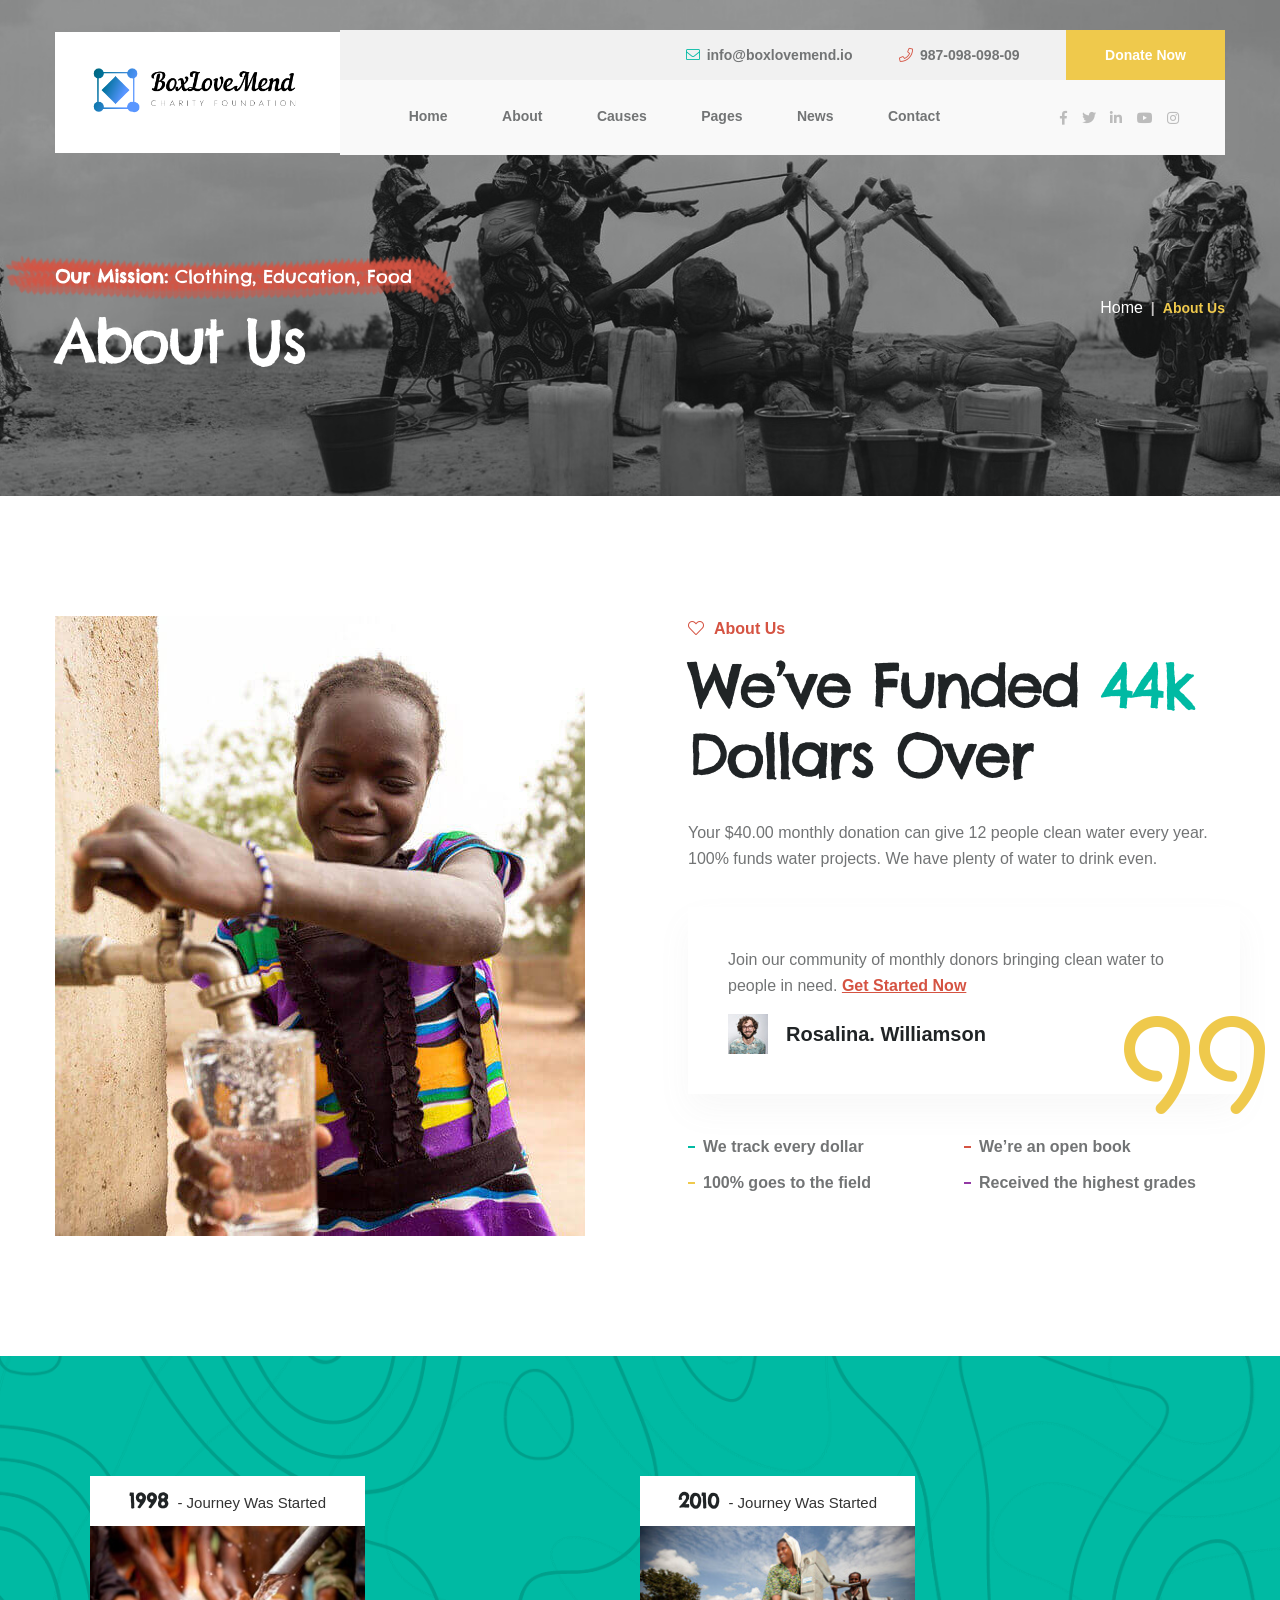
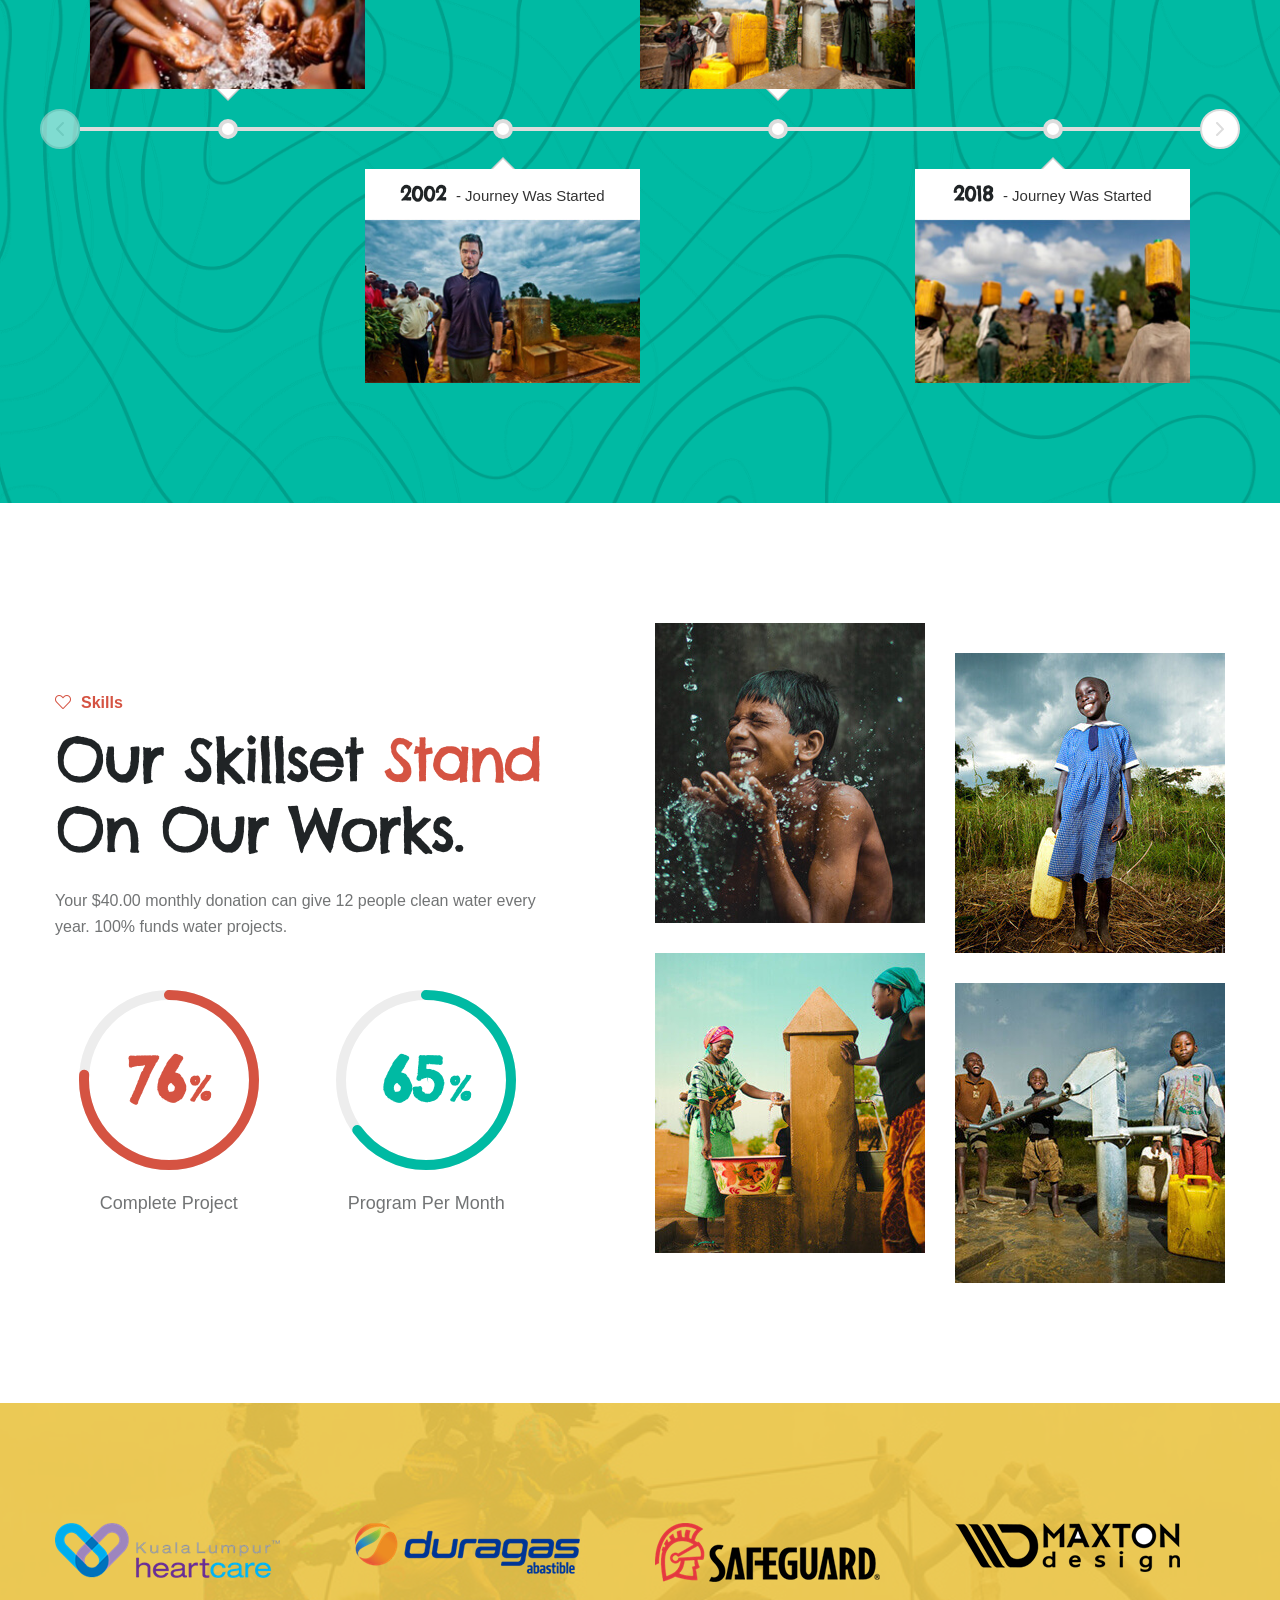
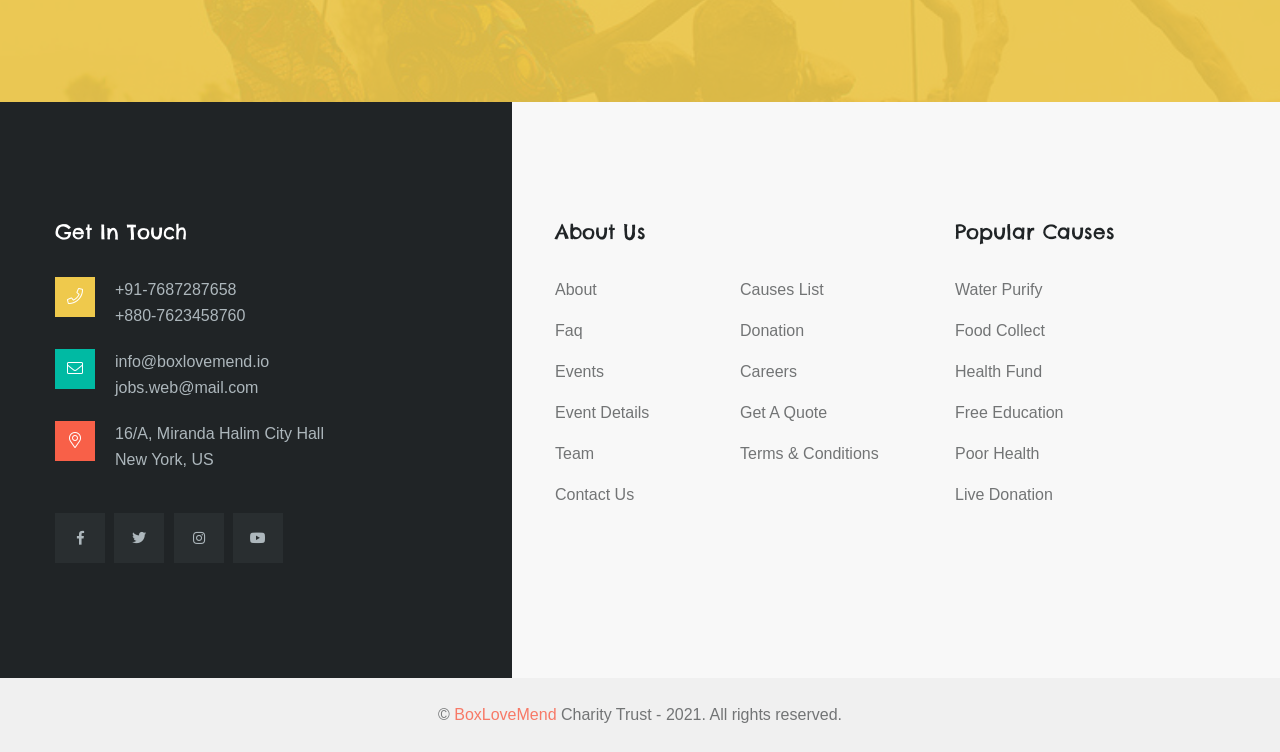
<file: about.html>
<!DOCTYPE html>
<html lang="en">



<head>
    <!-- ========== Meta Tags ========== -->
    <meta charset="UTF-8">
    <meta http-equiv="X-UA-Compatible" content="IE=edge">
    <meta name="viewport" content="width=device-width, initial-scale=1.0">
    <meta name="author" content="keendevs">
    <!-- ======== Page title ============ -->
    <title>BoxLoveMend - Box What You Love & Mend</title>
    <!-- ========== Favicon Icon ========== -->
    <link rel="shortcut icon" href="assets/img/favicon.png">
    <!-- ===========  All Stylesheet ================= -->
    <!--  Icon css plugins -->
    <link rel="stylesheet" href="assets/css/icons.css">
    <!--  animate css plugins -->
    <link rel="stylesheet" href="assets/css/animate.css">
    <!--  magnific-popup css plugins -->
    <link rel="stylesheet" href="assets/css/magnific-popup.css">
    <!--  owl carosuel css plugins -->
    <link rel="stylesheet" href="assets/css/owl.carousel.min.css">
    <!-- mean menu css file -->
    <link rel="stylesheet" href="assets/css/metismenu.css">
    <!--  owl theme css plugins -->
    <link rel="stylesheet" href="assets/css/owl.theme.css">
    <!--  owl theme css plugins -->
    <link rel="stylesheet" href="assets/css/timeline.min.css">
    <!--  Bootstrap css plugins -->
    <link rel="stylesheet" href="assets/css/bootstrap.min.css">
    <!--  main style css file -->
    <link rel="stylesheet" href="assets/css/style.css">
    <!-- template main style css file -->
    <link rel="stylesheet" href="style.css">
    <!-- HTML5 Shim and Respond.js IE8 support of HTML5 elements and media queries -->
    <!-- WARNING: Respond.js doesn't work if you view the page via file:// -->
    <!--[if lt IE 9]>
    <script src="https://oss.maxcdn.com/libs/html5shiv/3.7.0/html5shiv.js"></script>
    <script src="https://oss.maxcdn.com/libs/respond.js/1.4.2/respond.min.js"></script>
    <![endif]-->
</head>

<body>

    <!-- welcome content start from here -->
    <!-- preloader -->
    <div id="preloader" class="preloader">
        <div class="animation-preloader">
            <div class="spinner">                
            </div>
                <div class="txt-loading">
                    <span data-text-preloader="B" class="letters-loading">
                        B
                    </span>
                    <span data-text-preloader="O" class="letters-loading">
                        O
                    </span>
                    <span data-text-preloader="X" class="letters-loading">
                        X
                    </span>
                    <span data-text-preloader="L" class="letters-loading">
                        L
                    </span>
                    <span data-text-preloader="O" class="letters-loading">
                        O
                    </span>
                    <span data-text-preloader="V" class="letters-loading">
                        V
                    </span>
                    <span data-text-preloader="E" class="letters-loading">
                        E
                    </span>
                    <span data-text-preloader="M" class="letters-loading">
                        M
                    </span>
                    <span data-text-preloader="E" class="letters-loading">
                        E
                    </span>
                    <span data-text-preloader="N" class="letters-loading">
                        N
                    </span>
                    <span data-text-preloader="D" class="letters-loading">
                        D
                    </span>
                </div>
            <p class="text-center">Loading</p>
        </div>
        <div class="loader">
            <div class="row">
                <div class="col-3 loader-section section-left">
                    <div class="bg"></div>
                </div>
                <div class="col-3 loader-section section-left">
                    <div class="bg"></div>
                </div>
                <div class="col-3 loader-section section-right">
                    <div class="bg"></div>
                </div>
                <div class="col-3 loader-section section-right">
                    <div class="bg"></div>
                </div>
            </div>
        </div>
    </div>

    <header class="header-wrap header-box-style header-1">
        <div class="container">
            <div class="row align-items-center">
                <div class="col-12 p-0 d-lg-none d-block d-none-mobile">
                    <div class="top-bar text-right">
                        <a href="mailto:info@boxlovemend.io"><i class="fal fa-envelope"></i>info@boxlovemend.io</a>
                        <a href="tel:123-456-7890"><i class="fal fa-phone"></i>987-098-098-09</a>
                        <a href="donation.html" class="d-btn">Donate Now</a>
                    </div>
                </div>
                <div class="col-xl-3 col-6 col-lg-3 pr-0">
                    <div class="logo">
                        <a href="index.html"><img src="assets/img/boxlovemend.png" alt="BoxLoveMend"></a>
                    </div>
                </div>
                <div class="col-xl-9 pl-lg-0 col-lg-9 d-none d-lg-block">
                    <div class="box-wrap">
                        <div class="top-bar text-right">
                            <a href="mailto:info@boxlovemend.io"><i class="fal fa-envelope"></i>info@boxlovemend.io</a>
                            <a href="tel:123-456-7890"><i class="fal fa-phone"></i>987-098-098-09</a>
                            <a href="donation.html" class="d-btn">Donate Now</a>
                        </div>
                        <div class="menu-wrap d-flex align-items-center justify-content-around">
                            <div class="main-menu">
                                <ul>
                                    <li><a href="index.html">Home</a>
<!--                                            <ul class="sub-menu">-->
<!--                                                <li>-->
<!--                                                   <a href="index-2.html">Homepage 1</a>-->
<!--                                                </li>-->
<!--                                                <li>-->
<!--                                                   <a href="index-3.html">Homepage 2</a>-->
<!--                                                </li>-->
<!--                                                <li>-->
<!--                                                   <a href="index-4.html">Homepage 3</a>-->
<!--                                                </li>-->
<!--                                            </ul>-->
                                    </li>
                                    <li><a href="about.html">about</a></li>
                                    <li><a href="causes.html">Causes</a>
                                        <ul class="sub-menu">
                                            <li><a href="causes.html">Causes List</a></li>
                                            <li><a href="cause-details.html">Causes details</a></li>
                                            <li><a href="donation.html">donation</a></li>
                                        </ul>
                                    </li>
                                    <li><a href="#">Pages</a>
                                        <ul class="sub-menu">
                                            <li><a href="faq.html">faq</a></li>
                                            <li><a href="events.html">events</a></li>
                                            <li><a href="event-details.html">event details</a></li>
                                            <li><a href="team.html">Team</a></li>
                                        </ul>
                                    </li>
                                    <li><a href="news.html">News</a></li>
                                    <li><a href="contact.html">Contact</a></li>
                                </ul>
                            </div>
                            <div class="social-link">
                                <a href="#"><i class="fab fa-facebook-f"></i></a>
                                <a href="#"><i class="fab fa-twitter"></i></a>
                                <a href="#"><i class="fab fa-linkedin-in"></i></a>
                                <a href="#"><i class="fab fa-youtube"></i></a>
                                <a href="#"><i class="fab fa-instagram"></i></a>
                            </div>
                        </div>                        
                    </div>                    
                </div>                
                <div class="col-6 d-lg-none d-block pl-0">
                    <div class="mobile-nav-wrap">                    
                        <div id="hamburger">
                            <i class="fal fa-bars"></i>
                        </div>
                        <!-- mobile menu - responsive menu  -->
                        <div class="mobile-nav">
                            <button type="button" class="close-nav">
                                <i class="fal fa-times-circle"></i>
                            </button>
                            <nav class="sidebar-nav">
                                <ul class="metismenu" id="mobile-menu">
                                    <li><a class="has-arrow" href="index.html">Home</a>
<!--                                                <ul class="sub-menu">-->
<!--                                                    <li><a href="index-2.html">Homepage 1</a></li>-->
<!--                                                    <li><a href="index-3.html">Homepage 2</a></li>-->
<!--                                                    <li><a href="index-4.html">Homepage 3</a></li>-->
<!--                                                </ul>-->
                                    </li>
                                    <li><a href="about.html">about</a></li>
                                    <li>
                                        <a class="has-arrow" href="causes.html">Causes</a>
                                        <ul class="sub-menu">
                                            <li><a href="causes.html">Causes List</a></li>
                                            <li><a href="cause-details.html">Causes details</a></li>
                                            <li><a href="donation.html">donation</a></li>
                                        </ul>
                                    </li>
                                    <li>
                                        <a class="has-arrow" href="#">Pages</a>
                                        <ul class="sub-menu">
                                            <li><a href="faq.html">faq</a></li>
                                            <li><a href="events.html">events</a></li>
                                            <li><a href="event-details.html">event details</a></li>
                                            <li><a href="team.html">Team</a></li>
                                        </ul>
                                    </li>
                                    <li><a href="news.html">News</a></li>
                                    <li><a href="contact.html">Contact</a></li>
                                </ul>
                            </nav>

                            <div class="action-bar">
                                <a href="mailto:info@boxlovemend.io"><i class="fal fa-envelope"></i>info@boxlovemend.io</a>
                                <a href="tel:123-456-7890"><i class="fal fa-phone"></i>987-098-098-09</a>
                                <a href="donation.html" class="d-btn theme-btn">Donate Now</a>
                            </div>
                        </div>                            
                    </div>
                    <div class="overlay"></div>
                </div>
            </div>
        </div>
    </header>

    <section class="page-banner-wrap bg-cover" style="background-image: url('assets/img/page-banner.jpg')">
        <div class="container">
            <div class="row align-items-center">
                <div class="col-md-8">
                    <div class="page-heading text-white">
                        <div class="sub-title">
                            <h4><strong>Our Mission:</strong> Clothing, Education, Food</h4>
                        </div>
                        <div class="page-title">
                            <h1>About Us</h1>
                        </div>
                    </div>
                </div>
                <div class="col-md-4">
                    <nav aria-label="breadcrumb">
                        <ol class="breadcrumb">
                          <li class="breadcrumb-item"><a href="index-2.html">Home</a></li>
                          <li class="breadcrumb-item active" aria-current="page">about us</li>
                        </ol>
                    </nav>
                </div>
            </div>
        </div>
    </section>

    <section class="about-us-section section-padding about-page">
        <div class="container">
            <div class="row">
                <div class="col-lg-6">
                    <div class="about-shots">
                        <div class="about-main-img">
                            <img src="assets/img/gridl-withglass.jpg" alt="" class="img-fluid">
                        </div>
                    </div>
                </div>
                <div class="col-lg-6 about_left_content mt-0 pr-lg-0 pl-lg-5">
                    <div class="section-title">
                        <span><i class="fal fa-heart"></i>About Us</span>
                        <h1>We’ve Funded <span>44k</span> Dollars Over</h1>
                    </div>
                    <p>Your $40.00 monthly donation can give 12 people clean water every year. 100% funds water projects. We have plenty of water to drink even.</p>
                    
                    <div class="testimonial-quote">
                        <div class="feedback">
                            Join our community of monthly donors bringing clean water to
                                people in need. <a href="#">Get Started Now</a>
                        </div>
                        <div class="user-info d-flex align-items-center">
                            <div class="profile-img bg-cover" style="background-image: url('assets/img/user-img.jpg')">                                
                            </div>
                            <span>Rosalina. Williamson</span>
                        </div>
                    </div>

                    <ul class="list-box">
                        <li>We track every dollar</li>
                        <li>We’re an open book</li>
                        <li>100% goes to the field</li>
                        <li>Received the highest grades</li>
                    </ul>
                </div>
            </div>
        </div>
    </section>

    <div class="timeline-wrap bg-cover section-padding" style="background-image: url('assets/img/timeline-bg.png')">
        <div class="container">
            <div class="row">
                <div class="col-12 p-md-0">
                    <div class="featured-timeline">
                        <div class="timeline">
                            <div class="timeline__wrap">
                              <div class="timeline__items">
                                
                                <div class="timeline__item">
                                  <div class="timeline__content">
                                    <h2>1998</h2>
                                    <p>- Journey Was Started</p>
                                    <img src="assets/img/timeline/1.jpg" alt="">
                                  </div>
                                </div>
                                
                                <div class="timeline__item">
                                  <div class="timeline__content">
                                    <h2>2002</h2>
                                    <p>- Journey Was Started</p>
                                    <img src="assets/img/timeline/2.jpg" alt="">
                                  </div>
                                </div>
                                
                                <div class="timeline__item">
                                  <div class="timeline__content">
                                    <h2>2010</h2>
                                    <p>- Journey Was Started</p>
                                    <img src="assets/img/timeline/3.jpg" alt="">
                                  </div>
                                </div>
                                
                                <div class="timeline__item">
                                  <div class="timeline__content">
                                    <h2>2018</h2>
                                    <p>- Journey Was Started</p>
                                    <img src="assets/img/timeline/4.jpg" alt="">
                                  </div>
                                </div>
                                
                                <div class="timeline__item">
                                  <div class="timeline__content">
                                    <h2>2020</h2>
                                    <p>- Journey Was Started</p>
                                    <img src="assets/img/timeline/1.jpg" alt="">
                                  </div>
                                </div>
                                
                                <div class="timeline__item">
                                  <div class="timeline__content">
                                    <h2>2021</h2>
                                    <p>- Journey Was Started</p>
                                    <img src="assets/img/timeline/2.jpg" alt="">
                                  </div>
                                </div>
                                
                              </div>
                            </div>
                        </div>
                    </div>
                </div>
            </div>
        </div>
    </div>

    <section class="skills-section section-padding">
        <div class="container">
            <div class="row align-items-center">
                <div class="col-lg-5 pr-lg-0">
                    <div class="section-title mb-4">
                        <span><i class="fal fa-heart"></i>skills</span>
                        <h1>Our Skillset <span>Stand</span> On Our Works.</h1>
                    </div>
                    <p>Your $40.00 monthly donation can give 12 people clean water every year. 100% funds water projects.</p>
                    <div class="skills-list row text-center">
                        <div class="single-skill col-sm-6 col-12">
                            <div class="skillprogress" data-bar-color='#d55342' data-percent="76">
                                <span class="percent"></span>
                            </div>
                            <p>Complete Project</p>
                        </div>
                        <div class="single-skill col-sm-6 col-12">
                            <div class="skillprogress" data-bar-color='#00baa3' data-percent="65">
                                <span class="percent"></span>
                            </div>
                            <p>Program Per Month</p>
                        </div>
                    </div>                    
                </div>
                <div class="col-lg-6 offset-lg-1 mt-5 mt-lg-0">
                    <div class="skill-box-items row text-center">
                        <div class="col-12 col-sm-6">
                            <div class="single-skill-box bg-cover" style="background-image: url('assets/img/skill1.jpg')">
                                <div class="skill-content">
                                    <div class="icon">
                                        <i class="fal fa-tint"></i>
                                    </div>
                                    <h3>Our Goal</h3>
                                    <p>Become the One Who is Considered a Hero</p>
                                </div>
                            </div>
                        </div>
                        <div class="col-12 col-sm-6">
                            <div class="single-skill-box bg-cover" style="background-image: url('assets/img/skill2.jpg')">
                                <div class="skill-content">
                                    <div class="icon">
                                        <i class="fal fa-hands-heart"></i>
                                    </div>
                                    <h3>Our Missions</h3>
                                    <p>Become the One Who is Considered a Hero</p>
                                </div>
                            </div>
                        </div>
                        <div class="col-12 col-sm-6">
                            <div class="single-skill-box bg-cover" style="background-image: url('assets/img/skill3.jpg')">
                                <div class="skill-content">
                                    <div class="icon">
                                        <i class="fal fa-medkit"></i>
                                    </div>
                                    <h3>Our Achievement</h3>
                                    <p>Become the One Who is Considered a Hero</p>
                                </div>
                            </div>
                        </div>
                        <div class="col-12 col-sm-6">
                            <div class="single-skill-box bg-cover" style="background-image: url('assets/img/skill4.jpg')">
                                <div class="skill-content">
                                    <div class="icon">
                                        <i class="fal fa-house-flood"></i>
                                    </div>
                                    <h3>Our Dream</h3>
                                    <p>Become the One Who is Considered a Hero</p>
                                </div>
                            </div>
                        </div>
                    </div>
                </div>
            </div>
        </div>
    </section>    

    <section class="brands-carousel-section bg-cover bg-overlay section-padding"  style="background-image: url('assets/img/brand_carousel_bg.jpg')">
        <div class="container">
            <div class="row align-items-center">
                <div class="col-12 col-lg-12">
                    <div class="brands-carousel-active owl-carousel d-flex align-items-center">
                        <div class="single-brand-logo">
                            <img src="assets/img/brand/1.png" alt="">
                        </div>
                        <div class="single-brand-logo">
                            <img src="assets/img/brand/2.png" alt="">
                        </div>
                        <div class="single-brand-logo">
                            <img src="assets/img/brand/3.png" alt="">
                        </div>
                        <div class="single-brand-logo">
                            <img src="assets/img/brand/4.png" alt="">
                        </div>
                        <div class="single-brand-logo">
                            <img src="assets/img/brand/5.png" alt="">
                        </div>
                        <div class="single-brand-logo">
                            <img src="assets/img/brand/6.png" alt="">
                        </div>
                        <div class="single-brand-logo">
                            <img src="assets/img/brand/1.png" alt="">
                        </div>
                    </div>
                </div>
            </div>
        </div>
    </section> 


    <footer class="footer-1 footer-wrap">
        <div class="footer-widgets section-bg pt-60 pb-60">            
            <div class="container">
                <div class="row">
                    <div class="col-md-6 col-xl-4 col-12">                        
                        <div class="single-footer-wid site-info-widget">
                            <div class="wid-title">
                                <h4>Get In Touch</h4>
                            </div>
                            <div class="contact-us">
                                <div class="single-contact-info">
                                    <div class="icon">
                                        <i class="fal fa-phone"></i>
                                    </div>
                                    <div class="contact-info">
                                        <span>+91-7687287658</span>
                                        <span>+880-7623458760</span>
                                    </div>
                                </div>
                                <div class="single-contact-info">
                                    <div class="icon">
                                        <i class="fal fa-envelope"></i>
                                    </div>
                                    <div class="contact-info">
                                        <span>info@boxlovemend.io</span>
                                        <span>jobs.web@mail.com</span>
                                    </div>
                                </div>
                                <div class="single-contact-info">
                                    <div class="icon">
                                        <i class="fal fa-map-marker-alt"></i>
                                    </div>
                                    <div class="contact-info">
                                        <span>16/A, Miranda Halim City Hall<br/> New York, US</span>
                                    </div>
                                </div>
                            </div>

                            <div class="social-link">
                                <a href="#"><i class="fab fa-facebook-f"></i></a>
                                <a href="#"><i class="fab fa-twitter"></i></a>
                                <a href="#"><i class="fab fa-instagram"></i></a>
                                <a href="#"><i class="fab fa-youtube"></i></a>
                            </div>
                        </div>
                    </div> <!-- /.col-lg-3 - single-footer-wid -->
                    <div class="col-md-6 col-xl-4 offset-xl-1 col-12">
                        <div class="single-footer-wid">
                            <div class="wid-title">
                                <h4>About Us</h4>
                            </div>
                            <div class="special-menu">
                                <ul>
                                    <li><a href="about.html">about</a></li>
                                    <li><a href="faq.html">faq</a></li>
                                    <li><a href="events.html">events</a></li>
                                    <li><a href="event-details.html">event details</a></li>
                                    <li><a href="team.html">Team</a></li>                                  
                                    <li><a href="contact.html">Contact Us</a></li>                                    
                                </ul>
                            </div>
                            <div class="special-menu">
                                <ul>
                                    <li><a href="causes.html">Causes List</a></li>
                                    <li><a href="donation.html">donation</a></li>
                                    <li><a href="team.html">Careers</a></li>
                                    <li><a href="contact.html">Get A Quote</a></li>
                                    <li><a href="faq.html">Terms & Conditions</a></li>
                                </ul>
                            </div>
                        </div>
                    </div> <!-- /.col-lg-3 - single-footer-wid -->
                    <div class="col-md-6 col-xl-3 col-12">
                        <div class="single-footer-wid">
                            <div class="wid-title">
                                <h4>Popular Causes</h4>
                            </div>
                            <ul>
                                <li><a href="causes.html">Water Purify</a></li>
                                <li><a href="causes.html">Food Collect</a></li>
                                <li><a href="causes.html">Health Fund</a></li>
                                <li><a href="causes.html">Free Education</a></li>
                                <li><a href="causes.html">Poor Health</a></li>
                                <li><a href="causes.html">Live Donation</a></li>                              
                            </ul>
                        </div>
                    </div> <!-- /.col-lg-3 - single-footer-wid -->

                </div>
            </div>
        </div>
        <div class="footer-bottom">
            <div class="container">
                <div class="row">
                    <div class="col-lg-12 col-12 text-center">
                        <div class="copyright-info">
                            <p>&copy; <a href="index-2.html">BoxLoveMend</a> Charity Trust - 2021. All rights reserved.</p>
                        </div>
                    </div>
                </div>
            </div>
        </div>
    </footer>

    <!--  ALl JS Plugins
    ====================================== -->
    <script src="assets/js/jquery.min.js"></script>
    <script src="assets/js/modernizr.min.js"></script>
    <script src="assets/js/jquery.easing.js"></script>
    <script src="assets/js/popper.min.js"></script>
    <script src="assets/js/bootstrap.min.js"></script>
    <script src="assets/js/isotope.pkgd.min.js"></script>
    <script src="assets/js/imageload.min.js"></script>
    <script src="assets/js/scrollUp.min.js"></script>
    <script src="assets/js/owl.carousel.min.js"></script>
    <script src="assets/js/magnific-popup.min.js"></script>
    <script src="assets/js/waypoint.js"></script>
    <script src="assets/js/easypiechart.min.js"></script>
    <script src="assets/js/counterup.min.js"></script>
    <script src="assets/js/wow.min.js"></script>
    <script src="assets/js/metismenu.js"></script>
    <script src="assets/js/timeline.min.js"></script>
    <script src="assets/js/ajax-mail.js"></script>
    <script src="assets/js/active.js"></script>
</body>



</html>
</file>
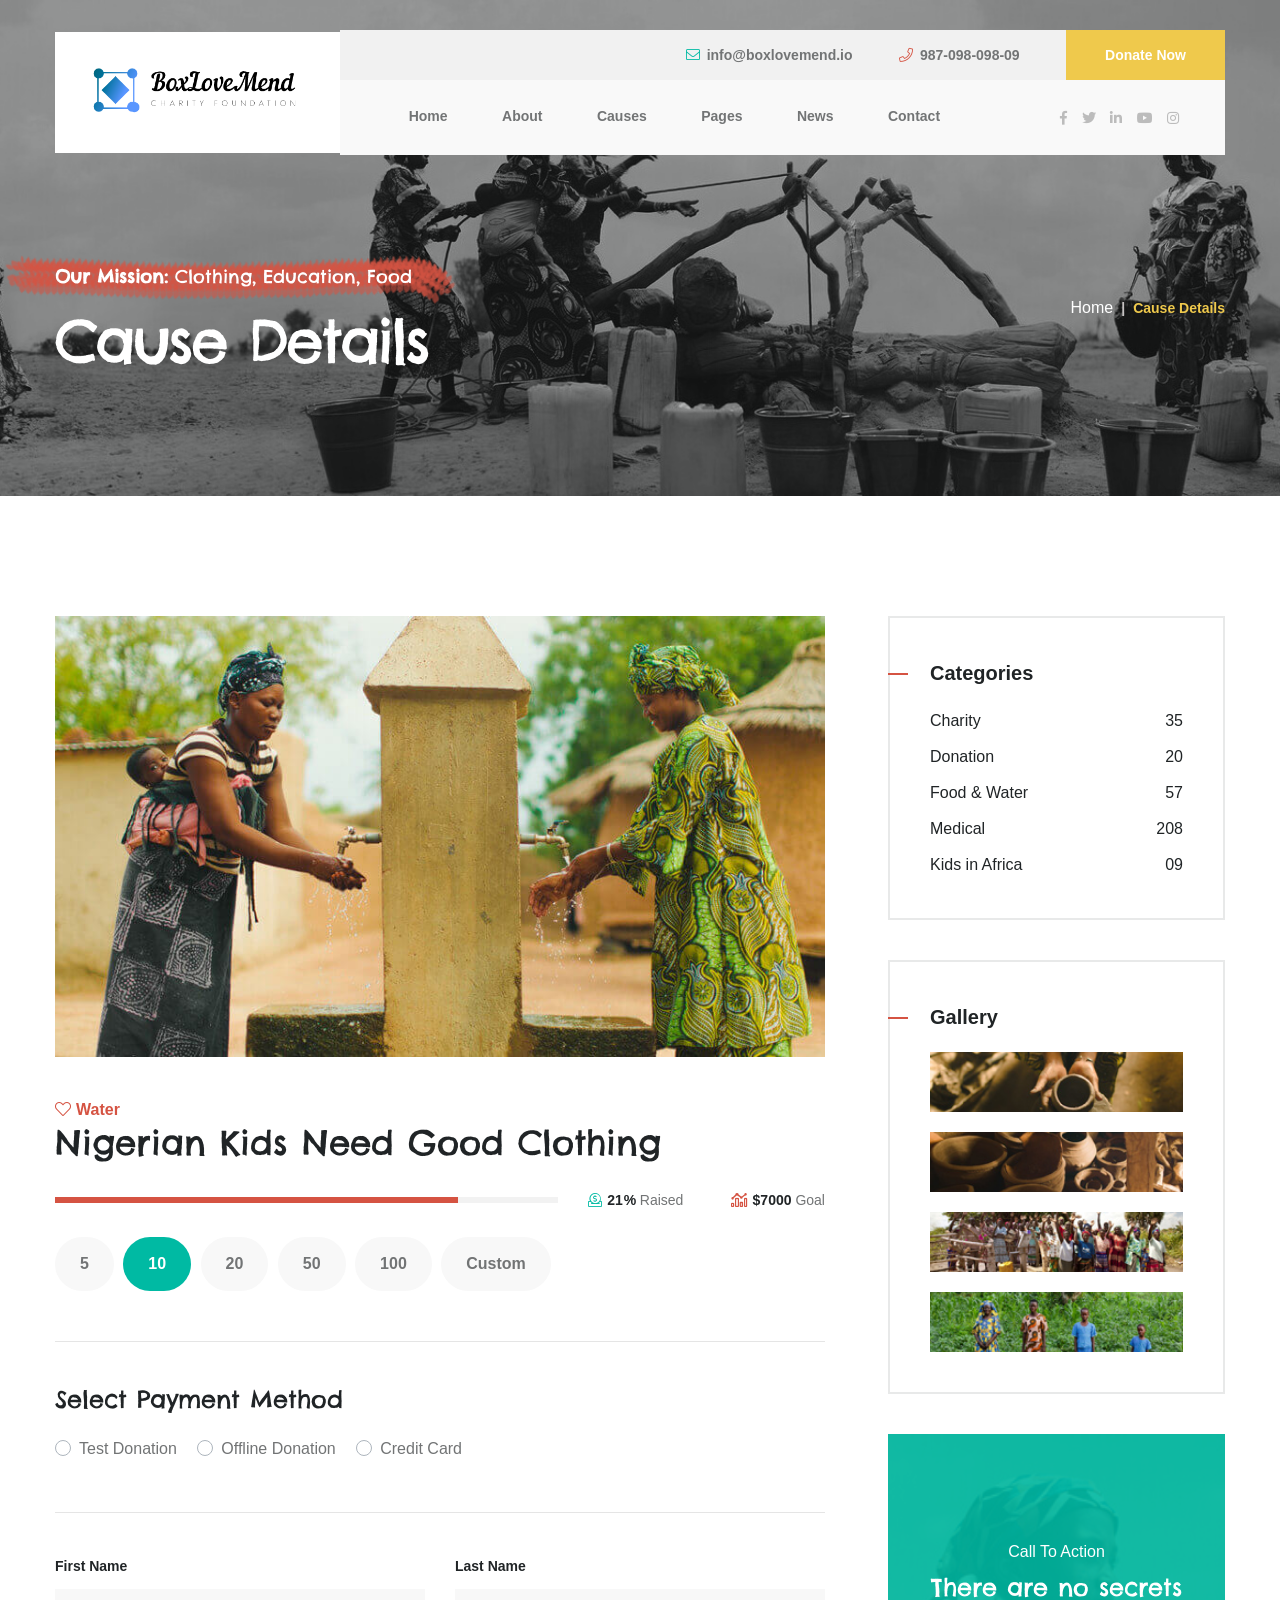
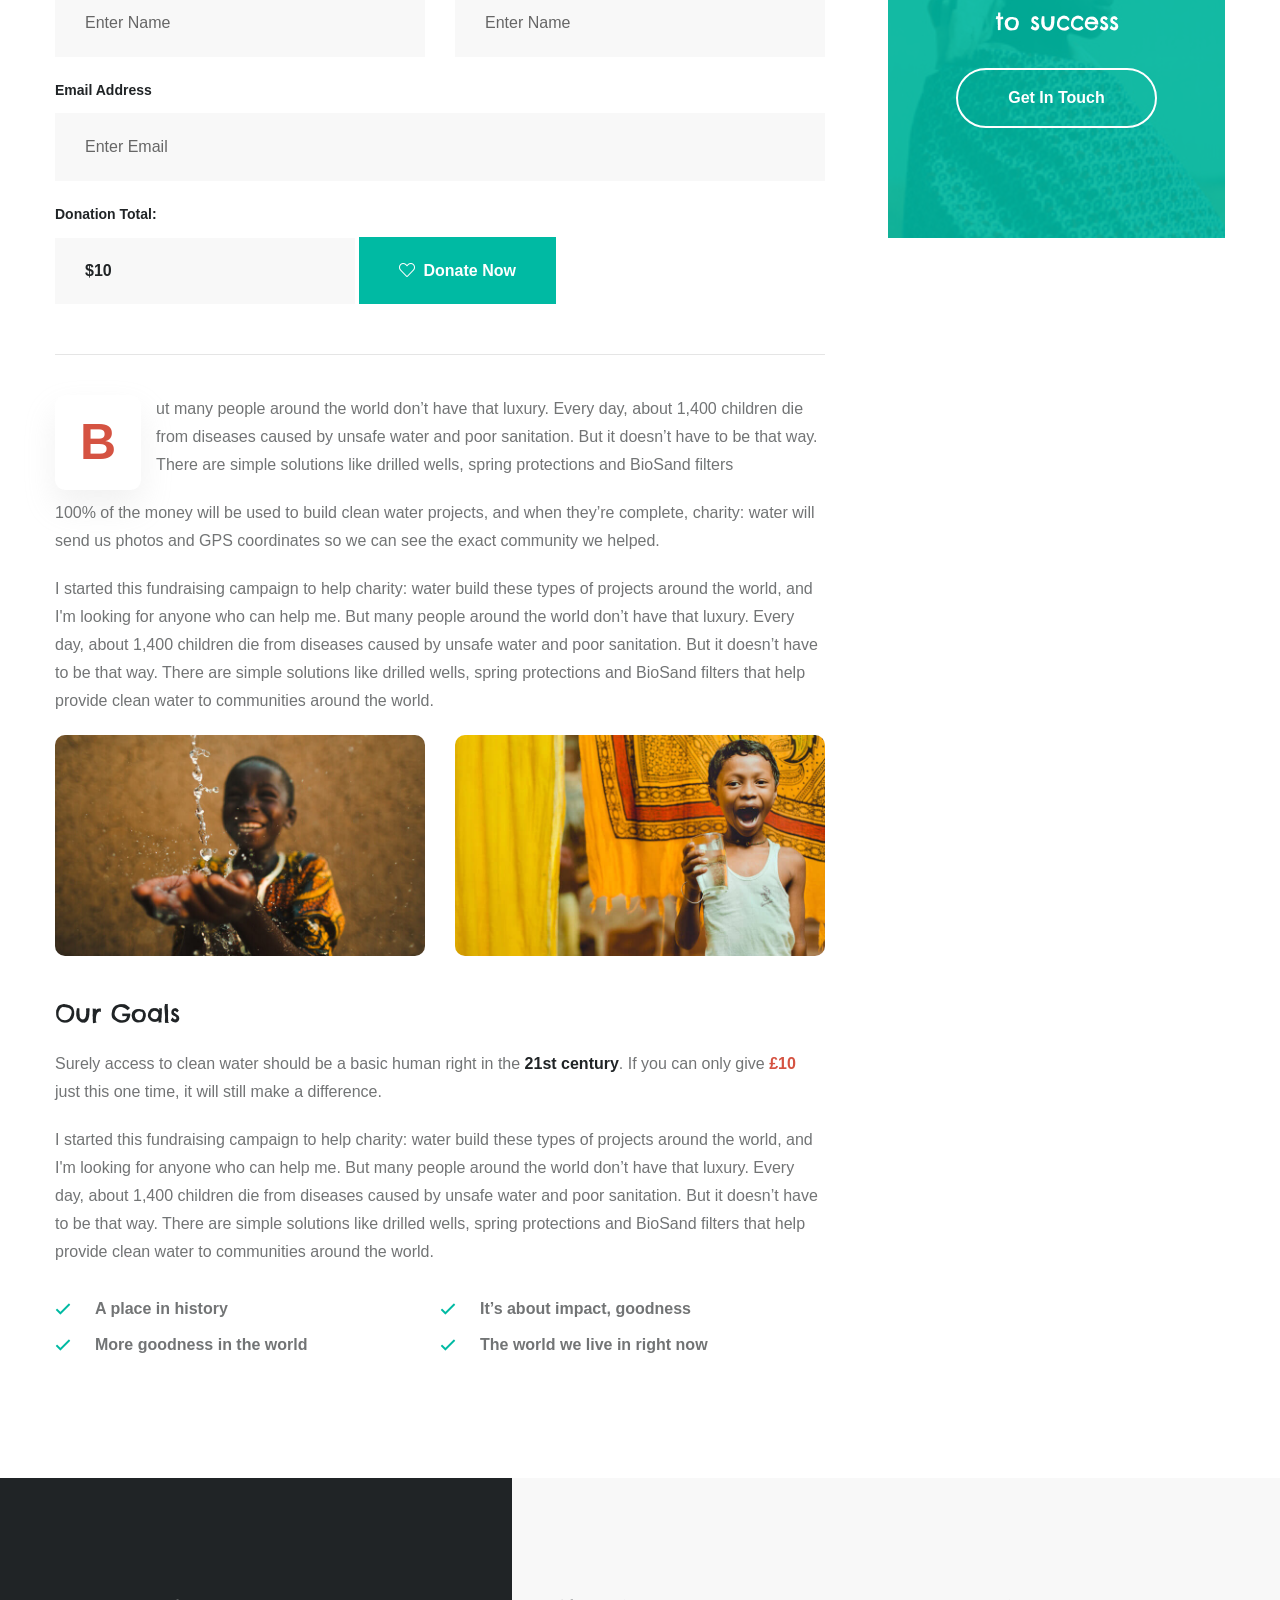
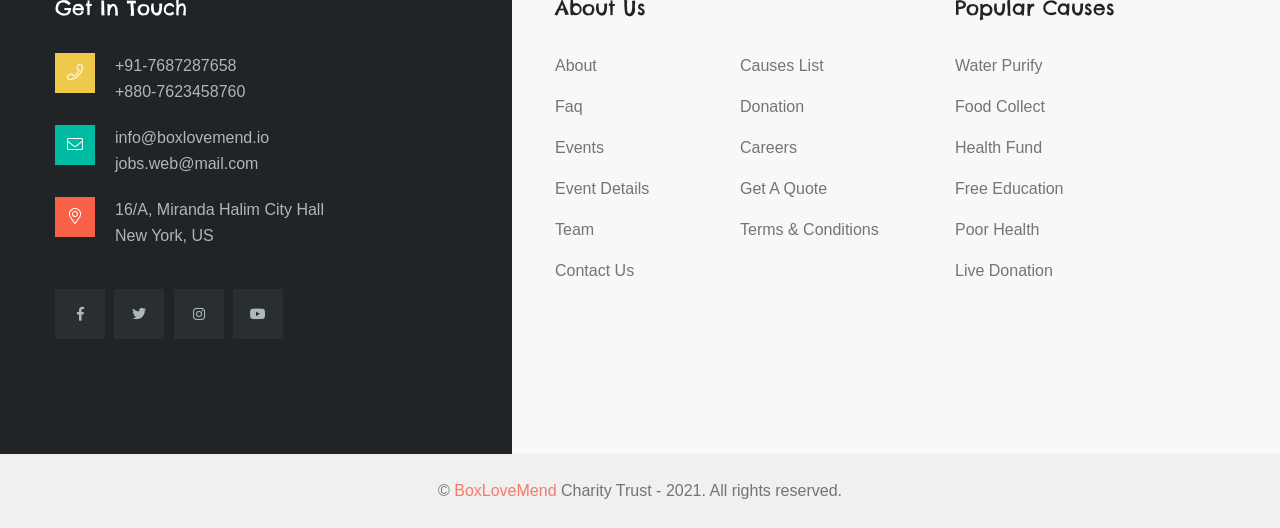
<file: cause-details.html>
<!DOCTYPE html>
<html lang="en">



<head>
    <!-- ========== Meta Tags ========== -->
    <meta charset="UTF-8">
    <meta http-equiv="X-UA-Compatible" content="IE=edge">
    <meta name="viewport" content="width=device-width, initial-scale=1.0">
    <meta name="author" content="keendevs">
    <!-- ======== Page title ============ -->
    <title>BoxLoveMend - Box What You Love & Mend</title>
    <!-- ========== Favicon Icon ========== -->
    <link rel="shortcut icon" href="assets/img/favicon.png">
    <!-- ===========  All Stylesheet ================= -->
    <!--  Icon css plugins -->
    <link rel="stylesheet" href="assets/css/icons.css">
    <!--  animate css plugins -->
    <link rel="stylesheet" href="assets/css/animate.css">
    <!--  magnific-popup css plugins -->
    <link rel="stylesheet" href="assets/css/magnific-popup.css">
    <!--  owl carosuel css plugins -->
    <link rel="stylesheet" href="assets/css/owl.carousel.min.css">
    <!-- metismenu css file -->
    <link rel="stylesheet" href="assets/css/metismenu.css">
    <!--  owl theme css plugins -->
    <link rel="stylesheet" href="assets/css/owl.theme.css">
    <!--  owl theme css plugins -->
    <link rel="stylesheet" href="assets/css/timeline.min.css">
    <!--  Bootstrap css plugins -->
    <link rel="stylesheet" href="assets/css/bootstrap.min.css">
    <!--  main style css file -->
    <link rel="stylesheet" href="assets/css/style.css">
    <!-- template main style css file -->
    <link rel="stylesheet" href="style.css">
    <!-- HTML5 Shim and Respond.js IE8 support of HTML5 elements and media queries -->
    <!-- WARNING: Respond.js doesn't work if you view the page via file:// -->
    <!--[if lt IE 9]>
    <script src="https://oss.maxcdn.com/libs/html5shiv/3.7.0/html5shiv.js"></script>
    <script src="https://oss.maxcdn.com/libs/respond.js/1.4.2/respond.min.js"></script>
    <![endif]-->
</head>

<body>
    <!-- preloader -->
    <div id="preloader" class="preloader">
        <div class="animation-preloader">
            <div class="spinner">                
            </div>
                <div class="txt-loading">
                    <span data-text-preloader="B" class="letters-loading">
                        B
                    </span>
                    <span data-text-preloader="O" class="letters-loading">
                        O
                    </span>
                    <span data-text-preloader="X" class="letters-loading">
                        X
                    </span>
                    <span data-text-preloader="L" class="letters-loading">
                        L
                    </span>
                    <span data-text-preloader="O" class="letters-loading">
                        O
                    </span>
                    <span data-text-preloader="V" class="letters-loading">
                        V
                    </span>
                    <span data-text-preloader="E" class="letters-loading">
                        E
                    </span>
                    <span data-text-preloader="M" class="letters-loading">
                        M
                    </span>
                    <span data-text-preloader="E" class="letters-loading">
                        E
                    </span>
                    <span data-text-preloader="N" class="letters-loading">
                        N
                    </span>
                    <span data-text-preloader="D" class="letters-loading">
                        D
                    </span>
                </div>
            <p class="text-center">Loading</p>
        </div>
        <div class="loader">
            <div class="row">
                <div class="col-3 loader-section section-left">
                    <div class="bg"></div>
                </div>
                <div class="col-3 loader-section section-left">
                    <div class="bg"></div>
                </div>
                <div class="col-3 loader-section section-right">
                    <div class="bg"></div>
                </div>
                <div class="col-3 loader-section section-right">
                    <div class="bg"></div>
                </div>
            </div>
        </div>
    </div>

    <!-- welcome content start from here -->

    <header class="header-wrap header-box-style header-1">
        <div class="container">
            <div class="row align-items-center">
                <div class="col-12 p-0 d-lg-none d-block d-none-mobile">
                    <div class="top-bar text-right">
                        <a href="mailto:info@boxlovemend.io"><i class="fal fa-envelope"></i>info@boxlovemend.io</a>
                        <a href="tel:123-456-7890"><i class="fal fa-phone"></i>987-098-098-09</a>
                        <a href="donation.html" class="d-btn">Donate Now</a>
                    </div>
                </div>
                <div class="col-xl-3 col-6 col-lg-3 pr-0">
                    <div class="logo">
                        <a href="index.html"><img src="assets/img/boxlovemend.png" alt="BoxLoveMend"></a>
                    </div>
                </div>
                <div class="col-xl-9 pl-lg-0 col-lg-9 d-none d-lg-block">
                    <div class="box-wrap">
                        <div class="top-bar text-right">
                            <a href="mailto:info@boxlovemend.io"><i class="fal fa-envelope"></i>info@boxlovemend.io</a>
                            <a href="tel:123-456-7890"><i class="fal fa-phone"></i>987-098-098-09</a>
                            <a href="donation.html" class="d-btn">Donate Now</a>
                        </div>
                        <div class="menu-wrap d-flex align-items-center justify-content-around">
                            <div class="main-menu">
                                <ul>
                                    <li><a href="index.html">Home</a>
<!--                                            <ul class="sub-menu">-->
<!--                                                <li>-->
<!--                                                   <a href="index-2.html">Homepage 1</a>-->
<!--                                                </li>-->
<!--                                                <li>-->
<!--                                                   <a href="index-3.html">Homepage 2</a>-->
<!--                                                </li>-->
<!--                                                <li>-->
<!--                                                   <a href="index-4.html">Homepage 3</a>-->
<!--                                                </li>-->
<!--                                            </ul>-->
                                    </li>
                                    <li><a href="about.html">about</a></li>
                                    <li><a href="causes.html">Causes</a>
                                        <ul class="sub-menu">
                                            <li><a href="causes.html">Causes List</a></li>
                                            <li><a href="cause-details.html">Causes details</a></li>
                                            <li><a href="donation.html">donation</a></li>
                                        </ul>
                                    </li>
                                    <li><a href="#">Pages</a>
                                        <ul class="sub-menu">
                                            <li><a href="faq.html">faq</a></li>
                                            <li><a href="events.html">events</a></li>
                                            <li><a href="event-details.html">event details</a></li>
                                            <li><a href="team.html">Team</a></li>
                                        </ul>
                                    </li>
                                    <li><a href="news.html">News</a></li>
                                    <li><a href="contact.html">Contact</a></li>
                                </ul>
                            </div>
                            <div class="social-link">
                                <a href="#"><i class="fab fa-facebook-f"></i></a>
                                <a href="#"><i class="fab fa-twitter"></i></a>
                                <a href="#"><i class="fab fa-linkedin-in"></i></a>
                                <a href="#"><i class="fab fa-youtube"></i></a>
                                <a href="#"><i class="fab fa-instagram"></i></a>
                            </div>
                        </div>                        
                    </div>                    
                </div>                
                <div class="col-6 d-lg-none d-block pl-0">
                    <div class="mobile-nav-wrap">                    
                        <div id="hamburger">
                            <i class="fal fa-bars"></i>
                        </div>
                        <!-- mobile menu - responsive menu  -->
                        <div class="mobile-nav">
                            <button type="button" class="close-nav">
                                <i class="fal fa-times-circle"></i>
                            </button>
                            <nav class="sidebar-nav">
                                <ul class="metismenu" id="mobile-menu">
                                    <li><a class="has-arrow" href="index.html">Home</a>
<!--                                                <ul class="sub-menu">-->
<!--                                                    <li><a href="index-2.html">Homepage 1</a></li>-->
<!--                                                    <li><a href="index-3.html">Homepage 2</a></li>-->
<!--                                                    <li><a href="index-4.html">Homepage 3</a></li>-->
<!--                                                </ul>-->
                                    </li>
                                    <li><a href="about.html">about</a></li>
                                    <li>
                                        <a class="has-arrow" href="causes.html">Causes</a>
                                        <ul class="sub-menu">
                                            <li><a href="causes.html">Causes List</a></li>
                                            <li><a href="cause-details.html">Causes details</a></li>
                                            <li><a href="donation.html">donation</a></li>
                                        </ul>
                                    </li>
                                    <li>
                                        <a class="has-arrow" href="#">Pages</a>
                                        <ul class="sub-menu">
                                            <li><a href="faq.html">faq</a></li>
                                            <li><a href="events.html">events</a></li>
                                            <li><a href="event-details.html">event details</a></li>
                                            <li><a href="team.html">Team</a></li>
                                        </ul>
                                    </li>
                                    <li><a href="news.html">News</a></li>
                                    <li><a href="contact.html">Contact</a></li>
                                </ul>
                            </nav>

                            <div class="action-bar">
                                <a href="mailto:info@boxlovemend.io"><i class="fal fa-envelope"></i>info@boxlovemend.io</a>
                                <a href="tel:123-456-7890"><i class="fal fa-phone"></i>987-098-098-09</a>
                                <a href="donation.html" class="d-btn theme-btn">Donate Now</a>
                            </div>
                        </div>                            
                    </div>
                    <div class="overlay"></div>
                </div>
            </div>
        </div>
    </header>   

    <section class="page-banner-wrap bg-cover" style="background-image: url('assets/img/page-banner.jpg')">
        <div class="container">
            <div class="row align-items-center">
                <div class="col-md-8">
                    <div class="page-heading text-white">
                        <div class="sub-title">
                            <h4><strong>Our Mission:</strong> Clothing, Education, Food</h4>
                        </div>
                        <div class="page-title">
                            <h1>Cause Details</h1>
                        </div>
                    </div>
                </div>
                <div class="col-md-4">
                    <nav aria-label="breadcrumb">
                        <ol class="breadcrumb">
                          <li class="breadcrumb-item"><a href="index-3.html">Home</a></li>
                          <li class="breadcrumb-item active" aria-current="page">Cause Details</li>
                        </ol>
                    </nav>
                </div>
            </div>
        </div>
    </section>

    <section class="cause-contents-wrapper section-padding">
        <div class="container">
            <div class="row">
                <div class="col-lg-8 col-12">
                    <div class="cause-details-wrapper">
                        <div class="featured-thumb">
                            <img src="assets/img/cause-details.jpg" alt="">
                        </div>
                        <div class="give-form-wrap cause-form-wrap">
                            <div class="cause-meta">
                                <a href="#" class="cause-cat"><i class="fal fa-heart"></i>water</a>
                            </div>
                            <h2 class="give-form-title">Nigerian Kids Need Good Clothing</h2>
                            <div class="total-bar-counts row align-items-center">
                                <div class="goal-progress-wrap col-12 col-lg-8 col-md-7">
                                    <div class="progress">
                                        <div class="progress-bar wow fadeInLeft" role="progressbar" style="width:80%"></div>
                                    </div>
                                </div>
                                <div class="cause-amount d-flex mt-3 mt-md-0 justify-content-between col-12 col-lg-4 col-md-5">
                                    <div class="price-raised">
                                        <i class="fal fa-donate"></i><span>70</span>   Raised
                                    </div>
                                    <div class="price-goal">
                                        <i class="far fa-analytics"></i><span>$7000</span> Goal
                                    </div>
                                </div>
                            </div>
                            <form action="#" class="give-form">

                                <div class="donate-amount-buttons give-donation-amount">
                                    <span name="donateamount" value="5.00">5</span>
                                    <span name="donateamount" value="10.00" class="active">10</span>
                                    <span name="donateamount" value="20.00">20</span>
                                    <span name="donateamount" value="50.00">50</span>
                                    <span name="donateamount" value="100.00">100</span>
                                    <span>custom</span>
                                </div>

                                <div class="give-payment-mode-select">
                                    <h3>Select Payment Method</h3>
                                    <div class="custom-control custom-radio custom-control-inline">
                                        <input type="radio" id="method1" name="paymentmode" class="custom-control-input">
                                        <label class="custom-control-label" for="method1">Test Donation</label>
                                    </div>
                                    <div class="custom-control custom-radio custom-control-inline">
                                        <input type="radio" id="method2" name="paymentmode" class="custom-control-input">
                                        <label class="custom-control-label" for="method2">Offline Donation</label>
                                    </div>
                                    <div class="custom-control custom-radio custom-control-inline">
                                        <input type="radio" id="method3" name="paymentmode" class="custom-control-input">
                                        <label class="custom-control-label" for="method3">Credit Card</label>
                                    </div>
                                </div>
                                <div class="give-purchase-form-wrap">                                    
                                    <div class="row">
                                        <div class="col-md-6 col-12">
                                            <div class="single-personal-info">
                                                <label for="fname">First Name</label>
                                                <input type="text" class="give-input" id="fname" placeholder="Enter Name" >                                         
                                            </div>
                                        </div>
                                        <div class="col-md-6 col-12">
                                            <div class="single-personal-info">
                                                <label for="lname">Last Name</label>
                                                <input type="text" class="give-input" id="lname" placeholder="Enter Name">                                         
                                            </div>
                                        </div>
                                        <div class="col-md-12 col-12">
                                            <div class="single-personal-info">
                                                <label for="email">Email Address</label>
                                                <input type="email" class="give-input" id="email" placeholder="Enter Email" >                                         
                                            </div>
                                        </div>
                                        <div class="col-md-12 col-12">
                                            <div class="donate-total-amount">
                                                <div class="give-donation-total-label">Donation Total:</div>
                                                <div class="give-final-total-amount"><span>$</span>10</div>
                                                <button type="submit" class="give-submit give-btn"><i class="fal fa-heart"></i>Donate Now</button>
                                            </div>
                                        </div>                                        
                                    </div>
                                </div>
                            </form>
                        </div>
                        <div class="causes-contents">
                            <p>But many people around the world don’t have that luxury. Every day, about 1,400 children die from diseases caused by unsafe water and poor sanitation. But it doesn’t have to be that way. There are simple solutions like drilled wells, spring protections and BioSand filters</p>
                            <p>100% of the money will be used to build clean water projects, and when they’re complete, charity: water will send us photos and GPS coordinates so we can see the exact community we helped.</p>
                            <p>I started this fundraising campaign to help charity: water build these types of projects around the world, and I'm looking for anyone who can help me. But many people around the world don’t have that luxury. Every day, about 1,400 children die from diseases caused by unsafe water and poor sanitation. But it doesn’t have to be that way. There are simple solutions like drilled wells, spring protections and BioSand filters that help provide clean water to communities around the world.</p>
                            
                            <div class="row">
                                <div class="col-md-6">
                                    <img src="assets/img/blog/p2.jpg" alt="fundraising">
                                </div>
                                <div class="col-md-6">
                                    <img src="assets/img/blog/p3.jpg" alt="fundraising">
                                </div>
                            </div>

                            <h3>Our Goals</h3>
                            <p>Surely access to clean water should be a basic human right in the <b>21st century</b>. If you can only give <a href="donation.html">£10</a> just this one time, it will still make a difference.</p>

                            <p>I started this fundraising campaign to help charity: water build these types of projects around the world, and I'm looking for anyone who can help me. But many people around the world don’t have that luxury. Every day, about 1,400 children die from diseases caused by unsafe water and poor sanitation. But it doesn’t have to be that way. There are simple solutions like drilled wells, spring protections and BioSand filters that help provide clean water to communities around the world.</p>

                            <ul>
                                <li>A place in history</li>
                                <li>It’s about impact, goodness</li>
                                <li>More goodness in the world</li>
                                <li>The world we live in right now</li>
                            </ul>
                        </div>
                    </div>
                </div>
                <div class="col-lg-4 pl-lg-5 mt-5 mt-lg-0 col-12">
                    <div class="casues-sidebar-wrapper">
                        <div class="single-sidebar-widgets">
                            <div class="widget-title">
                                <h4>Categories</h4>
                            </div>
                            <ul>
                                <li><a href="#">Charity <span>35</span></a></li>
                                <li><a href="#">Donation <span>20</span></a></li>
                                <li><a href="#">Food & Water <span>57</span></a></li>
                                <li><a href="#">Medical <span>208</span></a></li>
                                <li><a href="#">Kids in Africa <span>09</span></a></li>
                            </ul>
                        </div> 
                        <!-- single-sidebar-widgets -->
                        <div class="single-sidebar-widgets">
                            <div class="widget-title">
                                <h4>Gallery</h4>
                            </div>
                            <div class="causue-gallery-wid">
                                <a href="assets/img/sidebar/g1.jpg" class="single-cause-img popup-gallery" style="background-image: url('assets/img/sidebar/g1.jpg')"></a>
                                <a href="assets/img/sidebar/g1.jpg" class="single-cause-img popup-gallery" style="background-image: url('assets/img/sidebar/g2.jpg')"></a>
                                <a href="assets/img/sidebar/g1.jpg" class="single-cause-img popup-gallery" style="background-image: url('assets/img/sidebar/g3.jpg')"></a>
                                <a href="assets/img/sidebar/g1.jpg" class="single-cause-img popup-gallery" style="background-image: url('assets/img/sidebar/g4.jpg')"></a>
                            </div>
                        </div> 
                        <!-- single-sidebar-widgets -->
                        <div class="sidebar-promo-widgets bg-cover text-white text-center d-flex align-items-center justify-content-center" style="background-image: url('assets/img/home1/cause1.jpg')">
                            <span>Call To Action</span>
                            <h3>There are no secrets to success</h3>
                            <a href="contact.html">Get In Touch</a>
                        </div> 
                        <!-- single-sidebar-widgets -->
                    </div>
                </div>
            </div>
        </div>
    </section> 

    <footer class="footer-1 footer-wrap">
        <div class="footer-widgets section-bg pt-60 pb-60">            
            <div class="container">
                <div class="row">
                    <div class="col-md-6 col-xl-4 col-12">                        
                        <div class="single-footer-wid site-info-widget">
                            <div class="wid-title">
                                <h4>Get In Touch</h4>
                            </div>
                            <div class="contact-us">
                                <div class="single-contact-info">
                                    <div class="icon">
                                        <i class="fal fa-phone"></i>
                                    </div>
                                    <div class="contact-info">
                                        <span>+91-7687287658</span>
                                        <span>+880-7623458760</span>
                                    </div>
                                </div>
                                <div class="single-contact-info">
                                    <div class="icon">
                                        <i class="fal fa-envelope"></i>
                                    </div>
                                    <div class="contact-info">
                                        <span>info@boxlovemend.io</span>
                                        <span>jobs.web@mail.com</span>
                                    </div>
                                </div>
                                <div class="single-contact-info">
                                    <div class="icon">
                                        <i class="fal fa-map-marker-alt"></i>
                                    </div>
                                    <div class="contact-info">
                                        <span>16/A, Miranda Halim City Hall<br/> New York, US</span>
                                    </div>
                                </div>
                            </div>

                            <div class="social-link">
                                <a href="#"><i class="fab fa-facebook-f"></i></a>
                                <a href="#"><i class="fab fa-twitter"></i></a>
                                <a href="#"><i class="fab fa-instagram"></i></a>
                                <a href="#"><i class="fab fa-youtube"></i></a>
                            </div>
                        </div>
                    </div> <!-- /.col-lg-3 - single-footer-wid -->
                    <div class="col-md-6 col-xl-4 offset-xl-1 col-12">
                        <div class="single-footer-wid">
                            <div class="wid-title">
                                <h4>About Us</h4>
                            </div>
                            <div class="special-menu">
                                <ul>
                                    <li><a href="about.html">about</a></li>
                                    <li><a href="faq.html">faq</a></li>
                                    <li><a href="events.html">events</a></li>
                                    <li><a href="event-details.html">event details</a></li>
                                    <li><a href="team.html">Team</a></li>                                  
                                    <li><a href="contact.html">Contact Us</a></li>                                    
                                </ul>
                            </div>
                            <div class="special-menu">
                                <ul>
                                    <li><a href="causes.html">Causes List</a></li>
                                    <li><a href="donation.html">donation</a></li>
                                    <li><a href="team.html">Careers</a></li>
                                    <li><a href="contact.html">Get A Quote</a></li>
                                    <li><a href="faq.html">Terms & Conditions</a></li>
                                </ul>
                            </div>
                        </div>
                    </div> <!-- /.col-lg-3 - single-footer-wid -->
                    <div class="col-md-6 col-xl-3 col-12">
                        <div class="single-footer-wid">
                            <div class="wid-title">
                                <h4>Popular Causes</h4>
                            </div>
                            <ul>
                                <li><a href="causes.html">Water Purify</a></li>
                                <li><a href="causes.html">Food Collect</a></li>
                                <li><a href="causes.html">Health Fund</a></li>
                                <li><a href="causes.html">Free Education</a></li>
                                <li><a href="causes.html">Poor Health</a></li>
                                <li><a href="causes.html">Live Donation</a></li>                              
                            </ul>
                        </div>
                    </div> <!-- /.col-lg-3 - single-footer-wid -->

                </div>
            </div>
        </div>
        <div class="footer-bottom">
            <div class="container">
                <div class="row">
                    <div class="col-lg-12 col-12 text-center">
                        <div class="copyright-info">
                            <p>&copy; <a href="index-2.html">BoxLoveMend</a> Charity Trust - 2021. All rights reserved.</p>
                        </div>
                    </div>
                </div>
            </div>
        </div>
    </footer>

    <!--  ALl JS Plugins
    ====================================== -->
    <script src="assets/js/jquery.min.js"></script>
    <script src="assets/js/modernizr.min.js"></script>
    <script src="assets/js/jquery.easing.js"></script>
    <script src="assets/js/popper.min.js"></script>
    <script src="assets/js/bootstrap.min.js"></script>
    <script src="assets/js/isotope.pkgd.min.js"></script>
    <script src="assets/js/imageload.min.js"></script>
    <script src="assets/js/scrollUp.min.js"></script>
    <script src="assets/js/owl.carousel.min.js"></script>
    <script src="assets/js/magnific-popup.min.js"></script>
    <script src="assets/js/waypoint.js"></script>
    <script src="assets/js/easypiechart.min.js"></script>
    <script src="assets/js/counterup.min.js"></script>
    <script src="assets/js/wow.min.js"></script>
    <script src="assets/js/metismenu.js"></script>
    <script src="assets/js/timeline.min.js"></script>
    <script src="assets/js/ajax-mail.js"></script>
    <script src="assets/js/active.js"></script>
</body>



</html>
</file>
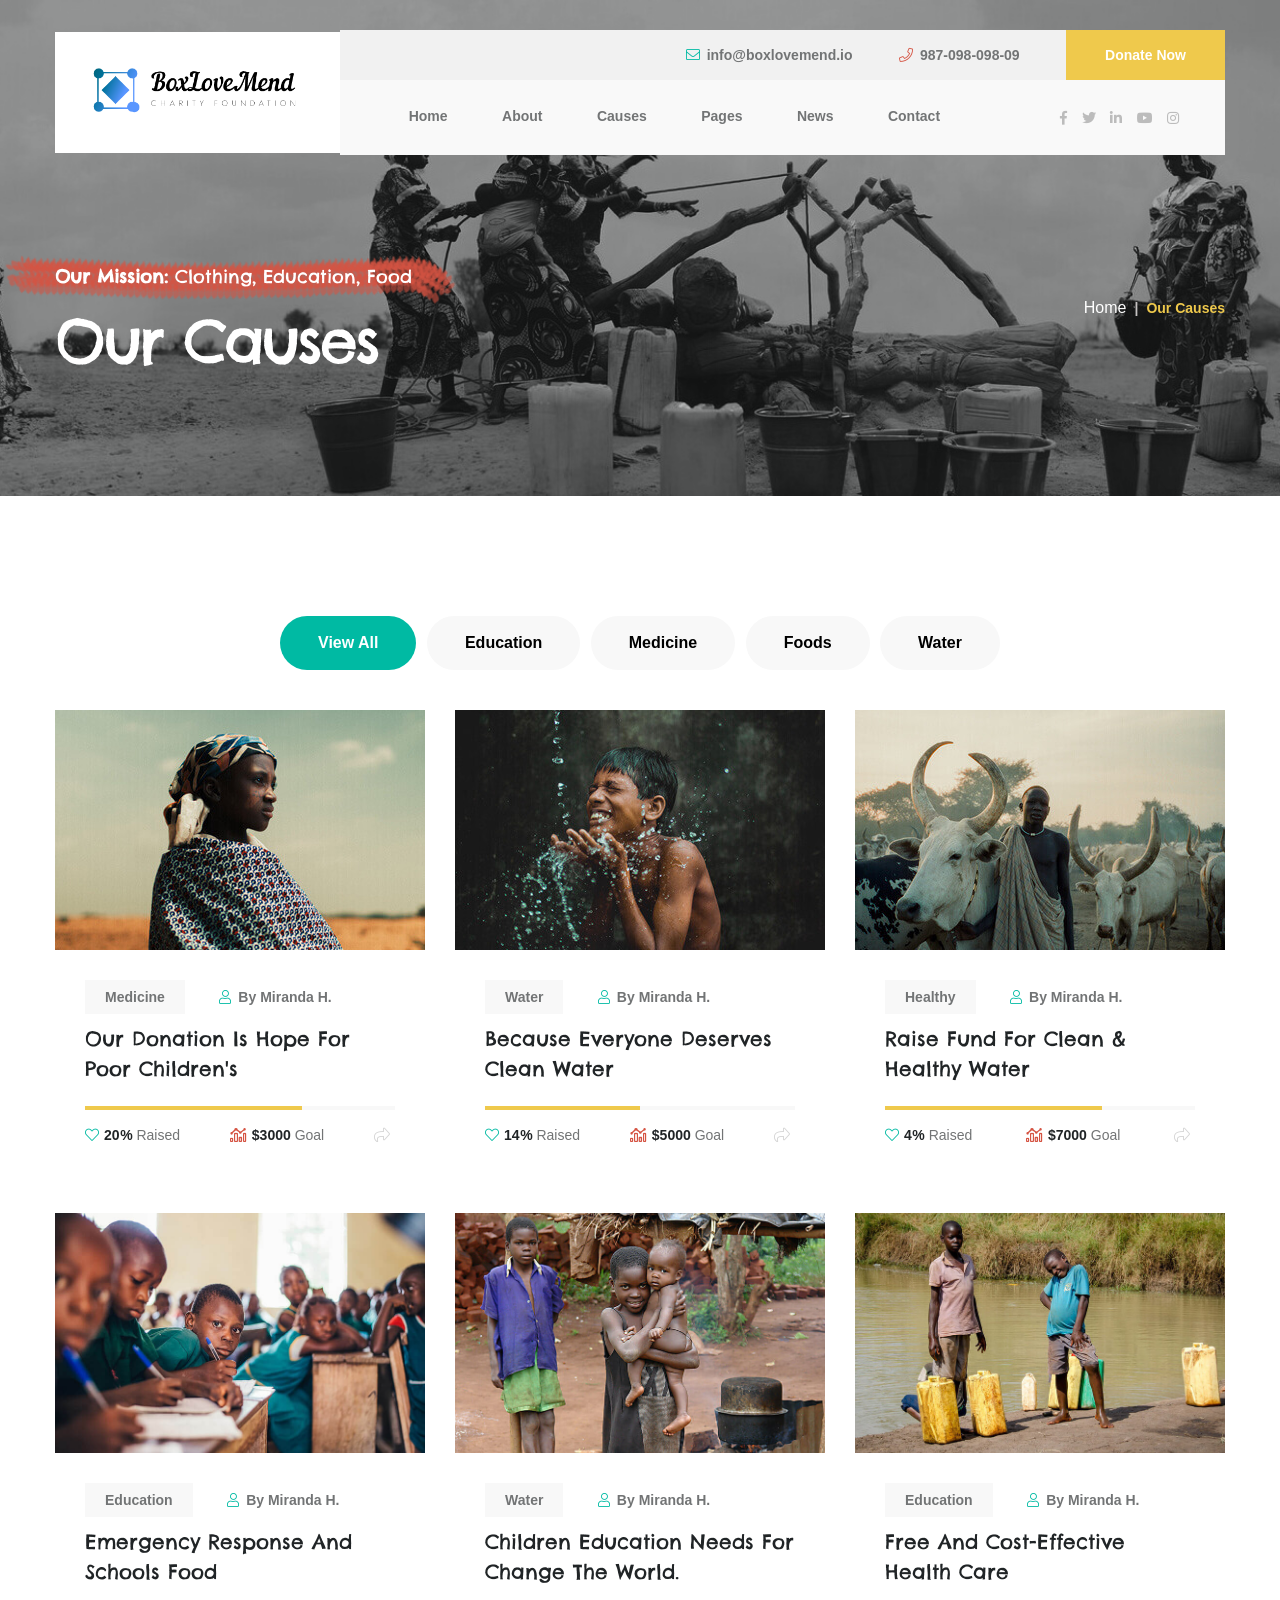
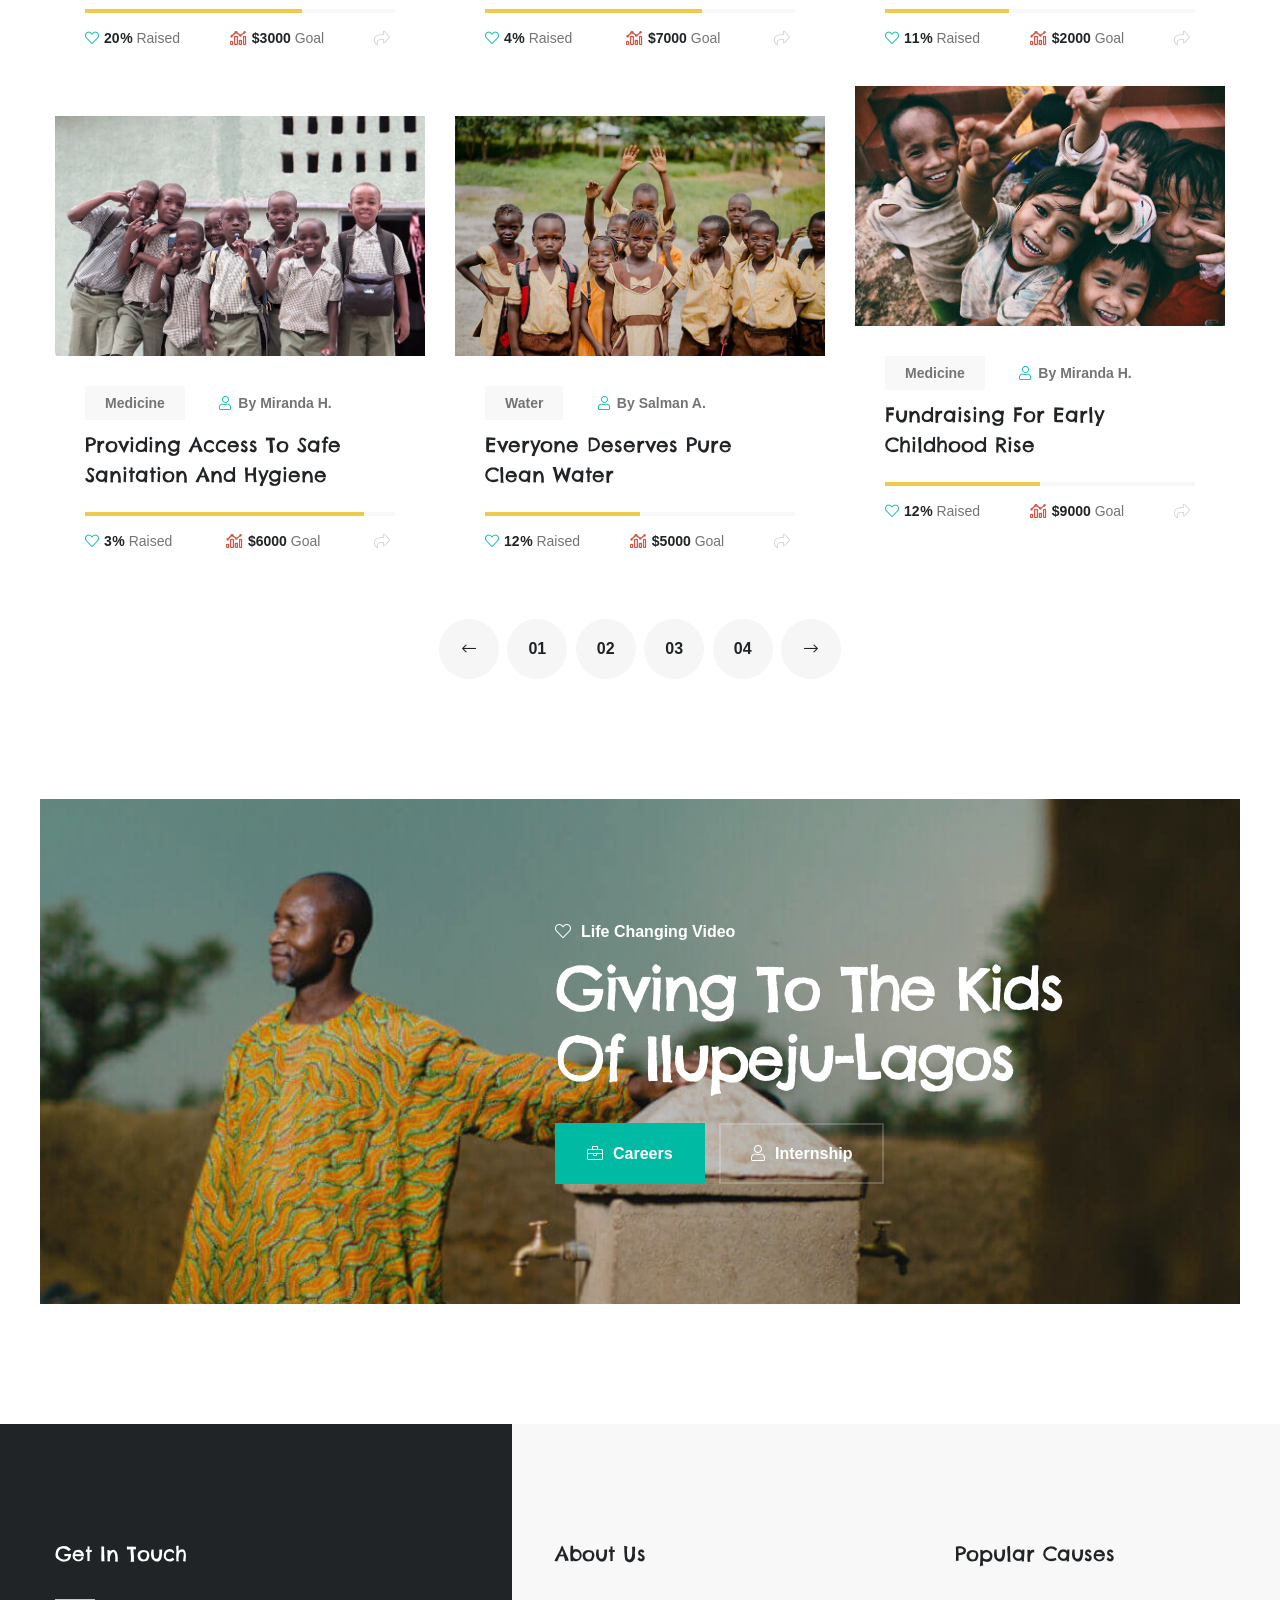
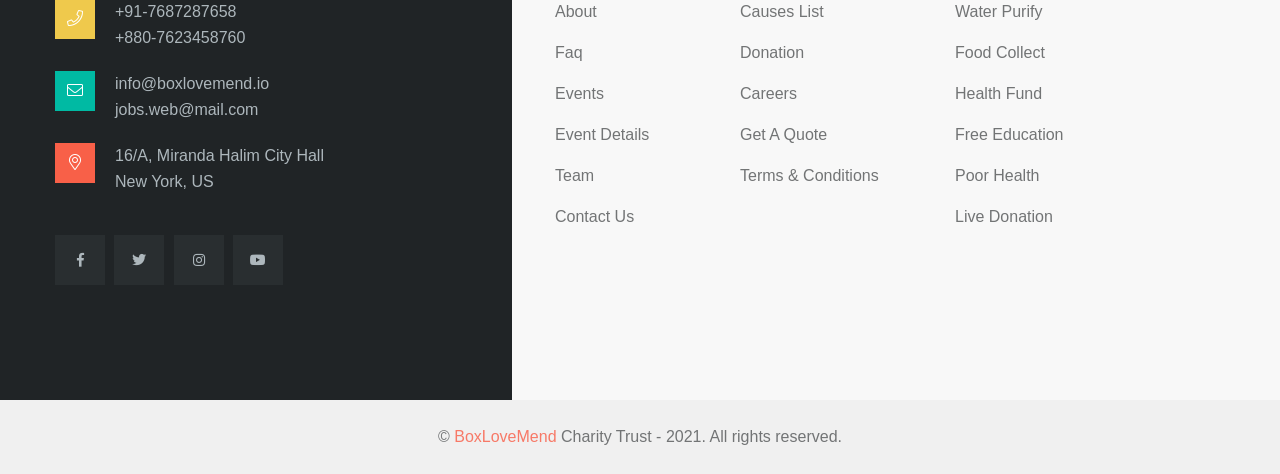
<file: causes.html>
<!DOCTYPE html>
<html lang="en">



<head>
    <!-- ========== Meta Tags ========== -->
    <meta charset="UTF-8">
    <meta http-equiv="X-UA-Compatible" content="IE=edge">
    <meta name="viewport" content="width=device-width, initial-scale=1.0">
    <meta name="author" content="keendevs">
    <!-- ======== Page title ============ -->
    <title>BoxLoveMend - Box What You Love & Mend</title>
    <!-- ========== Favicon Icon ========== -->
    <link rel="shortcut icon" href="assets/img/favicon.png">
    <!-- ===========  All Stylesheet ================= -->
    <!--  Icon css plugins -->
    <link rel="stylesheet" href="assets/css/icons.css">
    <!--  animate css plugins -->
    <link rel="stylesheet" href="assets/css/animate.css">
    <!--  magnific-popup css plugins -->
    <link rel="stylesheet" href="assets/css/magnific-popup.css">
    <!--  owl carosuel css plugins -->
    <link rel="stylesheet" href="assets/css/owl.carousel.min.css">
    <!-- metismenu css file -->
    <link rel="stylesheet" href="assets/css/metismenu.css">
    <!--  owl theme css plugins -->
    <link rel="stylesheet" href="assets/css/owl.theme.css">
    <!--  owl theme css plugins -->
    <link rel="stylesheet" href="assets/css/timeline.min.css">
    <!--  Bootstrap css plugins -->
    <link rel="stylesheet" href="assets/css/bootstrap.min.css">
    <!--  main style css file -->
    <link rel="stylesheet" href="assets/css/style.css">
    <!-- template main style css file -->
    <link rel="stylesheet" href="style.css">
    <!-- HTML5 Shim and Respond.js IE8 support of HTML5 elements and media queries -->
    <!-- WARNING: Respond.js doesn't work if you view the page via file:// -->
    <!--[if lt IE 9]>
    <script src="https://oss.maxcdn.com/libs/html5shiv/3.7.0/html5shiv.js"></script>
    <script src="https://oss.maxcdn.com/libs/respond.js/1.4.2/respond.min.js"></script>
    <![endif]-->
</head>

<body>
    <!-- preloader -->
    <div id="preloader" class="preloader">
        <div class="animation-preloader">
            <div class="spinner">                
            </div>
                <div class="txt-loading">
                    <span data-text-preloader="B" class="letters-loading">
                        B
                    </span>
                    <span data-text-preloader="O" class="letters-loading">
                        O
                    </span>
                    <span data-text-preloader="X" class="letters-loading">
                        X
                    </span>
                    <span data-text-preloader="L" class="letters-loading">
                        L
                    </span>
                    <span data-text-preloader="O" class="letters-loading">
                        O
                    </span>
                    <span data-text-preloader="V" class="letters-loading">
                        V
                    </span>
                    <span data-text-preloader="E" class="letters-loading">
                        E
                    </span>
                    <span data-text-preloader="M" class="letters-loading">
                        M
                    </span>
                    <span data-text-preloader="E" class="letters-loading">
                        E
                    </span>
                    <span data-text-preloader="N" class="letters-loading">
                        N
                    </span>
                    <span data-text-preloader="D" class="letters-loading">
                        D
                    </span>
                </div>
            <p class="text-center">Loading</p>
        </div>
        <div class="loader">
            <div class="row">
                <div class="col-3 loader-section section-left">
                    <div class="bg"></div>
                </div>
                <div class="col-3 loader-section section-left">
                    <div class="bg"></div>
                </div>
                <div class="col-3 loader-section section-right">
                    <div class="bg"></div>
                </div>
                <div class="col-3 loader-section section-right">
                    <div class="bg"></div>
                </div>
            </div>
        </div>
    </div>
    <!-- welcome content start from here -->

    <header class="header-wrap header-box-style header-1">
        <div class="container">
            <div class="row align-items-center">
                <div class="col-12 p-0 d-lg-none d-block d-none-mobile">
                    <div class="top-bar text-right">
                        <a href="mailto:info@boxlovemend.io"><i class="fal fa-envelope"></i>info@boxlovemend.io</a>
                        <a href="tel:123-456-7890"><i class="fal fa-phone"></i>987-098-098-09</a>
                        <a href="donation.html" class="d-btn">Donate Now</a>
                    </div>
                </div>
                <div class="col-xl-3 col-6 col-lg-3 pr-0">
                    <div class="logo">
                        <a href="index.html"><img src="assets/img/boxlovemend.png" alt="BoxLoveMend"></a>
                    </div>
                </div>
                <div class="col-xl-9 pl-lg-0 col-lg-9 d-none d-lg-block">
                    <div class="box-wrap">
                        <div class="top-bar text-right">
                            <a href="mailto:info@boxlovemend.io"><i class="fal fa-envelope"></i>info@boxlovemend.io</a>
                            <a href="tel:123-456-7890"><i class="fal fa-phone"></i>987-098-098-09</a>
                            <a href="donation.html" class="d-btn">Donate Now</a>
                        </div>
                        <div class="menu-wrap d-flex align-items-center justify-content-around">
                            <div class="main-menu">
                                <ul>
                                    <li><a href="index.html">Home</a>
<!--                                            <ul class="sub-menu">-->
<!--                                                <li>-->
<!--                                                   <a href="index-2.html">Homepage 1</a>-->
<!--                                                </li>-->
<!--                                                <li>-->
<!--                                                   <a href="index-3.html">Homepage 2</a>-->
<!--                                                </li>-->
<!--                                                <li>-->
<!--                                                   <a href="index-4.html">Homepage 3</a>-->
<!--                                                </li>-->
<!--                                            </ul>-->
                                    </li>
                                    <li><a href="about.html">about</a></li>
                                    <li><a href="causes.html">Causes</a>
                                        <ul class="sub-menu">
                                            <li><a href="causes.html">Causes List</a></li>
                                            <li><a href="cause-details.html">Causes details</a></li>
                                            <li><a href="donation.html">donation</a></li>
                                        </ul>
                                    </li>
                                    <li><a href="#">Pages</a>
                                        <ul class="sub-menu">
                                            <li><a href="faq.html">faq</a></li>
                                            <li><a href="events.html">events</a></li>
                                            <li><a href="event-details.html">event details</a></li>
                                            <li><a href="team.html">Team</a></li>
                                        </ul>
                                    </li>
                                    <li><a href="news.html">News</a></li>
                                    <li><a href="contact.html">Contact</a></li>
                                </ul>
                            </div>
                            <div class="social-link">
                                <a href="#"><i class="fab fa-facebook-f"></i></a>
                                <a href="#"><i class="fab fa-twitter"></i></a>
                                <a href="#"><i class="fab fa-linkedin-in"></i></a>
                                <a href="#"><i class="fab fa-youtube"></i></a>
                                <a href="#"><i class="fab fa-instagram"></i></a>
                            </div>
                        </div>                        
                    </div>                    
                </div>                
                <div class="col-6 d-lg-none d-block pl-0">
                    <div class="mobile-nav-wrap">                    
                        <div id="hamburger">
                            <i class="fal fa-bars"></i>
                        </div>
                        <!-- mobile menu - responsive menu  -->
                        <div class="mobile-nav">
                            <button type="button" class="close-nav">
                                <i class="fal fa-times-circle"></i>
                            </button>
                            <nav class="sidebar-nav">
                                <ul class="metismenu" id="mobile-menu">
                                    <li><a class="has-arrow" href="index.html">Home</a>
<!--                                                <ul class="sub-menu">-->
<!--                                                    <li><a href="index-2.html">Homepage 1</a></li>-->
<!--                                                    <li><a href="index-3.html">Homepage 2</a></li>-->
<!--                                                    <li><a href="index-4.html">Homepage 3</a></li>-->
<!--                                                </ul>-->
                                    </li>
                                    <li><a href="about.html">about</a></li>
                                    <li>
                                        <a class="has-arrow" href="causes.html">Causes</a>
                                        <ul class="sub-menu">
                                            <li><a href="causes.html">Causes List</a></li>
                                            <li><a href="cause-details.html">Causes details</a></li>
                                            <li><a href="donation.html">donation</a></li>
                                        </ul>
                                    </li>
                                    <li>
                                        <a class="has-arrow" href="#">Pages</a>
                                        <ul class="sub-menu">
                                            <li><a href="faq.html">faq</a></li>
                                            <li><a href="events.html">events</a></li>
                                            <li><a href="event-details.html">event details</a></li>
                                            <li><a href="team.html">Team</a></li>
                                        </ul>
                                    </li>
                                    <li><a href="news.html">News</a></li>
                                    <li><a href="contact.html">Contact</a></li>
                                </ul>
                            </nav>

                            <div class="action-bar">
                                <a href="mailto:info@boxlovemend.io"><i class="fal fa-envelope"></i>info@boxlovemend.io</a>
                                <a href="tel:123-456-7890"><i class="fal fa-phone"></i>987-098-098-09</a>
                                <a href="donation.html" class="d-btn theme-btn">Donate Now</a>
                            </div>
                        </div>                            
                    </div>
                    <div class="overlay"></div>
                </div>
            </div>
        </div>
    </header>   

    <section class="page-banner-wrap bg-cover" style="background-image: url('assets/img/page-banner.jpg')">
        <div class="container">
            <div class="row align-items-center">
                <div class="col-md-8">
                    <div class="page-heading text-white">
                        <div class="sub-title">
                            <h4><strong>Our Mission:</strong> Clothing, Education, Food</h4>
                        </div>
                        <div class="page-title">
                            <h1>Our Causes</h1>
                        </div>
                    </div>
                </div>
                <div class="col-md-4">
                    <nav aria-label="breadcrumb">
                        <ol class="breadcrumb">
                          <li class="breadcrumb-item"><a href="index-2.html">Home</a></li>
                          <li class="breadcrumb-item active" aria-current="page">Our Causes</li>
                        </ol>
                    </nav>
                </div>
            </div>
        </div>
    </section>

    <section class="our-causes-section section-padding">
        <div class="container">
            <div class="row">
                <div class="col-12 col-lg-12 text-center">
                    <div class="causes-cat-filter">
                        <button data-filter="*" class="active">View All</button>
                        <button data-filter=".education">Education</button>
                        <button data-filter=".medicine">Medicine</button>
                        <button data-filter=".food">foods</button>
                        <button data-filter=".water">Water</button>
                    </div>
                </div>
            </div>

            <div class="row grid">
                <div class="col-xl-4 col-md-6 grid-item medicine">
                    <div class="single-cause-item style-1">
                        <div class="cause-bg bg-cover" style="background-image: url('assets/img/home1/cause1.jpg');"></div>
                        <div class="cause-content">
                            <div class="cause-meta">
                                <a href="cause-details.html" class="cause-cat">Medicine</a>
                                <a href="cause-details.html" class="cause-author"><i class="fal fa-user"></i>By Miranda H.</a>
                            </div>
                            <h4><a href="cause-details.html">Our donation is hope for poor children's</a></h4>
                            <div class="goal-progress-wrap">
                                <div class="progress">
                                    <div class="progress-bar wow fadeInLeft" role="progressbar" style="width:70%"></div>
                                </div>
                            </div>
                            <div class="cause-amount d-flex justify-content-between">
                                <div class="price-raised">
                                    <i class="fal fa-heart"></i><span>70</span> Raised
                                </div>
                                <div class="price-goal">
                                    <i class="far fa-analytics"></i><span>$3000</span> Goal
                                </div>
                                <div class="read-cause-link">
                                    <a href="cause-details.html"><i class="fal fa-share"></i></a>
                                </div>
                            </div>
                        </div>
                    </div> <!-- /.single-cause-item  -->                    
                </div>
                <div class="col-xl-4 col-md-6 grid-item water">
                    <div class="single-cause-item style-1">
                        <div class="cause-bg bg-cover" style="background-image: url('assets/img/home1/cause3.jpg');"></div>
                        <div class="cause-content">
                            <div class="cause-meta">
                                <a href="causes.html" class="cause-cat">water</a>
                                <a href="#" class="cause-author"><i class="fal fa-user"></i>By Miranda H.</a>
                            </div>
                            <h4><a href="cause-details.html">Because Everyone Deserves Clean Water</a></h4>
                            <div class="goal-progress-wrap">
                                <div class="progress">
                                    <div class="progress-bar wow fadeInLeft" role="progressbar" style="width:50%"></div>
                                </div>
                            </div>
                            <div class="cause-amount d-flex justify-content-between">
                                <div class="price-raised">
                                    <i class="fal fa-heart"></i><span>50</span> Raised
                                </div>
                                <div class="price-goal">
                                    <i class="far fa-analytics"></i><span>$5000</span> Goal
                                </div>
                                <div class="read-cause-link">
                                    <a href="cause-details.html"><i class="fal fa-share"></i></a>
                                </div>
                            </div>
                        </div>
                    </div> <!-- /.single-cause-item  -->                    
                </div>
                <div class="col-xl-4 col-md-6 grid-item food">
                    <div class="single-cause-item style-1">
                        <div class="cause-bg bg-cover" style="background-image: url('assets/img/home1/cause2.jpg');"></div>
                        <div class="cause-content">
                            <div class="cause-meta">
                                <a href="cause-details.html" class="cause-cat">Healthy</a>
                                <a href="cause-details.html" class="cause-author"><i class="fal fa-user"></i>By Miranda H.</a>
                            </div>
                            <h4><a href="cause-details.html">Raise Fund for Clean & Healthy Water</a></h4>
                            <div class="goal-progress-wrap">
                                <div class="progress">
                                    <div class="progress-bar wow fadeInLeft" role="progressbar" style="width:70%"></div>
                                </div>
                            </div>
                            <div class="cause-amount d-flex justify-content-between">
                                <div class="price-raised">
                                    <i class="fal fa-heart"></i><span>14</span> Raised
                                </div>
                                <div class="price-goal">
                                    <i class="far fa-analytics"></i><span>$7000</span> Goal
                                </div>
                                <div class="read-cause-link">
                                    <a href="cause-details.html"><i class="fal fa-share"></i></a>
                                </div>
                            </div>
                        </div>
                    </div> <!-- /.single-cause-item  -->                    
                </div>                
                <div class="col-xl-4 col-md-6 grid-item education">
                    <div class="single-cause-item style-1">
                        <div class="cause-bg bg-cover" style="background-image: url('assets/img/home1/cause4.jpg');"></div>
                        <div class="cause-content">
                            <div class="cause-meta">
                                <a href="cause-details.html" class="cause-cat">education</a>
                                <a href="cause-details.html" class="cause-author"><i class="fal fa-user"></i>By Miranda H.</a>
                            </div>
                            <h4><a href="cause-details.html">Emergency response and schools food</a></h4>
                            <div class="goal-progress-wrap">
                                <div class="progress">
                                    <div class="progress-bar wow fadeInLeft" role="progressbar" style="width:70%"></div>
                                </div>
                            </div>
                            <div class="cause-amount d-flex justify-content-between">
                                <div class="price-raised">
                                    <i class="fal fa-heart"></i><span>70</span> Raised
                                </div>
                                <div class="price-goal">
                                    <i class="far fa-analytics"></i><span>$3000</span> Goal
                                </div>
                                <div class="read-cause-link">
                                    <a href="cause-details.html"><i class="fal fa-share"></i></a>
                                </div>
                            </div>
                        </div>
                    </div> <!-- /.single-cause-item  -->                    
                </div>
                <div class="col-xl-4 col-md-6 grid-item water">
                    <div class="single-cause-item style-1">
                        <div class="cause-bg bg-cover" style="background-image: url('assets/img/home1/cause5.jpg');"></div>
                        <div class="cause-content">
                            <div class="cause-meta">
                                <a href="cause-details.html" class="cause-cat">water</a>
                                <a href="cause-details.html" class="cause-author"><i class="fal fa-user"></i>By Miranda H.</a>
                            </div>
                            <h4><a href="cause-details.html">Children Education Needs For Change The World.</a></h4>
                            <div class="goal-progress-wrap">
                                <div class="progress">
                                    <div class="progress-bar wow fadeInLeft" role="progressbar" style="width:70%"></div>
                                </div>
                            </div>
                            <div class="cause-amount d-flex justify-content-between">
                                <div class="price-raised">
                                    <i class="fal fa-heart"></i><span>14</span> Raised
                                </div>
                                <div class="price-goal">
                                    <i class="far fa-analytics"></i><span>$7000</span> Goal
                                </div>
                                <div class="read-cause-link">
                                    <a href="cause-details.html"><i class="fal fa-share"></i></a>
                                </div>
                            </div>
                        </div>
                    </div> <!-- /.single-cause-item  -->                    
                </div>
                <div class="col-xl-4 col-md-6 grid-item education">
                    <div class="single-cause-item style-1">
                        <div class="cause-bg bg-cover" style="background-image: url('assets/img/home1/cause6.jpg');"></div>
                        <div class="cause-content">
                            <div class="cause-meta">
                                <a href="cause-details.html" class="cause-cat">education</a>
                                <a href="cause-details.html" class="cause-author"><i class="fal fa-user"></i>By Miranda H.</a>
                            </div>
                            <h4><a href="cause-details.html">Free and cost-effective health care</a></h4>
                            <div class="goal-progress-wrap">
                                <div class="progress">
                                    <div class="progress-bar wow fadeInLeft" role="progressbar" style="width:40%"></div>
                                </div>
                            </div>
                            <div class="cause-amount d-flex justify-content-between">
                                <div class="price-raised">
                                    <i class="fal fa-heart"></i><span>40</span> Raised
                                </div>
                                <div class="price-goal">
                                    <i class="far fa-analytics"></i><span>$2000</span> Goal
                                </div>
                                <div class="read-cause-link">
                                    <a href="cause-details.html"><i class="fal fa-share"></i></a>
                                </div>
                            </div>
                        </div>
                    </div> <!-- /.single-cause-item  -->                    
                </div>                
                <div class="col-xl-4 col-md-6 grid-item medicine">
                    <div class="single-cause-item style-1">
                        <div class="cause-bg bg-cover" style="background-image: url('assets/img/home1/cause7.jpg');"></div>
                        <div class="cause-content">
                            <div class="cause-meta">
                                <a href="cause-details.html" class="cause-cat">medicine</a>
                                <a href="cause-details.html" class="cause-author"><i class="fal fa-user"></i>By Miranda H.</a>
                            </div>
                            <h4><a href="cause-details.html">Fundraising for Early Childhood Rise</a></h4>
                            <div class="goal-progress-wrap">
                                <div class="progress">
                                    <div class="progress-bar wow fadeInLeft" role="progressbar" style="width:50%"></div>
                                </div>
                            </div>
                            <div class="cause-amount d-flex justify-content-between">
                                <div class="price-raised">
                                    <i class="fal fa-heart"></i><span>50</span> Raised
                                </div>
                                <div class="price-goal">
                                    <i class="far fa-analytics"></i><span>$9000</span> Goal
                                </div>
                                <div class="read-cause-link">
                                    <a href="cause-details.html"><i class="fal fa-share"></i></a>
                                </div>
                            </div>
                        </div>
                    </div> <!-- /.single-cause-item  -->                    
                </div>
                <div class="col-xl-4 col-md-6 grid-item medicine">
                    <div class="single-cause-item style-1">
                        <div class="cause-bg bg-cover" style="background-image: url('assets/img/home1/cause8.jpg');"></div>
                        <div class="cause-content">
                            <div class="cause-meta">
                                <a href="cause-details.html" class="cause-cat">medicine</a>
                                <a href="cause-details.html" class="cause-author"><i class="fal fa-user"></i>By Miranda H.</a>
                            </div>
                            <h4><a href="cause-details.html">Providing access to safe sanitation and hygiene</a></h4>
                            <div class="goal-progress-wrap">
                                <div class="progress">
                                    <div class="progress-bar wow fadeInLeft" role="progressbar" style="width:90%"></div>
                                </div>
                            </div>
                            <div class="cause-amount d-flex justify-content-between">
                                <div class="price-raised">
                                    <i class="fal fa-heart"></i><span>14</span> Raised
                                </div>
                                <div class="price-goal">
                                    <i class="far fa-analytics"></i><span>$6000</span> Goal
                                </div>
                                <div class="read-cause-link">
                                    <a href="cause-details.html"><i class="fal fa-share"></i></a>
                                </div>
                            </div>
                        </div>
                    </div> <!-- /.single-cause-item  -->                    
                </div>
                <div class="col-xl-4 col-md-6 grid-item water">
                    <div class="single-cause-item style-1">
                        <div class="cause-bg bg-cover" style="background-image: url('assets/img/home1/cause9.jpg');"></div>
                        <div class="cause-content">
                            <div class="cause-meta">
                                <a href="cause-details.html" class="cause-cat">water</a>
                                <a href="cause-details.html" class="cause-author"><i class="fal fa-user"></i>By Salman A.</a>
                            </div>
                            <h4><a href="cause-details.html">Everyone Deserves Pure Clean Water</a></h4>
                            <div class="goal-progress-wrap">
                                <div class="progress">
                                    <div class="progress-bar wow fadeInLeft" role="progressbar" style="width:50%"></div>
                                </div>
                            </div>
                            <div class="cause-amount d-flex justify-content-between">
                                <div class="price-raised">
                                    <i class="fal fa-heart"></i><span>50</span> Raised
                                </div>
                                <div class="price-goal">
                                    <i class="far fa-analytics"></i><span>$5000</span> Goal
                                </div>
                                <div class="read-cause-link">
                                    <a href="cause-details.html"><i class="fal fa-share"></i></a>
                                </div>
                            </div>
                        </div>
                    </div> <!-- /.single-cause-item  -->                    
                </div>
            </div>

            <div class="row align-items-center">
                <div class="col-12 col-lg-12 text-center">
                    <div class="causes-page-nav mt-40 causes-pages-link">
                        <ul>
                            <li><a href="#"><i class="fal fa-long-arrow-left"></i></a></li>
                            <li><a href="#">01</a></li>
                            <li><a href="#">02</a></li>
                            <li><a href="#">03</a></li>
                            <li><a href="#">04</a></li>
                            <li><a href="#"><i class="fal fa-long-arrow-right"></i></a></li>
                        </ul>
                    </div><!-- /.blog-page-nav -->
                </div> <!-- /.col-12 col-lg-12 -->  
            </div>

        </div>
    </section>        

    <section class="join-cta-section no-bg text-white text-center text-lg-left section-padding pt-0">
        <div class="container bg-cover bg-overlay" style="background-image: url('assets/img/join-cat-bg.jpg')">
            <div class="row align-items-center">
                <div class="offset-xl-5 col-xl-6 col-lg-8 offset-lg-2 col-md-12">
                    <div class="section-title">
                        <span><i class="fal fa-heart"></i>Life Changing Video</span>
                        <h1>Giving To The Kids Of Ilupeju-Lagos</h1>
                    </div>

                    <a href="about.html" class="cat-btn color"><i class="fal fa-briefcase"></i>Careers</a>
                    <a href="about.html" class="cat-btn"><i class="fal fa-user"></i>Internship</a>
                </div>
            </div>
        </div>
    </section>

    <footer class="footer-1 footer-wrap">
        <div class="footer-widgets section-bg pt-60 pb-60">            
            <div class="container">
                <div class="row">
                    <div class="col-md-6 col-xl-4 col-12">                        
                        <div class="single-footer-wid site-info-widget">
                            <div class="wid-title">
                                <h4>Get In Touch</h4>
                            </div>
                            <div class="contact-us">
                                <div class="single-contact-info">
                                    <div class="icon">
                                        <i class="fal fa-phone"></i>
                                    </div>
                                    <div class="contact-info">
                                        <span>+91-7687287658</span>
                                        <span>+880-7623458760</span>
                                    </div>
                                </div>
                                <div class="single-contact-info">
                                    <div class="icon">
                                        <i class="fal fa-envelope"></i>
                                    </div>
                                    <div class="contact-info">
                                        <span>info@boxlovemend.io</span>
                                        <span>jobs.web@mail.com</span>
                                    </div>
                                </div>
                                <div class="single-contact-info">
                                    <div class="icon">
                                        <i class="fal fa-map-marker-alt"></i>
                                    </div>
                                    <div class="contact-info">
                                        <span>16/A, Miranda Halim City Hall<br/> New York, US</span>
                                    </div>
                                </div>
                            </div>

                            <div class="social-link">
                                <a href="#"><i class="fab fa-facebook-f"></i></a>
                                <a href="#"><i class="fab fa-twitter"></i></a>
                                <a href="#"><i class="fab fa-instagram"></i></a>
                                <a href="#"><i class="fab fa-youtube"></i></a>
                            </div>
                        </div>
                    </div> <!-- /.col-lg-3 - single-footer-wid -->
                    <div class="col-md-6 col-xl-4 offset-xl-1 col-12">
                        <div class="single-footer-wid">
                            <div class="wid-title">
                                <h4>About Us</h4>
                            </div>
                            <div class="special-menu">
                                <ul>
                                    <li><a href="about.html">about</a></li>
                                    <li><a href="faq.html">faq</a></li>
                                    <li><a href="events.html">events</a></li>
                                    <li><a href="event-details.html">event details</a></li>
                                    <li><a href="team.html">Team</a></li>                                  
                                    <li><a href="contact.html">Contact Us</a></li>                                    
                                </ul>
                            </div>
                            <div class="special-menu">
                                <ul>
                                    <li><a href="causes.html">Causes List</a></li>
                                    <li><a href="donation.html">donation</a></li>
                                    <li><a href="team.html">Careers</a></li>
                                    <li><a href="contact.html">Get A Quote</a></li>
                                    <li><a href="faq.html">Terms & Conditions</a></li>
                                </ul>
                            </div>
                        </div>
                    </div> <!-- /.col-lg-3 - single-footer-wid -->
                    <div class="col-md-6 col-xl-3 col-12">
                        <div class="single-footer-wid">
                            <div class="wid-title">
                                <h4>Popular Causes</h4>
                            </div>
                            <ul>
                                <li><a href="causes.html">Water Purify</a></li>
                                <li><a href="causes.html">Food Collect</a></li>
                                <li><a href="causes.html">Health Fund</a></li>
                                <li><a href="causes.html">Free Education</a></li>
                                <li><a href="causes.html">Poor Health</a></li>
                                <li><a href="causes.html">Live Donation</a></li>                              
                            </ul>
                        </div>
                    </div> <!-- /.col-lg-3 - single-footer-wid -->

                </div>
            </div>
        </div>
        <div class="footer-bottom">
            <div class="container">
                <div class="row">
                    <div class="col-lg-12 col-12 text-center">
                        <div class="copyright-info">
                            <p>&copy; <a href="index-2.html">BoxLoveMend</a> Charity Trust - 2021. All rights reserved.</p>
                        </div>
                    </div>
                </div>
            </div>
        </div>
    </footer>

    <!--  ALl JS Plugins
    ====================================== -->
    <script src="assets/js/jquery.min.js"></script>    
    <script src="assets/js/modernizr.min.js"></script>
    <script src="assets/js/jquery.easing.js"></script>
    <script src="assets/js/waypoint.js"></script>
    <script src="assets/js/popper.min.js"></script>
    <script src="assets/js/bootstrap.min.js"></script>
    <script src="assets/js/isotope.pkgd.min.js"></script>
    <script src="assets/js/imageload.min.js"></script>
    <script src="assets/js/scrollUp.min.js"></script>
    <script src="assets/js/owl.carousel.min.js"></script>
    <script src="assets/js/magnific-popup.min.js"></script>
    <script src="assets/js/easypiechart.min.js"></script>
    <script src="assets/js/counterup.min.js"></script>
    <script src="assets/js/wow.min.js"></script>
    <script src="assets/js/metismenu.js"></script>
    <script src="assets/js/timeline.min.js"></script>
    <script src="assets/js/ajax-mail.js"></script>
    <script src="assets/js/active.js"></script>
</body>


</html>
</file>
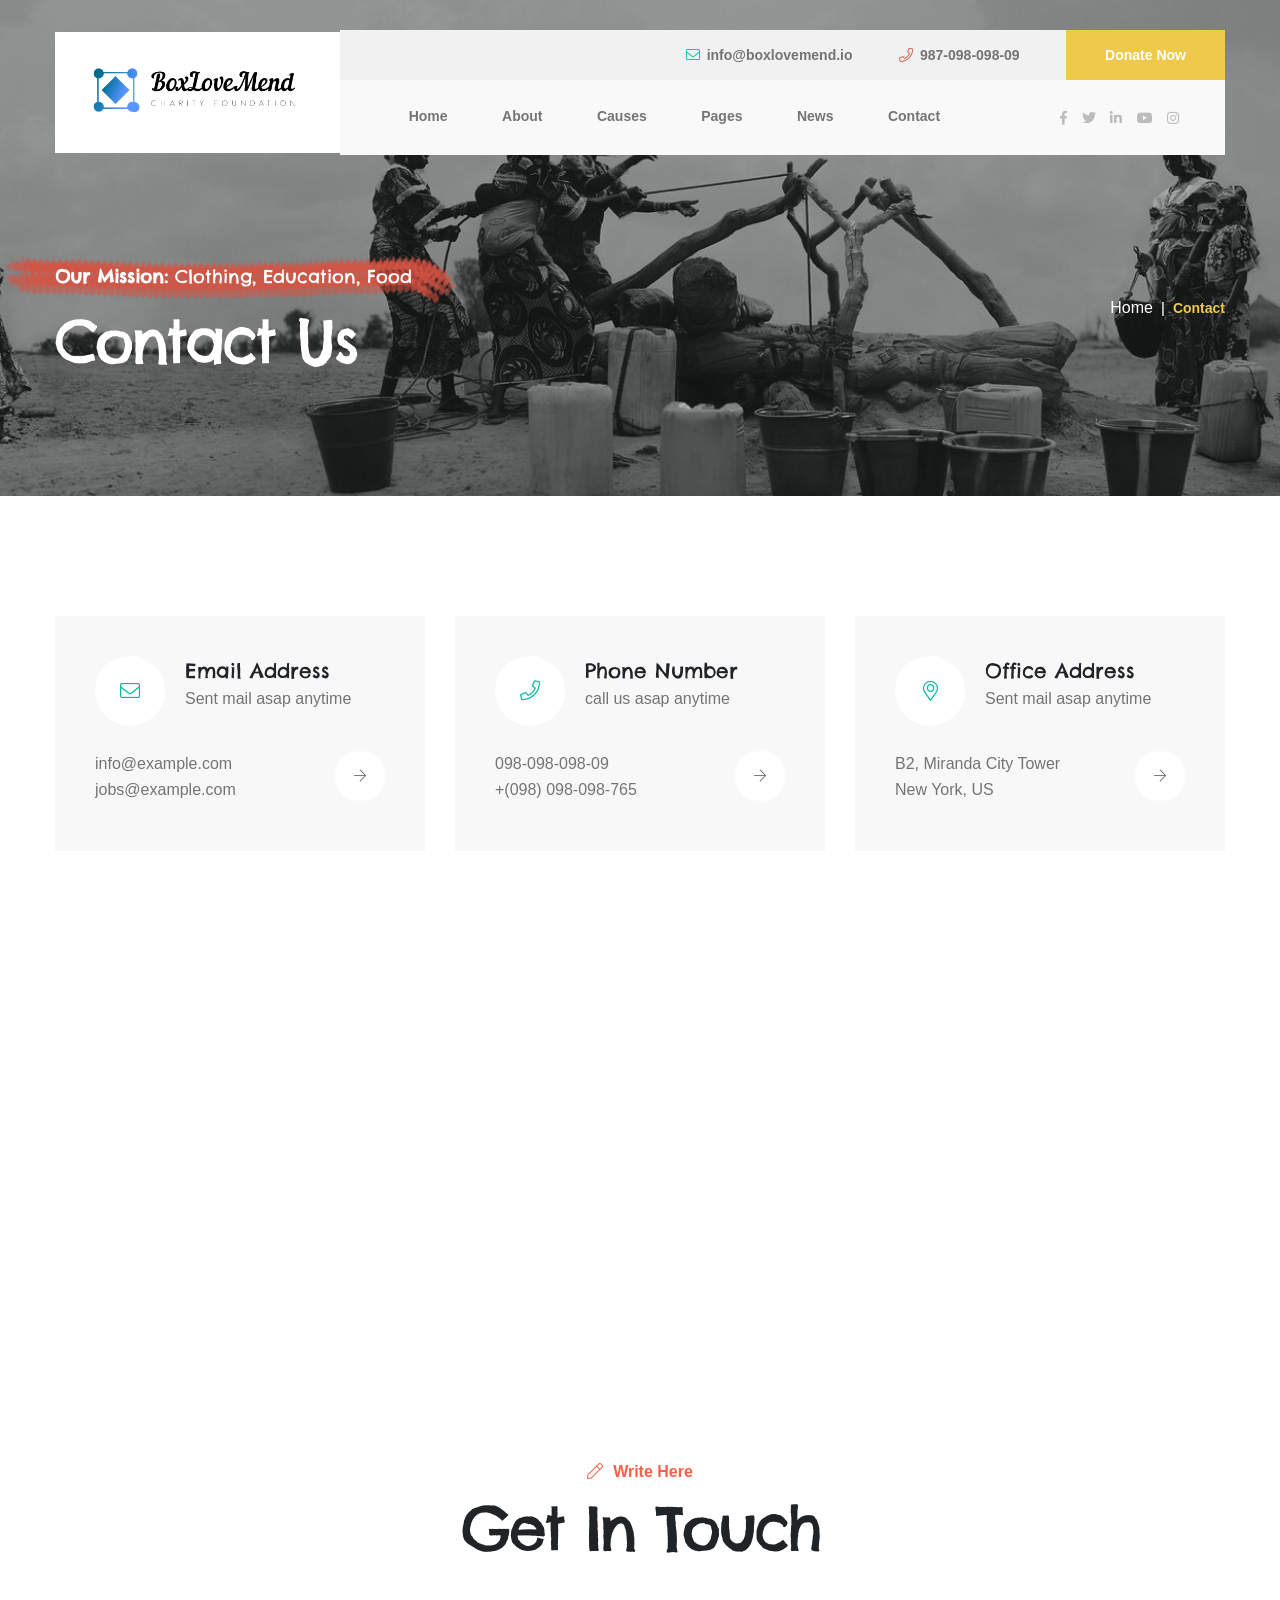
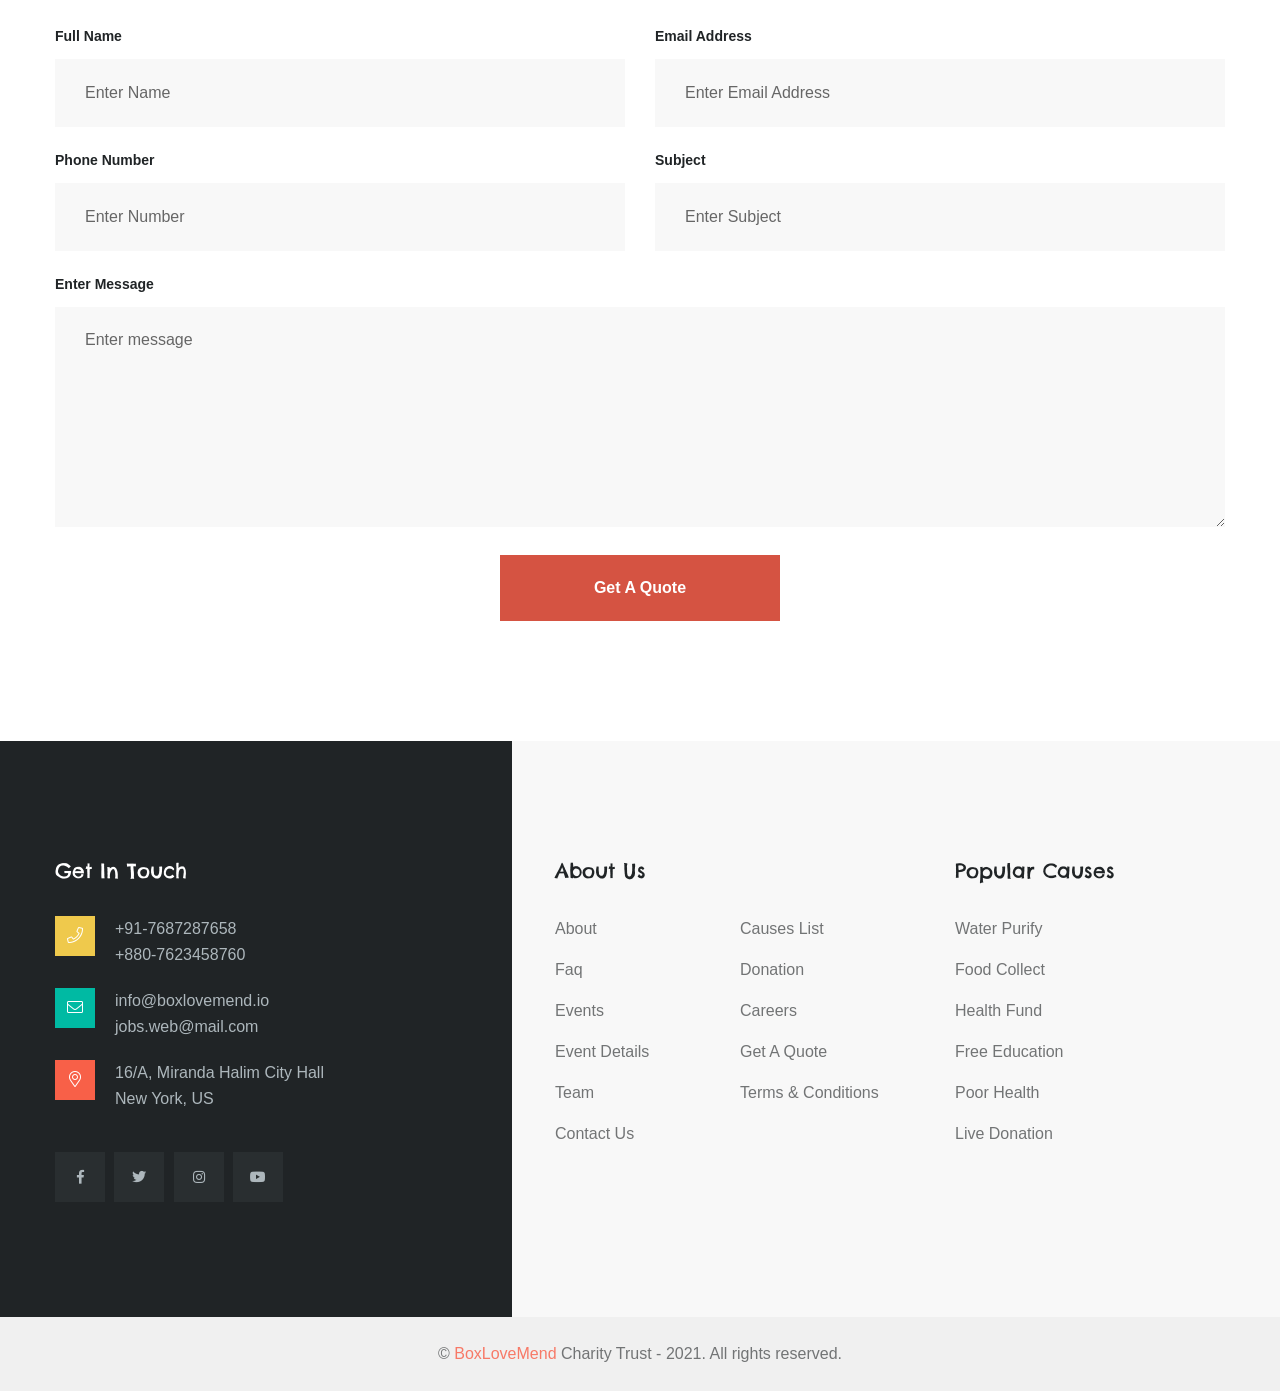
<file: contact.html>
<!DOCTYPE html>
<html lang="en">


<head>
    <!-- ========== Meta Tags ========== -->
    <meta charset="UTF-8">
    <meta http-equiv="X-UA-Compatible" content="IE=edge">
    <meta name="viewport" content="width=device-width, initial-scale=1.0">
    <meta name="author" content="keendevs">
    <!-- ======== Page title ============ -->
    <title>BoxLoveMend - Box What You Love & Mend</title>
    <!-- ========== Favicon Icon ========== -->
    <link rel="shortcut icon" href="assets/img/favicon.png">
    <!-- ===========  All Stylesheet ================= -->
    <!--  Icon css plugins -->
    <link rel="stylesheet" href="assets/css/icons.css">
    <!--  animate css plugins -->
    <link rel="stylesheet" href="assets/css/animate.css">
    <!--  magnific-popup css plugins -->
    <link rel="stylesheet" href="assets/css/magnific-popup.css">
    <!--  owl carosuel css plugins -->
    <link rel="stylesheet" href="assets/css/owl.carousel.min.css">
    <!-- metismenu css file -->
    <link rel="stylesheet" href="assets/css/metismenu.css">
    <!--  owl theme css plugins -->
    <link rel="stylesheet" href="assets/css/owl.theme.css">
    <!--  owl theme css plugins -->
    <link rel="stylesheet" href="assets/css/timeline.min.css">
    <!--  Bootstrap css plugins -->
    <link rel="stylesheet" href="assets/css/bootstrap.min.css">
    <!--  main style css file -->
    <link rel="stylesheet" href="assets/css/style.css">
    <!-- template main style css file -->
    <link rel="stylesheet" href="style.css">
    <!-- HTML5 Shim and Respond.js IE8 support of HTML5 elements and media queries -->
    <!-- WARNING: Respond.js doesn't work if you view the page via file:// -->
    <!--[if lt IE 9]>
    <script src="https://oss.maxcdn.com/libs/html5shiv/3.7.0/html5shiv.js"></script>
    <script src="https://oss.maxcdn.com/libs/respond.js/1.4.2/respond.min.js"></script>
    <![endif]-->
</head>

<body>
    <!-- preloader -->
    <div id="preloader" class="preloader">
        <div class="animation-preloader">
            <div class="spinner">                
            </div>
                <div class="txt-loading">
                    <span data-text-preloader="B" class="letters-loading">
                        B
                    </span>
                    <span data-text-preloader="O" class="letters-loading">
                        O
                    </span>
                    <span data-text-preloader="X" class="letters-loading">
                        X
                    </span>
                    <span data-text-preloader="L" class="letters-loading">
                        L
                    </span>
                    <span data-text-preloader="O" class="letters-loading">
                        O
                    </span>
                    <span data-text-preloader="V" class="letters-loading">
                        V
                    </span>
                    <span data-text-preloader="E" class="letters-loading">
                        E
                    </span>
                    <span data-text-preloader="M" class="letters-loading">
                        M
                    </span>
                    <span data-text-preloader="E" class="letters-loading">
                        E
                    </span>
                    <span data-text-preloader="N" class="letters-loading">
                        N
                    </span>
                    <span data-text-preloader="D" class="letters-loading">
                        D
                    </span>
                </div>
            <p class="text-center">Loading</p>
        </div>
        <div class="loader">
            <div class="row">
                <div class="col-3 loader-section section-left">
                    <div class="bg"></div>
                </div>
                <div class="col-3 loader-section section-left">
                    <div class="bg"></div>
                </div>
                <div class="col-3 loader-section section-right">
                    <div class="bg"></div>
                </div>
                <div class="col-3 loader-section section-right">
                    <div class="bg"></div>
                </div>
            </div>
        </div>
    </div>
    <!-- welcome content start from here -->

    <header class="header-wrap header-box-style header-1">
        <div class="container">
            <div class="row align-items-center">
                <div class="col-12 p-0 d-lg-none d-block d-none-mobile">
                    <div class="top-bar text-right">
                        <a href="mailto:info@boxlovemend.io"><i class="fal fa-envelope"></i>info@boxlovemend.io</a>
                        <a href="tel:123-456-7890"><i class="fal fa-phone"></i>987-098-098-09</a>
                        <a href="donation.html" class="d-btn">Donate Now</a>
                    </div>
                </div>
                <div class="col-xl-3 col-6 col-lg-3 pr-0">
                    <div class="logo">
                        <a href="index.html"><img src="assets/img/boxlovemend.png" alt="BoxLoveMend"></a>
                    </div>
                </div>
                <div class="col-xl-9 pl-lg-0 col-lg-9 d-none d-lg-block">
                    <div class="box-wrap">
                        <div class="top-bar text-right">
                            <a href="mailto:info@boxlovemend.io"><i class="fal fa-envelope"></i>info@boxlovemend.io</a>
                            <a href="tel:123-456-7890"><i class="fal fa-phone"></i>987-098-098-09</a>
                            <a href="donation.html" class="d-btn">Donate Now</a>
                        </div>
                        <div class="menu-wrap d-flex align-items-center justify-content-around">
                            <div class="main-menu">
                                <ul>
                                    <li><a href="index.html">Home</a>
<!--                                            <ul class="sub-menu">-->
<!--                                                <li>-->
<!--                                                   <a href="index-2.html">Homepage 1</a>-->
<!--                                                </li>-->
<!--                                                <li>-->
<!--                                                   <a href="index-3.html">Homepage 2</a>-->
<!--                                                </li>-->
<!--                                                <li>-->
<!--                                                   <a href="index-4.html">Homepage 3</a>-->
<!--                                                </li>-->
<!--                                            </ul>-->
                                    </li>
                                    <li><a href="about.html">about</a></li>
                                    <li><a href="causes.html">Causes</a>
                                        <ul class="sub-menu">
                                            <li><a href="causes.html">Causes List</a></li>
                                            <li><a href="cause-details.html">Causes details</a></li>
                                            <li><a href="donation.html">donation</a></li>
                                        </ul>
                                    </li>
                                    <li><a href="#">Pages</a>
                                        <ul class="sub-menu">
                                            <li><a href="faq.html">faq</a></li>
                                            <li><a href="events.html">events</a></li>
                                            <li><a href="event-details.html">event details</a></li>
                                            <li><a href="team.html">Team</a></li>
                                        </ul>
                                    </li>
                                    <li><a href="news.html">News</a></li>
                                    <li><a href="contact.html">Contact</a></li>
                                </ul>
                            </div>
                            <div class="social-link">
                                <a href="#"><i class="fab fa-facebook-f"></i></a>
                                <a href="#"><i class="fab fa-twitter"></i></a>
                                <a href="#"><i class="fab fa-linkedin-in"></i></a>
                                <a href="#"><i class="fab fa-youtube"></i></a>
                                <a href="#"><i class="fab fa-instagram"></i></a>
                            </div>
                        </div>                        
                    </div>                    
                </div>                
                <div class="col-6 d-lg-none d-block pl-0">
                    <div class="mobile-nav-wrap">                    
                        <div id="hamburger">
                            <i class="fal fa-bars"></i>
                        </div>
                        <!-- mobile menu - responsive menu  -->
                        <div class="mobile-nav">
                            <button type="button" class="close-nav">
                                <i class="fal fa-times-circle"></i>
                            </button>
                            <nav class="sidebar-nav">
                                <ul class="metismenu" id="mobile-menu">
                                    <li><a class="has-arrow" href="index.html">Home</a>
<!--                                                <ul class="sub-menu">-->
<!--                                                    <li><a href="index-2.html">Homepage 1</a></li>-->
<!--                                                    <li><a href="index-3.html">Homepage 2</a></li>-->
<!--                                                    <li><a href="index-4.html">Homepage 3</a></li>-->
<!--                                                </ul>-->
                                    </li>
                                    <li><a href="about.html">about</a></li>
                                    <li>
                                        <a class="has-arrow" href="causes.html">Causes</a>
                                        <ul class="sub-menu">
                                            <li><a href="causes.html">Causes List</a></li>
                                            <li><a href="cause-details.html">Causes details</a></li>
                                            <li><a href="donation.html">donation</a></li>
                                        </ul>
                                    </li>
                                    <li>
                                        <a class="has-arrow" href="#">Pages</a>
                                        <ul class="sub-menu">
                                            <li><a href="faq.html">faq</a></li>
                                            <li><a href="events.html">events</a></li>
                                            <li><a href="event-details.html">event details</a></li>
                                            <li><a href="team.html">Team</a></li>
                                        </ul>
                                    </li>
                                    <li><a href="news.html">News</a></li>
                                    <li><a href="contact.html">Contact</a></li>
                                </ul>
                            </nav>

                            <div class="action-bar">
                                <a href="mailto:info@boxlovemend.io"><i class="fal fa-envelope"></i>info@boxlovemend.io</a>
                                <a href="tel:123-456-7890"><i class="fal fa-phone"></i>987-098-098-09</a>
                                <a href="donation.html" class="d-btn theme-btn">Donate Now</a>
                            </div>
                        </div>                            
                    </div>
                    <div class="overlay"></div>
                </div>
            </div>
        </div>
    </header>   
    
    <section class="page-banner-wrap bg-cover" style="background-image: url('assets/img/page-banner.jpg')">
        <div class="container">
            <div class="row align-items-center">
                <div class="col-md-8">
                    <div class="page-heading text-white">
                        <div class="sub-title">
                            <h4><strong>Our Mission:</strong> Clothing, Education, Food</h4>
                        </div>
                        <div class="page-title">
                            <h1>Contact Us</h1>
                        </div>
                    </div>
                </div>
                <div class="col-md-4">
                    <nav aria-label="breadcrumb">
                        <ol class="breadcrumb">
                          <li class="breadcrumb-item"><a href="index-2.html">Home</a></li>
                          <li class="breadcrumb-item active" aria-current="page">contact</li>
                        </ol>
                    </nav>
                </div>
            </div>
        </div>
    </section>

    <section class="contact-page-wrap section-padding">
        <div class="container">
            <div class="row">
                <div class="col-lg-4 col-md-6 col-12">
                    <div class="single-contact-card card1">
                        <div class="top-part">
                            <div class="icon">
                                <i class="fal fa-envelope"></i>
                            </div>
                            <div class="title">
                                <h4>Email Address</h4>
                                <span>Sent mail asap anytime</span>
                            </div>
                        </div>
                        <div class="bottom-part">                            
                            <div class="info">
                                <p>info@example.com</p>
                                <p>jobs@example.com</p>
                            </div>
                            <div class="icon">
                                <i class="fal fa-arrow-right"></i>
                            </div>
                        </div>
                    </div>
                </div>
                <div class="col-lg-4 col-md-6 col-12">
                    <div class="single-contact-card card2">
                        <div class="top-part">
                            <div class="icon">
                                <i class="fal fa-phone"></i>
                            </div>
                            <div class="title">
                                <h4>Phone Number</h4>
                                <span>call us asap anytime</span>
                            </div>
                        </div>
                        <div class="bottom-part">                            
                            <div class="info">
                                <p>098-098-098-09</p>
                                <p>+(098) 098-098-765</p>
                            </div>
                            <div class="icon">
                                <i class="fal fa-arrow-right"></i>
                            </div>
                        </div>
                    </div>
                </div>
                <div class="col-lg-4 col-md-6 col-12">
                    <div class="single-contact-card card3">
                        <div class="top-part">
                            <div class="icon">
                                <i class="fal fa-map-marker-alt"></i>
                            </div>
                            <div class="title">
                                <h4>Office Address</h4>
                                <span>Sent mail asap anytime</span>
                            </div>
                        </div>
                        <div class="bottom-part">                            
                            <div class="info">
                                <p>B2, Miranda City Tower</p>
                                <p>New York, US</p>
                            </div>
                            <div class="icon">
                                <i class="fal fa-arrow-right"></i>
                            </div>
                        </div>
                    </div>
                </div>
            </div>

            <div class="row">
                <div class="col-12 col-lg-12">
                    <div class="contact-map-wrap">
                        <div id="map">
                            <iframe src="https://www.google.com/maps/embed?pb=!1m18!1m12!1m3!1d5457.875323165521!2d144.90402300269133!3d-37.792722838344716!2m3!1f0!2f0!3f0!3m2!1i1024!2i768!4f13.1!3m3!1m2!1s0x6ad646b5d2ba4df7%3A0x4045675218ccd90!2sMelbourne%20VIC%2C%20Australia!5e0!3m2!1sen!2sbd!4v1612018663424!5m2!1sen!2sbd" frameborder="0" style="border:0; width:100%" allowfullscreen="" aria-hidden="false" tabindex="0"></iframe>
                        </div>
                    </div>
                </div>
            </div>

            <div class="row section-padding pb-0">
                <div class="col-12 text-center mb-20">
                    <div class="section-title">
                        <span><i class="fal fa-pen"></i>Write Here</span>
                        <h1>Get In Touch</h1>
                    </div>
                </div>

                <div class="col-12 col-lg-12">
                    <div class="contact-form">                                                        
                        <form action="#" class="row conact-form">
                            <div class="col-md-6 col-12">
                                <div class="single-personal-info">
                                    <label for="fname">Full Name</label>
                                    <input type="text" id="fname" placeholder="Enter Name" >                                         
                                </div>
                            </div>                            
                            <div class="col-md-6 col-12">
                                <div class="single-personal-info">
                                    <label for="email">Email Address</label>
                                    <input type="email" id="email" placeholder="Enter Email Address" >                                         
                                </div>
                            </div>
                            <div class="col-md-6 col-12">
                                <div class="single-personal-info">
                                    <label for="phone">Phone Number</label>
                                    <input type="text" id="phone" placeholder="Enter Number">                                         
                                </div>
                            </div>                                      
                            <div class="col-md-6 col-12">
                                <div class="single-personal-info">
                                    <label for="subject">Subject</label>
                                    <input type="text" id="subject" placeholder="Enter Subject">                                         
                                </div>
                            </div>                                      
                            <div class="col-md-12 col-12">
                                <div class="single-personal-info">
                                    <label for="subject">Enter Message</label>
                                    <textarea id="subject" placeholder="Enter message"></textarea>                                        
                                </div>
                            </div>                                      
                            <div class="col-md-12 col-12 text-center">
                                <input class="submit-btn" type="submit" value="Get A Quote">
                            </div>                                      
                        </form>
                    </div>
                </div>
            </div>
        </div>
    </section>

    <footer class="footer-1 footer-wrap">
        <div class="footer-widgets section-bg pt-60 pb-60">            
            <div class="container">
                <div class="row">
                    <div class="col-md-6 col-xl-4 col-12">                        
                        <div class="single-footer-wid site-info-widget">
                            <div class="wid-title">
                                <h4>Get In Touch</h4>
                            </div>
                            <div class="contact-us">
                                <div class="single-contact-info">
                                    <div class="icon">
                                        <i class="fal fa-phone"></i>
                                    </div>
                                    <div class="contact-info">
                                        <span>+91-7687287658</span>
                                        <span>+880-7623458760</span>
                                    </div>
                                </div>
                                <div class="single-contact-info">
                                    <div class="icon">
                                        <i class="fal fa-envelope"></i>
                                    </div>
                                    <div class="contact-info">
                                        <span>info@boxlovemend.io</span>
                                        <span>jobs.web@mail.com</span>
                                    </div>
                                </div>
                                <div class="single-contact-info">
                                    <div class="icon">
                                        <i class="fal fa-map-marker-alt"></i>
                                    </div>
                                    <div class="contact-info">
                                        <span>16/A, Miranda Halim City Hall<br/> New York, US</span>
                                    </div>
                                </div>
                            </div>

                            <div class="social-link">
                                <a href="#"><i class="fab fa-facebook-f"></i></a>
                                <a href="#"><i class="fab fa-twitter"></i></a>
                                <a href="#"><i class="fab fa-instagram"></i></a>
                                <a href="#"><i class="fab fa-youtube"></i></a>
                            </div>
                        </div>
                    </div> <!-- /.col-lg-3 - single-footer-wid -->
                    <div class="col-md-6 col-xl-4 offset-xl-1 col-12">
                        <div class="single-footer-wid">
                            <div class="wid-title">
                                <h4>About Us</h4>
                            </div>
                            <div class="special-menu">
                                <ul>
                                    <li><a href="about.html">about</a></li>
                                    <li><a href="faq.html">faq</a></li>
                                    <li><a href="events.html">events</a></li>
                                    <li><a href="event-details.html">event details</a></li>
                                    <li><a href="team.html">Team</a></li>                                  
                                    <li><a href="contact.html">Contact Us</a></li>                                    
                                </ul>
                            </div>
                            <div class="special-menu">
                                <ul>
                                    <li><a href="causes.html">Causes List</a></li>
                                    <li><a href="donation.html">donation</a></li>
                                    <li><a href="team.html">Careers</a></li>
                                    <li><a href="contact.html">Get A Quote</a></li>
                                    <li><a href="faq.html">Terms & Conditions</a></li>
                                </ul>
                            </div>
                        </div>
                    </div> <!-- /.col-lg-3 - single-footer-wid -->
                    <div class="col-md-6 col-xl-3 col-12">
                        <div class="single-footer-wid">
                            <div class="wid-title">
                                <h4>Popular Causes</h4>
                            </div>
                            <ul>
                                <li><a href="causes.html">Water Purify</a></li>
                                <li><a href="causes.html">Food Collect</a></li>
                                <li><a href="causes.html">Health Fund</a></li>
                                <li><a href="causes.html">Free Education</a></li>
                                <li><a href="causes.html">Poor Health</a></li>
                                <li><a href="causes.html">Live Donation</a></li>                              
                            </ul>
                        </div>
                    </div> <!-- /.col-lg-3 - single-footer-wid -->

                </div>
            </div>
        </div>
        <div class="footer-bottom">
            <div class="container">
                <div class="row">
                    <div class="col-lg-12 col-12 text-center">
                        <div class="copyright-info">
                            <p>&copy; <a href="index-2.html">BoxLoveMend</a> Charity Trust - 2021. All rights reserved.</p>
                        </div>
                    </div>
                </div>
            </div>
        </div>
    </footer>    

    <!--  ALl JS Plugins
    ====================================== -->
    <script src="assets/js/jquery.min.js"></script>
    <script src="assets/js/modernizr.min.js"></script>
    <script src="assets/js/jquery.easing.js"></script>
    <script src="assets/js/popper.min.js"></script>
    <script src="assets/js/bootstrap.min.js"></script>
    <script src="assets/js/isotope.pkgd.min.js"></script>
    <script src="assets/js/imageload.min.js"></script>
    <script src="assets/js/scrollUp.min.js"></script>
    <script src="assets/js/owl.carousel.min.js"></script>
    <script src="assets/js/magnific-popup.min.js"></script>
    <script src="assets/js/waypoint.js"></script>
    <script src="assets/js/easypiechart.min.js"></script>
    <script src="assets/js/counterup.min.js"></script>
    <script src="assets/js/wow.min.js"></script>
    <script src="assets/js/metismenu.js"></script>
    <script src="assets/js/timeline.min.js"></script>
    <script src="assets/js/ajax-mail.js"></script>
    <script src="assets/js/active.js"></script>
</body>


</html>
</file>
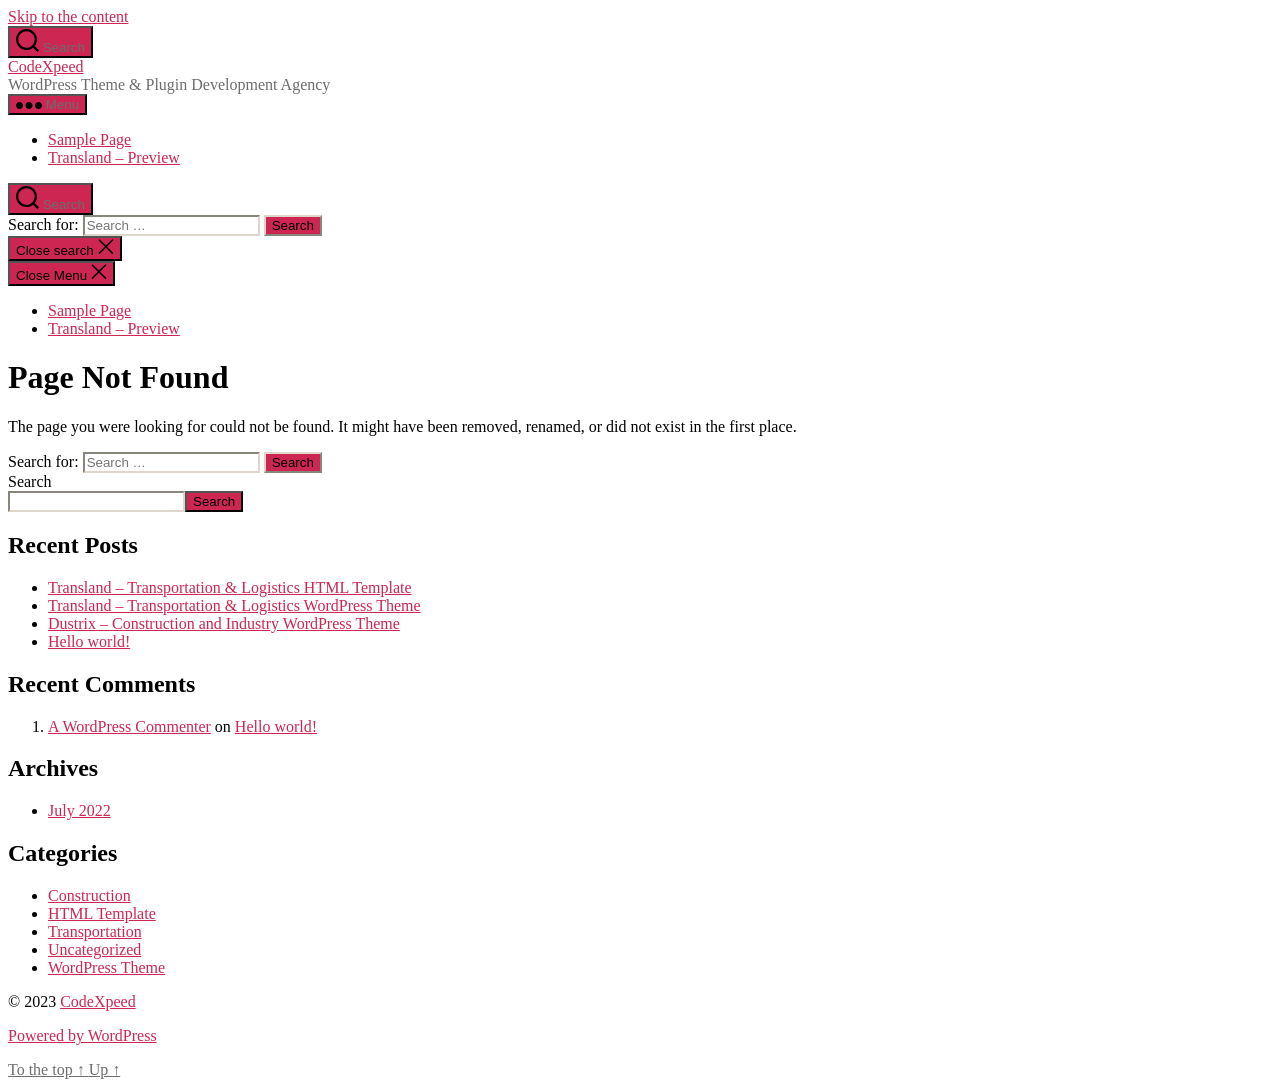
<file: donate.html>
<!DOCTYPE html>

<html class="no-js" lang="en-US">

	<head>

		<meta charset="UTF-8">
		<meta name="viewport" content="width=device-width, initial-scale=1.0" >

		<link rel="profile" href="https://gmpg.org/xfn/11">

		<title>Page not found &#8211; CodeXpeed</title>
<meta name='robots' content='max-image-preview:large' />
<link rel="alternate" type="application/rss+xml" title="CodeXpeed &raquo; Feed" href="https://codexpeed.com/feed/" />
<link rel="alternate" type="application/rss+xml" title="CodeXpeed &raquo; Comments Feed" href="https://codexpeed.com/comments/feed/" />
<script>
window._wpemojiSettings = {"baseUrl":"https:\/\/s.w.org\/images\/core\/emoji\/14.0.0\/72x72\/","ext":".png","svgUrl":"https:\/\/s.w.org\/images\/core\/emoji\/14.0.0\/svg\/","svgExt":".svg","source":{"concatemoji":"https:\/\/codexpeed.com\/wp-includes\/js\/wp-emoji-release.min.js?ver=6.2"}};
/*! This file is auto-generated */
!function(e,a,t){var n,r,o,i=a.createElement("canvas"),p=i.getContext&&i.getContext("2d");function s(e,t){p.clearRect(0,0,i.width,i.height),p.fillText(e,0,0);e=i.toDataURL();return p.clearRect(0,0,i.width,i.height),p.fillText(t,0,0),e===i.toDataURL()}function c(e){var t=a.createElement("script");t.src=e,t.defer=t.type="text/javascript",a.getElementsByTagName("head")[0].appendChild(t)}for(o=Array("flag","emoji"),t.supports={everything:!0,everythingExceptFlag:!0},r=0;r<o.length;r++)t.supports[o[r]]=function(e){if(p&&p.fillText)switch(p.textBaseline="top",p.font="600 32px Arial",e){case"flag":return s("\ud83c\udff3\ufe0f\u200d\u26a7\ufe0f","\ud83c\udff3\ufe0f\u200b\u26a7\ufe0f")?!1:!s("\ud83c\uddfa\ud83c\uddf3","\ud83c\uddfa\u200b\ud83c\uddf3")&&!s("\ud83c\udff4\udb40\udc67\udb40\udc62\udb40\udc65\udb40\udc6e\udb40\udc67\udb40\udc7f","\ud83c\udff4\u200b\udb40\udc67\u200b\udb40\udc62\u200b\udb40\udc65\u200b\udb40\udc6e\u200b\udb40\udc67\u200b\udb40\udc7f");case"emoji":return!s("\ud83e\udef1\ud83c\udffb\u200d\ud83e\udef2\ud83c\udfff","\ud83e\udef1\ud83c\udffb\u200b\ud83e\udef2\ud83c\udfff")}return!1}(o[r]),t.supports.everything=t.supports.everything&&t.supports[o[r]],"flag"!==o[r]&&(t.supports.everythingExceptFlag=t.supports.everythingExceptFlag&&t.supports[o[r]]);t.supports.everythingExceptFlag=t.supports.everythingExceptFlag&&!t.supports.flag,t.DOMReady=!1,t.readyCallback=function(){t.DOMReady=!0},t.supports.everything||(n=function(){t.readyCallback()},a.addEventListener?(a.addEventListener("DOMContentLoaded",n,!1),e.addEventListener("load",n,!1)):(e.attachEvent("onload",n),a.attachEvent("onreadystatechange",function(){"complete"===a.readyState&&t.readyCallback()})),(e=t.source||{}).concatemoji?c(e.concatemoji):e.wpemoji&&e.twemoji&&(c(e.twemoji),c(e.wpemoji)))}(window,document,window._wpemojiSettings);
</script>
<style>
img.wp-smiley,
img.emoji {
	display: inline !important;
	border: none !important;
	box-shadow: none !important;
	height: 1em !important;
	width: 1em !important;
	margin: 0 0.07em !important;
	vertical-align: -0.1em !important;
	background: none !important;
	padding: 0 !important;
}
</style>
	<link rel='stylesheet' id='wp-block-library-css' href='https://codexpeed.com/wp-includes/css/dist/block-library/style.min.css?ver=6.2' media='all' />
<link rel='stylesheet' id='classic-theme-styles-css' href='https://codexpeed.com/wp-includes/css/classic-themes.min.css?ver=6.2' media='all' />
<style id='global-styles-inline-css'>
body{--wp--preset--color--black: #000000;--wp--preset--color--cyan-bluish-gray: #abb8c3;--wp--preset--color--white: #ffffff;--wp--preset--color--pale-pink: #f78da7;--wp--preset--color--vivid-red: #cf2e2e;--wp--preset--color--luminous-vivid-orange: #ff6900;--wp--preset--color--luminous-vivid-amber: #fcb900;--wp--preset--color--light-green-cyan: #7bdcb5;--wp--preset--color--vivid-green-cyan: #00d084;--wp--preset--color--pale-cyan-blue: #8ed1fc;--wp--preset--color--vivid-cyan-blue: #0693e3;--wp--preset--color--vivid-purple: #9b51e0;--wp--preset--color--accent: #cd2653;--wp--preset--color--primary: #000000;--wp--preset--color--secondary: #6d6d6d;--wp--preset--color--subtle-background: #dcd7ca;--wp--preset--color--background: #f5efe0;--wp--preset--gradient--vivid-cyan-blue-to-vivid-purple: linear-gradient(135deg,rgba(6,147,227,1) 0%,rgb(155,81,224) 100%);--wp--preset--gradient--light-green-cyan-to-vivid-green-cyan: linear-gradient(135deg,rgb(122,220,180) 0%,rgb(0,208,130) 100%);--wp--preset--gradient--luminous-vivid-amber-to-luminous-vivid-orange: linear-gradient(135deg,rgba(252,185,0,1) 0%,rgba(255,105,0,1) 100%);--wp--preset--gradient--luminous-vivid-orange-to-vivid-red: linear-gradient(135deg,rgba(255,105,0,1) 0%,rgb(207,46,46) 100%);--wp--preset--gradient--very-light-gray-to-cyan-bluish-gray: linear-gradient(135deg,rgb(238,238,238) 0%,rgb(169,184,195) 100%);--wp--preset--gradient--cool-to-warm-spectrum: linear-gradient(135deg,rgb(74,234,220) 0%,rgb(151,120,209) 20%,rgb(207,42,186) 40%,rgb(238,44,130) 60%,rgb(251,105,98) 80%,rgb(254,248,76) 100%);--wp--preset--gradient--blush-light-purple: linear-gradient(135deg,rgb(255,206,236) 0%,rgb(152,150,240) 100%);--wp--preset--gradient--blush-bordeaux: linear-gradient(135deg,rgb(254,205,165) 0%,rgb(254,45,45) 50%,rgb(107,0,62) 100%);--wp--preset--gradient--luminous-dusk: linear-gradient(135deg,rgb(255,203,112) 0%,rgb(199,81,192) 50%,rgb(65,88,208) 100%);--wp--preset--gradient--pale-ocean: linear-gradient(135deg,rgb(255,245,203) 0%,rgb(182,227,212) 50%,rgb(51,167,181) 100%);--wp--preset--gradient--electric-grass: linear-gradient(135deg,rgb(202,248,128) 0%,rgb(113,206,126) 100%);--wp--preset--gradient--midnight: linear-gradient(135deg,rgb(2,3,129) 0%,rgb(40,116,252) 100%);--wp--preset--duotone--dark-grayscale: url('#wp-duotone-dark-grayscale');--wp--preset--duotone--grayscale: url('#wp-duotone-grayscale');--wp--preset--duotone--purple-yellow: url('#wp-duotone-purple-yellow');--wp--preset--duotone--blue-red: url('#wp-duotone-blue-red');--wp--preset--duotone--midnight: url('#wp-duotone-midnight');--wp--preset--duotone--magenta-yellow: url('#wp-duotone-magenta-yellow');--wp--preset--duotone--purple-green: url('#wp-duotone-purple-green');--wp--preset--duotone--blue-orange: url('#wp-duotone-blue-orange');--wp--preset--font-size--small: 18px;--wp--preset--font-size--medium: 20px;--wp--preset--font-size--large: 26.25px;--wp--preset--font-size--x-large: 42px;--wp--preset--font-size--normal: 21px;--wp--preset--font-size--larger: 32px;--wp--preset--spacing--20: 0.44rem;--wp--preset--spacing--30: 0.67rem;--wp--preset--spacing--40: 1rem;--wp--preset--spacing--50: 1.5rem;--wp--preset--spacing--60: 2.25rem;--wp--preset--spacing--70: 3.38rem;--wp--preset--spacing--80: 5.06rem;--wp--preset--shadow--natural: 6px 6px 9px rgba(0, 0, 0, 0.2);--wp--preset--shadow--deep: 12px 12px 50px rgba(0, 0, 0, 0.4);--wp--preset--shadow--sharp: 6px 6px 0px rgba(0, 0, 0, 0.2);--wp--preset--shadow--outlined: 6px 6px 0px -3px rgba(255, 255, 255, 1), 6px 6px rgba(0, 0, 0, 1);--wp--preset--shadow--crisp: 6px 6px 0px rgba(0, 0, 0, 1);}:where(.is-layout-flex){gap: 0.5em;}body .is-layout-flow > .alignleft{float: left;margin-inline-start: 0;margin-inline-end: 2em;}body .is-layout-flow > .alignright{float: right;margin-inline-start: 2em;margin-inline-end: 0;}body .is-layout-flow > .aligncenter{margin-left: auto !important;margin-right: auto !important;}body .is-layout-constrained > .alignleft{float: left;margin-inline-start: 0;margin-inline-end: 2em;}body .is-layout-constrained > .alignright{float: right;margin-inline-start: 2em;margin-inline-end: 0;}body .is-layout-constrained > .aligncenter{margin-left: auto !important;margin-right: auto !important;}body .is-layout-constrained > :where(:not(.alignleft):not(.alignright):not(.alignfull)){max-width: var(--wp--style--global--content-size);margin-left: auto !important;margin-right: auto !important;}body .is-layout-constrained > .alignwide{max-width: var(--wp--style--global--wide-size);}body .is-layout-flex{display: flex;}body .is-layout-flex{flex-wrap: wrap;align-items: center;}body .is-layout-flex > *{margin: 0;}:where(.wp-block-columns.is-layout-flex){gap: 2em;}.has-black-color{color: var(--wp--preset--color--black) !important;}.has-cyan-bluish-gray-color{color: var(--wp--preset--color--cyan-bluish-gray) !important;}.has-white-color{color: var(--wp--preset--color--white) !important;}.has-pale-pink-color{color: var(--wp--preset--color--pale-pink) !important;}.has-vivid-red-color{color: var(--wp--preset--color--vivid-red) !important;}.has-luminous-vivid-orange-color{color: var(--wp--preset--color--luminous-vivid-orange) !important;}.has-luminous-vivid-amber-color{color: var(--wp--preset--color--luminous-vivid-amber) !important;}.has-light-green-cyan-color{color: var(--wp--preset--color--light-green-cyan) !important;}.has-vivid-green-cyan-color{color: var(--wp--preset--color--vivid-green-cyan) !important;}.has-pale-cyan-blue-color{color: var(--wp--preset--color--pale-cyan-blue) !important;}.has-vivid-cyan-blue-color{color: var(--wp--preset--color--vivid-cyan-blue) !important;}.has-vivid-purple-color{color: var(--wp--preset--color--vivid-purple) !important;}.has-black-background-color{background-color: var(--wp--preset--color--black) !important;}.has-cyan-bluish-gray-background-color{background-color: var(--wp--preset--color--cyan-bluish-gray) !important;}.has-white-background-color{background-color: var(--wp--preset--color--white) !important;}.has-pale-pink-background-color{background-color: var(--wp--preset--color--pale-pink) !important;}.has-vivid-red-background-color{background-color: var(--wp--preset--color--vivid-red) !important;}.has-luminous-vivid-orange-background-color{background-color: var(--wp--preset--color--luminous-vivid-orange) !important;}.has-luminous-vivid-amber-background-color{background-color: var(--wp--preset--color--luminous-vivid-amber) !important;}.has-light-green-cyan-background-color{background-color: var(--wp--preset--color--light-green-cyan) !important;}.has-vivid-green-cyan-background-color{background-color: var(--wp--preset--color--vivid-green-cyan) !important;}.has-pale-cyan-blue-background-color{background-color: var(--wp--preset--color--pale-cyan-blue) !important;}.has-vivid-cyan-blue-background-color{background-color: var(--wp--preset--color--vivid-cyan-blue) !important;}.has-vivid-purple-background-color{background-color: var(--wp--preset--color--vivid-purple) !important;}.has-black-border-color{border-color: var(--wp--preset--color--black) !important;}.has-cyan-bluish-gray-border-color{border-color: var(--wp--preset--color--cyan-bluish-gray) !important;}.has-white-border-color{border-color: var(--wp--preset--color--white) !important;}.has-pale-pink-border-color{border-color: var(--wp--preset--color--pale-pink) !important;}.has-vivid-red-border-color{border-color: var(--wp--preset--color--vivid-red) !important;}.has-luminous-vivid-orange-border-color{border-color: var(--wp--preset--color--luminous-vivid-orange) !important;}.has-luminous-vivid-amber-border-color{border-color: var(--wp--preset--color--luminous-vivid-amber) !important;}.has-light-green-cyan-border-color{border-color: var(--wp--preset--color--light-green-cyan) !important;}.has-vivid-green-cyan-border-color{border-color: var(--wp--preset--color--vivid-green-cyan) !important;}.has-pale-cyan-blue-border-color{border-color: var(--wp--preset--color--pale-cyan-blue) !important;}.has-vivid-cyan-blue-border-color{border-color: var(--wp--preset--color--vivid-cyan-blue) !important;}.has-vivid-purple-border-color{border-color: var(--wp--preset--color--vivid-purple) !important;}.has-vivid-cyan-blue-to-vivid-purple-gradient-background{background: var(--wp--preset--gradient--vivid-cyan-blue-to-vivid-purple) !important;}.has-light-green-cyan-to-vivid-green-cyan-gradient-background{background: var(--wp--preset--gradient--light-green-cyan-to-vivid-green-cyan) !important;}.has-luminous-vivid-amber-to-luminous-vivid-orange-gradient-background{background: var(--wp--preset--gradient--luminous-vivid-amber-to-luminous-vivid-orange) !important;}.has-luminous-vivid-orange-to-vivid-red-gradient-background{background: var(--wp--preset--gradient--luminous-vivid-orange-to-vivid-red) !important;}.has-very-light-gray-to-cyan-bluish-gray-gradient-background{background: var(--wp--preset--gradient--very-light-gray-to-cyan-bluish-gray) !important;}.has-cool-to-warm-spectrum-gradient-background{background: var(--wp--preset--gradient--cool-to-warm-spectrum) !important;}.has-blush-light-purple-gradient-background{background: var(--wp--preset--gradient--blush-light-purple) !important;}.has-blush-bordeaux-gradient-background{background: var(--wp--preset--gradient--blush-bordeaux) !important;}.has-luminous-dusk-gradient-background{background: var(--wp--preset--gradient--luminous-dusk) !important;}.has-pale-ocean-gradient-background{background: var(--wp--preset--gradient--pale-ocean) !important;}.has-electric-grass-gradient-background{background: var(--wp--preset--gradient--electric-grass) !important;}.has-midnight-gradient-background{background: var(--wp--preset--gradient--midnight) !important;}.has-small-font-size{font-size: var(--wp--preset--font-size--small) !important;}.has-medium-font-size{font-size: var(--wp--preset--font-size--medium) !important;}.has-large-font-size{font-size: var(--wp--preset--font-size--large) !important;}.has-x-large-font-size{font-size: var(--wp--preset--font-size--x-large) !important;}
.wp-block-navigation a:where(:not(.wp-element-button)){color: inherit;}
:where(.wp-block-columns.is-layout-flex){gap: 2em;}
.wp-block-pullquote{font-size: 1.5em;line-height: 1.6;}
</style>
<link rel='stylesheet' id='twentytwenty-style-css' href='https://codexpeed.com/wp-content/themes/twentytwenty/style.css?ver=2.0' media='all' />
<style id='twentytwenty-style-inline-css'>
.color-accent,.color-accent-hover:hover,.color-accent-hover:focus,:root .has-accent-color,.has-drop-cap:not(:focus):first-letter,.wp-block-button.is-style-outline,a { color: #cd2653; }blockquote,.border-color-accent,.border-color-accent-hover:hover,.border-color-accent-hover:focus { border-color: #cd2653; }button,.button,.faux-button,.wp-block-button__link,.wp-block-file .wp-block-file__button,input[type="button"],input[type="reset"],input[type="submit"],.bg-accent,.bg-accent-hover:hover,.bg-accent-hover:focus,:root .has-accent-background-color,.comment-reply-link { background-color: #cd2653; }.fill-children-accent,.fill-children-accent * { fill: #cd2653; }body,.entry-title a,:root .has-primary-color { color: #000000; }:root .has-primary-background-color { background-color: #000000; }cite,figcaption,.wp-caption-text,.post-meta,.entry-content .wp-block-archives li,.entry-content .wp-block-categories li,.entry-content .wp-block-latest-posts li,.wp-block-latest-comments__comment-date,.wp-block-latest-posts__post-date,.wp-block-embed figcaption,.wp-block-image figcaption,.wp-block-pullquote cite,.comment-metadata,.comment-respond .comment-notes,.comment-respond .logged-in-as,.pagination .dots,.entry-content hr:not(.has-background),hr.styled-separator,:root .has-secondary-color { color: #6d6d6d; }:root .has-secondary-background-color { background-color: #6d6d6d; }pre,fieldset,input,textarea,table,table *,hr { border-color: #dcd7ca; }caption,code,code,kbd,samp,.wp-block-table.is-style-stripes tbody tr:nth-child(odd),:root .has-subtle-background-background-color { background-color: #dcd7ca; }.wp-block-table.is-style-stripes { border-bottom-color: #dcd7ca; }.wp-block-latest-posts.is-grid li { border-top-color: #dcd7ca; }:root .has-subtle-background-color { color: #dcd7ca; }body:not(.overlay-header) .primary-menu > li > a,body:not(.overlay-header) .primary-menu > li > .icon,.modal-menu a,.footer-menu a, .footer-widgets a,#site-footer .wp-block-button.is-style-outline,.wp-block-pullquote:before,.singular:not(.overlay-header) .entry-header a,.archive-header a,.header-footer-group .color-accent,.header-footer-group .color-accent-hover:hover { color: #cd2653; }.social-icons a,#site-footer button:not(.toggle),#site-footer .button,#site-footer .faux-button,#site-footer .wp-block-button__link,#site-footer .wp-block-file__button,#site-footer input[type="button"],#site-footer input[type="reset"],#site-footer input[type="submit"] { background-color: #cd2653; }.header-footer-group,body:not(.overlay-header) #site-header .toggle,.menu-modal .toggle { color: #000000; }body:not(.overlay-header) .primary-menu ul { background-color: #000000; }body:not(.overlay-header) .primary-menu > li > ul:after { border-bottom-color: #000000; }body:not(.overlay-header) .primary-menu ul ul:after { border-left-color: #000000; }.site-description,body:not(.overlay-header) .toggle-inner .toggle-text,.widget .post-date,.widget .rss-date,.widget_archive li,.widget_categories li,.widget cite,.widget_pages li,.widget_meta li,.widget_nav_menu li,.powered-by-wordpress,.to-the-top,.singular .entry-header .post-meta,.singular:not(.overlay-header) .entry-header .post-meta a { color: #6d6d6d; }.header-footer-group pre,.header-footer-group fieldset,.header-footer-group input,.header-footer-group textarea,.header-footer-group table,.header-footer-group table *,.footer-nav-widgets-wrapper,#site-footer,.menu-modal nav *,.footer-widgets-outer-wrapper,.footer-top { border-color: #dcd7ca; }.header-footer-group table caption,body:not(.overlay-header) .header-inner .toggle-wrapper::before { background-color: #dcd7ca; }
</style>
<link rel='stylesheet' id='twentytwenty-print-style-css' href='https://codexpeed.com/wp-content/themes/twentytwenty/print.css?ver=2.0' media='print' />
<script src='https://codexpeed.com/wp-content/themes/twentytwenty/assets/js/index.js?ver=2.0' id='twentytwenty-js-js' async></script>
<link rel="https://api.w.org/" href="https://codexpeed.com/wp-json/" /><link rel="EditURI" type="application/rsd+xml" title="RSD" href="https://codexpeed.com/xmlrpc.php?rsd" />
<link rel="wlwmanifest" type="application/wlwmanifest+xml" href="https://codexpeed.com/wp-includes/wlwmanifest.xml" />
<meta name="generator" content="WordPress 6.2" />
	<script>document.documentElement.className = document.documentElement.className.replace( 'no-js', 'js' );</script>
	
	</head>

	<body class="error404 wp-embed-responsive enable-search-modal has-no-pagination not-showing-comments show-avatars footer-top-visible elementor-default elementor-kit-5">

		<a class="skip-link screen-reader-text" href="#site-content">Skip to the content</a><svg xmlns="http://www.w3.org/2000/svg" viewBox="0 0 0 0" width="0" height="0" focusable="false" role="none" style="visibility: hidden; position: absolute; left: -9999px; overflow: hidden;" ><defs><filter id="wp-duotone-dark-grayscale"><feColorMatrix color-interpolation-filters="sRGB" type="matrix" values=" .299 .587 .114 0 0 .299 .587 .114 0 0 .299 .587 .114 0 0 .299 .587 .114 0 0 " /><feComponentTransfer color-interpolation-filters="sRGB" ><feFuncR type="table" tableValues="0 0.49803921568627" /><feFuncG type="table" tableValues="0 0.49803921568627" /><feFuncB type="table" tableValues="0 0.49803921568627" /><feFuncA type="table" tableValues="1 1" /></feComponentTransfer><feComposite in2="SourceGraphic" operator="in" /></filter></defs></svg><svg xmlns="http://www.w3.org/2000/svg" viewBox="0 0 0 0" width="0" height="0" focusable="false" role="none" style="visibility: hidden; position: absolute; left: -9999px; overflow: hidden;" ><defs><filter id="wp-duotone-grayscale"><feColorMatrix color-interpolation-filters="sRGB" type="matrix" values=" .299 .587 .114 0 0 .299 .587 .114 0 0 .299 .587 .114 0 0 .299 .587 .114 0 0 " /><feComponentTransfer color-interpolation-filters="sRGB" ><feFuncR type="table" tableValues="0 1" /><feFuncG type="table" tableValues="0 1" /><feFuncB type="table" tableValues="0 1" /><feFuncA type="table" tableValues="1 1" /></feComponentTransfer><feComposite in2="SourceGraphic" operator="in" /></filter></defs></svg><svg xmlns="http://www.w3.org/2000/svg" viewBox="0 0 0 0" width="0" height="0" focusable="false" role="none" style="visibility: hidden; position: absolute; left: -9999px; overflow: hidden;" ><defs><filter id="wp-duotone-purple-yellow"><feColorMatrix color-interpolation-filters="sRGB" type="matrix" values=" .299 .587 .114 0 0 .299 .587 .114 0 0 .299 .587 .114 0 0 .299 .587 .114 0 0 " /><feComponentTransfer color-interpolation-filters="sRGB" ><feFuncR type="table" tableValues="0.54901960784314 0.98823529411765" /><feFuncG type="table" tableValues="0 1" /><feFuncB type="table" tableValues="0.71764705882353 0.25490196078431" /><feFuncA type="table" tableValues="1 1" /></feComponentTransfer><feComposite in2="SourceGraphic" operator="in" /></filter></defs></svg><svg xmlns="http://www.w3.org/2000/svg" viewBox="0 0 0 0" width="0" height="0" focusable="false" role="none" style="visibility: hidden; position: absolute; left: -9999px; overflow: hidden;" ><defs><filter id="wp-duotone-blue-red"><feColorMatrix color-interpolation-filters="sRGB" type="matrix" values=" .299 .587 .114 0 0 .299 .587 .114 0 0 .299 .587 .114 0 0 .299 .587 .114 0 0 " /><feComponentTransfer color-interpolation-filters="sRGB" ><feFuncR type="table" tableValues="0 1" /><feFuncG type="table" tableValues="0 0.27843137254902" /><feFuncB type="table" tableValues="0.5921568627451 0.27843137254902" /><feFuncA type="table" tableValues="1 1" /></feComponentTransfer><feComposite in2="SourceGraphic" operator="in" /></filter></defs></svg><svg xmlns="http://www.w3.org/2000/svg" viewBox="0 0 0 0" width="0" height="0" focusable="false" role="none" style="visibility: hidden; position: absolute; left: -9999px; overflow: hidden;" ><defs><filter id="wp-duotone-midnight"><feColorMatrix color-interpolation-filters="sRGB" type="matrix" values=" .299 .587 .114 0 0 .299 .587 .114 0 0 .299 .587 .114 0 0 .299 .587 .114 0 0 " /><feComponentTransfer color-interpolation-filters="sRGB" ><feFuncR type="table" tableValues="0 0" /><feFuncG type="table" tableValues="0 0.64705882352941" /><feFuncB type="table" tableValues="0 1" /><feFuncA type="table" tableValues="1 1" /></feComponentTransfer><feComposite in2="SourceGraphic" operator="in" /></filter></defs></svg><svg xmlns="http://www.w3.org/2000/svg" viewBox="0 0 0 0" width="0" height="0" focusable="false" role="none" style="visibility: hidden; position: absolute; left: -9999px; overflow: hidden;" ><defs><filter id="wp-duotone-magenta-yellow"><feColorMatrix color-interpolation-filters="sRGB" type="matrix" values=" .299 .587 .114 0 0 .299 .587 .114 0 0 .299 .587 .114 0 0 .299 .587 .114 0 0 " /><feComponentTransfer color-interpolation-filters="sRGB" ><feFuncR type="table" tableValues="0.78039215686275 1" /><feFuncG type="table" tableValues="0 0.94901960784314" /><feFuncB type="table" tableValues="0.35294117647059 0.47058823529412" /><feFuncA type="table" tableValues="1 1" /></feComponentTransfer><feComposite in2="SourceGraphic" operator="in" /></filter></defs></svg><svg xmlns="http://www.w3.org/2000/svg" viewBox="0 0 0 0" width="0" height="0" focusable="false" role="none" style="visibility: hidden; position: absolute; left: -9999px; overflow: hidden;" ><defs><filter id="wp-duotone-purple-green"><feColorMatrix color-interpolation-filters="sRGB" type="matrix" values=" .299 .587 .114 0 0 .299 .587 .114 0 0 .299 .587 .114 0 0 .299 .587 .114 0 0 " /><feComponentTransfer color-interpolation-filters="sRGB" ><feFuncR type="table" tableValues="0.65098039215686 0.40392156862745" /><feFuncG type="table" tableValues="0 1" /><feFuncB type="table" tableValues="0.44705882352941 0.4" /><feFuncA type="table" tableValues="1 1" /></feComponentTransfer><feComposite in2="SourceGraphic" operator="in" /></filter></defs></svg><svg xmlns="http://www.w3.org/2000/svg" viewBox="0 0 0 0" width="0" height="0" focusable="false" role="none" style="visibility: hidden; position: absolute; left: -9999px; overflow: hidden;" ><defs><filter id="wp-duotone-blue-orange"><feColorMatrix color-interpolation-filters="sRGB" type="matrix" values=" .299 .587 .114 0 0 .299 .587 .114 0 0 .299 .587 .114 0 0 .299 .587 .114 0 0 " /><feComponentTransfer color-interpolation-filters="sRGB" ><feFuncR type="table" tableValues="0.098039215686275 1" /><feFuncG type="table" tableValues="0 0.66274509803922" /><feFuncB type="table" tableValues="0.84705882352941 0.41960784313725" /><feFuncA type="table" tableValues="1 1" /></feComponentTransfer><feComposite in2="SourceGraphic" operator="in" /></filter></defs></svg>
		<header id="site-header" class="header-footer-group">

			<div class="header-inner section-inner">

				<div class="header-titles-wrapper">

					
						<button class="toggle search-toggle mobile-search-toggle" data-toggle-target=".search-modal" data-toggle-body-class="showing-search-modal" data-set-focus=".search-modal .search-field" aria-expanded="false">
							<span class="toggle-inner">
								<span class="toggle-icon">
									<svg class="svg-icon" aria-hidden="true" role="img" focusable="false" xmlns="http://www.w3.org/2000/svg" width="23" height="23" viewBox="0 0 23 23"><path d="M38.710696,48.0601792 L43,52.3494831 L41.3494831,54 L37.0601792,49.710696 C35.2632422,51.1481185 32.9839107,52.0076499 30.5038249,52.0076499 C24.7027226,52.0076499 20,47.3049272 20,41.5038249 C20,35.7027226 24.7027226,31 30.5038249,31 C36.3049272,31 41.0076499,35.7027226 41.0076499,41.5038249 C41.0076499,43.9839107 40.1481185,46.2632422 38.710696,48.0601792 Z M36.3875844,47.1716785 C37.8030221,45.7026647 38.6734666,43.7048964 38.6734666,41.5038249 C38.6734666,36.9918565 35.0157934,33.3341833 30.5038249,33.3341833 C25.9918565,33.3341833 22.3341833,36.9918565 22.3341833,41.5038249 C22.3341833,46.0157934 25.9918565,49.6734666 30.5038249,49.6734666 C32.7048964,49.6734666 34.7026647,48.8030221 36.1716785,47.3875844 C36.2023931,47.347638 36.2360451,47.3092237 36.2726343,47.2726343 C36.3092237,47.2360451 36.347638,47.2023931 36.3875844,47.1716785 Z" transform="translate(-20 -31)" /></svg>								</span>
								<span class="toggle-text">Search</span>
							</span>
						</button><!-- .search-toggle -->

					
					<div class="header-titles">

						<div class="site-title faux-heading"><a href="https://codexpeed.com/">CodeXpeed</a></div><div class="site-description">WordPress Theme &amp; Plugin Development Agency</div><!-- .site-description -->
					</div><!-- .header-titles -->

					<button class="toggle nav-toggle mobile-nav-toggle" data-toggle-target=".menu-modal"  data-toggle-body-class="showing-menu-modal" aria-expanded="false" data-set-focus=".close-nav-toggle">
						<span class="toggle-inner">
							<span class="toggle-icon">
								<svg class="svg-icon" aria-hidden="true" role="img" focusable="false" xmlns="http://www.w3.org/2000/svg" width="26" height="7" viewBox="0 0 26 7"><path fill-rule="evenodd" d="M332.5,45 C330.567003,45 329,43.4329966 329,41.5 C329,39.5670034 330.567003,38 332.5,38 C334.432997,38 336,39.5670034 336,41.5 C336,43.4329966 334.432997,45 332.5,45 Z M342,45 C340.067003,45 338.5,43.4329966 338.5,41.5 C338.5,39.5670034 340.067003,38 342,38 C343.932997,38 345.5,39.5670034 345.5,41.5 C345.5,43.4329966 343.932997,45 342,45 Z M351.5,45 C349.567003,45 348,43.4329966 348,41.5 C348,39.5670034 349.567003,38 351.5,38 C353.432997,38 355,39.5670034 355,41.5 C355,43.4329966 353.432997,45 351.5,45 Z" transform="translate(-329 -38)" /></svg>							</span>
							<span class="toggle-text">Menu</span>
						</span>
					</button><!-- .nav-toggle -->

				</div><!-- .header-titles-wrapper -->

				<div class="header-navigation-wrapper">

					
							<nav class="primary-menu-wrapper" aria-label="Horizontal">

								<ul class="primary-menu reset-list-style">

								<li class="page_item page-item-2"><a href="https://codexpeed.com/sample-page/">Sample Page</a></li>
<li class="page_item page-item-6"><a href="https://codexpeed.com/transland-preview/">Transland &#8211; Preview</a></li>

								</ul>

							</nav><!-- .primary-menu-wrapper -->

						
						<div class="header-toggles hide-no-js">

						
							<div class="toggle-wrapper search-toggle-wrapper">

								<button class="toggle search-toggle desktop-search-toggle" data-toggle-target=".search-modal" data-toggle-body-class="showing-search-modal" data-set-focus=".search-modal .search-field" aria-expanded="false">
									<span class="toggle-inner">
										<svg class="svg-icon" aria-hidden="true" role="img" focusable="false" xmlns="http://www.w3.org/2000/svg" width="23" height="23" viewBox="0 0 23 23"><path d="M38.710696,48.0601792 L43,52.3494831 L41.3494831,54 L37.0601792,49.710696 C35.2632422,51.1481185 32.9839107,52.0076499 30.5038249,52.0076499 C24.7027226,52.0076499 20,47.3049272 20,41.5038249 C20,35.7027226 24.7027226,31 30.5038249,31 C36.3049272,31 41.0076499,35.7027226 41.0076499,41.5038249 C41.0076499,43.9839107 40.1481185,46.2632422 38.710696,48.0601792 Z M36.3875844,47.1716785 C37.8030221,45.7026647 38.6734666,43.7048964 38.6734666,41.5038249 C38.6734666,36.9918565 35.0157934,33.3341833 30.5038249,33.3341833 C25.9918565,33.3341833 22.3341833,36.9918565 22.3341833,41.5038249 C22.3341833,46.0157934 25.9918565,49.6734666 30.5038249,49.6734666 C32.7048964,49.6734666 34.7026647,48.8030221 36.1716785,47.3875844 C36.2023931,47.347638 36.2360451,47.3092237 36.2726343,47.2726343 C36.3092237,47.2360451 36.347638,47.2023931 36.3875844,47.1716785 Z" transform="translate(-20 -31)" /></svg>										<span class="toggle-text">Search</span>
									</span>
								</button><!-- .search-toggle -->

							</div>

							
						</div><!-- .header-toggles -->
						
				</div><!-- .header-navigation-wrapper -->

			</div><!-- .header-inner -->

			<div class="search-modal cover-modal header-footer-group" data-modal-target-string=".search-modal" role="dialog" aria-modal="true" aria-label="Search">

	<div class="search-modal-inner modal-inner">

		<div class="section-inner">

			<form role="search" aria-label="Search for:" method="get" class="search-form" action="https://codexpeed.com/">
	<label for="search-form-1">
		<span class="screen-reader-text">Search for:</span>
		<input type="search" id="search-form-1" class="search-field" placeholder="Search &hellip;" value="" name="s" />
	</label>
	<input type="submit" class="search-submit" value="Search" />
</form>

			<button class="toggle search-untoggle close-search-toggle fill-children-current-color" data-toggle-target=".search-modal" data-toggle-body-class="showing-search-modal" data-set-focus=".search-modal .search-field">
				<span class="screen-reader-text">Close search</span>
				<svg class="svg-icon" aria-hidden="true" role="img" focusable="false" xmlns="http://www.w3.org/2000/svg" width="16" height="16" viewBox="0 0 16 16"><polygon fill="" fill-rule="evenodd" points="6.852 7.649 .399 1.195 1.445 .149 7.899 6.602 14.352 .149 15.399 1.195 8.945 7.649 15.399 14.102 14.352 15.149 7.899 8.695 1.445 15.149 .399 14.102" /></svg>			</button><!-- .search-toggle -->

		</div><!-- .section-inner -->

	</div><!-- .search-modal-inner -->

</div><!-- .menu-modal -->

		</header><!-- #site-header -->

		
<div class="menu-modal cover-modal header-footer-group" data-modal-target-string=".menu-modal">

	<div class="menu-modal-inner modal-inner">

		<div class="menu-wrapper section-inner">

			<div class="menu-top">

				<button class="toggle close-nav-toggle fill-children-current-color" data-toggle-target=".menu-modal" data-toggle-body-class="showing-menu-modal" data-set-focus=".menu-modal">
					<span class="toggle-text">Close Menu</span>
					<svg class="svg-icon" aria-hidden="true" role="img" focusable="false" xmlns="http://www.w3.org/2000/svg" width="16" height="16" viewBox="0 0 16 16"><polygon fill="" fill-rule="evenodd" points="6.852 7.649 .399 1.195 1.445 .149 7.899 6.602 14.352 .149 15.399 1.195 8.945 7.649 15.399 14.102 14.352 15.149 7.899 8.695 1.445 15.149 .399 14.102" /></svg>				</button><!-- .nav-toggle -->

				
					<nav class="mobile-menu" aria-label="Mobile">

						<ul class="modal-menu reset-list-style">

						<li class="page_item page-item-2"><div class="ancestor-wrapper"><a href="https://codexpeed.com/sample-page/">Sample Page</a></div><!-- .ancestor-wrapper --></li>
<li class="page_item page-item-6"><div class="ancestor-wrapper"><a href="https://codexpeed.com/transland-preview/">Transland &#8211; Preview</a></div><!-- .ancestor-wrapper --></li>

						</ul>

					</nav>

					
			</div><!-- .menu-top -->

			<div class="menu-bottom">

				
			</div><!-- .menu-bottom -->

		</div><!-- .menu-wrapper -->

	</div><!-- .menu-modal-inner -->

</div><!-- .menu-modal -->

<main id="site-content">

	<div class="section-inner thin error404-content">

		<h1 class="entry-title">Page Not Found</h1>

		<div class="intro-text"><p>The page you were looking for could not be found. It might have been removed, renamed, or did not exist in the first place.</p></div>

		<form role="search" aria-label="404 not found" method="get" class="search-form" action="https://codexpeed.com/">
	<label for="search-form-2">
		<span class="screen-reader-text">Search for:</span>
		<input type="search" id="search-form-2" class="search-field" placeholder="Search &hellip;" value="" name="s" />
	</label>
	<input type="submit" class="search-submit" value="Search" />
</form>

	</div><!-- .section-inner -->

</main><!-- #site-content -->


	<div class="footer-nav-widgets-wrapper header-footer-group">

		<div class="footer-inner section-inner">

			
			
				<aside class="footer-widgets-outer-wrapper">

					<div class="footer-widgets-wrapper">

						
							<div class="footer-widgets column-one grid-item">
								<div class="widget widget_block widget_search"><div class="widget-content"><form role="search" method="get" action="https://codexpeed.com/" class="wp-block-search__button-outside wp-block-search__text-button wp-block-search"><label for="wp-block-search__input-3" class="wp-block-search__label" >Search</label><div class="wp-block-search__inside-wrapper " ><input type="search" id="wp-block-search__input-3" class="wp-block-search__input" name="s" value="" placeholder=""  required /><button type="submit" class="wp-block-search__button wp-element-button"  >Search</button></div></form></div></div><div class="widget widget_block"><div class="widget-content"><div class="wp-block-group is-layout-flow"><div class="wp-block-group__inner-container"><h2 class="wp-block-heading">Recent Posts</h2><ul class="wp-block-latest-posts__list wp-block-latest-posts"><li><a class="wp-block-latest-posts__post-title" href="https://codexpeed.com/2022/07/20/transland-transportation-logistics-html-template/">Transland &#8211; Transportation &#038; Logistics HTML Template</a></li>
<li><a class="wp-block-latest-posts__post-title" href="https://codexpeed.com/2022/07/20/transland-transportation-logistics-wordpress-theme/">Transland &#8211; Transportation &#038; Logistics WordPress Theme</a></li>
<li><a class="wp-block-latest-posts__post-title" href="https://codexpeed.com/2022/07/20/dustrix-construction-and-industry-wordpress-theme/">Dustrix &#8211; Construction and Industry WordPress Theme</a></li>
<li><a class="wp-block-latest-posts__post-title" href="https://codexpeed.com/2022/07/07/hello-world/">Hello world!</a></li>
</ul></div></div></div></div><div class="widget widget_block"><div class="widget-content"><div class="wp-block-group is-layout-flow"><div class="wp-block-group__inner-container"><h2 class="wp-block-heading">Recent Comments</h2><ol class="wp-block-latest-comments"><li class="wp-block-latest-comments__comment"><article><footer class="wp-block-latest-comments__comment-meta"><a class="wp-block-latest-comments__comment-author" href="https://wordpress.org/">A WordPress Commenter</a> on <a class="wp-block-latest-comments__comment-link" href="https://codexpeed.com/2022/07/07/hello-world/#comment-1">Hello world!</a></footer></article></li></ol></div></div></div></div><div class="widget widget_block"><div class="widget-content"><div class="wp-block-group is-layout-flow"><div class="wp-block-group__inner-container"><h2 class="wp-block-heading">Archives</h2><ul class="wp-block-archives-list wp-block-archives">	<li><a href='https://codexpeed.com/2022/07/'>July 2022</a></li>
</ul></div></div></div></div><div class="widget widget_block"><div class="widget-content"><div class="wp-block-group is-layout-flow"><div class="wp-block-group__inner-container"><h2 class="wp-block-heading">Categories</h2><ul class="wp-block-categories-list wp-block-categories">	<li class="cat-item cat-item-4"><a href="https://codexpeed.com/category/construction/">Construction</a>
</li>
	<li class="cat-item cat-item-27"><a href="https://codexpeed.com/category/html-template/">HTML Template</a>
</li>
	<li class="cat-item cat-item-17"><a href="https://codexpeed.com/category/transportation/">Transportation</a>
</li>
	<li class="cat-item cat-item-1"><a href="https://codexpeed.com/category/uncategorized/">Uncategorized</a>
</li>
	<li class="cat-item cat-item-5"><a href="https://codexpeed.com/category/wordpress-theme/">WordPress Theme</a>
</li>
</ul></div></div></div></div>							</div>

						
						
					</div><!-- .footer-widgets-wrapper -->

				</aside><!-- .footer-widgets-outer-wrapper -->

			
		</div><!-- .footer-inner -->

	</div><!-- .footer-nav-widgets-wrapper -->


			<footer id="site-footer" class="header-footer-group">

				<div class="section-inner">

					<div class="footer-credits">

						<p class="footer-copyright">&copy;
							2023							<a href="https://codexpeed.com/">CodeXpeed</a>
						</p><!-- .footer-copyright -->

						
						<p class="powered-by-wordpress">
							<a href="https://wordpress.org/">
								Powered by WordPress							</a>
						</p><!-- .powered-by-wordpress -->

					</div><!-- .footer-credits -->

					<a class="to-the-top" href="#site-header">
						<span class="to-the-top-long">
							To the top <span class="arrow" aria-hidden="true">&uarr;</span>						</span><!-- .to-the-top-long -->
						<span class="to-the-top-short">
							Up <span class="arrow" aria-hidden="true">&uarr;</span>						</span><!-- .to-the-top-short -->
					</a><!-- .to-the-top -->

				</div><!-- .section-inner -->

			</footer><!-- #site-footer -->

			<script>
	/(trident|msie)/i.test(navigator.userAgent)&&document.getElementById&&window.addEventListener&&window.addEventListener("hashchange",function(){var t,e=location.hash.substring(1);/^[A-z0-9_-]+$/.test(e)&&(t=document.getElementById(e))&&(/^(?:a|select|input|button|textarea)$/i.test(t.tagName)||(t.tabIndex=-1),t.focus())},!1);
	</script>
	
	</body>
</html>
</file>
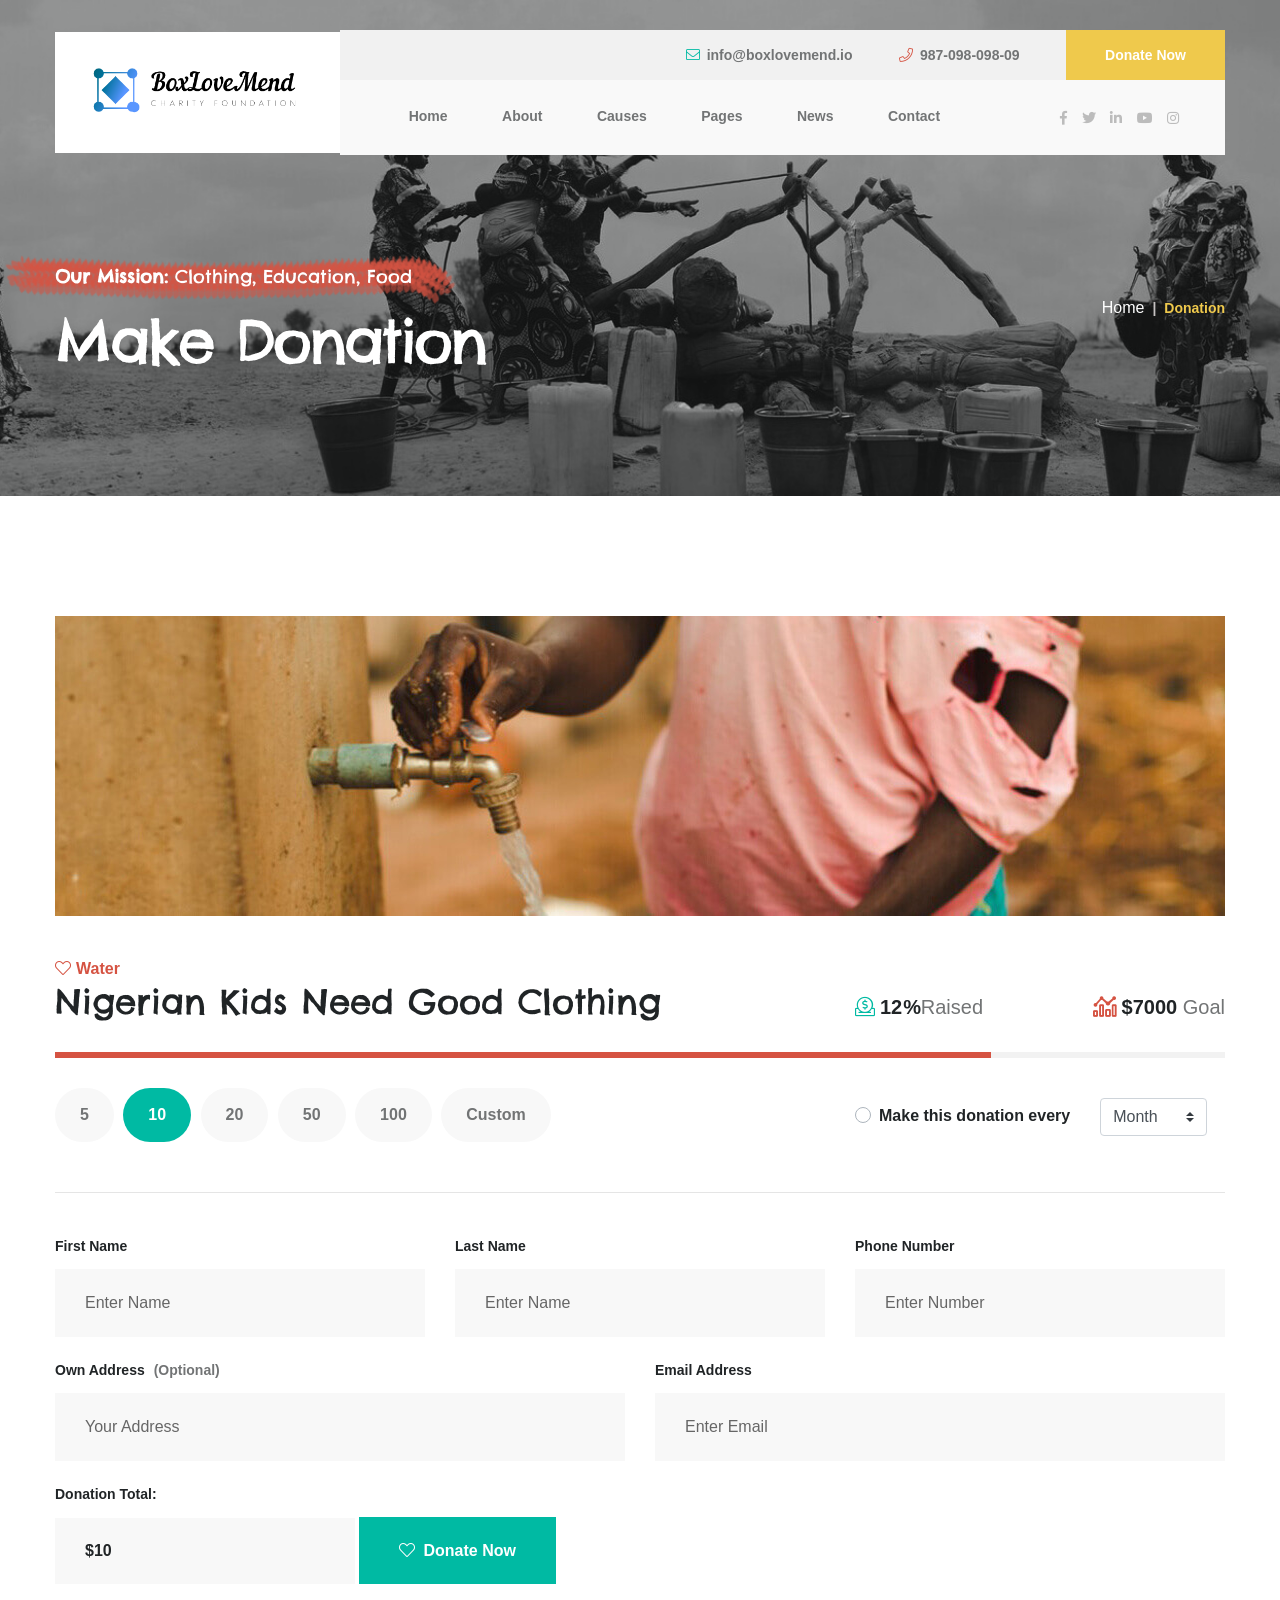
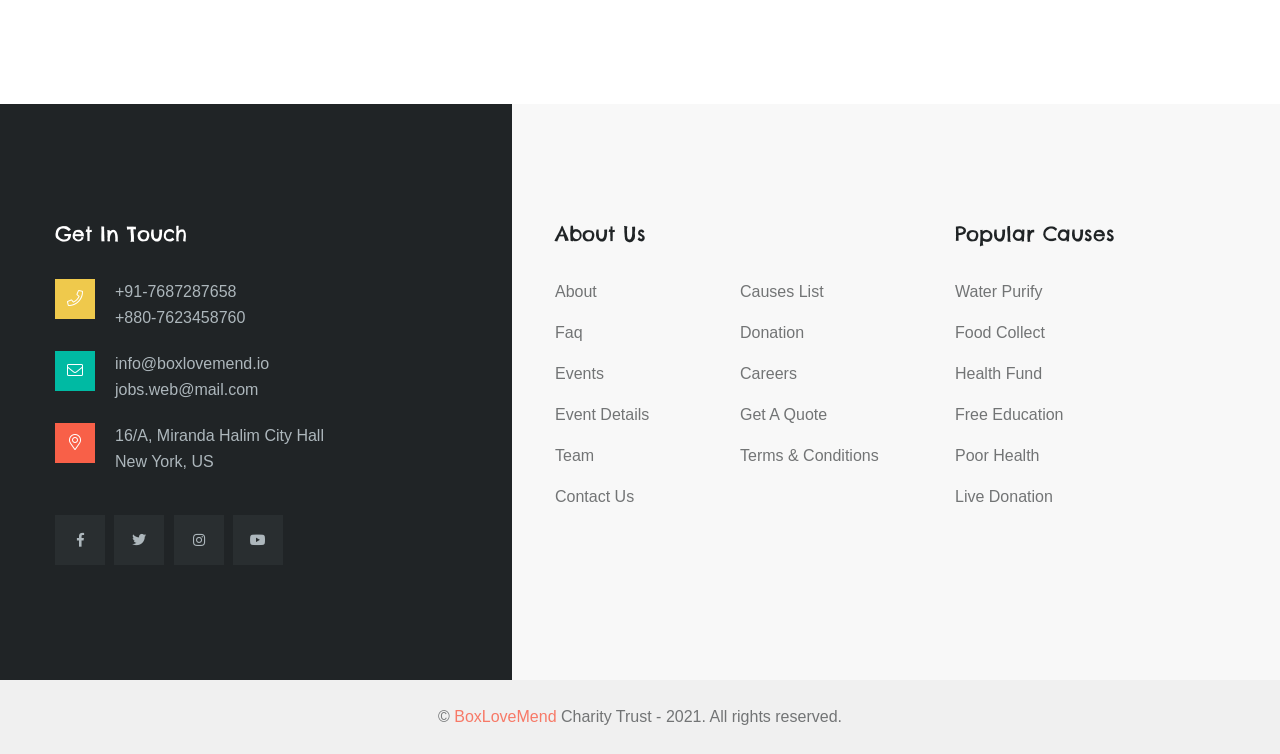
<file: donation.html>
<!DOCTYPE html>
<html lang="en">


<head>
    <!-- ========== Meta Tags ========== -->
    <meta charset="UTF-8">
    <meta http-equiv="X-UA-Compatible" content="IE=edge">
    <meta name="viewport" content="width=device-width, initial-scale=1.0">
    <meta name="author" content="keendevs">
    <!-- ======== Page title ============ -->
    <title>BoxLoveMend - Box What You Love & Mend</title>
    <!-- ========== Favicon Icon ========== -->
    <link rel="shortcut icon" href="assets/img/favicon.png">
    <!-- ===========  All Stylesheet ================= -->
    <!--  Icon css plugins -->
    <link rel="stylesheet" href="assets/css/icons.css">
    <!--  animate css plugins -->
    <link rel="stylesheet" href="assets/css/animate.css">
    <!--  magnific-popup css plugins -->
    <link rel="stylesheet" href="assets/css/magnific-popup.css">
    <!--  owl carosuel css plugins -->
    <link rel="stylesheet" href="assets/css/owl.carousel.min.css">
    <!-- metismenu css file -->
    <link rel="stylesheet" href="assets/css/metismenu.css">
    <!--  owl theme css plugins -->
    <link rel="stylesheet" href="assets/css/owl.theme.css">
    <!--  owl theme css plugins -->
    <link rel="stylesheet" href="assets/css/timeline.min.css">
    <!--  Bootstrap css plugins -->
    <link rel="stylesheet" href="assets/css/bootstrap.min.css">
    <!--  main style css file -->
    <link rel="stylesheet" href="assets/css/style.css">
    <!-- template main style css file -->
    <link rel="stylesheet" href="style.css">
    <!-- HTML5 Shim and Respond.js IE8 support of HTML5 elements and media queries -->
    <!-- WARNING: Respond.js doesn't work if you view the page via file:// -->
    <!--[if lt IE 9]>
    <script src="https://oss.maxcdn.com/libs/html5shiv/3.7.0/html5shiv.js"></script>
    <script src="https://oss.maxcdn.com/libs/respond.js/1.4.2/respond.min.js"></script>
    <![endif]-->
</head>

<body>
    <!-- preloader -->
    <div id="preloader" class="preloader">
        <div class="animation-preloader">
            <div class="spinner">                
            </div>
                <div class="txt-loading">
                    <span data-text-preloader="B" class="letters-loading">
                        B
                    </span>
                    <span data-text-preloader="O" class="letters-loading">
                        O
                    </span>
                    <span data-text-preloader="X" class="letters-loading">
                        X
                    </span>
                    <span data-text-preloader="L" class="letters-loading">
                        L
                    </span>
                    <span data-text-preloader="O" class="letters-loading">
                        O
                    </span>
                    <span data-text-preloader="V" class="letters-loading">
                        V
                    </span>
                    <span data-text-preloader="E" class="letters-loading">
                        E
                    </span>
                    <span data-text-preloader="M" class="letters-loading">
                        M
                    </span>
                    <span data-text-preloader="E" class="letters-loading">
                        E
                    </span>
                    <span data-text-preloader="N" class="letters-loading">
                        N
                    </span>
                    <span data-text-preloader="D" class="letters-loading">
                        D
                    </span>
                </div>
            <p class="text-center">Loading</p>
        </div>
        <div class="loader">
            <div class="row">
                <div class="col-3 loader-section section-left">
                    <div class="bg"></div>
                </div>
                <div class="col-3 loader-section section-left">
                    <div class="bg"></div>
                </div>
                <div class="col-3 loader-section section-right">
                    <div class="bg"></div>
                </div>
                <div class="col-3 loader-section section-right">
                    <div class="bg"></div>
                </div>
            </div>
        </div>
    </div>
    <!-- welcome content start from here -->

    <header class="header-wrap header-box-style header-1">
        <div class="container">
            <div class="row align-items-center">
                <div class="col-12 p-0 d-lg-none d-block d-none-mobile">
                    <div class="top-bar text-right">
                        <a href="mailto:info@boxlovemend.io"><i class="fal fa-envelope"></i>info@boxlovemend.io</a>
                        <a href="tel:123-456-7890"><i class="fal fa-phone"></i>987-098-098-09</a>
                        <a href="donation.html" class="d-btn">Donate Now</a>
                    </div>
                </div>
                <div class="col-xl-3 col-6 col-lg-3 pr-0">
                    <div class="logo">
                        <a href="index.html"><img src="assets/img/boxlovemend.png" alt="BoxLoveMend"></a>
                    </div>
                </div>
                <div class="col-xl-9 pl-lg-0 col-lg-9 d-none d-lg-block">
                    <div class="box-wrap">
                        <div class="top-bar text-right">
                            <a href="mailto:info@boxlovemend.io"><i class="fal fa-envelope"></i>info@boxlovemend.io</a>
                            <a href="tel:123-456-7890"><i class="fal fa-phone"></i>987-098-098-09</a>
                            <a href="#" class="d-btn">Donate Now</a>
                        </div>
                        <div class="menu-wrap d-flex align-items-center justify-content-around">
                            <div class="main-menu">
                                <ul>
                                    <li><a href="index.html">Home</a>
<!--                                            <ul class="sub-menu">-->
<!--                                                <li>-->
<!--                                                   <a href="index-2.html">Homepage 1</a>-->
<!--                                                </li>-->
<!--                                                <li>-->
<!--                                                   <a href="index-3.html">Homepage 2</a>-->
<!--                                                </li>-->
<!--                                                <li>-->
<!--                                                   <a href="index-4.html">Homepage 3</a>-->
<!--                                                </li>-->
<!--                                            </ul>-->
                                    </li>
                                    <li><a href="about.html">about</a></li>
                                    <li><a href="causes.html">Causes</a>
                                        <ul class="sub-menu">
                                            <li><a href="causes.html">Causes List</a></li>
                                            <li><a href="cause-details.html">Causes details</a></li>
                                            <li><a href="donation.html">donation</a></li>
                                        </ul>
                                    </li>
                                    <li><a href="#">Pages</a>
                                        <ul class="sub-menu">
                                            <li><a href="faq.html">faq</a></li>
                                            <li><a href="events.html">events</a></li>
                                            <li><a href="event-details.html">event details</a></li>
                                            <li><a href="team.html">Team</a></li>
                                        </ul>
                                    </li>
                                    <li><a href="news.html">News</a></li>
                                    <li><a href="contact.html">Contact</a></li>
                                </ul>
                            </div>
                            <div class="social-link">
                                <a href="#"><i class="fab fa-facebook-f"></i></a>
                                <a href="#"><i class="fab fa-twitter"></i></a>
                                <a href="#"><i class="fab fa-linkedin-in"></i></a>
                                <a href="#"><i class="fab fa-youtube"></i></a>
                                <a href="#"><i class="fab fa-instagram"></i></a>
                            </div>
                        </div>                        
                    </div>                    
                </div>                
                <div class="col-6 d-lg-none d-block pl-0">
                    <div class="mobile-nav-wrap">                    
                        <div id="hamburger">
                            <i class="fal fa-bars"></i>
                        </div>
                        <!-- mobile menu - responsive menu  -->
                        <div class="mobile-nav">
                            <button type="button" class="close-nav">
                                <i class="fal fa-times-circle"></i>
                            </button>
                            <nav class="sidebar-nav">
                                <ul class="metismenu" id="mobile-menu">
                                    <li><a class="has-arrow" href="index.html">Home</a>
<!--                                                <ul class="sub-menu">-->
<!--                                                    <li><a href="index-2.html">Homepage 1</a></li>-->
<!--                                                    <li><a href="index-3.html">Homepage 2</a></li>-->
<!--                                                    <li><a href="index-4.html">Homepage 3</a></li>-->
<!--                                                </ul>-->
                                    </li>
                                    <li><a href="about.html">about</a></li>
                                    <li>
                                        <a class="has-arrow" href="causes.html">Causes</a>
                                        <ul class="sub-menu">
                                            <li><a href="causes.html">Causes List</a></li>
                                            <li><a href="cause-details.html">Causes details</a></li>
                                            <li><a href="donation.html">donation</a></li>
                                        </ul>
                                    </li>
                                    <li>
                                        <a class="has-arrow" href="#">Pages</a>
                                        <ul class="sub-menu">
                                            <li><a href="faq.html">faq</a></li>
                                            <li><a href="events.html">events</a></li>
                                            <li><a href="event-details.html">event details</a></li>
                                            <li><a href="team.html">Team</a></li>
                                        </ul>
                                    </li>
                                    <li><a href="news.html">News</a></li>
                                    <li><a href="contact.html">Contact</a></li>
                                </ul>
                            </nav>

                            <div class="action-bar">
                                <a href="mailto:info@boxlovemend.io"><i class="fal fa-envelope"></i>info@boxlovemend.io</a>
                                <a href="tel:123-456-7890"><i class="fal fa-phone"></i>987-098-098-09</a>
                                <a href="#" class="d-btn theme-btn">Donate Now</a>
                            </div>
                        </div>                            
                    </div>
                    <div class="overlay"></div>
                </div>
            </div>
        </div>
    </header>   

    <section class="page-banner-wrap bg-cover" style="background-image: url('assets/img/page-banner.jpg')">
        <div class="container">
            <div class="row align-items-center">
                <div class="col-md-8">
                    <div class="page-heading text-white">
                        <div class="sub-title">
                            <h4><strong>Our Mission:</strong> Clothing, Education, Food</h4>
                        </div>
                        <div class="page-title">
                            <h1>Make Donation</h1>
                        </div>
                    </div>
                </div>
                <div class="col-md-4">
                    <nav aria-label="breadcrumb">
                        <ol class="breadcrumb">
                          <li class="breadcrumb-item"><a href="index-4.html">Home</a></li>
                          <li class="breadcrumb-item active" aria-current="page">Donation</li>
                        </ol>
                    </nav>
                </div>
            </div>
        </div>
    </section>

    <section class="cause-contents-wrapper section-padding donation-form-wrapper">
        <div class="container">
            <div class="row">
                <div class="col-lg-12 col-12">
                    <div class="cause-details-wrapper">
                        <div class="featured-thumb">
                            <img src="assets/img/donation_bg.jpg" alt="donation">
                        </div>
                        <div class="give-form-wrap cause-form-wrap">
                            <div class="cause-meta">
                                <a href="#" class="cause-cat"><i class="fal fa-heart"></i>water</a>
                            </div>
                            <div class="row donation-form align-items-baseline">
                                <div class="donation-title col-12 col-lg-8">
                                    <h2 class="give-form-title">Nigerian Kids Need Good Clothing</h2>
                                </div>
                                <div class="cause-amount d-flex mt-2 mb-3 m-lg-0 justify-content-between col-12 col-lg-4">
                                    <div class="price-raised">
                                        <i class="fal fa-donate"></i><span>70</span>   Raised
                                    </div>
                                    <div class="price-goal">
                                        <i class="far fa-analytics"></i><span>$7000</span> Goal
                                    </div>
                                </div>
                            </div>
                            <div class="total-bar-counts row align-items-center">
                                <div class="goal-progress-wrap col-12">
                                    <div class="progress">
                                        <div class="progress-bar wow fadeInLeft" role="progressbar" style="width:80%"></div>
                                    </div>
                                </div>                                
                            </div>
                            <form action="#" class="give-form">

                                <div class="row align-items-center">
                                    <div class="col-12 col-lg-8">
                                        <div class="donate-amount-buttons give-donation-amount">
                                            <span name="donateamount" value="5.00">5</span>
                                            <span name="donateamount" value="10.00" class="active">10</span>
                                            <span name="donateamount" value="20.00">20</span>
                                            <span name="donateamount" value="50.00">50</span>
                                            <span name="donateamount" value="100.00">100</span>
                                            <span>custom</span>
                                        </div>
                                    </div>
                                    <div class="col-12 col-lg-4 mb-3 mb-lg-0 d-flex align-items-baseline">
                                        <div class="custom-control donation-per-month custom-radio mr-30">
                                            <input type="radio" class="custom-control-input" id="donationpermonth" name="radio-stacked" required>
                                            <label class="custom-control-label" for="donationpermonth">Make this donation every</label>
                                        </div>                                        
                                        <div class="form-group">
                                            <select class="custom-select" required>
                                              <option value="">Month</option>
                                              <option value="1">January</option>
                                              <option value="2">February</option>
                                              <option value="3">March</option>
                                              <option value="4">April</option>
                                            </select>
                                            <div class="invalid-feedback">Example invalid custom select feedback</div>
                                          </div>
                                    </div>
                                </div>

                                <div class="give-purchase-form-wrap">                                    
                                    <div class="row">
                                        <div class="col-md-6 col-lg-4 col-12">
                                            <div class="single-personal-info">
                                                <label for="fname">First Name</label>
                                                <input type="text" class="give-input" id="fname" placeholder="Enter Name" >                                         
                                            </div>
                                        </div>
                                        <div class="col-md-6 col-lg-4 col-12">
                                            <div class="single-personal-info">
                                                <label for="lname">Last Name</label>
                                                <input type="text" class="give-input" id="lname" placeholder="Enter Name">                                         
                                            </div>
                                        </div>
                                        <div class="col-md-6 col-lg-4 col-12">
                                            <div class="single-personal-info">
                                                <label for="phumber">Phone Number</label>
                                                <input type="text" class="give-input" id="phumber" placeholder="Enter Number">                                         
                                            </div>
                                        </div>
                                        <div class="col-md-6 col-lg-6 col-12">
                                            <div class="single-personal-info">
                                                <label for="paddress">Own Address <span>(Optional)</span></label>
                                                <input type="text" class="give-input" id="paddress" placeholder="Your Address" >                                         
                                            </div>
                                        </div>
                                        <div class="col-md-12 col-lg-6 col-12">
                                            <div class="single-personal-info">
                                                <label for="email">Email Address</label>
                                                <input type="email" class="give-input" id="email" placeholder="Enter Email" >                                         
                                            </div>
                                        </div>
                                        <div class="col-md-12 col-12">
                                            <div class="donate-total-amount">
                                                <div class="give-donation-total-label">Donation Total:</div>
                                                <div class="give-final-total-amount"><span>$</span>10</div>
                                                <button type="submit" class="give-submit give-btn"><i class="fal fa-heart"></i>Donate Now</button>
                                            </div>
                                        </div>                                        
                                    </div>
                                </div>
                            </form>
                        </div>
                    </div>
                </div>                
            </div>
        </div>
    </section> 

    <footer class="footer-1 footer-wrap">
        <div class="footer-widgets section-bg pt-60 pb-60">            
            <div class="container">
                <div class="row">
                    <div class="col-md-6 col-xl-4 col-12">                        
                        <div class="single-footer-wid site-info-widget">
                            <div class="wid-title">
                                <h4>Get In Touch</h4>
                            </div>
                            <div class="contact-us">
                                <div class="single-contact-info">
                                    <div class="icon">
                                        <i class="fal fa-phone"></i>
                                    </div>
                                    <div class="contact-info">
                                        <span>+91-7687287658</span>
                                        <span>+880-7623458760</span>
                                    </div>
                                </div>
                                <div class="single-contact-info">
                                    <div class="icon">
                                        <i class="fal fa-envelope"></i>
                                    </div>
                                    <div class="contact-info">
                                        <span>info@boxlovemend.io</span>
                                        <span>jobs.web@mail.com</span>
                                    </div>
                                </div>
                                <div class="single-contact-info">
                                    <div class="icon">
                                        <i class="fal fa-map-marker-alt"></i>
                                    </div>
                                    <div class="contact-info">
                                        <span>16/A, Miranda Halim City Hall<br/> New York, US</span>
                                    </div>
                                </div>
                            </div>

                            <div class="social-link">
                                <a href="#"><i class="fab fa-facebook-f"></i></a>
                                <a href="#"><i class="fab fa-twitter"></i></a>
                                <a href="#"><i class="fab fa-instagram"></i></a>
                                <a href="#"><i class="fab fa-youtube"></i></a>
                            </div>
                        </div>
                    </div> <!-- /.col-lg-3 - single-footer-wid -->
                    <div class="col-md-6 col-xl-4 offset-xl-1 col-12">
                        <div class="single-footer-wid">
                            <div class="wid-title">
                                <h4>About Us</h4>
                            </div>
                            <div class="special-menu">
                                <ul>
                                    <li><a href="about.html">about</a></li>
                                    <li><a href="faq.html">faq</a></li>
                                    <li><a href="events.html">events</a></li>
                                    <li><a href="event-details.html">event details</a></li>
                                    <li><a href="team.html">Team</a></li>                                  
                                    <li><a href="contact.html">Contact Us</a></li>                                    
                                </ul>
                            </div>
                            <div class="special-menu">
                                <ul>
                                    <li><a href="causes.html">Causes List</a></li>
                                    <li><a href="donation.html">donation</a></li>
                                    <li><a href="team.html">Careers</a></li>
                                    <li><a href="contact.html">Get A Quote</a></li>
                                    <li><a href="faq.html">Terms & Conditions</a></li>
                                </ul>
                            </div>
                        </div>
                    </div> <!-- /.col-lg-3 - single-footer-wid -->
                    <div class="col-md-6 col-xl-3 col-12">
                        <div class="single-footer-wid">
                            <div class="wid-title">
                                <h4>Popular Causes</h4>
                            </div>
                            <ul>
                                <li><a href="causes.html">Water Purify</a></li>
                                <li><a href="causes.html">Food Collect</a></li>
                                <li><a href="causes.html">Health Fund</a></li>
                                <li><a href="causes.html">Free Education</a></li>
                                <li><a href="causes.html">Poor Health</a></li>
                                <li><a href="causes.html">Live Donation</a></li>                              
                            </ul>
                        </div>
                    </div> <!-- /.col-lg-3 - single-footer-wid -->

                </div>
            </div>
        </div>
        <div class="footer-bottom">
            <div class="container">
                <div class="row">
                    <div class="col-lg-12 col-12 text-center">
                        <div class="copyright-info">
                            <p>&copy; <a href="index-2.html">BoxLoveMend</a> Charity Trust - 2021. All rights reserved.</p>
                        </div>
                    </div>
                </div>
            </div>
        </div>
    </footer>

    <!--  ALl JS Plugins
    ====================================== -->
    <script src="assets/js/jquery.min.js"></script>
    <script src="assets/js/modernizr.min.js"></script>
    <script src="assets/js/jquery.easing.js"></script>
    <script src="assets/js/popper.min.js"></script>
    <script src="assets/js/bootstrap.min.js"></script>
    <script src="assets/js/isotope.pkgd.min.js"></script>
    <script src="assets/js/imageload.min.js"></script>
    <script src="assets/js/scrollUp.min.js"></script>
    <script src="assets/js/owl.carousel.min.js"></script>
    <script src="assets/js/magnific-popup.min.js"></script>
    <script src="assets/js/waypoint.js"></script>
    <script src="assets/js/easypiechart.min.js"></script>
    <script src="assets/js/counterup.min.js"></script>
    <script src="assets/js/wow.min.js"></script>
    <script src="assets/js/metismenu.js"></script>
    <script src="assets/js/timeline.min.js"></script>
    <script src="assets/js/ajax-mail.js"></script>
    <script src="assets/js/active.js"></script>
</body>


</html>
</file>
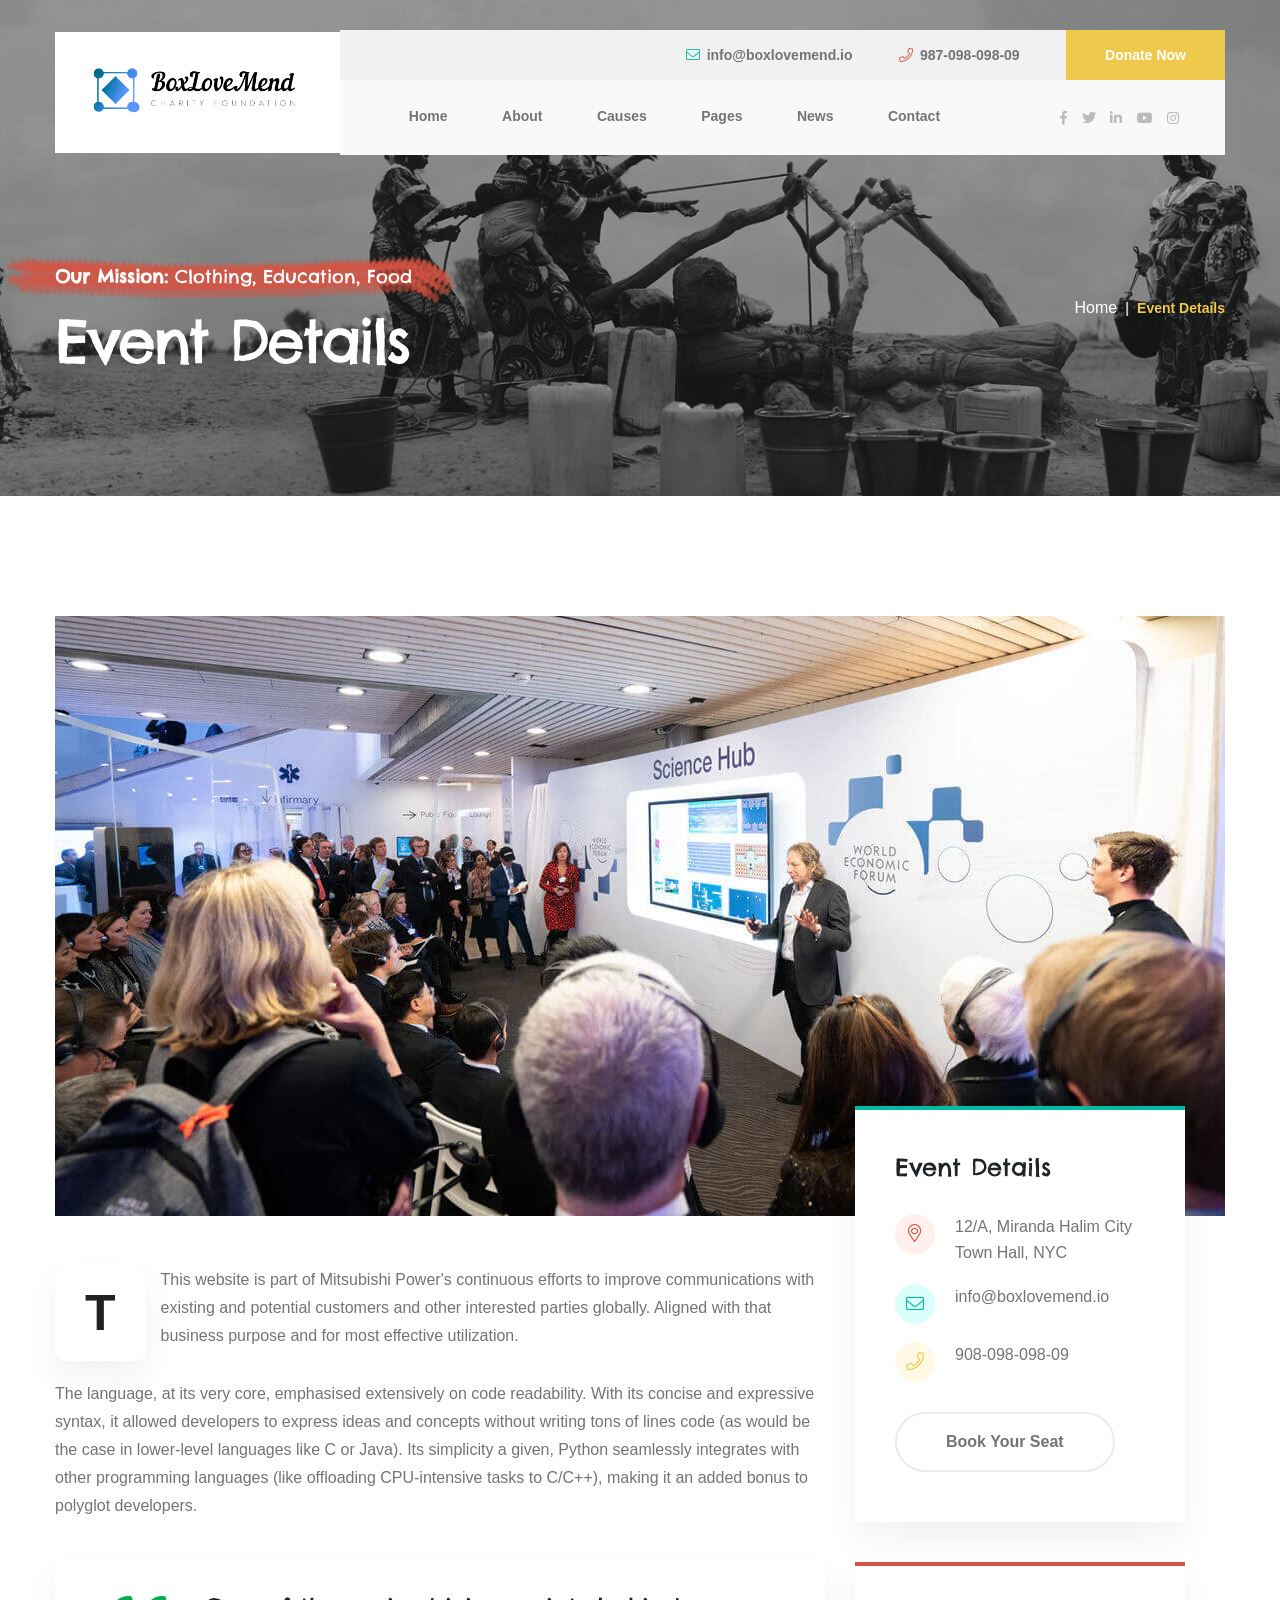
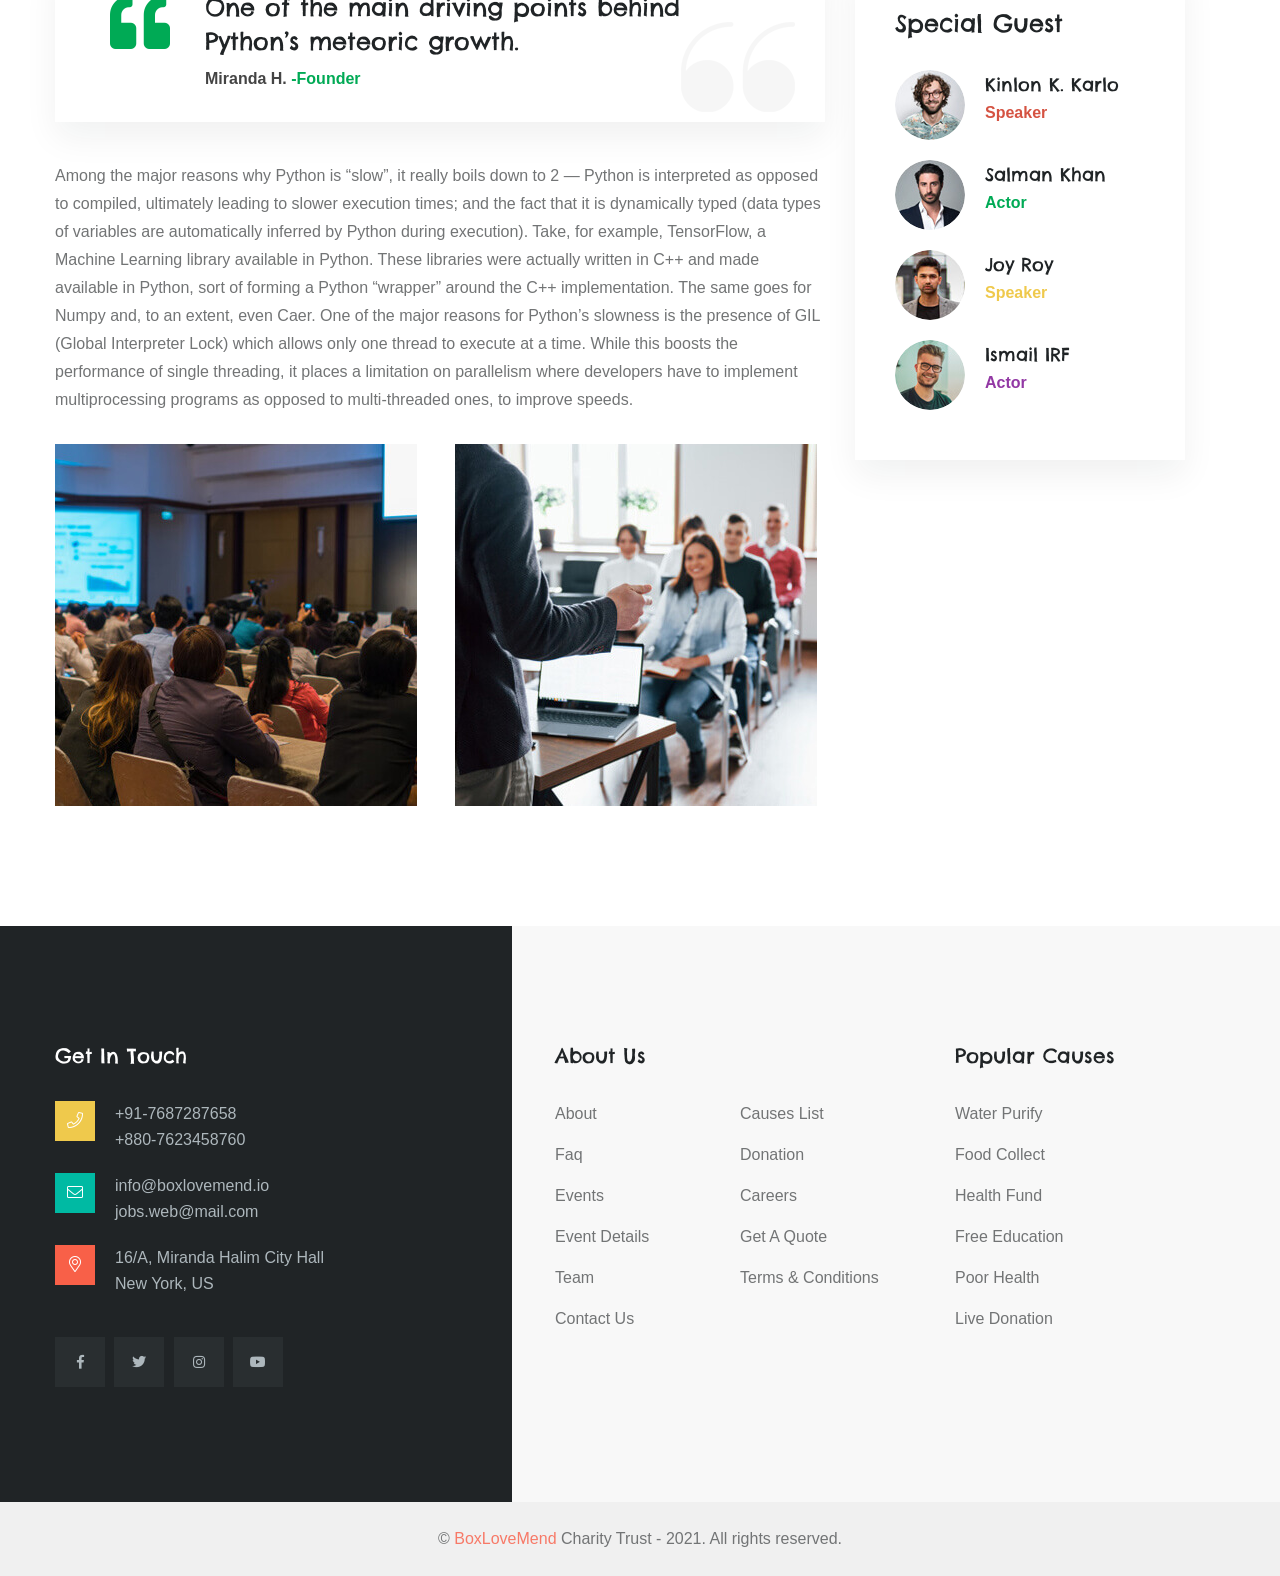
<file: event-details.html>
<!DOCTYPE html>
<html lang="en">


<head>
    <!-- ========== Meta Tags ========== -->
    <meta charset="UTF-8">
    <meta http-equiv="X-UA-Compatible" content="IE=edge">
    <meta name="viewport" content="width=device-width, initial-scale=1.0">
    <meta name="author" content="keendevs">
    <!-- ======== Page title ============ -->
    <title>BoxLoveMend - Box What You Love & Mend</title>
    <!-- ========== Favicon Icon ========== -->
    <link rel="shortcut icon" href="assets/img/favicon.png">
    <!-- ===========  All Stylesheet ================= -->
    <!--  Icon css plugins -->
    <link rel="stylesheet" href="assets/css/icons.css">
    <!--  animate css plugins -->
    <link rel="stylesheet" href="assets/css/animate.css">
    <!--  magnific-popup css plugins -->
    <link rel="stylesheet" href="assets/css/magnific-popup.css">
    <!--  owl carosuel css plugins -->
    <link rel="stylesheet" href="assets/css/owl.carousel.min.css">
    <!-- metismenu css file -->
    <link rel="stylesheet" href="assets/css/metismenu.css">
    <!--  owl theme css plugins -->
    <link rel="stylesheet" href="assets/css/owl.theme.css">
    <!--  owl theme css plugins -->
    <link rel="stylesheet" href="assets/css/timeline.min.css">
    <!--  Bootstrap css plugins -->
    <link rel="stylesheet" href="assets/css/bootstrap.min.css">
    <!--  main style css file -->
    <link rel="stylesheet" href="assets/css/style.css">
    <!-- template main style css file -->
    <link rel="stylesheet" href="style.css">
    <!-- HTML5 Shim and Respond.js IE8 support of HTML5 elements and media queries -->
    <!-- WARNING: Respond.js doesn't work if you view the page via file:// -->
    <!--[if lt IE 9]>
    <script src="https://oss.maxcdn.com/libs/html5shiv/3.7.0/html5shiv.js"></script>
    <script src="https://oss.maxcdn.com/libs/respond.js/1.4.2/respond.min.js"></script>
    <![endif]-->
</head>

<body>
    <!-- preloader -->
    <div id="preloader" class="preloader">
        <div class="animation-preloader">
            <div class="spinner">                
            </div>
                <div class="txt-loading">
                    <span data-text-preloader="B" class="letters-loading">
                        B
                    </span>
                    <span data-text-preloader="O" class="letters-loading">
                        O
                    </span>
                    <span data-text-preloader="X" class="letters-loading">
                        X
                    </span>
                    <span data-text-preloader="L" class="letters-loading">
                        L
                    </span>
                    <span data-text-preloader="O" class="letters-loading">
                        O
                    </span>
                    <span data-text-preloader="V" class="letters-loading">
                        V
                    </span>
                    <span data-text-preloader="E" class="letters-loading">
                        E
                    </span>
                    <span data-text-preloader="M" class="letters-loading">
                        M
                    </span>
                    <span data-text-preloader="E" class="letters-loading">
                        E
                    </span>
                    <span data-text-preloader="N" class="letters-loading">
                        N
                    </span>
                    <span data-text-preloader="D" class="letters-loading">
                        D
                    </span>
                </div>
            <p class="text-center">Loading</p>
        </div>
        <div class="loader">
            <div class="row">
                <div class="col-3 loader-section section-left">
                    <div class="bg"></div>
                </div>
                <div class="col-3 loader-section section-left">
                    <div class="bg"></div>
                </div>
                <div class="col-3 loader-section section-right">
                    <div class="bg"></div>
                </div>
                <div class="col-3 loader-section section-right">
                    <div class="bg"></div>
                </div>
            </div>
        </div>
    </div>
    <!-- welcome content start from here -->
    <header class="header-wrap header-box-style header-1">
        <div class="container">
            <div class="row align-items-center">
                <div class="col-12 p-0 d-lg-none d-block d-none-mobile">
                    <div class="top-bar text-right">
                        <a href="mailto:info@boxlovemend.io"><i class="fal fa-envelope"></i>info@boxlovemend.io</a>
                        <a href="tel:123-456-7890"><i class="fal fa-phone"></i>987-098-098-09</a>
                        <a href="donation.html" class="d-btn">Donate Now</a>
                    </div>
                </div>
                <div class="col-xl-3 col-6 col-lg-3 pr-0">
                    <div class="logo">
                        <a href="index.html"><img src="assets/img/boxlovemend.png" alt="BoxLoveMend"></a>
                    </div>
                </div>
                <div class="col-xl-9 pl-lg-0 col-lg-9 d-none d-lg-block">
                    <div class="box-wrap">
                        <div class="top-bar text-right">
                            <a href="mailto:info@boxlovemend.io"><i class="fal fa-envelope"></i>info@boxlovemend.io</a>
                            <a href="tel:123-456-7890"><i class="fal fa-phone"></i>987-098-098-09</a>
                            <a href="donation.html" class="d-btn">Donate Now</a>
                        </div>
                        <div class="menu-wrap d-flex align-items-center justify-content-around">
                            <div class="main-menu">
                                <ul>
                                    <li><a href="index.html">Home</a>
<!--                                            <ul class="sub-menu">-->
<!--                                                <li>-->
<!--                                                   <a href="index-2.html">Homepage 1</a>-->
<!--                                                </li>-->
<!--                                                <li>-->
<!--                                                   <a href="index-3.html">Homepage 2</a>-->
<!--                                                </li>-->
<!--                                                <li>-->
<!--                                                   <a href="index-4.html">Homepage 3</a>-->
<!--                                                </li>-->
<!--                                            </ul>-->
                                    </li>
                                    <li><a href="about.html">about</a></li>
                                    <li><a href="causes.html">Causes</a>
                                        <ul class="sub-menu">
                                            <li><a href="causes.html">Causes List</a></li>
                                            <li><a href="cause-details.html">Causes details</a></li>
                                            <li><a href="donation.html">donation</a></li>
                                        </ul>
                                    </li>
                                    <li><a href="#">Pages</a>
                                        <ul class="sub-menu">
                                            <li><a href="faq.html">faq</a></li>
                                            <li><a href="events.html">events</a></li>
                                            <li><a href="event-details.html">event details</a></li>
                                            <li><a href="team.html">Team</a></li>
                                        </ul>
                                    </li>
                                    <li><a href="news.html">News</a></li>
                                    <li><a href="contact.html">Contact</a></li>
                                </ul>
                            </div>
                            <div class="social-link">
                                <a href="#"><i class="fab fa-facebook-f"></i></a>
                                <a href="#"><i class="fab fa-twitter"></i></a>
                                <a href="#"><i class="fab fa-linkedin-in"></i></a>
                                <a href="#"><i class="fab fa-youtube"></i></a>
                                <a href="#"><i class="fab fa-instagram"></i></a>
                            </div>
                        </div>                        
                    </div>                    
                </div>                
                <div class="col-6 d-lg-none d-block pl-0">
                    <div class="mobile-nav-wrap">                    
                        <div id="hamburger">
                            <i class="fal fa-bars"></i>
                        </div>
                        <!-- mobile menu - responsive menu  -->
                        <div class="mobile-nav">
                            <button type="button" class="close-nav">
                                <i class="fal fa-times-circle"></i>
                            </button>
                            <nav class="sidebar-nav">
                                <ul class="metismenu" id="mobile-menu">
                                    <li><a class="has-arrow" href="index.html">Home</a>
<!--                                                <ul class="sub-menu">-->
<!--                                                    <li><a href="index-2.html">Homepage 1</a></li>-->
<!--                                                    <li><a href="index-3.html">Homepage 2</a></li>-->
<!--                                                    <li><a href="index-4.html">Homepage 3</a></li>-->
<!--                                                </ul>-->
                                    </li>
                                    <li><a href="about.html">about</a></li>
                                    <li>
                                        <a class="has-arrow" href="causes.html">Causes</a>
                                        <ul class="sub-menu">
                                            <li><a href="causes.html">Causes List</a></li>
                                            <li><a href="cause-details.html">Causes details</a></li>
                                            <li><a href="donation.html">donation</a></li>
                                        </ul>
                                    </li>
                                    <li>
                                        <a class="has-arrow" href="#">Pages</a>
                                        <ul class="sub-menu">
                                            <li><a href="faq.html">faq</a></li>
                                            <li><a href="events.html">events</a></li>
                                            <li><a href="event-details.html">event details</a></li>
                                            <li><a href="team.html">Team</a></li>
                                        </ul>
                                    </li>
                                    <li><a href="news.html">News</a></li>
                                    <li><a href="contact.html">Contact</a></li>
                                </ul>
                            </nav>

                            <div class="action-bar">
                                <a href="mailto:info@boxlovemend.io"><i class="fal fa-envelope"></i>info@boxlovemend.io</a>
                                <a href="tel:123-456-7890"><i class="fal fa-phone"></i>987-098-098-09</a>
                                <a href="donation.html" class="d-btn theme-btn">Donate Now</a>
                            </div>
                        </div>                            
                    </div>
                    <div class="overlay"></div>
                </div>
            </div>
        </div>
    </header>   

    <section class="page-banner-wrap bg-cover" style="background-image: url('assets/img/page-banner.jpg')">
        <div class="container">
            <div class="row align-items-center">
                <div class="col-md-8">
                    <div class="page-heading text-white">
                        <div class="sub-title">
                            <h4><strong>Our Mission:</strong> Clothing, Education, Food</h4>
                        </div>
                        <div class="page-title">
                            <h1>Event Details</h1>
                        </div>
                    </div>
                </div>
                <div class="col-md-4">
                    <nav aria-label="breadcrumb">
                        <ol class="breadcrumb">
                          <li class="breadcrumb-item"><a href="index-3.html">Home</a></li>
                          <li class="breadcrumb-item active" aria-current="page">event details</li>
                        </ol>
                    </nav>
                </div>
            </div>
        </div>
    </section>

    <section class="event-details-wrap section-padding">
        <div class="container">
            <div class="row">
                <div class="col-12 col-lg-12">
                    <div class="event-fetaured-thumb">
                        <img src="assets/img/event-details.jpg" alt="event details">
                    </div>
                </div>
                <div class="col-12 col-lg-7 col-xl-8">
                    <div class="event-details-contents">
                        <p>t This website is part of Mitsubishi Power's continuous efforts to improve communications with existing and potential customers and other interested parties globally. Aligned with that business purpose and for most effective utilization.</p>
                        <p>The language, at its very core, emphasised extensively on code readability. With its concise and expressive syntax, it allowed developers to express ideas and concepts without writing tons of lines code (as would be the case in lower-level languages like C or Java). Its simplicity a given, Python seamlessly integrates with other programming languages (like offloading CPU-intensive tasks to C/C++), making it an added bonus to polyglot developers.</p>
                        <blockquote class="wp-block-quote">
                            <h3>One of the main driving points behind Python’s meteoric growth.</h3>
                            <span>Miranda H. <span>-Founder</span></span>                
                        </blockquote>
                        <p>Among the major reasons why Python is “slow”, it really boils down to 2 — Python is interpreted as opposed to compiled, ultimately leading to slower execution times; and the fact that it is dynamically typed (data types of variables are automatically inferred by Python during execution). Take, for example, TensorFlow, a Machine Learning library available in Python. These libraries were actually written in C++ and made available in Python, sort of forming a Python “wrapper” around the C++ implementation. The same goes for Numpy and, to an extent, even Caer. One of the major reasons for Python’s slowness is the presence of GIL (Global Interpreter Lock) which allows only one thread to execute at a time. While this boosts the performance of single threading, it places a limitation on parallelism where developers have to implement multiprocessing programs as opposed to multi-threaded ones, to improve speeds.</p>
                        <div class="row">
                            <div class="col-md-6 col-12">
                                <img src="assets/img/event/eventd1.jpg" alt="">
                            </div>
                            <div class="col-md-6 col-12">
                                <img src="assets/img/event/eventd2.jpg" alt="">
                            </div>
                        </div>
                    </div>
                </div>
                <div class="col-12 col-lg-5 col-xl-4">
                    <div class="event-details-sidebar">
                        <div class="single-event-sidebar wow fadeInUp">
                            <div class="sidebar-title">
                                <h3>Event Details</h3>
                            </div>

                            <div class="event-address-info">
                                <div class="single-address-info">
                                    <div class="icon icon1">
                                        <i class="fal fa-map-marker-alt"></i>
                                    </div>
                                    <div class="address">
                                        <p>12/A, Miranda Halim City Town Hall, NYC</p>
                                    </div>
                                </div>
                                <div class="single-address-info">
                                    <div class="icon icon2">
                                        <i class="fal fa-envelope"></i>
                                    </div>
                                    <div class="address">
                                        <p>info@boxlovemend.io</p>
                                    </div>
                                </div>
                                <div class="single-address-info">
                                    <div class="icon icon3">
                                        <i class="fal fa-phone"></i>
                                    </div>
                                    <div class="address">
                                        <p>908-098-098-09</p>
                                    </div>
                                </div>
                                <a href="#" class="theme-btn minimal-btn">Book Your Seat</a>
                            </div>
                        </div>

                        <div class="single-event-sidebar wow fadeInUp">
                            <div class="sidebar-title">
                                <h3>Special Guest</h3>
                            </div>

                            <div class="special-guest-list">
                                <div class="single-guest-info">
                                    <div class="profile-img" style="background-image: url('assets/img/event/guest1.jpg')"></div>
                                    <div class="guest-bio">
                                        <h5>Kinlon K. Karlo</h5>
                                        <span>Speaker</span>
                                    </div>
                                </div>
                                <div class="single-guest-info">
                                    <div class="profile-img" style="background-image: url('assets/img/event/guest2.jpg')"></div>
                                    <div class="guest-bio">
                                        <h5>Salman Khan</h5>
                                        <span>Actor</span>
                                    </div>
                                </div>
                                <div class="single-guest-info">
                                    <div class="profile-img" style="background-image: url('assets/img/event/guest3.jpg')"></div>
                                    <div class="guest-bio">
                                        <h5>Joy Roy</h5>
                                        <span>Speaker</span>
                                    </div>
                                </div>
                                <div class="single-guest-info">
                                    <div class="profile-img" style="background-image: url('assets/img/event/guest4.jpg')"></div>
                                    <div class="guest-bio">
                                        <h5>Ismail IRF</h5>
                                        <span>Actor</span>
                                    </div>
                                </div>
                            </div>
                        </div>

                        <div class="event-map-wrap wow fadeInUp">
                            <iframe src="https://www.google.com/maps/embed?pb=!1m18!1m12!1m3!1d5457.875323165521!2d144.90402300269133!3d-37.792722838344716!2m3!1f0!2f0!3f0!3m2!1i1024!2i768!4f13.1!3m3!1m2!1s0x6ad646b5d2ba4df7%3A0x4045675218ccd90!2sMelbourne%20VIC%2C%20Australia!5e0!3m2!1sen!2sbd!4v1612018663424!5m2!1sen!2sbd" frameborder="0" style="border:0;" allowfullscreen="" aria-hidden="false" tabindex="0"></iframe>
                        </div>
                    </div>
                </div>
            </div>
        </div>
    </section>

    <footer class="footer-1 footer-wrap">
        <div class="footer-widgets section-bg pt-60 pb-60">            
            <div class="container">
                <div class="row">
                    <div class="col-md-6 col-xl-4 col-12">                        
                        <div class="single-footer-wid site-info-widget">
                            <div class="wid-title">
                                <h4>Get In Touch</h4>
                            </div>
                            <div class="contact-us">
                                <div class="single-contact-info">
                                    <div class="icon">
                                        <i class="fal fa-phone"></i>
                                    </div>
                                    <div class="contact-info">
                                        <span>+91-7687287658</span>
                                        <span>+880-7623458760</span>
                                    </div>
                                </div>
                                <div class="single-contact-info">
                                    <div class="icon">
                                        <i class="fal fa-envelope"></i>
                                    </div>
                                    <div class="contact-info">
                                        <span>info@boxlovemend.io</span>
                                        <span>jobs.web@mail.com</span>
                                    </div>
                                </div>
                                <div class="single-contact-info">
                                    <div class="icon">
                                        <i class="fal fa-map-marker-alt"></i>
                                    </div>
                                    <div class="contact-info">
                                        <span>16/A, Miranda Halim City Hall<br/> New York, US</span>
                                    </div>
                                </div>
                            </div>

                            <div class="social-link">
                                <a href="#"><i class="fab fa-facebook-f"></i></a>
                                <a href="#"><i class="fab fa-twitter"></i></a>
                                <a href="#"><i class="fab fa-instagram"></i></a>
                                <a href="#"><i class="fab fa-youtube"></i></a>
                            </div>
                        </div>
                    </div> <!-- /.col-lg-3 - single-footer-wid -->
                    <div class="col-md-6 col-xl-4 offset-xl-1 col-12">
                        <div class="single-footer-wid">
                            <div class="wid-title">
                                <h4>About Us</h4>
                            </div>
                            <div class="special-menu">
                                <ul>
                                    <li><a href="about.html">about</a></li>
                                    <li><a href="faq.html">faq</a></li>
                                    <li><a href="events.html">events</a></li>
                                    <li><a href="event-details.html">event details</a></li>
                                    <li><a href="team.html">Team</a></li>                                  
                                    <li><a href="contact.html">Contact Us</a></li>                                    
                                </ul>
                            </div>
                            <div class="special-menu">
                                <ul>
                                    <li><a href="causes.html">Causes List</a></li>
                                    <li><a href="donation.html">donation</a></li>
                                    <li><a href="team.html">Careers</a></li>
                                    <li><a href="contact.html">Get A Quote</a></li>
                                    <li><a href="faq.html">Terms & Conditions</a></li>
                                </ul>
                            </div>
                        </div>
                    </div> <!-- /.col-lg-3 - single-footer-wid -->
                    <div class="col-md-6 col-xl-3 col-12">
                        <div class="single-footer-wid">
                            <div class="wid-title">
                                <h4>Popular Causes</h4>
                            </div>
                            <ul>
                                <li><a href="causes.html">Water Purify</a></li>
                                <li><a href="causes.html">Food Collect</a></li>
                                <li><a href="causes.html">Health Fund</a></li>
                                <li><a href="causes.html">Free Education</a></li>
                                <li><a href="causes.html">Poor Health</a></li>
                                <li><a href="causes.html">Live Donation</a></li>                              
                            </ul>
                        </div>
                    </div> <!-- /.col-lg-3 - single-footer-wid -->

                </div>
            </div>
        </div>
        <div class="footer-bottom">
            <div class="container">
                <div class="row">
                    <div class="col-lg-12 col-12 text-center">
                        <div class="copyright-info">
                            <p>&copy; <a href="index-2.html">BoxLoveMend</a> Charity Trust - 2021. All rights reserved.</p>
                        </div>
                    </div>
                </div>
            </div>
        </div>
    </footer>
    
    <!--  ALl JS Plugins
    ====================================== -->
    <script src="assets/js/jquery.min.js"></script>
    <script src="assets/js/modernizr.min.js"></script>
    <script src="assets/js/jquery.easing.js"></script>
    <script src="assets/js/popper.min.js"></script>
    <script src="assets/js/bootstrap.min.js"></script>
    <script src="assets/js/isotope.pkgd.min.js"></script>
    <script src="assets/js/imageload.min.js"></script>
    <script src="assets/js/scrollUp.min.js"></script>
    <script src="assets/js/owl.carousel.min.js"></script>
    <script src="assets/js/magnific-popup.min.js"></script>
    <script src="assets/js/waypoint.js"></script>
    <script src="assets/js/easypiechart.min.js"></script>
    <script src="assets/js/counterup.min.js"></script>
    <script src="assets/js/wow.min.js"></script>
    <script src="assets/js/metismenu.js"></script>
    <script src="assets/js/timeline.min.js"></script>
    <script src="assets/js/ajax-mail.js"></script>
    <script src="assets/js/active.js"></script>
</body>


</html>
</file>
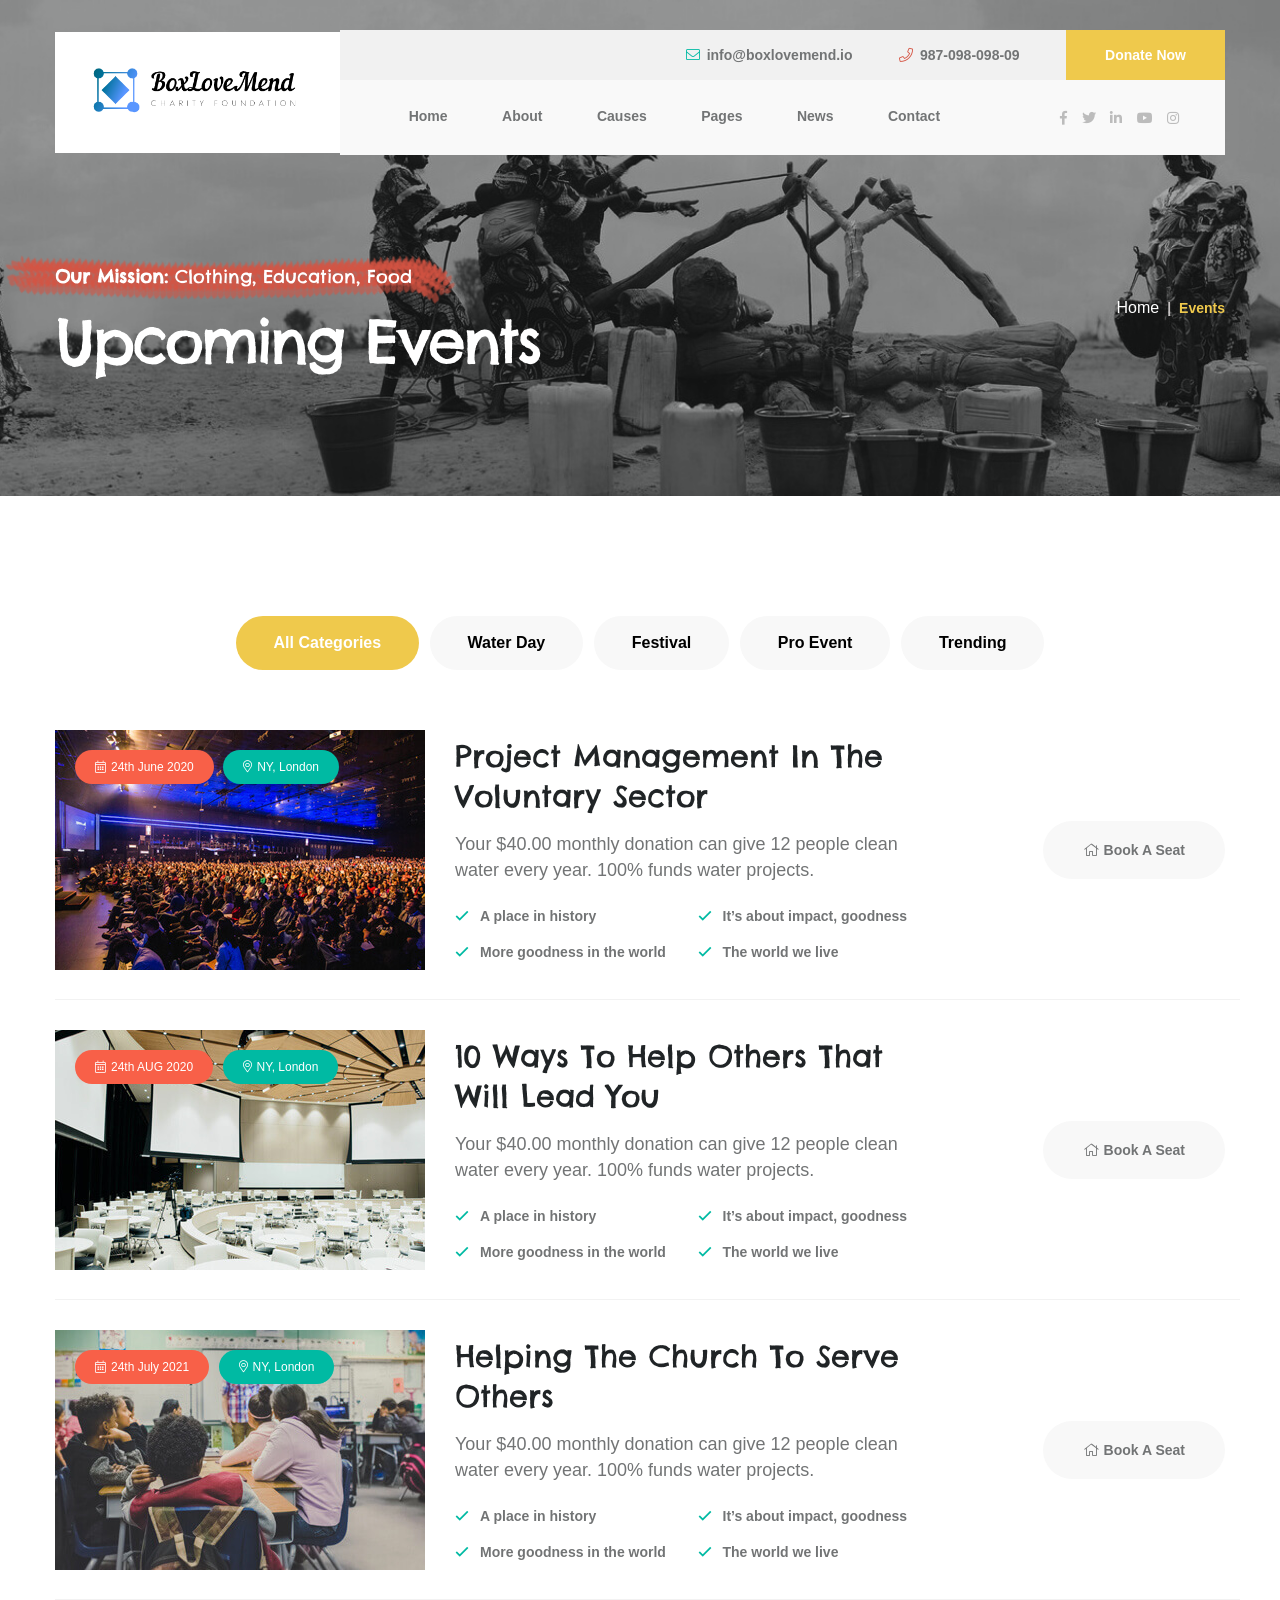
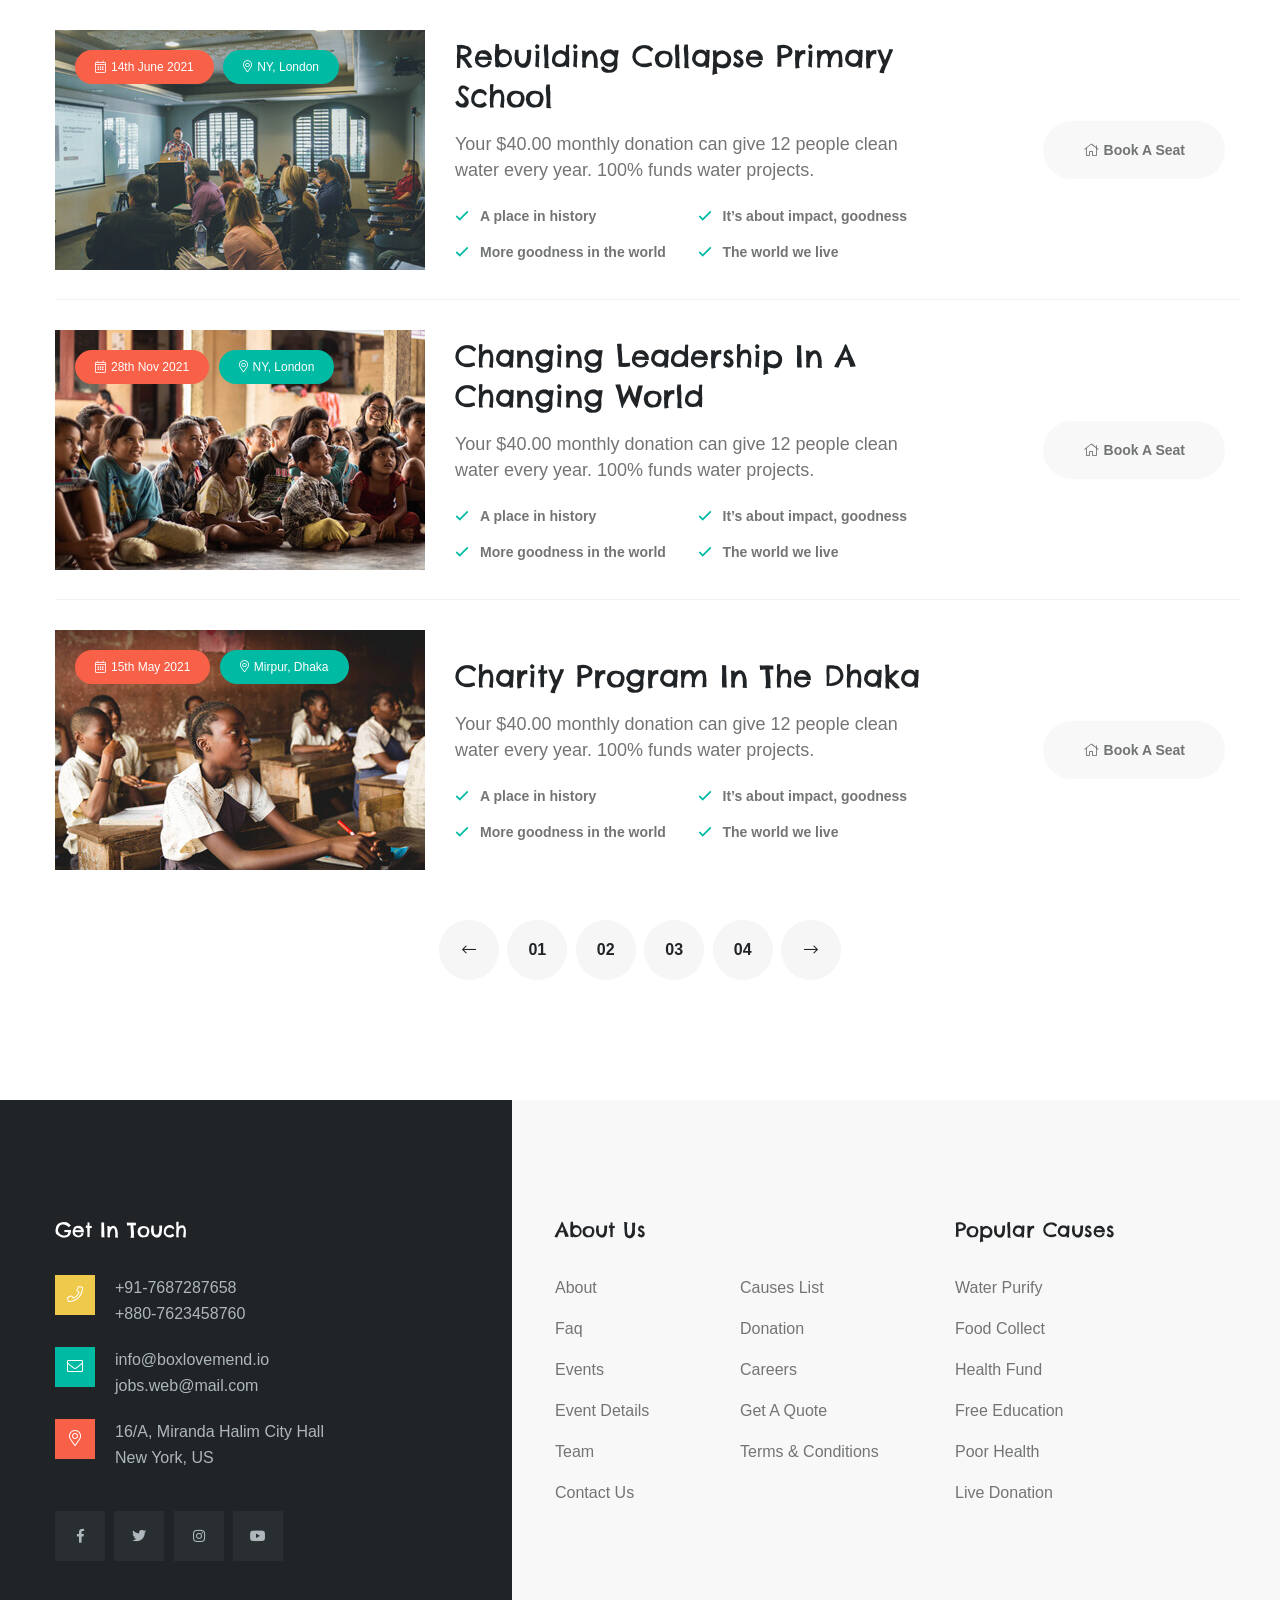
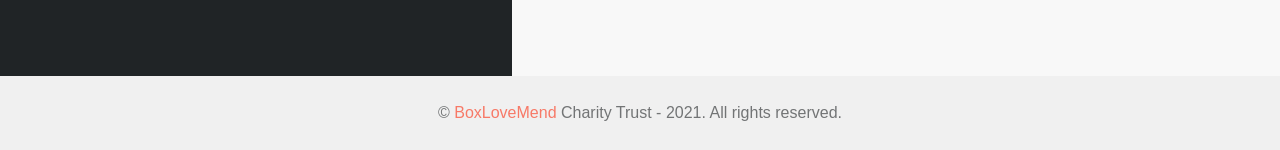
<file: events.html>
<!DOCTYPE html>
<html lang="en">


<head>
    <!-- ========== Meta Tags ========== -->
    <meta charset="UTF-8">
    <meta http-equiv="X-UA-Compatible" content="IE=edge">
    <meta name="viewport" content="width=device-width, initial-scale=1.0">
    <meta name="author" content="keendevs">
    <!-- ======== Page title ============ -->
    <title>BoxLoveMend - Box What You Love & Mend</title>
    <!-- ========== Favicon Icon ========== -->
    <link rel="shortcut icon" href="assets/img/favicon.png">
    <!-- ===========  All Stylesheet ================= -->
    <!--  Icon css plugins -->
    <link rel="stylesheet" href="assets/css/icons.css">
    <!--  animate css plugins -->
    <link rel="stylesheet" href="assets/css/animate.css">
    <!--  magnific-popup css plugins -->
    <link rel="stylesheet" href="assets/css/magnific-popup.css">
    <!--  owl carosuel css plugins -->
    <link rel="stylesheet" href="assets/css/owl.carousel.min.css">
    <!-- metismenu css file -->
    <link rel="stylesheet" href="assets/css/metismenu.css">
    <!--  owl theme css plugins -->
    <link rel="stylesheet" href="assets/css/owl.theme.css">
    <!--  owl theme css plugins -->
    <link rel="stylesheet" href="assets/css/timeline.min.css">
    <!--  Bootstrap css plugins -->
    <link rel="stylesheet" href="assets/css/bootstrap.min.css">
    <!--  main style css file -->
    <link rel="stylesheet" href="assets/css/style.css">
    <!-- template main style css file -->
    <link rel="stylesheet" href="style.css">
    <!-- HTML5 Shim and Respond.js IE8 support of HTML5 elements and media queries -->
    <!-- WARNING: Respond.js doesn't work if you view the page via file:// -->
    <!--[if lt IE 9]>
    <script src="https://oss.maxcdn.com/libs/html5shiv/3.7.0/html5shiv.js"></script>
    <script src="https://oss.maxcdn.com/libs/respond.js/1.4.2/respond.min.js"></script>
    <![endif]-->
</head>

<body>
    <!-- preloader -->
    <div id="preloader" class="preloader">
        <div class="animation-preloader">
            <div class="spinner">                
            </div>
                <div class="txt-loading">
                    <span data-text-preloader="B" class="letters-loading">
                        B
                    </span>
                    <span data-text-preloader="O" class="letters-loading">
                        O
                    </span>
                    <span data-text-preloader="X" class="letters-loading">
                        X
                    </span>
                    <span data-text-preloader="L" class="letters-loading">
                        L
                    </span>
                    <span data-text-preloader="O" class="letters-loading">
                        O
                    </span>
                    <span data-text-preloader="V" class="letters-loading">
                        V
                    </span>
                    <span data-text-preloader="E" class="letters-loading">
                        E
                    </span>
                    <span data-text-preloader="M" class="letters-loading">
                        M
                    </span>
                    <span data-text-preloader="E" class="letters-loading">
                        E
                    </span>
                    <span data-text-preloader="N" class="letters-loading">
                        N
                    </span>
                    <span data-text-preloader="D" class="letters-loading">
                        D
                    </span>
                </div>
            <p class="text-center">Loading</p>
        </div>
        <div class="loader">
            <div class="row">
                <div class="col-3 loader-section section-left">
                    <div class="bg"></div>
                </div>
                <div class="col-3 loader-section section-left">
                    <div class="bg"></div>
                </div>
                <div class="col-3 loader-section section-right">
                    <div class="bg"></div>
                </div>
                <div class="col-3 loader-section section-right">
                    <div class="bg"></div>
                </div>
            </div>
        </div>
    </div>
    <!-- welcome content start from here -->

    <header class="header-wrap header-box-style header-1">
        <div class="container">
            <div class="row align-items-center">
                <div class="col-12 p-0 d-lg-none d-block d-none-mobile">
                    <div class="top-bar text-right">
                        <a href="mailto:info@boxlovemend.io"><i class="fal fa-envelope"></i>info@boxlovemend.io</a>
                        <a href="tel:123-456-7890"><i class="fal fa-phone"></i>987-098-098-09</a>
                        <a href="donation.html" class="d-btn">Donate Now</a>
                    </div>
                </div>
                <div class="col-xl-3 col-6 col-lg-3 pr-0">
                    <div class="logo">
                        <a href="index.html"><img src="assets/img/boxlovemend.png" alt="BoxLoveMend"></a>
                    </div>
                </div>
                <div class="col-xl-9 pl-lg-0 col-lg-9 d-none d-lg-block">
                    <div class="box-wrap">
                        <div class="top-bar text-right">
                            <a href="mailto:info@boxlovemend.io"><i class="fal fa-envelope"></i>info@boxlovemend.io</a>
                            <a href="tel:123-456-7890"><i class="fal fa-phone"></i>987-098-098-09</a>
                            <a href="donation.html" class="d-btn">Donate Now</a>
                        </div>
                        <div class="menu-wrap d-flex align-items-center justify-content-around">
                            <div class="main-menu">
                                <ul>
                                    <li><a href="index.html">Home</a>
<!--                                            <ul class="sub-menu">-->
<!--                                                <li>-->
<!--                                                   <a href="index-2.html">Homepage 1</a>-->
<!--                                                </li>-->
<!--                                                <li>-->
<!--                                                   <a href="index-3.html">Homepage 2</a>-->
<!--                                                </li>-->
<!--                                                <li>-->
<!--                                                   <a href="index-4.html">Homepage 3</a>-->
<!--                                                </li>-->
<!--                                            </ul>-->
                                    </li>
                                    <li><a href="about.html">about</a></li>
                                    <li><a href="causes.html">Causes</a>
                                        <ul class="sub-menu">
                                            <li><a href="causes.html">Causes List</a></li>
                                            <li><a href="cause-details.html">Causes details</a></li>
                                            <li><a href="donation.html">donation</a></li>
                                        </ul>
                                    </li>
                                    <li><a href="#">Pages</a>
                                        <ul class="sub-menu">
                                            <li><a href="faq.html">faq</a></li>
                                            <li><a href="events.html">events</a></li>
                                            <li><a href="event-details.html">event details</a></li>
                                            <li><a href="team.html">Team</a></li>
                                        </ul>
                                    </li>
                                    <li><a href="news.html">News</a></li>
                                    <li><a href="contact.html">Contact</a></li>
                                </ul>
                            </div>
                            <div class="social-link">
                                <a href="#"><i class="fab fa-facebook-f"></i></a>
                                <a href="#"><i class="fab fa-twitter"></i></a>
                                <a href="#"><i class="fab fa-linkedin-in"></i></a>
                                <a href="#"><i class="fab fa-youtube"></i></a>
                                <a href="#"><i class="fab fa-instagram"></i></a>
                            </div>
                        </div>                        
                    </div>                    
                </div>                
                <div class="col-6 d-lg-none d-block pl-0">
                    <div class="mobile-nav-wrap">                    
                        <div id="hamburger">
                            <i class="fal fa-bars"></i>
                        </div>
                        <!-- mobile menu - responsive menu  -->
                        <div class="mobile-nav">
                            <button type="button" class="close-nav">
                                <i class="fal fa-times-circle"></i>
                            </button>
                            <nav class="sidebar-nav">
                                <ul class="metismenu" id="mobile-menu">
                                    <li><a class="has-arrow" href="index.html">Home</a>
<!--                                                <ul class="sub-menu">-->
<!--                                                    <li><a href="index-2.html">Homepage 1</a></li>-->
<!--                                                    <li><a href="index-3.html">Homepage 2</a></li>-->
<!--                                                    <li><a href="index-4.html">Homepage 3</a></li>-->
<!--                                                </ul>-->
                                    </li>
                                    <li><a href="about.html">about</a></li>
                                    <li>
                                        <a class="has-arrow" href="causes.html">Causes</a>
                                        <ul class="sub-menu">
                                            <li><a href="causes.html">Causes List</a></li>
                                            <li><a href="cause-details.html">Causes details</a></li>
                                            <li><a href="donation.html">donation</a></li>
                                        </ul>
                                    </li>
                                    <li>
                                        <a class="has-arrow" href="#">Pages</a>
                                        <ul class="sub-menu">
                                            <li><a href="faq.html">faq</a></li>
                                            <li><a href="events.html">events</a></li>
                                            <li><a href="event-details.html">event details</a></li>
                                            <li><a href="team.html">Team</a></li>
                                        </ul>
                                    </li>
                                    <li><a href="news.html">News</a></li>
                                    <li><a href="contact.html">Contact</a></li>
                                </ul>
                            </nav>

                            <div class="action-bar">
                                <a href="mailto:info@boxlovemend.io"><i class="fal fa-envelope"></i>info@boxlovemend.io</a>
                                <a href="tel:123-456-7890"><i class="fal fa-phone"></i>987-098-098-09</a>
                                <a href="donation.html" class="d-btn theme-btn">Donate Now</a>
                            </div>
                        </div>                            
                    </div>
                    <div class="overlay"></div>
                </div>
            </div>
        </div>
    </header>   

    <section class="page-banner-wrap bg-cover" style="background-image: url('assets/img/page-banner.jpg')">
        <div class="container">
            <div class="row align-items-center">
                <div class="col-md-8">
                    <div class="page-heading text-white">
                        <div class="sub-title">
                            <h4><strong>Our Mission:</strong> Clothing, Education, Food</h4>
                        </div>
                        <div class="page-title">
                            <h1>Upcoming Events</h1>
                        </div>
                    </div>
                </div>
                <div class="col-md-4">
                    <nav aria-label="breadcrumb">
                        <ol class="breadcrumb">
                          <li class="breadcrumb-item"><a href="index-2.html">Home</a></li>
                          <li class="breadcrumb-item active" aria-current="page">events</li>
                        </ol>
                    </nav>
                </div>
            </div>
        </div>
    </section>

    <section class="upcoming-events-wrap section-padding">
        <div class="container">
            <div class="row">
                <div class="col-12 col-lg-12 text-center">
                    <div class="event-cat-filter mb-20">
                        <button data-filter="*" class="active">All Categories</button>
                        <button data-filter=".water">Water Day</button>
                        <button data-filter=".festival">Festival</button>
                        <button data-filter=".proevent">Pro Event</button>
                        <button data-filter=".trending">Trending</button>
                    </div>
                </div>
            </div>

            <div class="row grid">
                <div class="col-12 col-lg-6 col-xl-12 water proevent grid-item">
                    <div class="single-event-ticket row align-items-center">
                        <div class="col-xl-4">
                            <div class="event-featured-cover bg-cover" style="background-image: url('assets/img/event/e1.jpg')">
                                <div class="event-time-address">
                                    <span><i class="fal fa-calendar-alt"></i>24th June 2020</span>
                                    <span><i class="fal fa-map-marker-alt"></i>NY, London</span>
                                </div>
                            </div>
                        </div>
                        <div class="col-xl-5 pr-xl-0">
                            <div class="event-info">
                                <h2><a href="event-details.html">Project Management In The Voluntary Sector</a></h2>
                                <p>Your $40.00 monthly donation can give 12 people clean water every year. 100% funds water projects.</p>
                                <ul>
                                    <li>A place in history</li>
                                    <li>It’s about impact, goodness</li>
                                    <li>More goodness in the world</li>
                                    <li>The world we live</li>
                                </ul>
                            </div>
                        </div>
                        <div class="col-xl-3 text-xl-right">
                            <div class="event-ticket-buy">
                                <a href="event-details.html" class="ticket-buy-btn"><i class="fal fa-home"></i>Book A Seat</a>
                            </div>
                        </div>
                    </div> <!-- single-event-ticket -->
                </div>                
                <div class="col-12 col-lg-6 col-xl-12 trending water grid-item">
                    <div class="single-event-ticket row align-items-center">
                        <div class="col-xl-4">
                            <div class="event-featured-cover bg-cover" style="background-image: url('assets/img/event/e2.jpg')">
                                <div class="event-time-address">
                                    <span><i class="fal fa-calendar-alt"></i>24th AUG 2020</span>
                                    <span><i class="fal fa-map-marker-alt"></i>NY, London</span>
                                </div>
                            </div>
                        </div>
                        <div class="col-xl-5 pr-xl-0">
                            <div class="event-info">
                                <h2><a href="event-details.html">10 Ways To Help Others That Will Lead You</a></h2>
                                <p>Your $40.00 monthly donation can give 12 people clean water every year. 100% funds water projects.</p>
                                <ul>
                                    <li>A place in history</li>
                                    <li>It’s about impact, goodness</li>
                                    <li>More goodness in the world</li>
                                    <li>The world we live</li>
                                </ul>
                            </div>
                        </div>
                        <div class="col-xl-3 text-xl-right">
                            <div class="event-ticket-buy">
                                <a href="event-details.html" class="ticket-buy-btn"><i class="fal fa-home"></i>Book A Seat</a>
                            </div>
                        </div>
                    </div> <!-- single-event-ticket -->
                </div>
                <div class="col-12 col-lg-6 col-xl-12 proevent festival grid-item">
                    <div class="single-event-ticket row align-items-center">
                        <div class="col-xl-4">
                            <div class="event-featured-cover bg-cover" style="background-image: url('assets/img/event/e3.jpg')">
                                <div class="event-time-address">
                                    <span><i class="fal fa-calendar-alt"></i>24th July 2021</span>
                                    <span><i class="fal fa-map-marker-alt"></i>NY, London</span>
                                </div>
                            </div>
                        </div>
                        <div class="col-xl-5 pr-xl-0">
                            <div class="event-info">
                                <h2><a href="event-details.html">Helping The Church To Serve Others</a></h2>
                                <p>Your $40.00 monthly donation can give 12 people clean water every year. 100% funds water projects.</p>
                                <ul>
                                    <li>A place in history</li>
                                    <li>It’s about impact, goodness</li>
                                    <li>More goodness in the world</li>
                                    <li>The world we live</li>
                                </ul>
                            </div>
                        </div>
                        <div class="col-xl-3 text-xl-right">
                            <div class="event-ticket-buy">
                                <a href="event-details.html" class="ticket-buy-btn"><i class="fal fa-home"></i>Book A Seat</a>
                            </div>
                        </div>
                    </div> <!-- single-event-ticket -->
                </div>
                <div class="col-12 col-lg-6 col-xl-12 trending grid-item">
                    <div class="single-event-ticket row align-items-center">
                        <div class="col-xl-4">
                            <div class="event-featured-cover bg-cover" style="background-image: url('assets/img/event/e4.jpg')">
                                <div class="event-time-address">
                                    <span><i class="fal fa-calendar-alt"></i>14th June 2021</span>
                                    <span><i class="fal fa-map-marker-alt"></i>NY, London</span>
                                </div>
                            </div>
                        </div>
                        <div class="col-xl-5 pr-xl-0">
                            <div class="event-info">
                                <h2><a href="event-details.html">Rebuilding Collapse Primary School</a></h2>
                                <p>Your $40.00 monthly donation can give 12 people clean water every year. 100% funds water projects.</p>
                                <ul>
                                    <li>A place in history</li>
                                    <li>It’s about impact, goodness</li>
                                    <li>More goodness in the world</li>
                                    <li>The world we live</li>
                                </ul>
                            </div>
                        </div>
                        <div class="col-xl-3 text-xl-right">
                            <div class="event-ticket-buy">
                                <a href="event-details.html" class="ticket-buy-btn"><i class="fal fa-home"></i>Book A Seat</a>
                            </div>
                        </div>
                    </div> <!-- single-event-ticket -->
                </div>
                <div class="col-12 col-lg-6 col-xl-12 water festival grid-item">
                    <div class="single-event-ticket row align-items-center">
                        <div class="col-xl-4">
                            <div class="event-featured-cover bg-cover" style="background-image: url('assets/img/event/e5.jpg')">
                                <div class="event-time-address">
                                    <span><i class="fal fa-calendar-alt"></i>28th Nov 2021</span>
                                    <span><i class="fal fa-map-marker-alt"></i>NY, London</span>
                                </div>
                            </div>
                        </div>
                        <div class="col-xl-5 pr-xl-0">
                            <div class="event-info">
                                <h2><a href="event-details.html">Changing Leadership In A Changing World</a></h2>
                                <p>Your $40.00 monthly donation can give 12 people clean water every year. 100% funds water projects.</p>
                                <ul>
                                    <li>A place in history</li>
                                    <li>It’s about impact, goodness</li>
                                    <li>More goodness in the world</li>
                                    <li>The world we live</li>
                                </ul>
                            </div>
                        </div>
                        <div class="col-xl-3 text-xl-right">
                            <div class="event-ticket-buy">
                                <a href="event-details.html" class="ticket-buy-btn"><i class="fal fa-home"></i>Book A Seat</a>
                            </div>
                        </div>
                    </div> <!-- single-event-ticket -->
                </div>
                <div class="col-12 col-lg-6 col-xl-12 trending water grid-item">
                    <div class="single-event-ticket row align-items-center">
                        <div class="col-xl-4">
                            <div class="event-featured-cover bg-cover" style="background-image: url('assets/img/event/e6.jpg')">
                                <div class="event-time-address">
                                    <span><i class="fal fa-calendar-alt"></i>15th May 2021</span>
                                    <span><i class="fal fa-map-marker-alt"></i>Mirpur, Dhaka</span>
                                </div>
                            </div>
                        </div>
                        <div class="col-xl-5 pr-xl-0">
                            <div class="event-info">
                                <h2><a href="event-details.html">Charity Program In The Dhaka</a></h2>
                                <p>Your $40.00 monthly donation can give 12 people clean water every year. 100% funds water projects.</p>
                                <ul>
                                    <li>A place in history</li>
                                    <li>It’s about impact, goodness</li>
                                    <li>More goodness in the world</li>
                                    <li>The world we live</li>
                                </ul>
                            </div>
                        </div>
                        <div class="col-xl-3 text-xl-right">
                            <div class="event-ticket-buy">
                                <a href="event-details.html" class="ticket-buy-btn"><i class="fal fa-home"></i>Book A Seat</a>
                            </div>
                        </div>
                    </div> <!-- single-event-ticket -->
                </div>
            </div>

            <div class="row align-items-center">
                <div class="col-12 col-lg-12 text-center">
                    <div class="causes-page-nav mt-50 causes-pages-link">
                        <ul>
                            <li><a href="#"><i class="fal fa-long-arrow-left"></i></a></li>
                            <li><a href="#">01</a></li>
                            <li><a href="#">02</a></li>
                            <li><a href="#">03</a></li>
                            <li><a href="#">04</a></li>
                            <li><a href="#"><i class="fal fa-long-arrow-right"></i></a></li>
                        </ul>
                    </div><!-- /.blog-page-nav -->
                </div> <!-- /.col-12 col-lg-12 -->  
            </div>
        </div>
    </section>

    <footer class="footer-1 footer-wrap">
        <div class="footer-widgets section-bg pt-60 pb-60">            
            <div class="container">
                <div class="row">
                    <div class="col-md-6 col-xl-4 col-12">                        
                        <div class="single-footer-wid site-info-widget">
                            <div class="wid-title">
                                <h4>Get In Touch</h4>
                            </div>
                            <div class="contact-us">
                                <div class="single-contact-info">
                                    <div class="icon">
                                        <i class="fal fa-phone"></i>
                                    </div>
                                    <div class="contact-info">
                                        <span>+91-7687287658</span>
                                        <span>+880-7623458760</span>
                                    </div>
                                </div>
                                <div class="single-contact-info">
                                    <div class="icon">
                                        <i class="fal fa-envelope"></i>
                                    </div>
                                    <div class="contact-info">
                                        <span>info@boxlovemend.io</span>
                                        <span>jobs.web@mail.com</span>
                                    </div>
                                </div>
                                <div class="single-contact-info">
                                    <div class="icon">
                                        <i class="fal fa-map-marker-alt"></i>
                                    </div>
                                    <div class="contact-info">
                                        <span>16/A, Miranda Halim City Hall<br/> New York, US</span>
                                    </div>
                                </div>
                            </div>

                            <div class="social-link">
                                <a href="#"><i class="fab fa-facebook-f"></i></a>
                                <a href="#"><i class="fab fa-twitter"></i></a>
                                <a href="#"><i class="fab fa-instagram"></i></a>
                                <a href="#"><i class="fab fa-youtube"></i></a>
                            </div>
                        </div>
                    </div> <!-- /.col-lg-3 - single-footer-wid -->
                    <div class="col-md-6 col-xl-4 offset-xl-1 col-12">
                        <div class="single-footer-wid">
                            <div class="wid-title">
                                <h4>About Us</h4>
                            </div>
                            <div class="special-menu">
                                <ul>
                                    <li><a href="about.html">about</a></li>
                                    <li><a href="faq.html">faq</a></li>
                                    <li><a href="events.html">events</a></li>
                                    <li><a href="event-details.html">event details</a></li>
                                    <li><a href="team.html">Team</a></li>                                  
                                    <li><a href="contact.html">Contact Us</a></li>                                    
                                </ul>
                            </div>
                            <div class="special-menu">
                                <ul>
                                    <li><a href="causes.html">Causes List</a></li>
                                    <li><a href="donation.html">donation</a></li>
                                    <li><a href="team.html">Careers</a></li>
                                    <li><a href="contact.html">Get A Quote</a></li>
                                    <li><a href="faq.html">Terms & Conditions</a></li>
                                </ul>
                            </div>
                        </div>
                    </div> <!-- /.col-lg-3 - single-footer-wid -->
                    <div class="col-md-6 col-xl-3 col-12">
                        <div class="single-footer-wid">
                            <div class="wid-title">
                                <h4>Popular Causes</h4>
                            </div>
                            <ul>
                                <li><a href="causes.html">Water Purify</a></li>
                                <li><a href="causes.html">Food Collect</a></li>
                                <li><a href="causes.html">Health Fund</a></li>
                                <li><a href="causes.html">Free Education</a></li>
                                <li><a href="causes.html">Poor Health</a></li>
                                <li><a href="causes.html">Live Donation</a></li>                              
                            </ul>
                        </div>
                    </div> <!-- /.col-lg-3 - single-footer-wid -->

                </div>
            </div>
        </div>
        <div class="footer-bottom">
            <div class="container">
                <div class="row">
                    <div class="col-lg-12 col-12 text-center">
                        <div class="copyright-info">
                            <p>&copy; <a href="index-2.html">BoxLoveMend</a> Charity Trust - 2021. All rights reserved.</p>
                        </div>
                    </div>
                </div>
            </div>
        </div>
    </footer>    

    <!--  ALl JS Plugins
    ====================================== -->
    <script src="assets/js/jquery.min.js"></script>
    <script src="assets/js/modernizr.min.js"></script>
    <script src="assets/js/jquery.easing.js"></script>
    <script src="assets/js/popper.min.js"></script>
    <script src="assets/js/bootstrap.min.js"></script>
    <script src="assets/js/isotope.pkgd.min.js"></script>
    <script src="assets/js/imageload.min.js"></script>
    <script src="assets/js/scrollUp.min.js"></script>
    <script src="assets/js/owl.carousel.min.js"></script>
    <script src="assets/js/magnific-popup.min.js"></script>
    <script src="assets/js/waypoint.js"></script>
    <script src="assets/js/easypiechart.min.js"></script>
    <script src="assets/js/counterup.min.js"></script>
    <script src="assets/js/wow.min.js"></script>
    <script src="assets/js/metismenu.js"></script>
    <script src="assets/js/timeline.min.js"></script>
    <script src="assets/js/ajax-mail.js"></script>
    <script src="assets/js/active.js"></script>
</body>


</html>
</file>
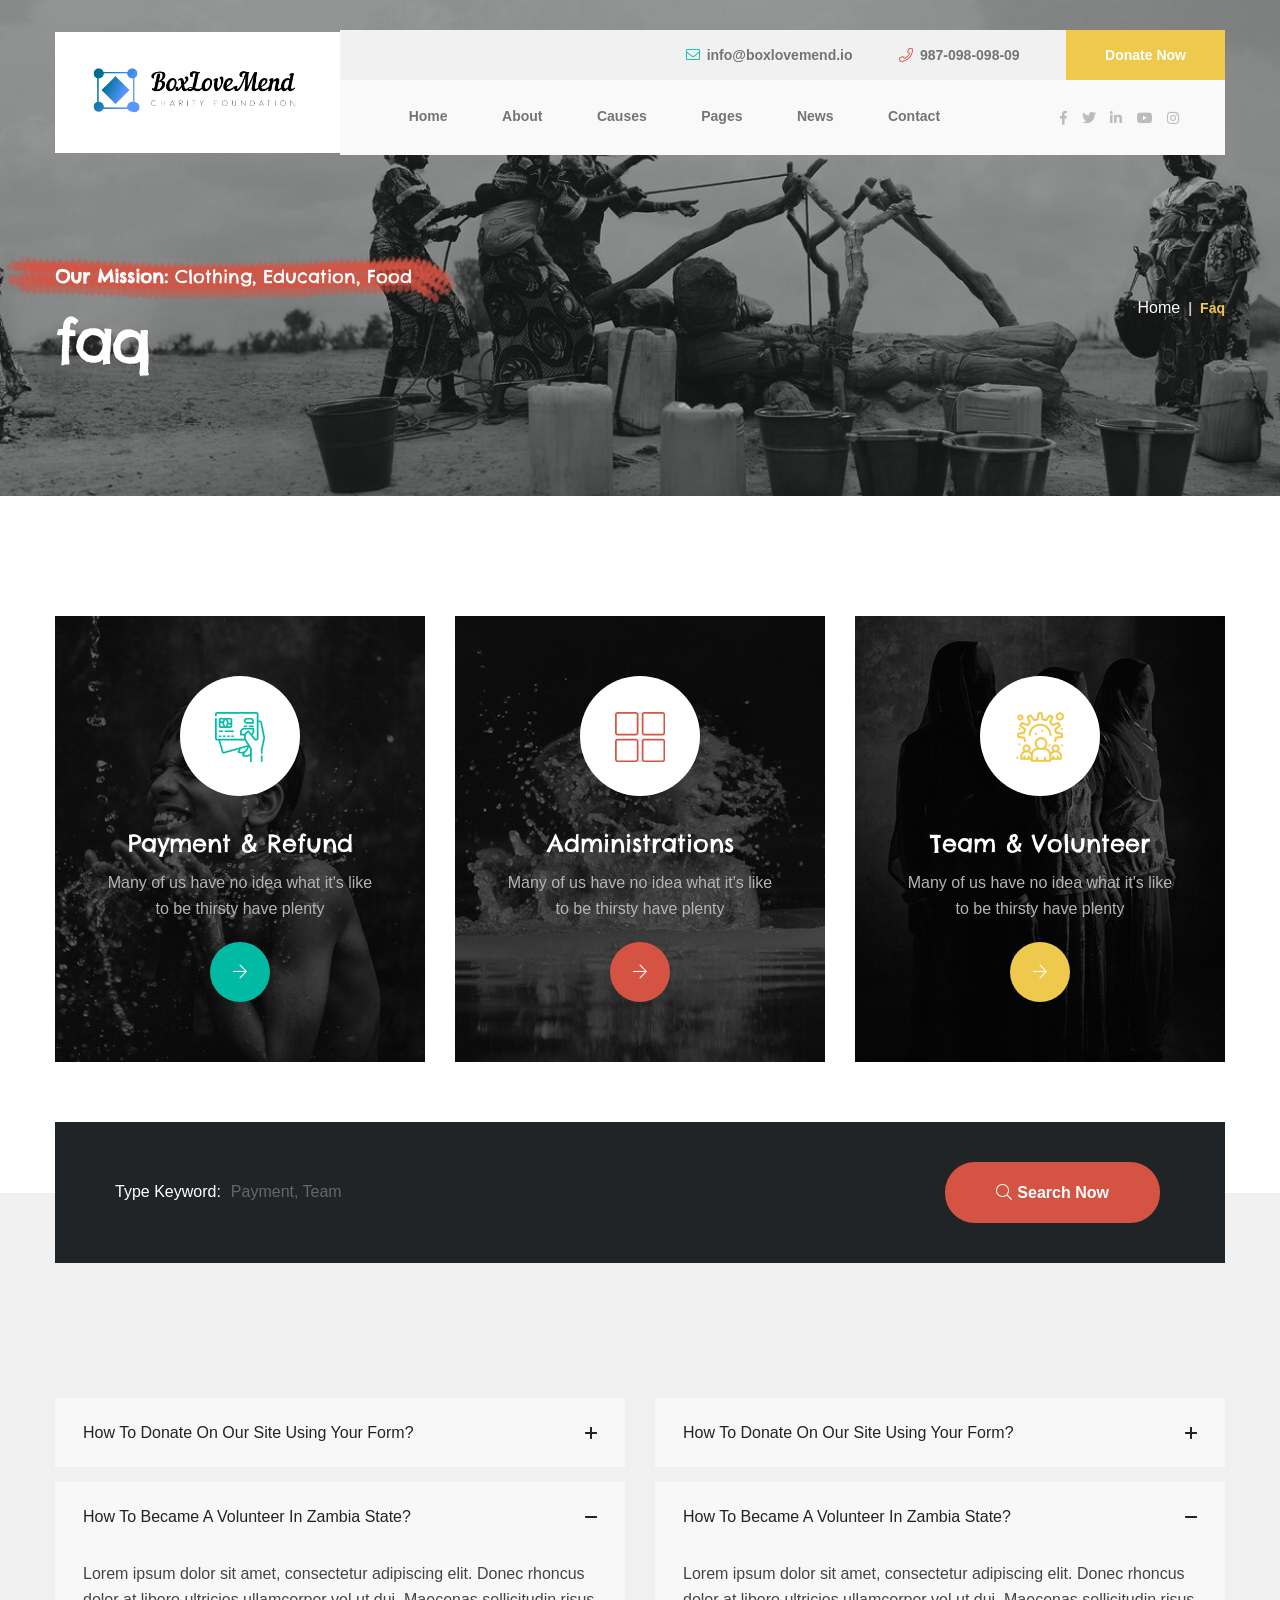
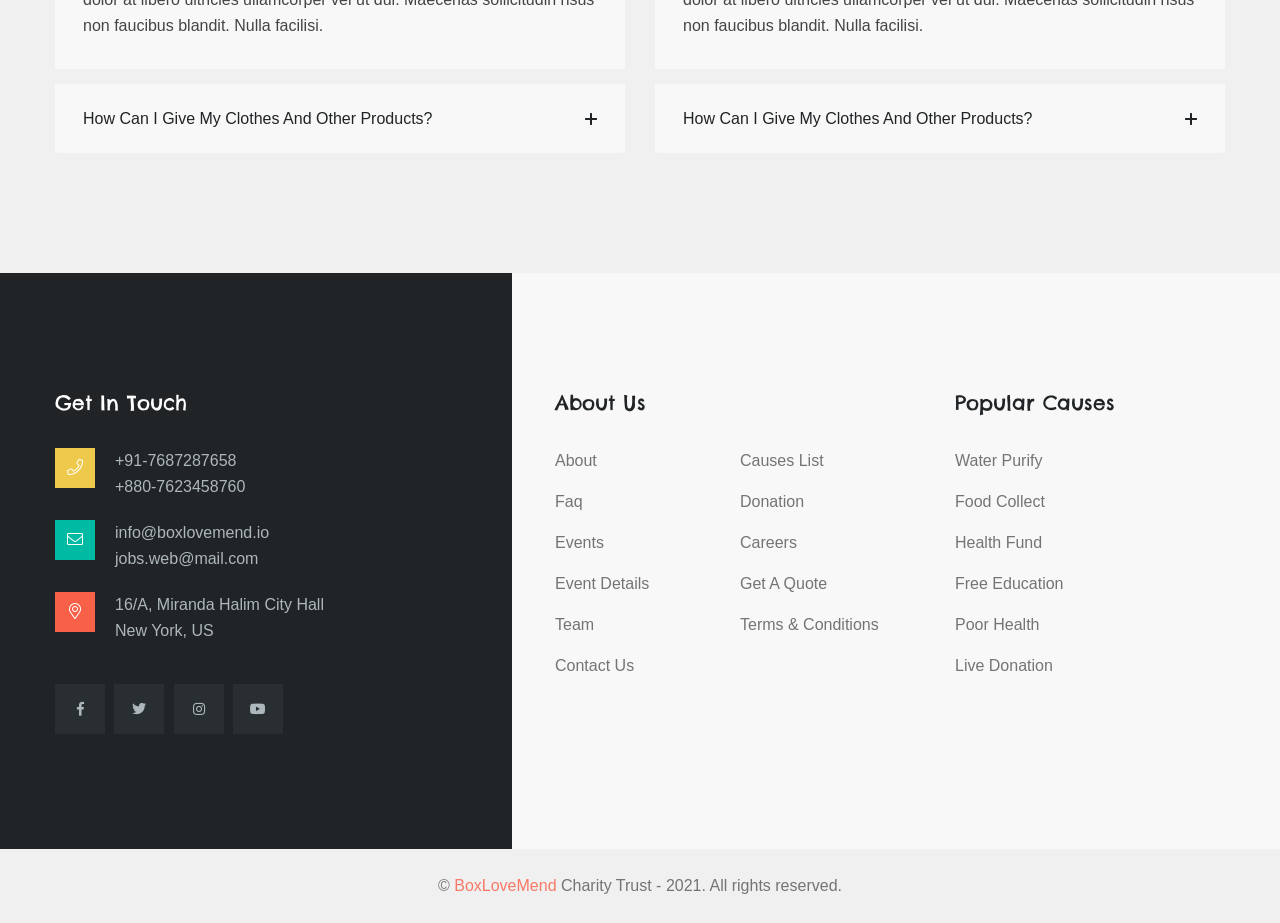
<file: faq.html>
<!DOCTYPE html>
<html lang="en">


<head>
    <!-- ========== Meta Tags ========== -->
    <meta charset="UTF-8">
    <meta http-equiv="X-UA-Compatible" content="IE=edge">
    <meta name="viewport" content="width=device-width, initial-scale=1.0">
    <meta name="author" content="keendevs">
    <!-- ======== Page title ============ -->
    <title>BoxLoveMend - Box What You Love & Mend</title>
    <!-- ========== Favicon Icon ========== -->
    <link rel="shortcut icon" href="assets/img/favicon.png">
    <!-- ===========  All Stylesheet ================= -->
    <!--  Icon css plugins -->
    <link rel="stylesheet" href="assets/css/icons.css">
    <!--  animate css plugins -->
    <link rel="stylesheet" href="assets/css/animate.css">
    <!--  magnific-popup css plugins -->
    <link rel="stylesheet" href="assets/css/magnific-popup.css">
    <!--  owl carosuel css plugins -->
    <link rel="stylesheet" href="assets/css/owl.carousel.min.css">
    <!-- metismenu css file -->
    <link rel="stylesheet" href="assets/css/metismenu.css">
    <!--  owl theme css plugins -->
    <link rel="stylesheet" href="assets/css/owl.theme.css">
    <!--  owl theme css plugins -->
    <link rel="stylesheet" href="assets/css/timeline.min.css">
    <!--  Bootstrap css plugins -->
    <link rel="stylesheet" href="assets/css/bootstrap.min.css">
    <!--  main style css file -->
    <link rel="stylesheet" href="assets/css/style.css">
    <!-- template main style css file -->
    <link rel="stylesheet" href="style.css">
    <!-- HTML5 Shim and Respond.js IE8 support of HTML5 elements and media queries -->
    <!-- WARNING: Respond.js doesn't work if you view the page via file:// -->
    <!--[if lt IE 9]>
    <script src="https://oss.maxcdn.com/libs/html5shiv/3.7.0/html5shiv.js"></script>
    <script src="https://oss.maxcdn.com/libs/respond.js/1.4.2/respond.min.js"></script>
    <![endif]-->
</head>

<body>
    <!-- preloader -->
    <div id="preloader" class="preloader">
        <div class="animation-preloader">
            <div class="spinner">                
            </div>
                <div class="txt-loading">
                    <span data-text-preloader="B" class="letters-loading">
                        B
                    </span>
                    <span data-text-preloader="O" class="letters-loading">
                        O
                    </span>
                    <span data-text-preloader="X" class="letters-loading">
                        X
                    </span>
                    <span data-text-preloader="L" class="letters-loading">
                        L
                    </span>
                    <span data-text-preloader="O" class="letters-loading">
                        O
                    </span>
                    <span data-text-preloader="V" class="letters-loading">
                        V
                    </span>
                    <span data-text-preloader="E" class="letters-loading">
                        E
                    </span>
                    <span data-text-preloader="M" class="letters-loading">
                        M
                    </span>
                    <span data-text-preloader="E" class="letters-loading">
                        E
                    </span>
                    <span data-text-preloader="N" class="letters-loading">
                        N
                    </span>
                    <span data-text-preloader="D" class="letters-loading">
                        D
                    </span>
                </div>
            <p class="text-center">Loading</p>
        </div>
        <div class="loader">
            <div class="row">
                <div class="col-3 loader-section section-left">
                    <div class="bg"></div>
                </div>
                <div class="col-3 loader-section section-left">
                    <div class="bg"></div>
                </div>
                <div class="col-3 loader-section section-right">
                    <div class="bg"></div>
                </div>
                <div class="col-3 loader-section section-right">
                    <div class="bg"></div>
                </div>
            </div>
        </div>
    </div>
    <!-- welcome content start from here -->
    <header class="header-wrap header-box-style header-1">
        <div class="container">
            <div class="row align-items-center">
                <div class="col-12 p-0 d-lg-none d-block d-none-mobile">
                    <div class="top-bar text-right">
                        <a href="mailto:info@boxlovemend.io"><i class="fal fa-envelope"></i>info@boxlovemend.io</a>
                        <a href="tel:123-456-7890"><i class="fal fa-phone"></i>987-098-098-09</a>
                        <a href="donation.html" class="d-btn">Donate Now</a>
                    </div>
                </div>
                <div class="col-xl-3 col-6 col-lg-3 pr-0">
                    <div class="logo">
                        <a href="index.html"><img src="assets/img/boxlovemend.png" alt="BoxLoveMend"></a>
                    </div>
                </div>
                <div class="col-xl-9 pl-lg-0 col-lg-9 d-none d-lg-block">
                    <div class="box-wrap">
                        <div class="top-bar text-right">
                            <a href="mailto:info@boxlovemend.io"><i class="fal fa-envelope"></i>info@boxlovemend.io</a>
                            <a href="tel:123-456-7890"><i class="fal fa-phone"></i>987-098-098-09</a>
                            <a href="donation.html" class="d-btn">Donate Now</a>
                        </div>
                        <div class="menu-wrap d-flex align-items-center justify-content-around">
                            <div class="main-menu">
                                <ul>
                                    <li><a href="index.html">Home</a>
<!--                                            <ul class="sub-menu">-->
<!--                                                <li>-->
<!--                                                   <a href="index-2.html">Homepage 1</a>-->
<!--                                                </li>-->
<!--                                                <li>-->
<!--                                                   <a href="index-3.html">Homepage 2</a>-->
<!--                                                </li>-->
<!--                                                <li>-->
<!--                                                   <a href="index-4.html">Homepage 3</a>-->
<!--                                                </li>-->
<!--                                            </ul>-->
                                    </li>
                                    <li><a href="about.html">about</a></li>
                                    <li><a href="causes.html">Causes</a>
                                        <ul class="sub-menu">
                                            <li><a href="causes.html">Causes List</a></li>
                                            <li><a href="cause-details.html">Causes details</a></li>
                                            <li><a href="donation.html">donation</a></li>
                                        </ul>
                                    </li>
                                    <li><a href="#">Pages</a>
                                        <ul class="sub-menu">
                                            <li><a href="faq.html">faq</a></li>
                                            <li><a href="events.html">events</a></li>
                                            <li><a href="event-details.html">event details</a></li>
                                            <li><a href="team.html">Team</a></li>
                                        </ul>
                                    </li>
                                    <li><a href="news.html">News</a></li>
                                    <li><a href="contact.html">Contact</a></li>
                                </ul>
                            </div>
                            <div class="social-link">
                                <a href="#"><i class="fab fa-facebook-f"></i></a>
                                <a href="#"><i class="fab fa-twitter"></i></a>
                                <a href="#"><i class="fab fa-linkedin-in"></i></a>
                                <a href="#"><i class="fab fa-youtube"></i></a>
                                <a href="#"><i class="fab fa-instagram"></i></a>
                            </div>
                        </div>                        
                    </div>                    
                </div>                
                <div class="col-6 d-lg-none d-block pl-0">
                    <div class="mobile-nav-wrap">                    
                        <div id="hamburger">
                            <i class="fal fa-bars"></i>
                        </div>
                        <!-- mobile menu - responsive menu  -->
                        <div class="mobile-nav">
                            <button type="button" class="close-nav">
                                <i class="fal fa-times-circle"></i>
                            </button>
                            <nav class="sidebar-nav">
                                <ul class="metismenu" id="mobile-menu">
                                    <li><a class="has-arrow" href="index.html">Home</a>
<!--                                                <ul class="sub-menu">-->
<!--                                                    <li><a href="index-2.html">Homepage 1</a></li>-->
<!--                                                    <li><a href="index-3.html">Homepage 2</a></li>-->
<!--                                                    <li><a href="index-4.html">Homepage 3</a></li>-->
<!--                                                </ul>-->
                                    </li>
                                    <li><a href="about.html">about</a></li>
                                    <li>
                                        <a class="has-arrow" href="causes.html">Causes</a>
                                        <ul class="sub-menu">
                                            <li><a href="causes.html">Causes List</a></li>
                                            <li><a href="cause-details.html">Causes details</a></li>
                                            <li><a href="donation.html">donation</a></li>
                                        </ul>
                                    </li>
                                    <li>
                                        <a class="has-arrow" href="#">Pages</a>
                                        <ul class="sub-menu">
                                            <li><a href="faq.html">faq</a></li>
                                            <li><a href="events.html">events</a></li>
                                            <li><a href="event-details.html">event details</a></li>
                                            <li><a href="team.html">Team</a></li>
                                        </ul>
                                    </li>
                                    <li><a href="news.html">News</a></li>
                                    <li><a href="contact.html">Contact</a></li>
                                </ul>
                            </nav>

                            <div class="action-bar">
                                <a href="mailto:info@boxlovemend.io"><i class="fal fa-envelope"></i>info@boxlovemend.io</a>
                                <a href="tel:123-456-7890"><i class="fal fa-phone"></i>987-098-098-09</a>
                                <a href="donation.html" class="d-btn theme-btn">Donate Now</a>
                            </div>
                        </div>                            
                    </div>
                    <div class="overlay"></div>
                </div>
            </div>
        </div>
    </header>   

    <section class="page-banner-wrap bg-cover" style="background-image: url('assets/img/page-banner.jpg')">
        <div class="container">
            <div class="row align-items-center">
                <div class="col-md-8">
                    <div class="page-heading text-white">
                        <div class="sub-title">
                            <h4><strong>Our Mission:</strong> Clothing, Education, Food</h4>
                        </div>
                        <div class="page-title">
                            <h1>faq</h1>
                        </div>
                    </div>
                </div>
                <div class="col-md-4">
                    <nav aria-label="breadcrumb">
                        <ol class="breadcrumb">
                          <li class="breadcrumb-item"><a href="index-2.html">Home</a></li>
                          <li class="breadcrumb-item active" aria-current="page">faq</li>
                        </ol>
                    </nav>
                </div>
            </div>
        </div>
    </section>

    <section class="faq-wrap section-padding text-center">
        <div class="container">
            <div class="row">
                <div class="col-12 col-md-6 col-lg-4 wow fadeInUp">
                    <div class="single-faq-card card1" style="background-image: url('assets/img/fc1.jpg')">
                        <div class="icon">
                            <img src="assets/img/icon/f1.png" alt="">
                        </div>
                        <h3>Payment & Refund</h3>
                        <p>Many of us have no idea what it's like to be thirsty have plenty</p>
                        <a href="contact.html"><i class="fal fa-arrow-right"></i></a>
                    </div>
                </div>
                <div class="col-12 col-md-6 col-lg-4 wow fadeInUp">
                    <div class="single-faq-card card2" style="background-image: url('assets/img/fc2.jpg')">
                        <div class="icon">
                            <img src="assets/img/icon/f2.png" alt="">
                        </div>
                        <h3>Administrations</h3>
                        <p>Many of us have no idea what it's like to be thirsty have plenty</p>
                        <a href="about.html"><i class="fal fa-arrow-right"></i></a>
                    </div>
                </div>
                <div class="col-12 col-md-6 col-lg-4 wow fadeInUp">
                    <div class="single-faq-card card3" style="background-image: url('assets/img/fc3.jpg')">
                        <div class="icon">
                            <img src="assets/img/icon/f3.png" alt="">
                        </div>
                        <h3>Team & Volunteer</h3>
                        <p>Many of us have no idea what it's like to be thirsty have plenty</p>
                        <a href="team.html"><i class="fal fa-arrow-right"></i></a>
                    </div>
                </div>
            </div>
        </div>
    </section>

    <div class="search-cause-wrap">
        <div class="container">
            <div class="row align-items-center">
                <div class="col-12 col-lg-12">
                    <form action="#" class="wow fadeInUp">
                        <span>Type Keyword:</span>
                        <input type="text" placeholder="Payment, Team">
                        <button class="submit theme-btn" type="submit"><i class="fal fa-search"></i>Search Now</button>
                    </form>
                </div>
            </div>
        </div>
    </div>

    <section class="faq-section section-padding faq-bg">
        <div class="container">
            <div class="row">
                <div class="col-lg-6 wow fadeInUp">
                    <div class="faq-content">
                        <div class="faq-accordion">
                            <div id="accordion" class="accordion">
                                <div class="card">
                                    <div class="card-header" id="faq1">
                                        <p class="mb-0 text-capitalize">
                                            <a class="collapsed" role="button" data-toggle="collapse" aria-expanded="false" href="#faq-1">
                                            How to donate on our site using your form?
                                            </a>
                                        </h5>
                                    </div>
                                    <div id="faq-1" class="collapse" data-parent="#accordion">
                                        <div class="card-body">
                                            Lorem ipsum dolor sit amet, consectetur adipiscing elit. Donec rhoncus dolor at libero ultricies ullamcorper vel ut dui. Maecenas sollicitudin risus non faucibus blandit. Nulla facilisi. 
                                        </div>
                                    </div>
                                </div> <!-- /card -->
                                <div class="card">
                                    <div class="card-header" id="faq2">
                                        <p class="mb-0 text-capitalize">
                                            <a class="collapsed" role="button" data-toggle="collapse" aria-expanded="true" href="#faq-2">
                                            How to became a volunteer in Zambia state?
                                            </a>
                                        </p>
                                    </div>
                                    <div id="faq-2" class="collapse show" data-parent="#accordion">
                                        <div class="card-body">
                                            Lorem ipsum dolor sit amet, consectetur adipiscing elit. Donec rhoncus dolor at libero ultricies ullamcorper vel ut dui. Maecenas sollicitudin risus non faucibus blandit. Nulla facilisi.
                                        </div>
                                    </div>
                                </div> <!-- /card -->
                                <div class="card">
                                    <div class="card-header" id="faq3">
                                        <p class="mb-0 text-capitalize">
                                            <a class="collapsed" role="button" data-toggle="collapse" aria-expanded="false" href="#faq-3">
                                            How can I give my clothes and other products?
                                            </a>
                                        </p>
                                    </div>
                                    <div id="faq-3" class="collapse" data-parent="#accordion">
                                        <div class="card-body">
                                            Lorem ipsum dolor sit amet, consectetur adipiscing elit. Donec rhoncus dolor at libero ultricies ullamcorper vel ut dui. Maecenas sollicitudin risus non faucibus blandit. Nulla facilisi.
                                        </div>
                                    </div>
                                </div> <!-- /card -->
                            </div>                        
                        </div>
                    </div>
                </div>
                <div class="col-lg-6 wow fadeInUp">
                    <div class="faq-content">
                        <div class="faq-accordion">
                            <div id="accordion" class="accordion">
                                <div class="card">
                                    <div class="card-header" id="faq1">
                                        <p class="mb-0 text-capitalize">
                                            <a class="collapsed" role="button" data-toggle="collapse" aria-expanded="false" href="#faq-1">
                                            How to donate on our site using your form?
                                            </a>
                                        </h5>
                                    </div>
                                    <div id="faq-1" class="collapse" data-parent="#accordion">
                                        <div class="card-body">
                                            Lorem ipsum dolor sit amet, consectetur adipiscing elit. Donec rhoncus dolor at libero ultricies ullamcorper vel ut dui. Maecenas sollicitudin risus non faucibus blandit. Nulla facilisi. 
                                        </div>
                                    </div>
                                </div> <!-- /card -->
                                <div class="card">
                                    <div class="card-header" id="faq2">
                                        <p class="mb-0 text-capitalize">
                                            <a class="collapsed" role="button" data-toggle="collapse" aria-expanded="true" href="#faq-2">
                                            How to became a volunteer in Zambia state?
                                            </a>
                                        </p>
                                    </div>
                                    <div id="faq-2" class="collapse show" data-parent="#accordion">
                                        <div class="card-body">
                                            Lorem ipsum dolor sit amet, consectetur adipiscing elit. Donec rhoncus dolor at libero ultricies ullamcorper vel ut dui. Maecenas sollicitudin risus non faucibus blandit. Nulla facilisi.
                                        </div>
                                    </div>
                                </div> <!-- /card -->
                                <div class="card">
                                    <div class="card-header" id="faq3">
                                        <p class="mb-0 text-capitalize">
                                            <a class="collapsed" role="button" data-toggle="collapse" aria-expanded="false" href="#faq-3">
                                            How can I give my clothes and other products?
                                            </a>
                                        </p>
                                    </div>
                                    <div id="faq-3" class="collapse" data-parent="#accordion">
                                        <div class="card-body">
                                            Lorem ipsum dolor sit amet, consectetur adipiscing elit. Donec rhoncus dolor at libero ultricies ullamcorper vel ut dui. Maecenas sollicitudin risus non faucibus blandit. Nulla facilisi.
                                        </div>
                                    </div>
                                </div> <!-- /card -->
                            </div>                        
                        </div>
                    </div>
                </div>
            </div>
        </div>
    </section>

    <footer class="footer-1 footer-wrap">
        <div class="footer-widgets section-bg pt-60 pb-60">            
            <div class="container">
                <div class="row">
                    <div class="col-md-6 col-xl-4 col-12">                        
                        <div class="single-footer-wid site-info-widget">
                            <div class="wid-title">
                                <h4>Get In Touch</h4>
                            </div>
                            <div class="contact-us">
                                <div class="single-contact-info">
                                    <div class="icon">
                                        <i class="fal fa-phone"></i>
                                    </div>
                                    <div class="contact-info">
                                        <span>+91-7687287658</span>
                                        <span>+880-7623458760</span>
                                    </div>
                                </div>
                                <div class="single-contact-info">
                                    <div class="icon">
                                        <i class="fal fa-envelope"></i>
                                    </div>
                                    <div class="contact-info">
                                        <span>info@boxlovemend.io</span>
                                        <span>jobs.web@mail.com</span>
                                    </div>
                                </div>
                                <div class="single-contact-info">
                                    <div class="icon">
                                        <i class="fal fa-map-marker-alt"></i>
                                    </div>
                                    <div class="contact-info">
                                        <span>16/A, Miranda Halim City Hall<br/> New York, US</span>
                                    </div>
                                </div>
                            </div>

                            <div class="social-link">
                                <a href="#"><i class="fab fa-facebook-f"></i></a>
                                <a href="#"><i class="fab fa-twitter"></i></a>
                                <a href="#"><i class="fab fa-instagram"></i></a>
                                <a href="#"><i class="fab fa-youtube"></i></a>
                            </div>
                        </div>
                    </div> <!-- /.col-lg-3 - single-footer-wid -->
                    <div class="col-md-6 col-xl-4 offset-xl-1 col-12">
                        <div class="single-footer-wid">
                            <div class="wid-title">
                                <h4>About Us</h4>
                            </div>
                            <div class="special-menu">
                                <ul>
                                    <li><a href="about.html">about</a></li>
                                    <li><a href="faq.html">faq</a></li>
                                    <li><a href="events.html">events</a></li>
                                    <li><a href="event-details.html">event details</a></li>
                                    <li><a href="team.html">Team</a></li>                                  
                                    <li><a href="contact.html">Contact Us</a></li>                                    
                                </ul>
                            </div>
                            <div class="special-menu">
                                <ul>
                                    <li><a href="causes.html">Causes List</a></li>
                                    <li><a href="donation.html">donation</a></li>
                                    <li><a href="team.html">Careers</a></li>
                                    <li><a href="contact.html">Get A Quote</a></li>
                                    <li><a href="faq.html">Terms & Conditions</a></li>
                                </ul>
                            </div>
                        </div>
                    </div> <!-- /.col-lg-3 - single-footer-wid -->
                    <div class="col-md-6 col-xl-3 col-12">
                        <div class="single-footer-wid">
                            <div class="wid-title">
                                <h4>Popular Causes</h4>
                            </div>
                            <ul>
                                <li><a href="causes.html">Water Purify</a></li>
                                <li><a href="causes.html">Food Collect</a></li>
                                <li><a href="causes.html">Health Fund</a></li>
                                <li><a href="causes.html">Free Education</a></li>
                                <li><a href="causes.html">Poor Health</a></li>
                                <li><a href="causes.html">Live Donation</a></li>                              
                            </ul>
                        </div>
                    </div> <!-- /.col-lg-3 - single-footer-wid -->

                </div>
            </div>
        </div>
        <div class="footer-bottom">
            <div class="container">
                <div class="row">
                    <div class="col-lg-12 col-12 text-center">
                        <div class="copyright-info">
                            <p>&copy; <a href="index-2.html">BoxLoveMend</a> Charity Trust - 2021. All rights reserved.</p>
                        </div>
                    </div>
                </div>
            </div>
        </div>
    </footer>

    <!--  ALl JS Plugins
    ====================================== -->
    <script src="assets/js/jquery.min.js"></script>
    <script src="assets/js/modernizr.min.js"></script>
    <script src="assets/js/jquery.easing.js"></script>
    <script src="assets/js/popper.min.js"></script>
    <script src="assets/js/bootstrap.min.js"></script>
    <script src="assets/js/isotope.pkgd.min.js"></script>
    <script src="assets/js/imageload.min.js"></script>
    <script src="assets/js/scrollUp.min.js"></script>
    <script src="assets/js/owl.carousel.min.js"></script>
    <script src="assets/js/magnific-popup.min.js"></script>
    <script src="assets/js/waypoint.js"></script>
    <script src="assets/js/easypiechart.min.js"></script>
    <script src="assets/js/counterup.min.js"></script>
    <script src="assets/js/wow.min.js"></script>
    <script src="assets/js/metismenu.js"></script>
    <script src="assets/js/timeline.min.js"></script>
    <script src="assets/js/ajax-mail.js"></script>
    <script src="assets/js/active.js"></script>
</body>


</html>
</file>
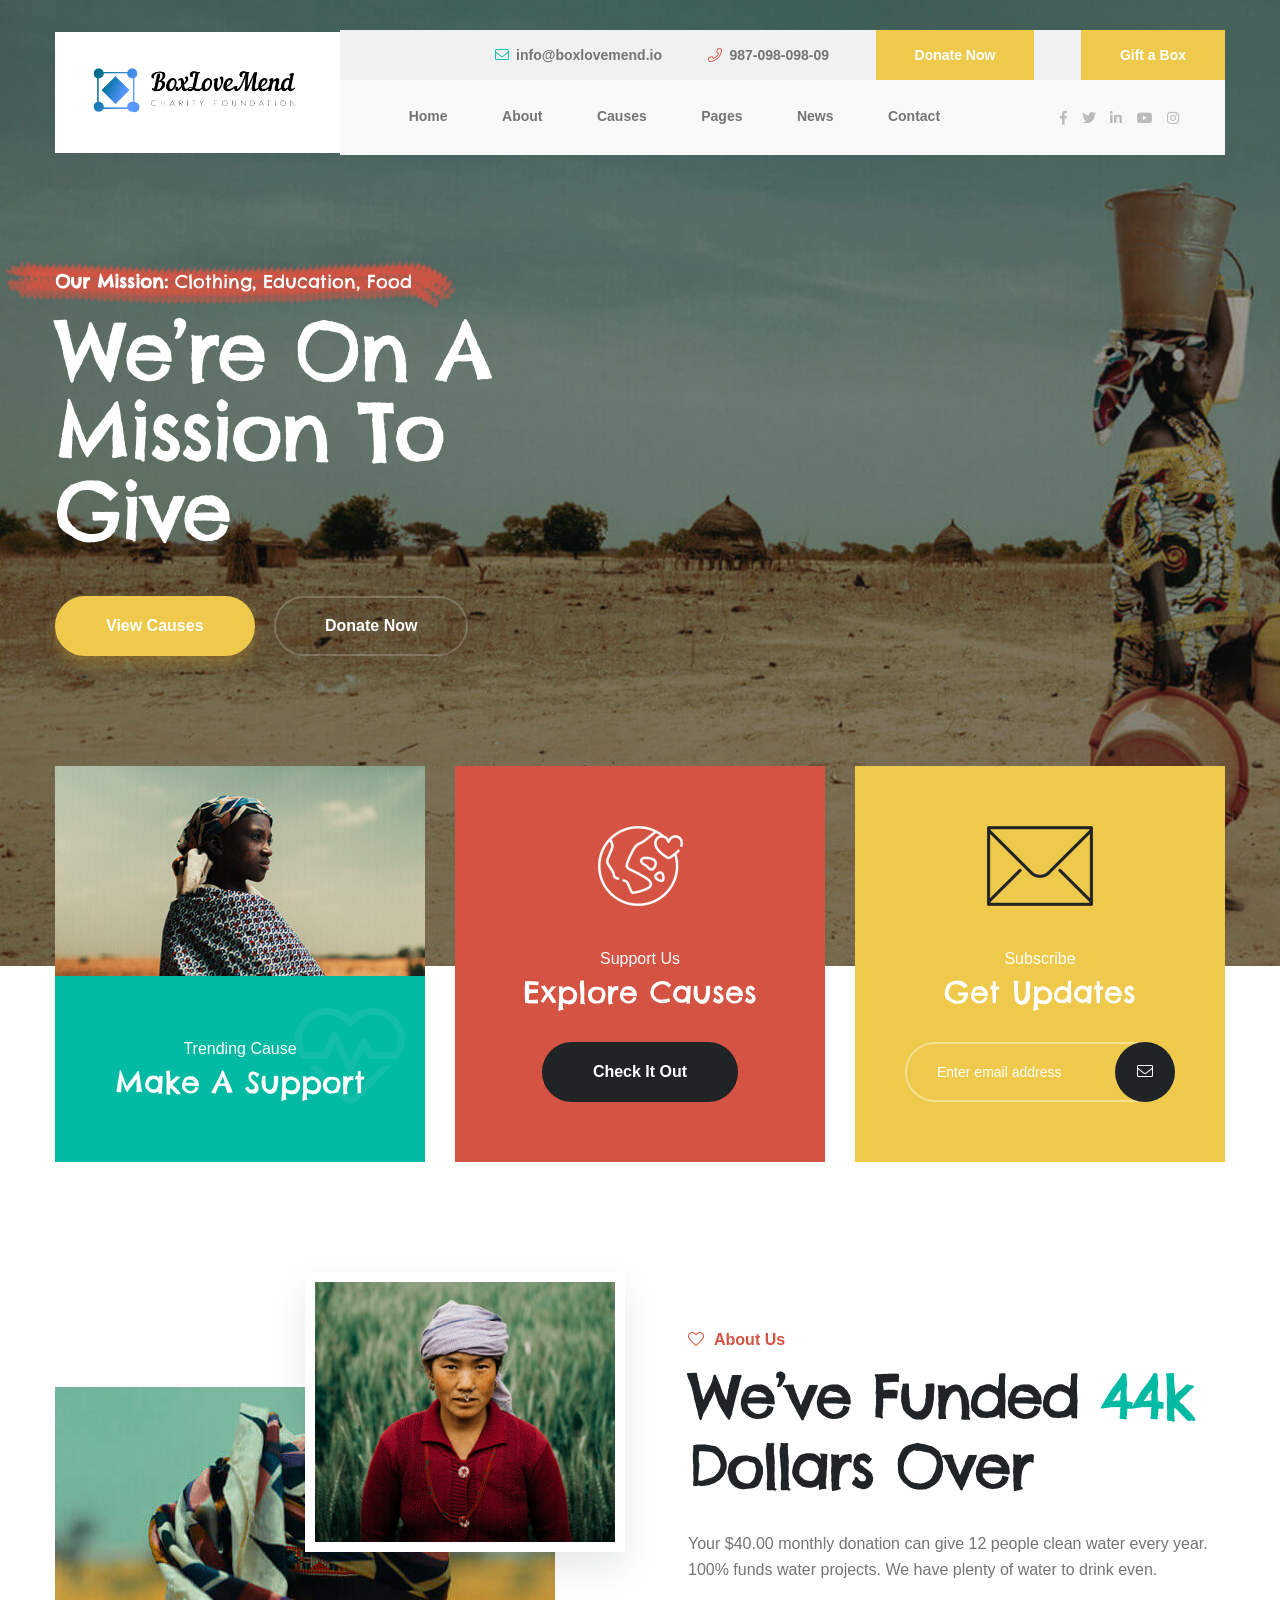
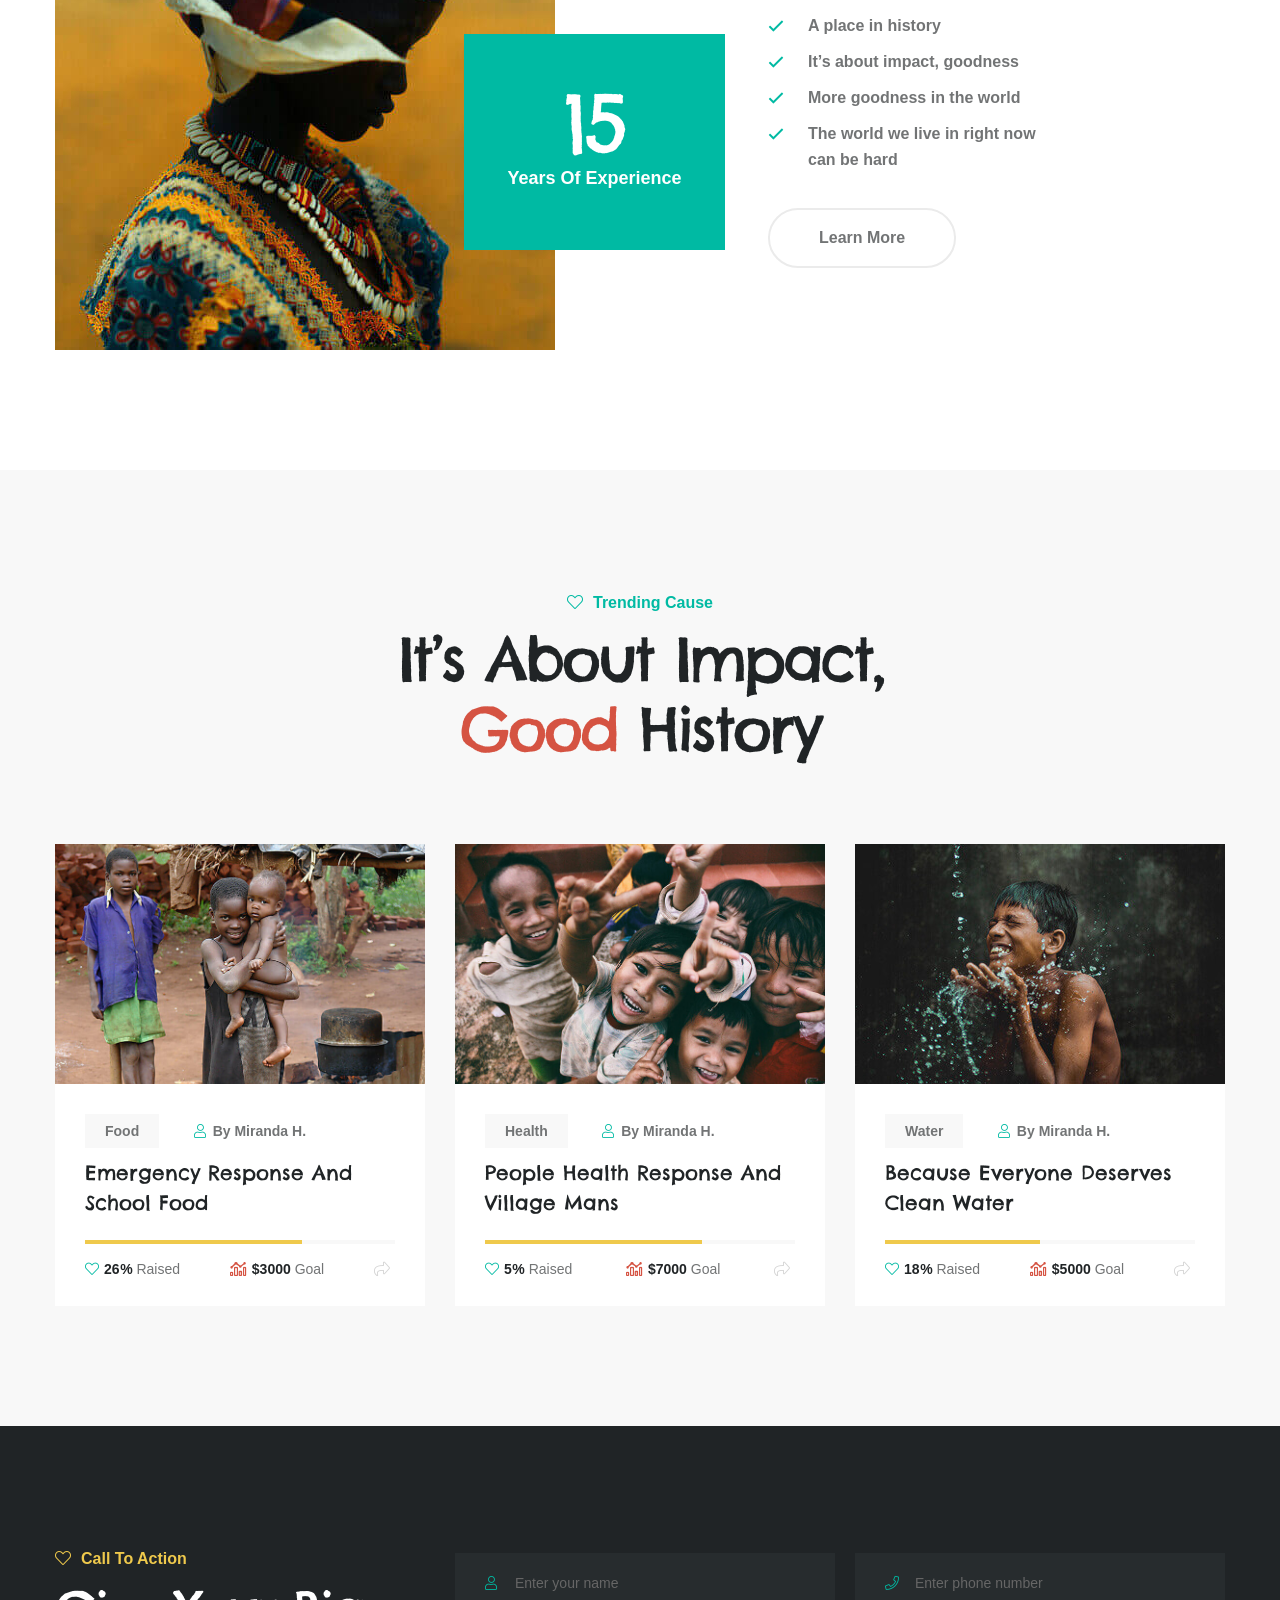
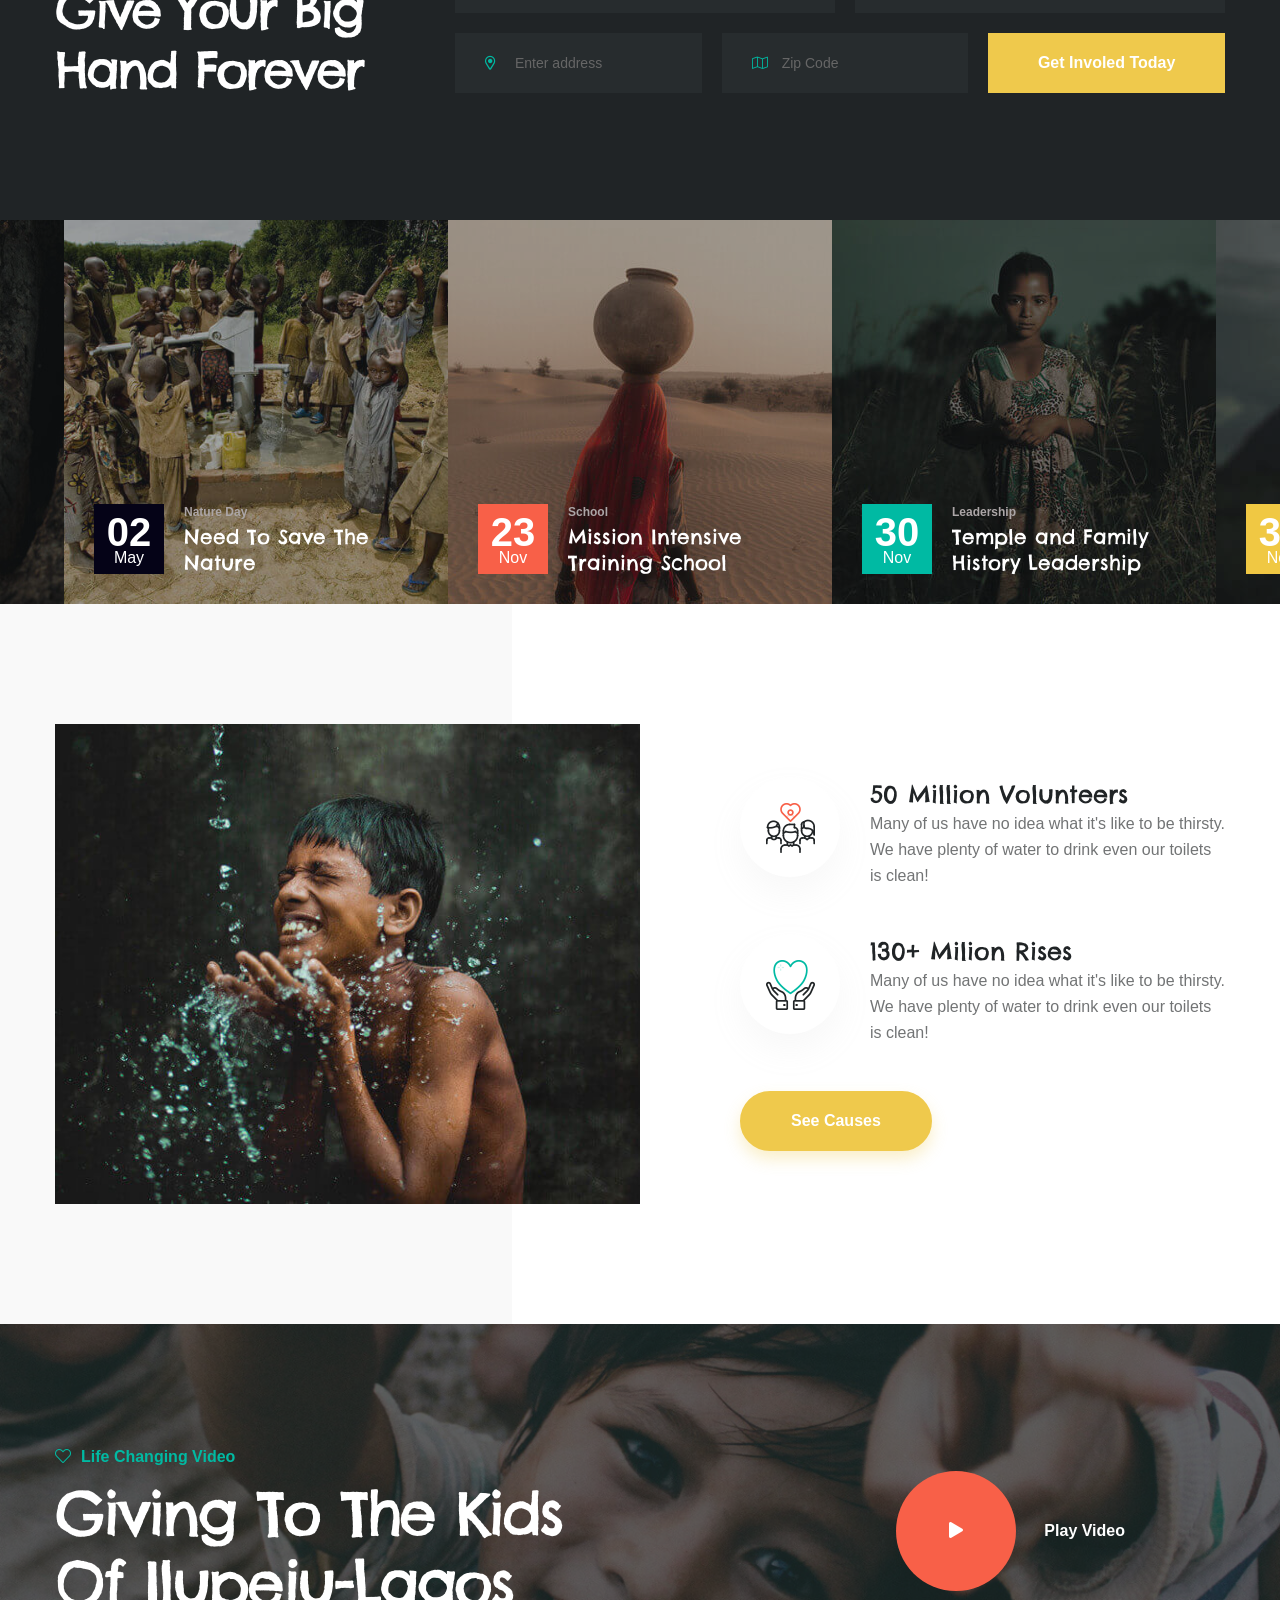
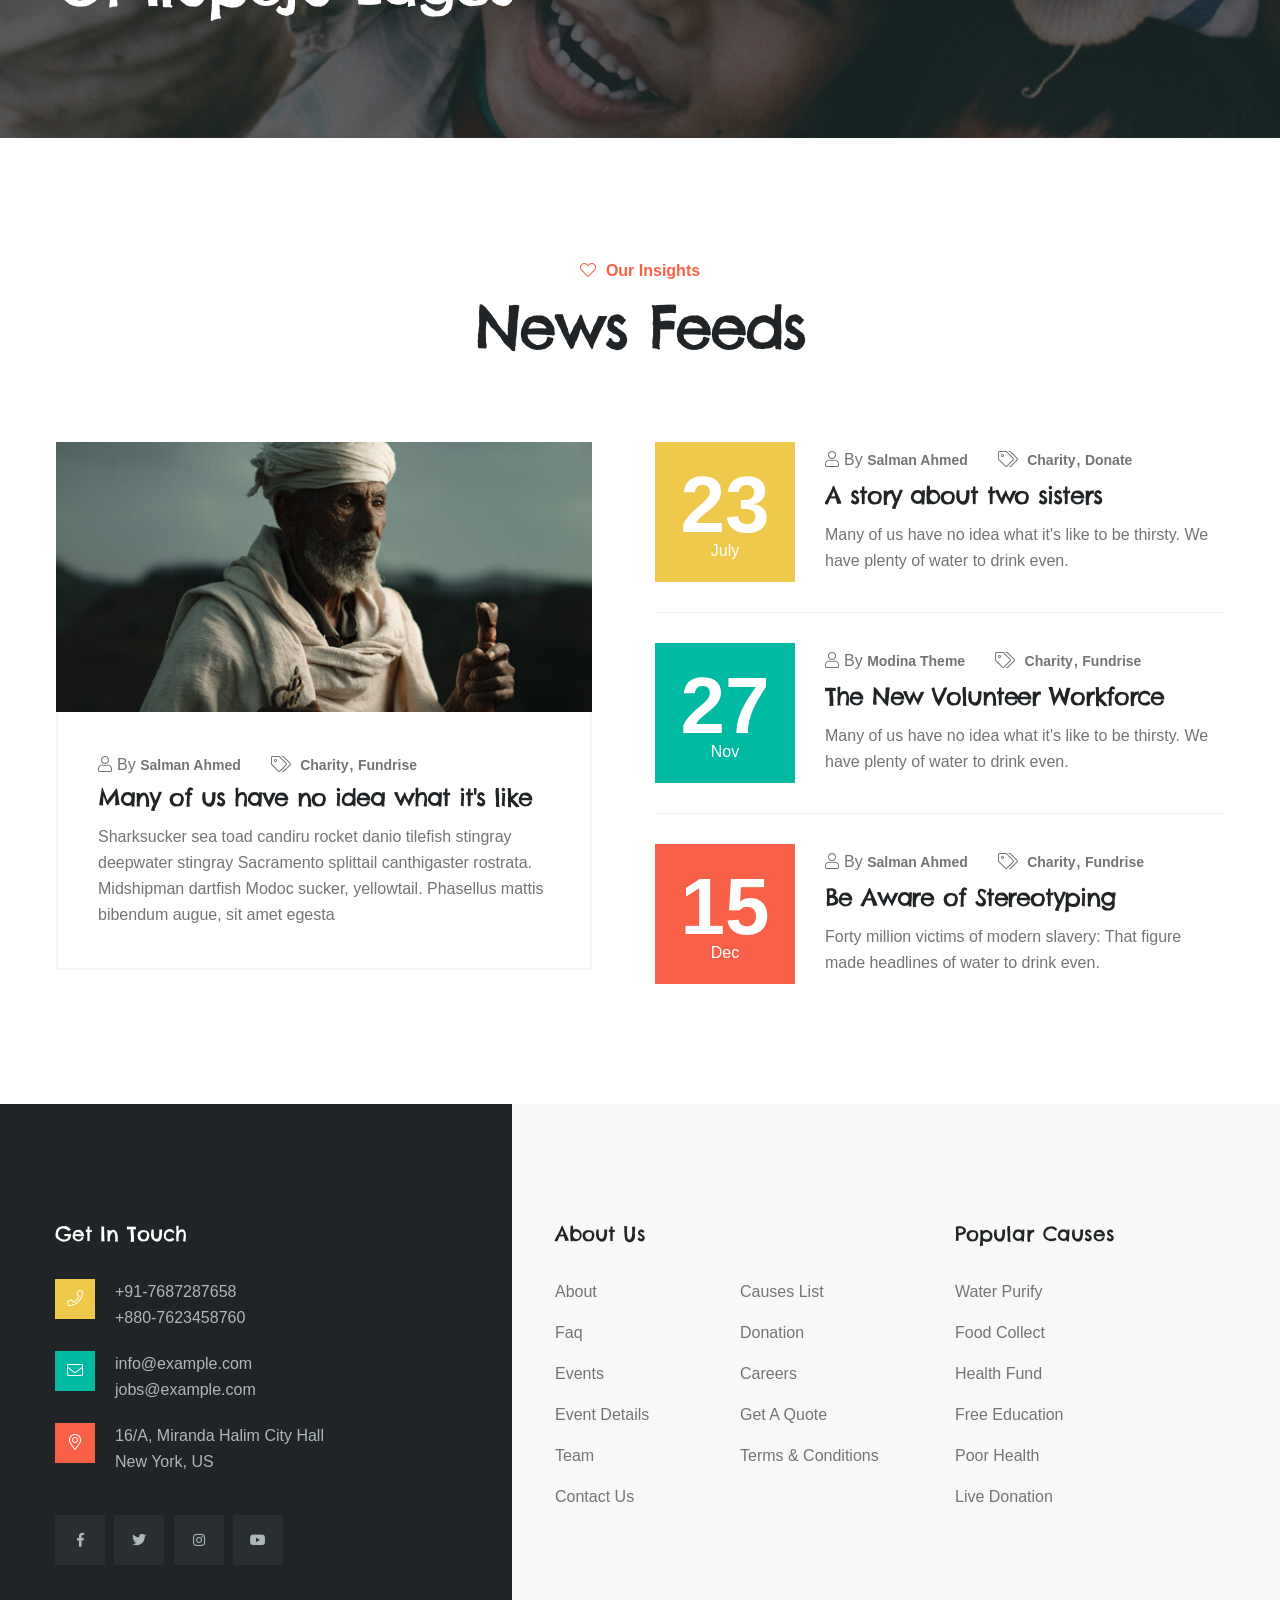
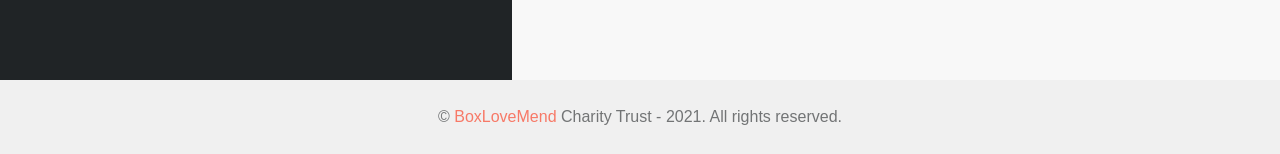
<file: index-2.html>
<!DOCTYPE html>
<html lang="en">


<head>
    <!-- ========== Meta Tags ========== -->
    <meta charset="UTF-8">
    <meta http-equiv="X-UA-Compatible" content="IE=edge">
    <meta name="viewport" content="width=device-width, initial-scale=1.0">
    <meta name="author" content="modinatheme">
    <!-- ======== Page title ============ -->
    <title>BoxLoveMend - Box What You Love & Mend</title>
    <!-- ========== Favicon Icon ========== -->
    <link rel="shortcut icon" href="assets/img/favicon.png">
    <!-- ===========  All Stylesheet ================= -->
    <!--  Icon css plugins -->
    <link rel="stylesheet" href="assets/css/icons.css">
    <!--  animate css plugins -->
    <link rel="stylesheet" href="assets/css/animate.css">
    <!--  magnific-popup css plugins -->
    <link rel="stylesheet" href="assets/css/magnific-popup.css">
    <!--  owl carosuel css plugins -->
    <link rel="stylesheet" href="assets/css/owl.carousel.min.css">
    <!-- metis menu css file -->
    <link rel="stylesheet" href="assets/css/metismenu.css">
    <!--  owl theme css plugins -->
    <link rel="stylesheet" href="assets/css/owl.theme.css">
    <!--  Bootstrap css plugins -->
    <link rel="stylesheet" href="assets/css/bootstrap.min.css">
    <!--  main style css file -->
    <link rel="stylesheet" href="assets/css/style.css">
    <!-- template main style css file -->
    <link rel="stylesheet" href="style.css">
    <!-- HTML5 Shim and Respond.js IE8 support of HTML5 elements and media queries -->
    <!-- WARNING: Respond.js doesn't work if you view the page via file:// -->
    <!--[if lt IE 9]>
    <script src="https://oss.maxcdn.com/libs/html5shiv/3.7.0/html5shiv.js"></script>
    <script src="https://oss.maxcdn.com/libs/respond.js/1.4.2/respond.min.js"></script>
    <![endif]-->
</head>

<body class="body-wrapper">    
    <!-- preloader -->
    <div id="preloader" class="preloader">
        <div class="animation-preloader">
            <div class="spinner">                
            </div>
                <div class="txt-loading">
                    <span data-text-preloader="B" class="letters-loading">
                        B
                    </span>
                    <span data-text-preloader="O" class="letters-loading">
                        O
                    </span>
                    <span data-text-preloader="X" class="letters-loading">
                        X
                    </span>
                    <span data-text-preloader="L" class="letters-loading">
                        L
                    </span>
                    <span data-text-preloader="O" class="letters-loading">
                        O
                    </span>
                    <span data-text-preloader="V" class="letters-loading">
                        V
                    </span>
                    <span data-text-preloader="E" class="letters-loading">
                        E
                    </span>
                    <span data-text-preloader="M" class="letters-loading">
                        M
                    </span>
                    <span data-text-preloader="E" class="letters-loading">
                        E
                    </span>
                    <span data-text-preloader="N" class="letters-loading">
                        N
                    </span>
                    <span data-text-preloader="D" class="letters-loading">
                        D
                    </span>
                </div>
            <p class="text-center">Loading</p>
        </div>
        <div class="loader">
            <div class="row">
                <div class="col-3 loader-section section-left">
                    <div class="bg"></div>
                </div>
                <div class="col-3 loader-section section-left">
                    <div class="bg"></div>
                </div>
                <div class="col-3 loader-section section-right">
                    <div class="bg"></div>
                </div>
                <div class="col-3 loader-section section-right">
                    <div class="bg"></div>
                </div>
            </div>
        </div>
    </div>

    <!-- welcome content start from here -->

    <header class="header-wrap header-box-style header-1">
        <div class="container">
            <div class="row align-items-center">
                <div class="col-12 p-0 d-lg-none d-block d-none-mobile">
                    <div class="top-bar text-right">
                        <a href="mailto:info@boxlovemend.io"><i class="fal fa-envelope"></i>info@boxlovemend.io</a>
                        <a href="tel:123-456-7890"><i class="fal fa-phone"></i>987-098-098-09</a>
                        <a href="donation.html" class="d-btn">Donate Now</a>
                    </div>
                </div>
                <div class="col-xl-3 col-6 col-lg-3 pr-0">
                    <div class="logo">
                        <a href="index.html"><img src="assets/img/boxlovemend.png" alt="BoxLoveMend"></a>
                    </div>
                </div>
                <div class="col-xl-9 pl-lg-0 col-lg-9 d-none d-lg-block">
                    <div class="box-wrap">
                        <div class="top-bar text-right">
                            <a href="mailto:info@boxlovemend.io"><i class="fal fa-envelope"></i>info@boxlovemend.io</a>
                            <a href="tel:123-456-7890"><i class="fal fa-phone"></i>987-098-098-09</a>
                            <a href="donation.html" class="d-btn">Donate Now</a>
                            <a href="donation.html" class="d-btn">Gift a Box</a>
                        </div>
                        <div class="menu-wrap d-flex align-items-center justify-content-around">
                            <div class="main-menu">
                                <ul>
                                    <li><a href="index.html">Home</a>
<!--                                            <ul class="sub-menu">-->
<!--                                                <li>-->
<!--                                                   <a href="index-2.html">Homepage 1</a>-->
<!--                                                </li>-->
<!--                                                <li>-->
<!--                                                   <a href="index-3.html">Homepage 2</a>-->
<!--                                                </li>-->
<!--                                                <li>-->
<!--                                                   <a href="index-4.html">Homepage 3</a>-->
<!--                                                </li>-->
<!--                                            </ul>-->
                                    </li>
                                    <li><a href="about.html">about</a></li>
                                    <li><a href="causes.html">Causes</a>
                                        <ul class="sub-menu">
                                            <li><a href="causes.html">Causes List</a></li>
                                            <li><a href="cause-details.html">Causes details</a></li>
                                            <li><a href="donation.html">donation</a></li>
                                        </ul>
                                    </li>
                                    <li><a href="#">Pages</a>
                                        <ul class="sub-menu">
                                            <li><a href="faq.html">faq</a></li>
                                            <li><a href="events.html">events</a></li>
                                            <li><a href="event-details.html">event details</a></li>
                                            <li><a href="team.html">Team</a></li>
                                        </ul>
                                    </li>
                                    <li><a href="news.html">News</a></li>
                                    <li><a href="contact.html">Contact</a></li>
                                </ul>
                            </div>
                            <div class="social-link">
                                <a href="#"><i class="fab fa-facebook-f"></i></a>
                                <a href="#"><i class="fab fa-twitter"></i></a>
                                <a href="#"><i class="fab fa-linkedin-in"></i></a>
                                <a href="#"><i class="fab fa-youtube"></i></a>
                                <a href="#"><i class="fab fa-instagram"></i></a>
                            </div>
                        </div>                        
                    </div>                    
                </div>                
                <div class="col-6 d-lg-none d-block pl-0">
                    <div class="mobile-nav-wrap">                    
                        <div id="hamburger">
                            <i class="fal fa-bars"></i>
                        </div>
                        <!-- mobile menu - responsive menu  -->
                        <div class="mobile-nav">
                            <button type="button" class="close-nav">
                                <i class="fal fa-times-circle"></i>
                            </button>
                            <nav class="sidebar-nav">
                                <ul class="metismenu" id="mobile-menu">
                                    <li><a class="has-arrow" href="index.html">Home</a>
<!--                                                <ul class="sub-menu">-->
<!--                                                    <li><a href="index-2.html">Homepage 1</a></li>-->
<!--                                                    <li><a href="index-3.html">Homepage 2</a></li>-->
<!--                                                    <li><a href="index-4.html">Homepage 3</a></li>-->
<!--                                                </ul>-->
                                    </li>
                                    <li><a href="about.html">about</a></li>
                                    <li>
                                        <a class="has-arrow" href="causes.html">Causes</a>
                                        <ul class="sub-menu">
                                            <li><a href="causes.html">Causes List</a></li>
                                            <li><a href="cause-details.html">Causes details</a></li>
                                            <li><a href="donation.html">donation</a></li>
                                        </ul>
                                    </li>
                                    <li>
                                        <a class="has-arrow" href="#">Pages</a>
                                        <ul class="sub-menu">
                                            <li><a href="faq.html">faq</a></li>
                                            <li><a href="events.html">events</a></li>
                                            <li><a href="event-details.html">event details</a></li>
                                            <li><a href="team.html">Team</a></li>
                                        </ul>
                                    </li>
                                    <li><a href="news.html">News</a></li>
                                    <li><a href="contact.html">Contact</a></li>
                                </ul>
                            </nav>

                            <div class="action-bar">
                                <a href="mailto:info@boxlovemend.io"><i class="fal fa-envelope"></i>info@boxlovemend.io</a>
                                <a href="tel:123-456-7890"><i class="fal fa-phone"></i>987-098-098-09</a>
                                <a href="donation.html" class="d-btn theme-btn">Donate Now</a>
                            </div>
                        </div>                            
                    </div>
                    <div class="overlay"></div>
                </div>
            </div>
        </div>
    </header>    

    <section class="hero-slider hero-style-1">
        <div class="hero-slider-active owl-carousel">
            <div class="single-slide" style="background-image: url('assets/img/home1/hero1.jpg')">
                <div class="container">
                    <div class="row align-items-center">
                        <div class="col-xl-6">
                            <div class="slide-contents text-white">
                                <div class="sub-title">
                                    <h4><strong>Our Mission:</strong> Clothing, Education, Food</h4>
                                </div>
                                <h1 class="fs-lg">We’re On A Mission To Give</h1>
                                <a href="causes.html" class="theme-btn">View Causes</a>
                                <a href="donation.html" class="theme-btn no-fil">Donate Now</a>
                            </div>
                        </div>
                    </div>
                </div>
            </div> <!-- single-slide end -->
            <div class="single-slide" style="background-image: url('assets/img/slide2.jpg')">
                <div class="container">
                    <div class="row align-items-center">
                        <div class="col-xl-6">
                            <div class="slide-contents text-white">
                                <div class="sub-title">
                                    <h4><strong>Our Mission:</strong> Clothing, Education, Food</h4>
                                </div>
                                <h1 class="fs-lg">More charity. Make More better life.</h1>
                                <a href="events.html" class="theme-btn">View Events</a>
                                <a href="donation.html" class="theme-btn no-fil">Donate Now</a>
                            </div>
                        </div>
                    </div>
                </div>
            </div> <!-- single-slide end -->
            <div class="single-slide" style="background-image: url('assets/img/slide4.jpg')">
                <div class="container">
                    <div class="row align-items-center">
                        <div class="col-xl-6">
                            <div class="slide-contents text-white">
                                <div class="sub-title">
                                    <h4><strong>Our Mission:</strong> Clothing, Education, Food</h4>
                                </div>
                                <h1 class="fs-lg">We’re On A Mission To Give</h1>
                                <a href="causes.html" class="theme-btn">View Causes</a>
                                <a href="donation.html" class="theme-btn no-fil">Donate Now</a>
                            </div>
                        </div>
                    </div>
                </div>
            </div> <!-- single-slide end -->
        </div>
    </section>

    <section class="promo-section promo-box-items text-center">
        <div class="container">
            <div class="row">
                <div class="col-lg-4 col-md-6 col-12">
                    <div class="support-promo-box text-white">
                        <div class="promo-bg bg-cover" style="background-image: url('assets/img/home1/support_girl.jpg')"></div>
                        <div class="promo-details">
                            <span>Trending Cause</span>
                            <h2><a href="donation.html">Make A Support</a></h2>
                        </div>
                    </div>
                </div>
                <div class="col-lg-4 col-md-6 col-12">
                    <div class="checkout-promo-box text-white">
                        <div class="icon">
                            <img src="assets/img/home1/support_icon.png" alt="">
                        </div>                        
                        <span>Support Us</span>
                        <h2>Explore Causes</h2>
                        <a href="causes.html" class="theme-btn black">Check It Out</a>
                    </div>
                </div>
                <div class="col-lg-4 col-md-6 col-12">
                    <div class="subscribe-promo-box text-white">
                        <div class="icon">
                            <img src="assets/img/home1/envalope.png" alt="">
                        </div>                        
                        <span>Subscribe</span>
                        <h2>Get Updates</h2>

                        <form action="#" class="mailchimp-form">
                            <input type="email" placeholder="Enter email address">
                            <button type="submit"><i class="fal fa-envelope"></i></button>
                        </form>
                    </div>
                </div>
            </div>
        </div>
    </section>

    <section class="about-us-section section-padding pt-235 overflow-hidden">
        <div class="container">
            <div class="row">
                <div class="col-lg-6">
                    <div class="about-shots">
                        <div class="about-top-img bg-cover" style="background-image: url('assets/img/home1/about_woman.jpg')"></div>
                        <div class="about-main-img">
                            <img src="assets/img/home1/about_girl.jpg" alt="" class="img-fluid">
                        </div>
                        <div class="our-experience text-white d-none d-sm-block">
                            <h1>32</h1>
                            <span>Years Of Experience</span>                        
                        </div>
                    </div>
                </div>
                <div class="col-lg-6 about_left_content pr-lg-0 pl-lg-5">
                    <div class="section-title">
                        <span><i class="fal fa-heart"></i>About Us</span>
                        <h1>We’ve Funded <span>44k</span> Dollars Over</h1>
                    </div>
                    <p>Your $40.00 monthly donation can give 12 people clean water every year. 100% funds water projects. We have plenty of water to drink even.</p>

                    <ul class="checked-list ml-80 mt-30">
                        <li>A place in history</li>
                        <li>It’s about impact, goodness</li>
                        <li>More goodness in the world</li>
                        <li>The world we live in right now<br/>can be hard</li>
                    </ul>

                    <a href="about.html" class="theme-btn minimal-btn ml-80 mt-35">Learn More</a>
                </div>
            </div>
        </div>
    </section>

    <section class="cause-section section-padding section-bg">
        <div class="container">
            <div class="row">
                <div class="col-12 col-lg-8 offset-lg-2 text-center">
                    <div class="section-title mb-40">
                        <span><i class="fal fa-heart"></i>Trending Cause</span>
                        <h1>It’s About Impact, <span>Good</span> History</h1>
                    </div>
                </div>
            </div>

            <div class="row">
                <div class="col-xl-4 col-md-6">
                    <div class="single-cause-item style-1">
                        <div class="cause-bg bg-cover" style="background-image: url('assets/img/home1/cause5.jpg');"></div>
                        <div class="cause-content">
                            <div class="cause-meta">
                                <a href="causes.html" class="cause-cat">food</a>
                                <a href="#" class="cause-author"><i class="fal fa-user"></i>By Miranda H.</a>
                            </div>
                            <h4><a href="cause-details.html">Emergency response and school food</a></h4>
                            <div class="goal-progress-wrap">
                                <div class="progress">
                                    <div class="progress-bar wow fadeInLeft" role="progressbar" style="width:70%"></div>
                                </div>
                            </div>
                            <div class="cause-amount d-flex justify-content-between">
                                <div class="price-raised">
                                    <i class="fal fa-heart"></i><span>70</span> Raised
                                </div>
                                <div class="price-goal">
                                    <i class="far fa-analytics"></i><span>$3000</span> Goal
                                </div>
                                <div class="read-cause-link">
                                    <a href="cause-details.html"><i class="fal fa-share"></i></a>
                                </div>
                            </div>
                        </div>
                    </div> <!-- /.single-cause-item  -->                    
                </div>
                <div class="col-xl-4 col-md-6">
                    <div class="single-cause-item style-1">
                        <div class="cause-bg bg-cover" style="background-image: url('assets/img/home1/cause7.jpg');"></div>
                        <div class="cause-content">
                            <div class="cause-meta">
                                <a href="causes.html" class="cause-cat">Health</a>
                                <a href="#" class="cause-author"><i class="fal fa-user"></i>By Miranda H.</a>
                            </div>
                            <h4><a href="cause-details.html">People Health response and Village mans</a></h4>
                            <div class="goal-progress-wrap">
                                <div class="progress">
                                    <div class="progress-bar wow fadeInLeft" role="progressbar" style="width:70%"></div>
                                </div>
                            </div>
                            <div class="cause-amount d-flex justify-content-between">
                                <div class="price-raised">
                                    <i class="fal fa-heart"></i><span>14</span> Raised
                                </div>
                                <div class="price-goal">
                                    <i class="far fa-analytics"></i><span>$7000</span> Goal
                                </div>
                                <div class="read-cause-link">
                                    <a href="cause-details.html"><i class="fal fa-share"></i></a>
                                </div>
                            </div>
                        </div>
                    </div> <!-- /.single-cause-item  -->                    
                </div>
                <div class="col-xl-4 col-md-6">
                    <div class="single-cause-item style-1">
                        <div class="cause-bg bg-cover" style="background-image: url('assets/img/home1/cause3.jpg');"></div>
                        <div class="cause-content">
                            <div class="cause-meta">
                                <a href="causes.html" class="cause-cat">water</a>
                                <a href="#" class="cause-author"><i class="fal fa-user"></i>By Miranda H.</a>
                            </div>
                            <h4><a href="cause-details.html">Because Everyone Deserves Clean Water</a></h4>
                            <div class="goal-progress-wrap">
                                <div class="progress">
                                    <div class="progress-bar wow fadeInLeft" role="progressbar" style="width:50%"></div>
                                </div>
                            </div>
                            <div class="cause-amount d-flex justify-content-between">
                                <div class="price-raised">
                                    <i class="fal fa-heart"></i><span>50</span> Raised
                                </div>
                                <div class="price-goal">
                                    <i class="far fa-analytics"></i><span>$5000</span> Goal
                                </div>
                                <div class="read-cause-link">
                                    <a href="cause-details.html"><i class="fal fa-share"></i></a>
                                </div>
                            </div>
                        </div>
                    </div> <!-- /.single-cause-item  -->                    
                </div>
            </div>

        </div>
    </section>    
   
    <section class="cta-section theme-bg text-white section-padding">
        <div class="container">
            <div class="row align-items-center">
                <div class="col-xl-4 pr-xl-0">
                    <div class="section-title">
                        <span><i class="fal fa-heart"></i>Call To Action</span>
                        <h1>Give Your Big Hand Forever</h1>
                    </div>
                </div>
                <div class="col-xl-8 mt-5 mt-xl-0">
                    <div class="cta-subscribe-form">
                        <form action="#" class="row">
                            <div class="col-md-6 pr-5i">
                                <div class="single-input">
                                    <input type="text" placeholder="Enter your name" required>
                                    <span class="fal fa-user"></span>
                                </div>
                            </div>
                            <div class="col-md-6">
                                <div class="single-input">
                                    <input type="text" placeholder="Enter phone number" required>
                                    <span class="fal fa-phone"></span>
                                </div>
                            </div>
                            <div class="col-md-4 pr-5i">
                                <div class="single-input">
                                    <input type="text" placeholder="Enter address" required>
                                    <span class="far fa-map-marker-alt"></span>
                                </div>
                            </div>
                            <div class="col-md-4 pr-5i">
                                <div class="single-input">
                                    <input type="text" placeholder="Zip Code">
                                    <span class="fal fa-map"></span>
                                </div>
                            </div>
                            <div class="col-md-4">
                                <div class="single-input">
                                    <button type="submit">Get Involed Today</button>
                                </div>
                            </div>
                        </form>
                    </div>
                </div>
            </div>
        </div>
    </section>

    <section class="event-section event-carousel text-white">
        <div class="event-carousel-active owl-carousel">
            <div class="single-event-item bg-cover" style="background-image: url('assets/img/event/1.jpg')">
                <div class="event-details">
                    <div class="event-date">
                        <span>23</span>Nov
                    </div>
                    <div class="event-title">
                        <a href="events.html" class="event-cat">School</a>
                        <h4><a href="event-details.html">Mission Intensive Training School</a></h4>
                    </div>
                </div>
                <div class="event-hover d-flex">
                    <div class="event-time">
                        <i class="fal fa-clock"></i>10:00 - 08:00
                    </div>
                    <div class="event-author">
                        <i class="fal fa-user"></i>Miranda Halim
                    </div>
                </div>
            </div> <!-- ./single-event-item -->
            <div class="single-event-item bg-cover" style="background-image: url('assets/img/event/2.jpg')">
                <div class="event-details">
                    <div class="event-date">
                        <span>30</span>Nov
                    </div>
                    <div class="event-title">
                        <a href="events.html" class="event-cat">Leadership</a>
                        <h4><a href="event-details.html">Temple and Family History Leadership</a></h4>
                    </div>
                </div>
                <div class="event-hover d-flex">
                    <div class="event-time">
                        <i class="fal fa-clock"></i>10:00 - 08:00
                    </div>
                    <div class="event-author">
                        <i class="fal fa-user"></i>Miranda Halim
                    </div>
                </div>
            </div> <!-- ./single-event-item -->
            <div class="single-event-item bg-cover" style="background-image: url('assets/img/event/3.jpg')">
                <div class="event-details">
                    <div class="event-date">
                        <span>30</span>Nov
                    </div>
                    <div class="event-title">
                        <a href="events.html" class="event-cat">Water Day</a>
                        <h4><a href="event-details.html">Need To Playing For This Worlds</a></h4>
                    </div>
                </div>
                <div class="event-hover d-flex">
                    <div class="event-time">
                        <i class="fal fa-clock"></i>10:00 - 08:00
                    </div>
                    <div class="event-author">
                        <i class="fal fa-user"></i>Miranda Halim
                    </div>
                </div>
            </div> <!-- ./single-event-item -->
            <div class="single-event-item bg-cover" style="background-image: url('assets/img/event/4.jpg')">
                <div class="event-details">
                    <div class="event-date">
                        <span>30</span>Nov
                    </div>
                    <div class="event-title">
                        <a href="events.html" class="event-cat">Water Day</a>
                        <h4><a href="event-details.html">Sports & Fitness – Stretch & Pray</a></h4>
                    </div>
                </div>
                <div class="event-hover d-flex">
                    <div class="event-time">
                        <i class="fal fa-clock"></i>11:00 - 08:00
                    </div>
                    <div class="event-author">
                        <i class="fal fa-user"></i>Miranda Khan
                    </div>
                </div>
            </div> <!-- ./single-event-item -->
            <div class="single-event-item bg-cover" style="background-image: url('assets/img/event/5.jpg')">
                <div class="event-details">
                    <div class="event-date">
                        <span>30</span>Jan
                    </div>
                    <div class="event-title">
                        <a href="events.html" class="event-cat">Nature Day</a>
                        <h4><a href="event-details.html">Need To Save The Nature</a></h4>
                    </div>
                </div>
                <div class="event-hover d-flex">
                    <div class="event-time">
                        <i class="fal fa-clock"></i>10:00 - 08:00
                    </div>
                    <div class="event-author">
                        <i class="fal fa-user"></i>Salman Ahmed
                    </div>
                </div>
            </div> <!-- ./single-event-item -->
            <div class="single-event-item bg-cover" style="background-image: url('assets/img/blog/p5.jpg')">
                <div class="event-details">
                    <div class="event-date">
                        <span>12</span>Dec
                    </div>
                    <div class="event-title">
                        <a href="events.html" class="event-cat">Water Day</a>
                        <h4><a href="event-details.html">Need To Playing For This Worlds</a></h4>
                    </div>
                </div>
                <div class="event-hover d-flex">
                    <div class="event-time">
                        <i class="fal fa-clock"></i>10:00 - 08:00
                    </div>
                    <div class="event-author">
                        <i class="fal fa-user"></i>Miranda Halim
                    </div>
                </div>
            </div> <!-- ./single-event-item -->
            <div class="single-event-item bg-cover" style="background-image: url('assets/img/blog/p2.jpg')">
                <div class="event-details">
                    <div class="event-date">
                        <span>22</span>Feb
                    </div>
                    <div class="event-title">
                        <a href="events.html" class="event-cat">Lorem Day</a>
                        <h4><a href="events.html">Lorem ipsum dolor sit consectetur</a></h4>
                    </div>
                </div>
                <div class="event-hover d-flex">
                    <div class="event-time">
                        <i class="fal fa-clock"></i>10:00 - 08:00
                    </div>
                    <div class="event-author">
                        <i class="fal fa-user"></i>Salman Ahmed
                    </div>
                </div>
            </div> <!-- ./single-event-item -->
            <div class="single-event-item bg-cover" style="background-image: url('assets/img/event/4.jpg')">
                <div class="event-details">
                    <div class="event-date">
                        <span>11</span>July
                    </div>
                    <div class="event-title">
                        <a href="events.html" class="event-cat">help</a>
                        <h4><a href="event-details.html">Help For This Worlds</a></h4>
                    </div>
                </div>
                <div class="event-hover d-flex">
                    <div class="event-time">
                        <i class="fal fa-clock"></i>10:00 - 08:00
                    </div>
                    <div class="event-author">
                        <i class="fal fa-user"></i>Miranda Halim
                    </div>
                </div>
            </div> <!-- ./single-event-item -->
            <div class="single-event-item bg-cover" style="background-image: url('assets/img/blog/p1.jpg')">
                <div class="event-details">
                    <div class="event-date">
                        <span>02</span>May
                    </div>
                    <div class="event-title">
                        <a href="events.html" class="event-cat">Nature Day</a>
                        <h4><a href="event-details.html">Need To Save The Nature</a></h4>
                    </div>
                </div>
                <div class="event-hover d-flex">
                    <div class="event-time">
                        <i class="fal fa-clock"></i>13:00 - 18:00
                    </div>
                    <div class="event-author">
                        <i class="fal fa-user"></i>Nourin Halim
                    </div>
                </div>
            </div> <!-- ./single-event-item -->
        </div>
    </section>

    <section class="block-section section-padding">
        <div class="container">
            <div class="row align-items-center">
                <div class="col-lg-6 col-md-12 mb-5 mb-lg-0 pr-lg-0">
                    <div class="block-img">
                        <img src="assets/img/block-img.jpg" alt="BoxLoveMend">
                    </div>
                </div>
                <div class="col-lg-5 offset-lg-1 col-md-12 pl-lg-0">
                    <div class="block-feature-list">
                        <div class="single-block-item">
                            <div class="icon">
                                <img src="assets/img/block-icon1.png" alt="BoxLoveMend">
                            </div>
                            <div class="heading">
                                <h3>50 Million Volunteers</h3>
                                <p>Many of us have no idea what it's like to be thirsty. We have plenty of water to drink even our toilets is clean!</p>
                            </div>
                        </div>
                        <div class="single-block-item">
                            <div class="icon">
                                <img src="assets/img/block-icon2.png" alt="BoxLoveMend">
                            </div>
                            <div class="heading">
                                <h3>130+ Milion Rises</h3>
                                <p>Many of us have no idea what it's like to be thirsty. We have plenty of water to drink even our toilets is clean!</p>
                            </div>
                        </div>
                        <a href="causes.html" class="theme-btn">See Causes</a>
                    </div>
                </div>
            </div>
        </div>
    </section>

    <section class="video-section bg-cover section-padding" style="background-image: url('assets/img/child_video_bg.jpg')">
        <div class="container">
            <div class="row align-items-center">
                <div class="col-lg-6 col-12 text-center text-lg-left">
                    <div class="section-title">
                        <span><i class="fal fa-heart"></i>Life Changing Video</span>
                        <h1>Giving To The Kids Of Ilupeju-Lagos</h1>
                    </div>
                </div>
                <div class="col-lg-4 col-12 text-center text-lg-right offset-lg-1 mt-4 mt-lg-0">
                    <div class="video-play-btn">
                        <a href="https://www.youtube.com/watch?v=M9gopSGhmuE" class="play-video popup-video"><i class="fas fa-play"></i></a>
                        <a href="https://www.youtube.com/watch?v=M9gopSGhmuE" class="popup-video play-text text-white text-capitalize pl-4">play video</a>                       
                    </div>                                       
                </div>
            </div>
        </div>
    </section>

    <section class="blog-section section-padding">
        <div class="container">
            <div class="row">
                <div class="col-12 text-center mb-50">
                    <div class="section-title">
                        <span><i class="fal fa-heart"></i>Our Insights</span>
                        <h1>News Feeds</h1>
                    </div>
                </div>
            </div>

            <div class="row">
                <div class="col-lg-6 pr-3 pl-3 pr-lg-5">
                    <div class="blog-card">
                        <div class="single-blog-card">
                            <div class="featured-img bg-cover" style="background-image: url('assets/img/blog/blog1.jpg')"></div>
                            <div class="post-content">
                                <div class="post-meta d-flex">
                                    <div class="post-author">
                                        <i class="fal fa-user"></i>By <a href="#">Salman Ahmed</a>
                                    </div>
                                    <div class="post-cat">
                                        <i class="fal fa-tags"></i>
                                        <a href="news.html">Charity</a>
                                        <a href="news.html">Fundrise</a>
                                    </div>
                                </div>

                                <h3><a href="news-details.html">Many of us have no idea what it's like</a></h3>
                                <p>Sharksucker sea toad candiru rocket danio tilefish stingray deepwater stingray Sacramento splittail canthigaster rostrata. Midshipman dartfish Modoc sucker, yellowtail. Phasellus mattis bibendum augue, sit amet egesta</p>
                            </div>
                        </div>
                    </div>
                </div>
                <div class="col-lg-6">
                    <div class="blog-list-view">
                        <div class="single-blog-item">
                            <div class="post-date">
                                <span>23</span>July
                            </div>
                            <div class="post-content">
                                <div class="post-meta">
                                    <div class="post-author">
                                        <i class="fal fa-user"></i>By <a href="#">Salman Ahmed</a>
                                    </div>
                                    <div class="post-cat">
                                        <i class="fal fa-tags"></i>
                                        <a href="news.html">Charity</a>
                                        <a href="news.html">Donate</a>
                                    </div>
                                </div>

                                <h3><a href="news-details.html">A story about two sisters</a></h3>
                                <p>Many of us have no idea what it's like to be thirsty. We have plenty of water to drink even.</p>
                            </div>
                        </div> <!-- ./single-blog-item -->
                        <div class="single-blog-item">
                            <div class="post-date">
                                <span>27</span>Nov
                            </div>
                            <div class="post-content">
                                <div class="post-meta">
                                    <div class="post-author">
                                        <i class="fal fa-user"></i>By <a href="#">Modina Theme</a>
                                    </div>
                                    <div class="post-cat">
                                        <i class="fal fa-tags"></i>
                                        <a href="news.html">Charity</a>
                                        <a href="news.html">Fundrise</a>
                                    </div>
                                </div>

                                <h3><a href="news-details.html">The New Volunteer Workforce</a></h3>
                                <p>Many of us have no idea what it's like to be thirsty. We have plenty of water to drink even.</p>
                            </div>
                        </div> <!-- ./single-blog-item -->
                        <div class="single-blog-item">
                            <div class="post-date">
                                <span>15</span>Dec
                            </div>
                            <div class="post-content">
                                <div class="post-meta">
                                    <div class="post-author">
                                        <i class="fal fa-user"></i>By <a href="#">Salman Ahmed</a>
                                    </div>
                                    <div class="post-cat">
                                        <i class="fal fa-tags"></i>
                                        <a href="news.html">Charity</a>
                                        <a href="news.html">Fundrise</a>
                                    </div>
                                </div>

                                <h3><a href="news-details.html">Be Aware of Stereotyping</a></h3>
                                <p>Forty million victims of modern slavery: That figure made headlines of water to drink even.</p>
                            </div>
                        </div> <!-- ./single-blog-item -->
                    </div>
                </div>
            </div>

        </div>
    </section>  

    <footer class="footer-1 footer-wrap">
        <div class="footer-widgets section-bg pt-60 pb-60">            
            <div class="container">
                <div class="row">
                    <div class="col-md-6 col-xl-4 col-12">                        
                        <div class="single-footer-wid site-info-widget">
                            <div class="wid-title">
                                <h4>Get In Touch</h4>
                            </div>
                            <div class="contact-us">
                                <div class="single-contact-info">
                                    <div class="icon">
                                        <i class="fal fa-phone"></i>
                                    </div>
                                    <div class="contact-info">
                                        <span>+91-7687287658</span>
                                        <span>+880-7623458760</span>
                                    </div>
                                </div>
                                <div class="single-contact-info">
                                    <div class="icon">
                                        <i class="fal fa-envelope"></i>
                                    </div>
                                    <div class="contact-info">
                                        <span>info@example.com</span>
                                        <span>jobs@example.com</span>
                                    </div>
                                </div>
                                <div class="single-contact-info">
                                    <div class="icon">
                                        <i class="fal fa-map-marker-alt"></i>
                                    </div>
                                    <div class="contact-info">
                                        <span>16/A, Miranda Halim City Hall<br/> New York, US</span>
                                    </div>
                                </div>
                            </div>

                            <div class="social-link">
                                <a href="#"><i class="fab fa-facebook-f"></i></a>
                                <a href="#"><i class="fab fa-twitter"></i></a>
                                <a href="#"><i class="fab fa-instagram"></i></a>
                                <a href="#"><i class="fab fa-youtube"></i></a>
                            </div>
                        </div>
                    </div> <!-- /.col-lg-3 - single-footer-wid -->
                    <div class="col-md-6 col-xl-4 offset-xl-1 col-12">
                        <div class="single-footer-wid">
                            <div class="wid-title">
                                <h4>About Us</h4>
                            </div>
                            <div class="special-menu">
                                <ul>
                                    <li><a href="about.html">about</a></li>
                                    <li><a href="faq.html">faq</a></li>
                                    <li><a href="events.html">events</a></li>
                                    <li><a href="event-details.html">event details</a></li>
                                    <li><a href="team.html">Team</a></li>                                  
                                    <li><a href="contact.html">Contact Us</a></li>                                    
                                </ul>
                            </div>
                            <div class="special-menu">
                                <ul>
                                    <li><a href="causes.html">Causes List</a></li>
                                    <li><a href="donation.html">donation</a></li>
                                    <li><a href="team.html">Careers</a></li>
                                    <li><a href="contact.html">Get A Quote</a></li>
                                    <li><a href="faq.html">Terms & Conditions</a></li>
                                </ul>
                            </div>
                        </div>
                    </div> <!-- /.col-lg-3 - single-footer-wid -->
                    <div class="col-md-6 col-xl-3 col-12">
                        <div class="single-footer-wid">
                            <div class="wid-title">
                                <h4>Popular Causes</h4>
                            </div>
                            <ul>
                                <li><a href="causes.html">Water Purify</a></li>
                                <li><a href="causes.html">Food Collect</a></li>
                                <li><a href="causes.html">Health Fund</a></li>
                                <li><a href="causes.html">Free Education</a></li>
                                <li><a href="causes.html">Poor Health</a></li>
                                <li><a href="causes.html">Live Donation</a></li>                              
                            </ul>
                        </div>
                    </div> <!-- /.col-lg-3 - single-footer-wid -->

                </div>
            </div>
        </div>
        <div class="footer-bottom">
            <div class="container">
                <div class="row">
                    <div class="col-lg-12 col-12 text-center">
                        <div class="copyright-info">
                            <p>&copy; <a href="index-2.html">BoxLoveMend</a> Charity Trust - 2021. All rights reserved.</p>
                        </div>
                    </div>
                </div>
            </div>
        </div>
    </footer>

    <!--  ALl JS Plugins
    ====================================== -->
    <script src="assets/js/jquery.min.js"></script>
    <script src="assets/js/modernizr.min.js"></script>
    <script src="assets/js/jquery.easing.js"></script>
    <script src="assets/js/popper.min.js"></script>
    <script src="assets/js/bootstrap.min.js"></script>
    <script src="assets/js/isotope.pkgd.min.js"></script>
    <script src="assets/js/imageload.min.js"></script>
    <script src="assets/js/scrollUp.min.js"></script>
    <script src="assets/js/owl.carousel.min.js"></script>
    <script src="assets/js/magnific-popup.min.js"></script>
    <script src="assets/js/waypoint.js"></script>
    <script src="assets/js/easypiechart.min.js"></script>
    <script src="assets/js/counterup.min.js"></script>
    <script src="assets/js/wow.min.js"></script>
    <script src="assets/js/metismenu.js"></script>
    <script src="assets/js/timeline.min.js"></script>
    <script src="assets/js/ajax-mail.js"></script>
    <script src="assets/js/active.js"></script>
</body>


</html>
</file>
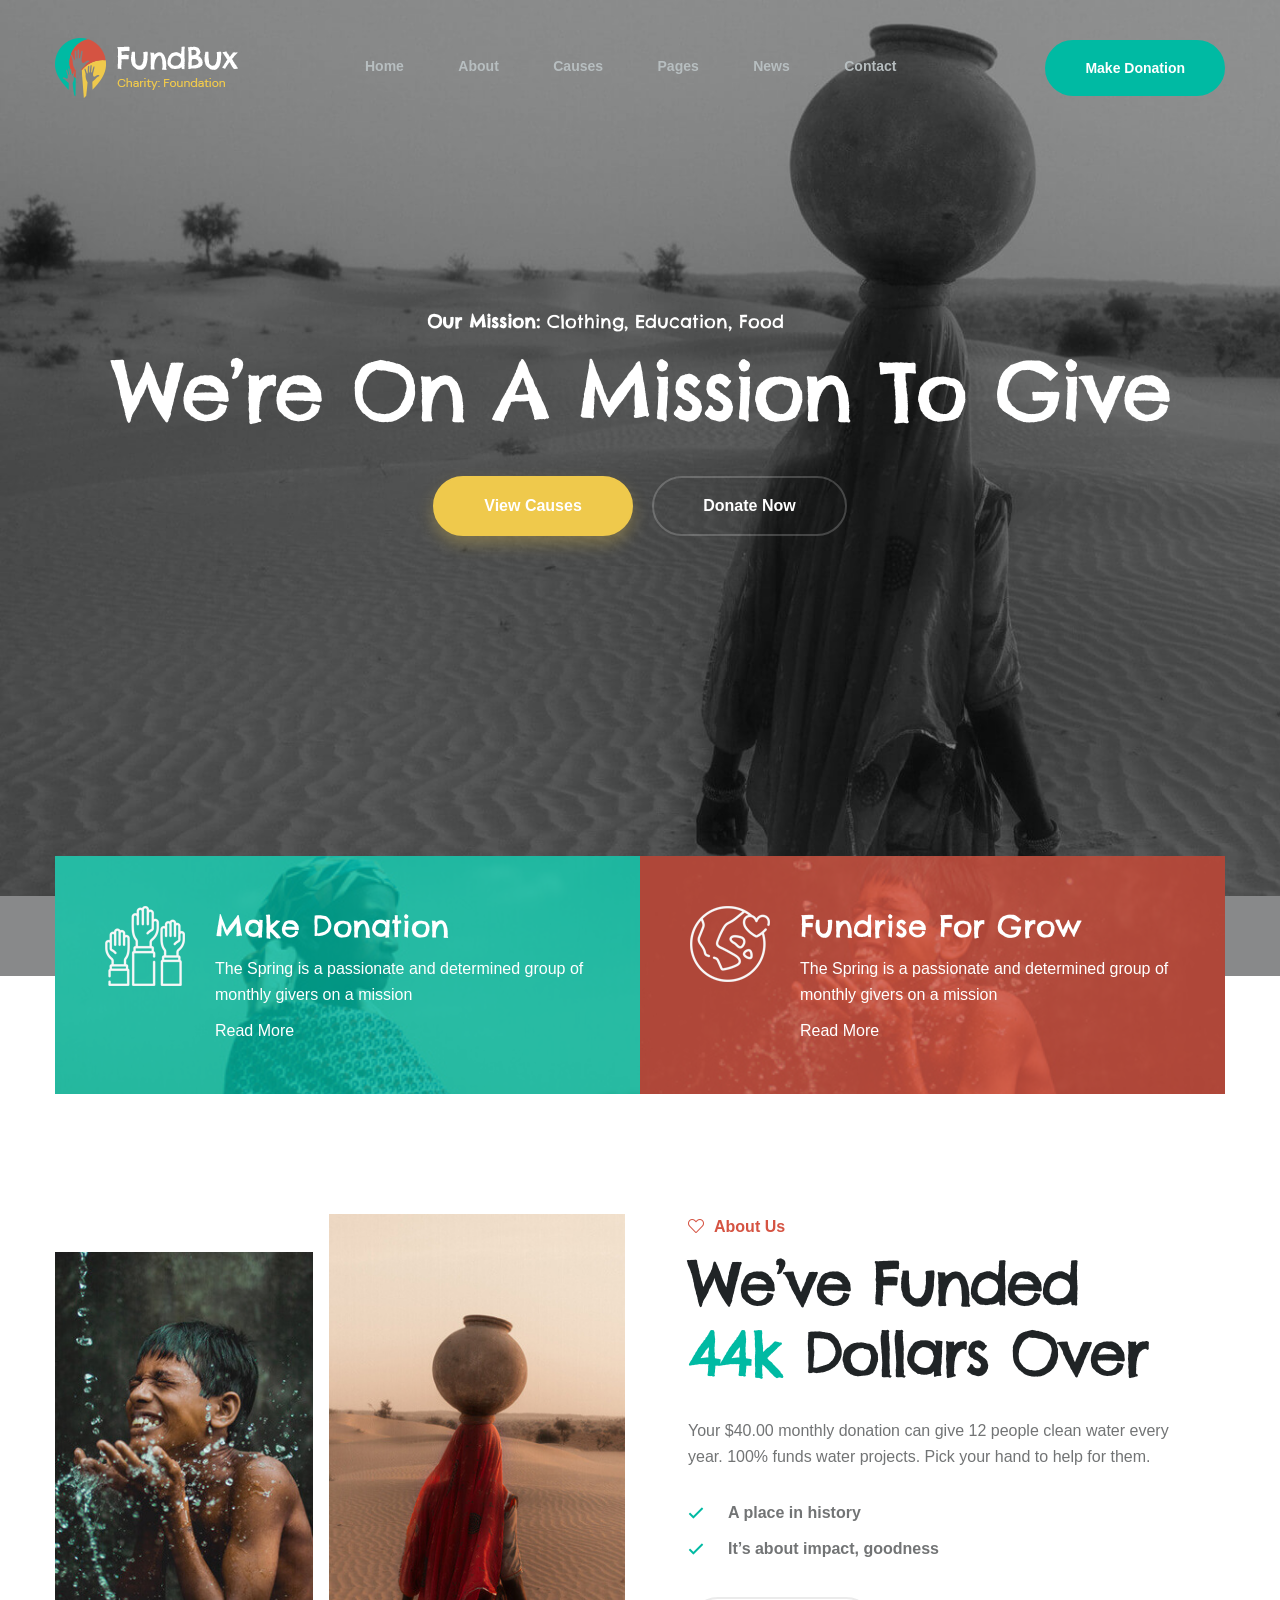
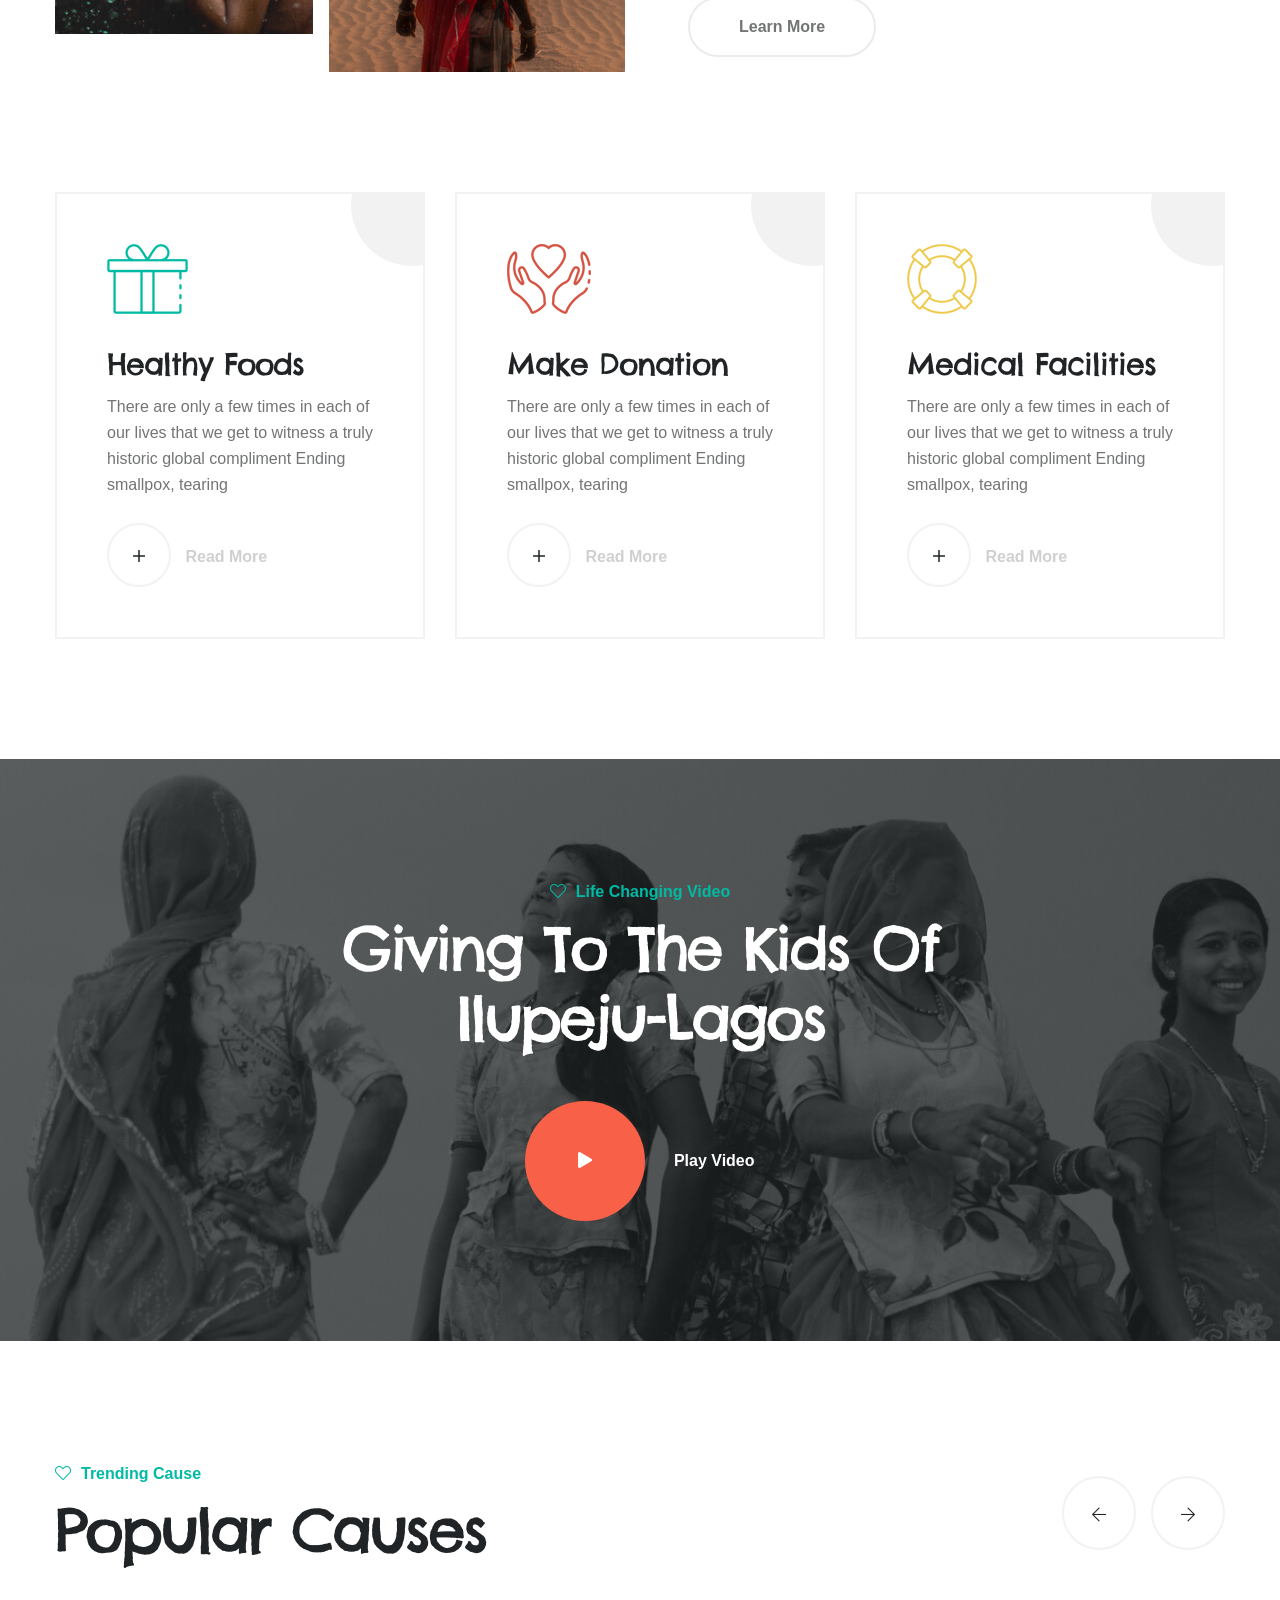
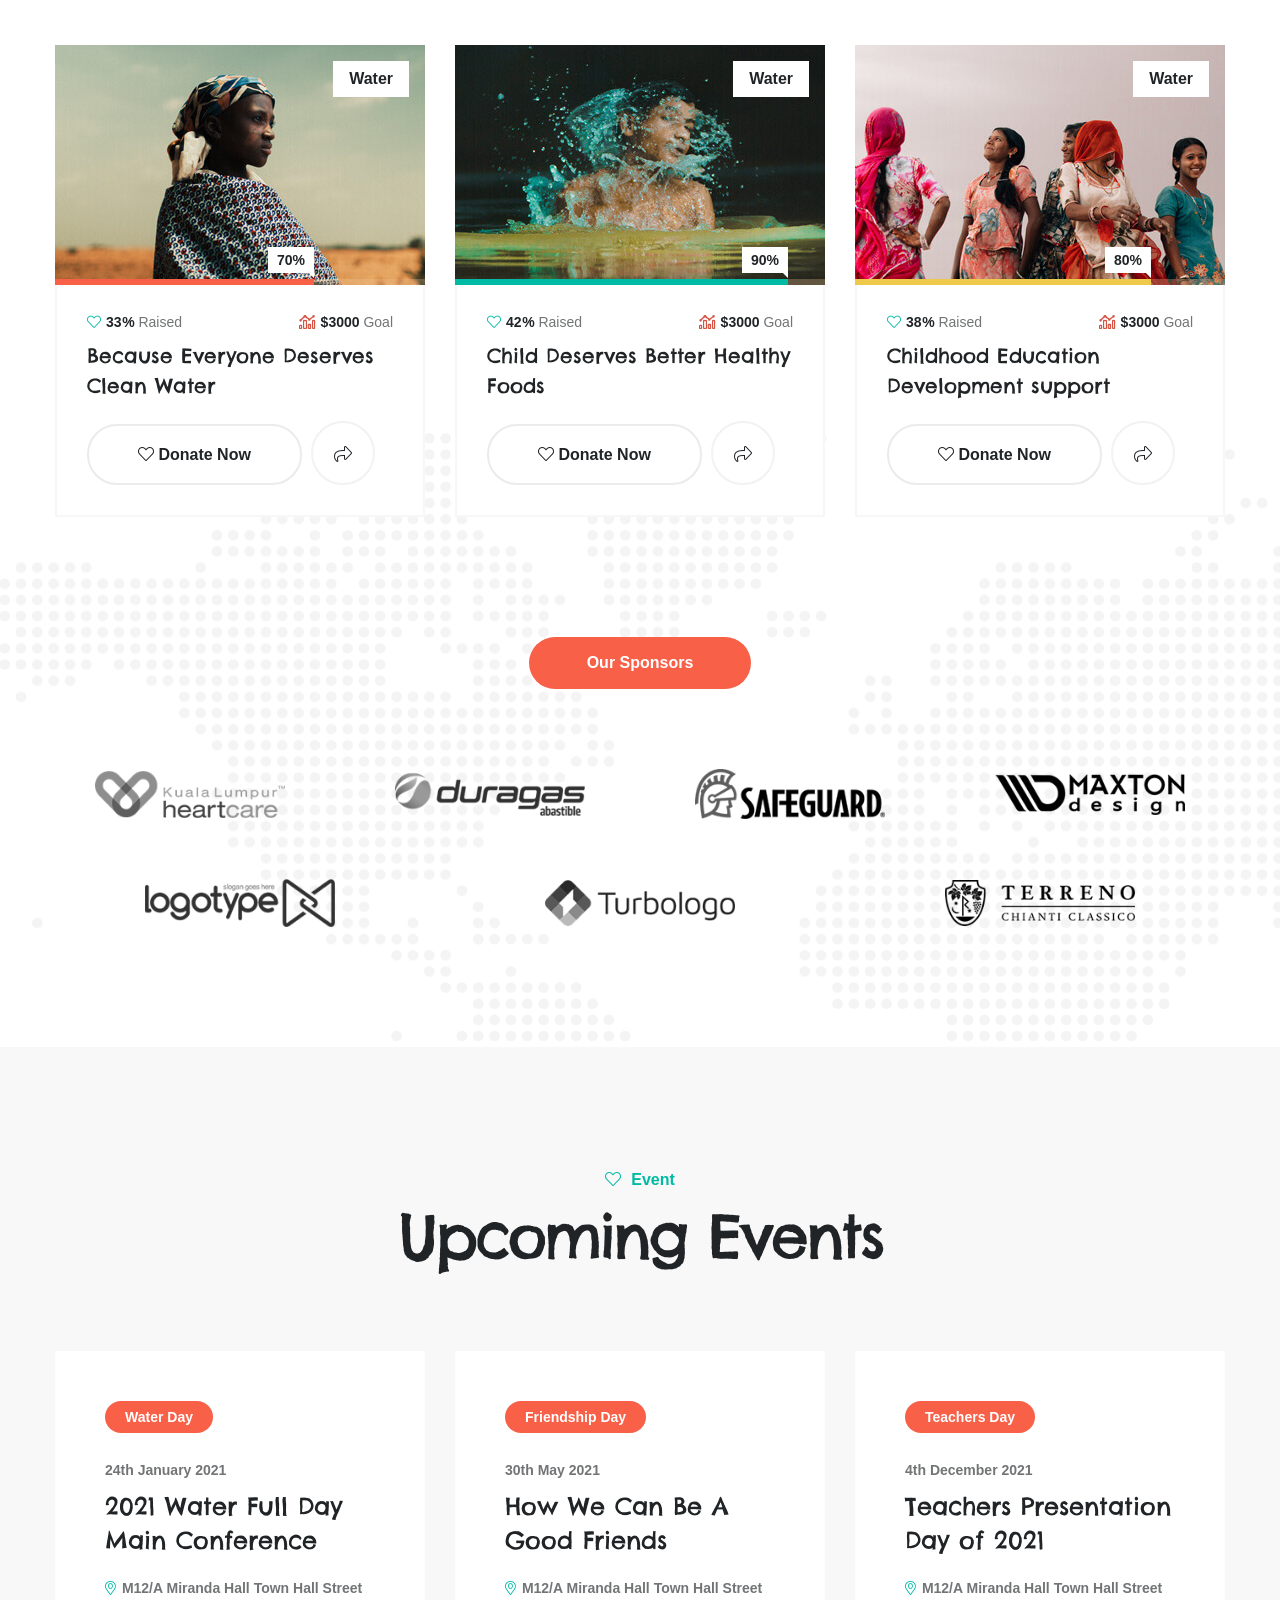
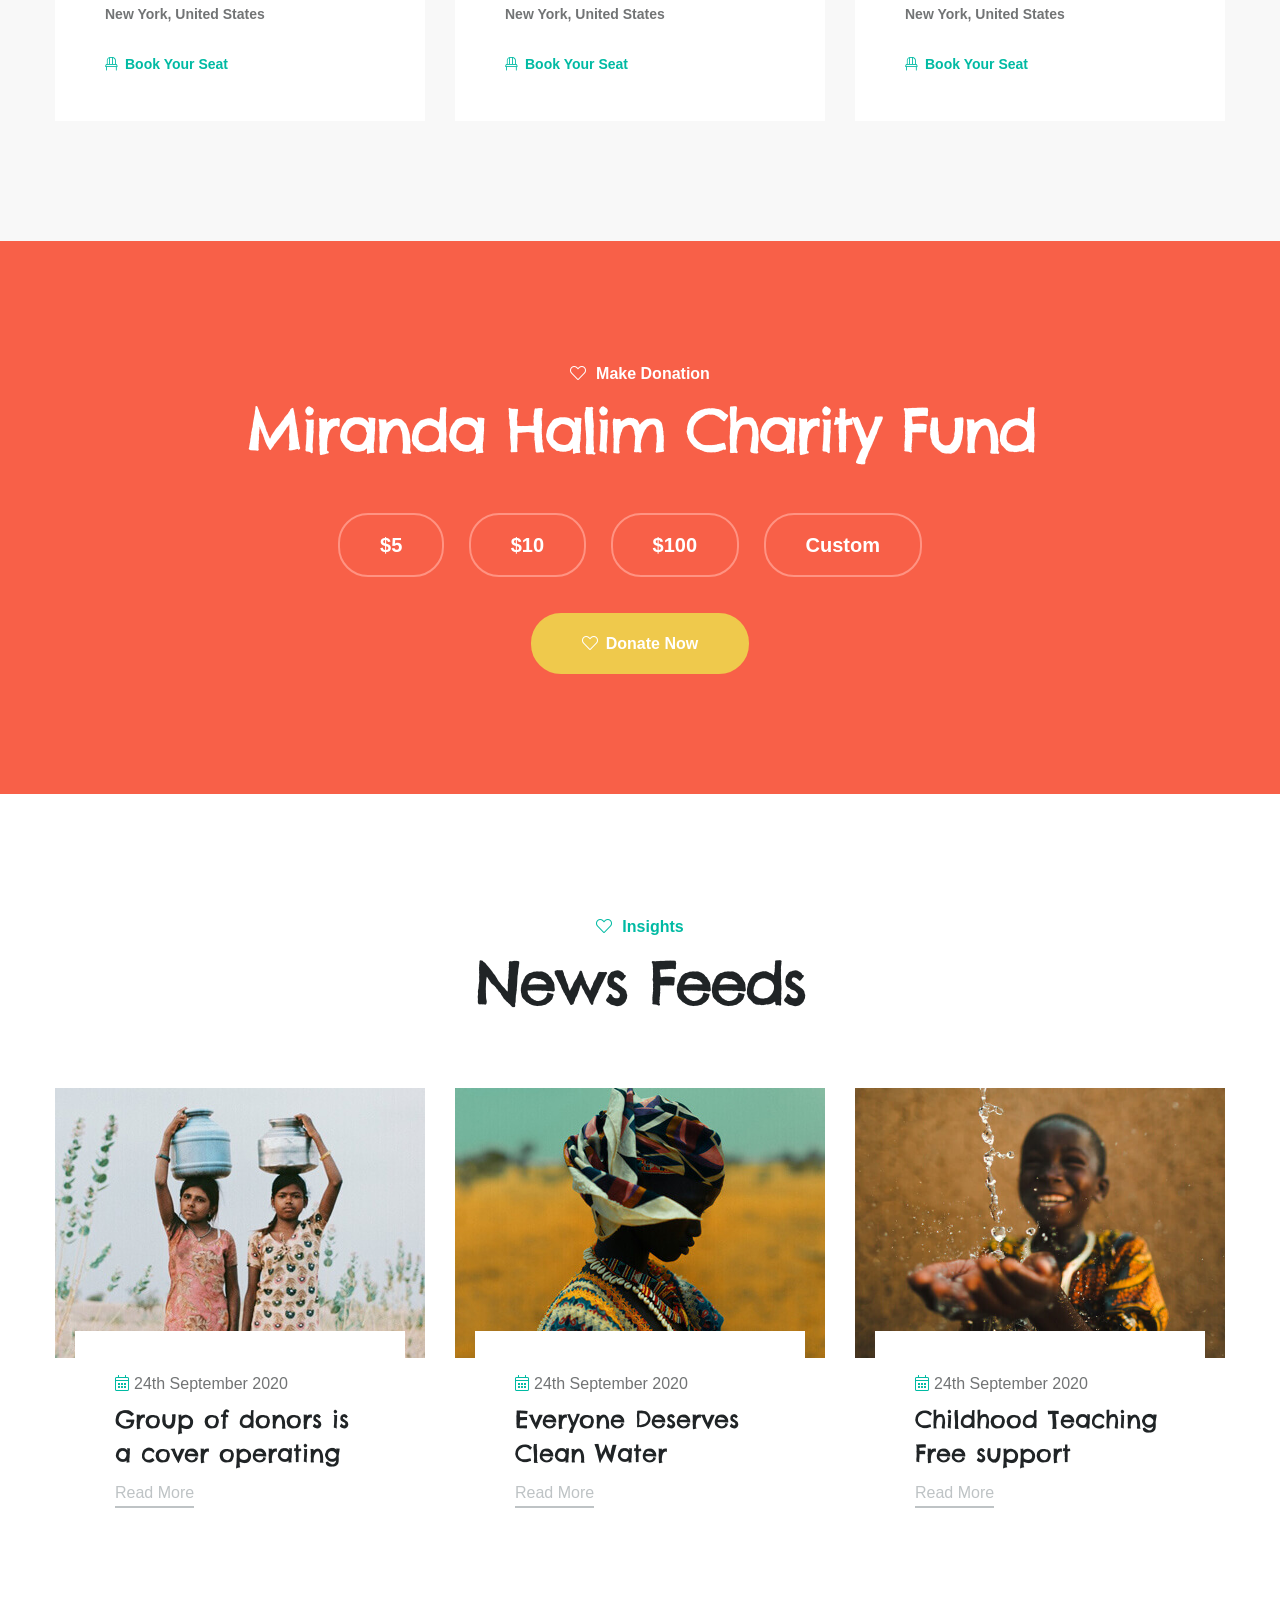
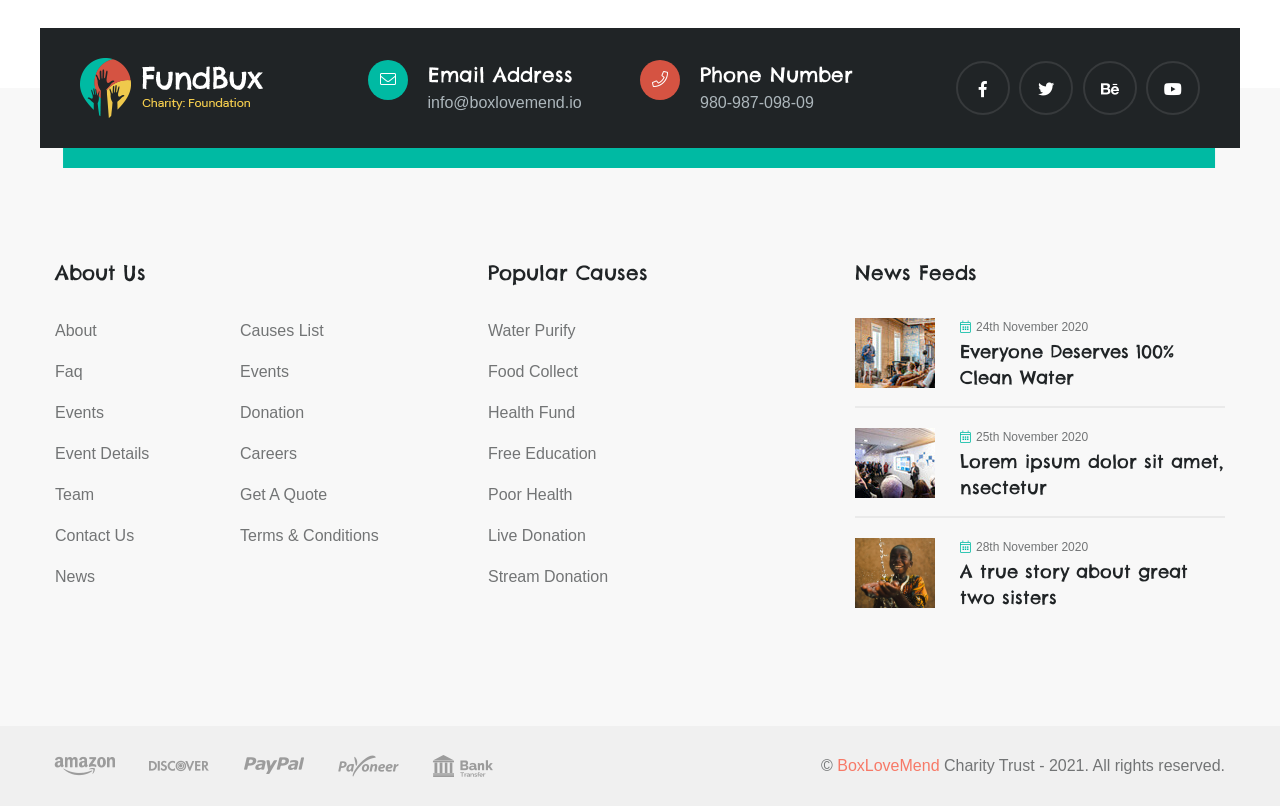
<file: index-3.html>
<!DOCTYPE html>
<html lang="en">




<head>
    <!-- ========== Meta Tags ========== -->
    <meta charset="UTF-8" />
    <meta http-equiv="X-UA-Compatible" content="IE=edge" />
    <meta name="viewport" content="width=device-width, initial-scale=1.0" />
    <meta name="author" content="modinatheme" />
    <!-- ======== Page title ============ -->
    <title>BoxLoveMend - Box What You Love & Mend</title>
    <!-- ========== Favicon Icon ========== -->
    <link rel="shortcut icon" href="assets/img/favicon.png" />
    <!-- ===========  All Stylesheet ================= -->
    <!--  Icon css plugins -->
    <link rel="stylesheet" href="assets/css/icons.css" />
    <!--  animate css plugins -->
    <link rel="stylesheet" href="assets/css/animate.css" />
    <!--  magnific-popup css plugins -->
    <link rel="stylesheet" href="assets/css/magnific-popup.css" />
    <!--  owl carousel css plugins -->
    <link rel="stylesheet" href="assets/css/owl.carousel.min.css" />
    <!-- metis menu css file -->
    <link rel="stylesheet" href="assets/css/metismenu.css" />
    <!--  owl theme css plugins -->
    <link rel="stylesheet" href="assets/css/owl.theme.css" />
    <!--  Bootstrap css plugins -->
    <link rel="stylesheet" href="assets/css/bootstrap.min.css" />
    <!--  main style css file -->
    <link rel="stylesheet" href="assets/css/style.css" />
    <!-- template main style css file -->
    <link rel="stylesheet" href="style.css" />
    <!-- HTML5 Shim and Respond.js IE8 support of HTML5 elements and media queries -->
    <!-- WARNING: Respond.js doesn't work if you view the page via file:// -->
    <!--[if lt IE 9]> <script src="https://oss.maxcdn.com/libs/html5shiv/3.7.0/html5shiv.js"></script> <script src="https://oss.maxcdn.com/libs/respond.js/1.4.2/respond.min.js"></script> <![endif]-->
</head>

<body>
    <!-- preloader -->
    <div id="preloader" class="preloader">
        <div class="animation-preloader">
            <div class="spinner"></div>
            <div class="txt-loading"> <span data-text-preloader="F" class="letters-loading"> F </span> <span
                    data-text-preloader="U" class="letters-loading"> U </span> <span data-text-preloader="N"
                    class="letters-loading"> N </span> <span data-text-preloader="D" class="letters-loading"> D </span>
                <span data-text-preloader="B" class="letters-loading"> B </span> <span data-text-preloader="U"
                    class="letters-loading"> U </span> <span data-text-preloader="X" class="letters-loading"> X </span>
            </div>
            <p class="text-center">Loading</p>
        </div>
        <div class="loader">
            <div class="row">
                <div class="col-3 loader-section section-left">
                    <div class="bg"></div>
                </div>
                <div class="col-3 loader-section section-left">
                    <div class="bg"></div>
                </div>
                <div class="col-3 loader-section section-right">
                    <div class="bg"></div>
                </div>
                <div class="col-3 loader-section section-right">
                    <div class="bg"></div>
                </div>
            </div>
        </div>
    </div>
    <!-- welcome content start from here -->
    <header class="transparent-header header-2">
        <div class="container">
            <div class="row align-items-center">
                <div class="col-lg-3 col-sm-5 col-6">
                    <div class="logo"> <a href="index-2.html"><img src="assets/img/logo-white.png" alt="BoxLoveMend" /></a>
                    </div>
                </div>
                <div class="col-lg-7 p-lg-0 d-none d-lg-block">
                    <div class="menu-wrap">
                        <div class="main-menu">
                            <ul>
                                <li>
                                    <a href="#">Home</a>
                                    <ul class="sub-menu">
                                        <li> <a href="index-2.html">Homepage 1</a> </li>
                                        <li> <a href="index-3.html">Homepage 2</a> </li>
                                        <li> <a href="index-4.html">Homepage 3</a> </li>
                                    </ul>
                                </li>
                                <li><a href="about.html">about</a></li>
                                <li>
                                    <a href="causes.html">Causes</a>
                                    <ul class="sub-menu">
                                        <li><a href="causes.html">Causes List</a></li>
                                        <li><a href="cause-details.html">Causes details</a></li>
                                        <li><a href="donation.html">donation</a></li>
                                    </ul>
                                </li>
                                <li>
                                    <a href="#">Pages</a>
                                    <ul class="sub-menu">
                                        <li><a href="faq.html">faq</a></li>
                                        <li><a href="events.html">events</a></li>
                                        <li><a href="event-details.html">event details</a></li>
                                        <li><a href="team.html">Team</a></li>
                                    </ul>
                                </li>
                                <li><a href="news.html">News</a></li>
                                <li><a href="contact.html">Contact</a></li>
                            </ul>
                        </div>
                    </div>
                </div>
                <div class="col-lg-2 col-sm-6 pl-lg-0 d-none d-sm-block text-right">
                    <div class="header-promo-btn"> <a href="donation.html" class="theme-btn">Make Donation</a> </div>
                </div>
                <div class="d-block d-lg-none col-sm-1 col-6">
                    <div class="mobile-nav-wrap">
                        <div id="hamburger"> <i class="fal fa-bars"></i> </div>
                        <!-- mobile menu - responsive menu  -->
                        <div class="mobile-nav">
                            <button type="button" class="close-nav"> <i class="fal fa-times-circle"></i> </button>
                            <nav class="sidebar-nav">
                                <ul class="metismenu" id="mobile-menu">
                                    <li>
                                        <a class="has-arrow" href="index.html">Home</a>
<!--                                                <ul class="sub-menu">-->
<!--                                                    <li><a href="index-2.html">Homepage 1</a></li>-->
<!--                                                    <li><a href="index-3.html">Homepage 2</a></li>-->
<!--                                                    <li><a href="index-4.html">Homepage 3</a></li>-->
<!--                                                </ul>-->
                                    </li>
                                    <li><a href="about.html">about</a></li>
                                    <li>
                                        <a class="has-arrow" href="causes.html">Causes</a>
                                        <ul class="sub-menu">
                                            <li><a href="causes.html">Causes List</a></li>
                                            <li><a href="cause-details.html">Causes details</a></li>
                                            <li><a href="donation.html">donation</a></li>
                                        </ul>
                                    </li>
                                    <li>
                                        <a class="has-arrow" href="#">Pages</a>
                                        <ul class="sub-menu">
                                            <li><a href="faq.html">faq</a></li>
                                            <li><a href="events.html">events</a></li>
                                            <li><a href="event-details.html">event details</a></li>
                                            <li><a href="team.html">Team</a></li>
                                        </ul>
                                    </li>
                                    <li><a href="news.html">News</a></li>
                                    <li><a href="contact.html">Contact</a></li>
                                </ul>
                            </nav>
                            <div class="action-bar"> <a href="mailto:info@boxlovemend.io"><i
                                        class="fal fa-envelope"></i>info@boxlovemend.io</a> <a href="tel:123-456-7890"><i
                                        class="fal fa-phone"></i>987-098-098-09</a> <a href="donation.html"
                                    class="d-btn theme-btn">Donate Now</a> </div>
                        </div>
                    </div>
                    <div class="overlay"></div>
                </div>
            </div>
        </div>
    </header>
    <section class="hero-slider hero-style-1 hero-style-2">
        <div class="hero-slider-two-active owl-carousel">
            <div class="single-slide" style="background-image: url('assets/img/home2/hero1.jpg')">
                <div class="container">
                    <div class="row align-items-center">
                        <div class="col-xl-12">
                            <div class="slide-contents text-white">
                                <div class="sub-title">
                                    <h4> <strong>Our Mission:</strong> Clothing, Education, Food </h4>
                                </div>
                                <h1 class="fs-lg">We’re On A Mission To Give</h1>
                                <a href="causes.html" class="theme-btn">View Causes</a> <a href="donation.html"
                                    class="theme-btn no-fil">Donate Now</a>
                            </div>
                        </div>
                    </div>
                </div>
            </div>
            <!-- single-slide end -->
            <div class="single-slide" style="background-image: url('assets/img/slide3.jpg')">
                <div class="container">
                    <div class="row align-items-center">
                        <div class="col-xl-12">
                            <div class="slide-contents text-white">
                                <div class="sub-title">
                                    <h4> <strong>Our Mission:</strong> Clothing, Education, Food </h4>
                                </div>
                                <h1 class="fs-lg">More charity. Make More better life.</h1>
                                <a href="causes.html" class="theme-btn">View Causes</a> <a href="donation.html"
                                    class="theme-btn no-fil">Donate Now</a>
                            </div>
                        </div>
                    </div>
                </div>
            </div>
            <!-- single-slide end -->
            <div class="single-slide" style="background-image: url('assets/img/slide4.jpg')">
                <div class="container">
                    <div class="row align-items-center">
                        <div class="col-xl-12">
                            <div class="slide-contents text-white">
                                <div class="sub-title">
                                    <h4> <strong>Our Mission:</strong> Clothing, Education, Food </h4>
                                </div>
                                <h1 class="fs-lg">We’re On A Mission To Change The World</h1>
                                <a href="causes.html" class="theme-btn">View Causes</a> <a href="donation.html"
                                    class="theme-btn no-fil">Donate Now</a>
                            </div>
                        </div>
                    </div>
                </div>
            </div>
            <!-- single-slide end -->
        </div>
    </section>
    <section class="promo-section promo-flex-wrap">
        <div class="container wow fadeInUp">
            <div class="row">
                <div class="col-lg-6 pr-lg-0 col-12">
                    <div class="single-promo-item text-white bg-cover"
                        style="background-image: url('assets/img/home1/support_girl.jpg')">
                        <div class="icon"> <img src="assets/img/home2/hand.png" alt="" /> </div>
                        <div class="promo-details">
                            <h2><a href="donation.html">Make Donation</a></h2>
                            <p> The Spring is a passionate and determined group of monthly givers on a mission </p>
                            <a href="donation.html">read more</a>
                        </div>
                    </div>
                </div>
                <div class="col-lg-6 pl-lg-0 col-12">
                    <div class="single-promo-item text-white bg-cover"
                        style="background-image: url('assets/img/waterboy.jpg')">
                        <div class="icon"> <img src="assets/img/home2/world.png" alt="" /> </div>
                        <div class="promo-details">
                            <h2><a href="causes.html">Fundrise For Grow</a></h2>
                            <p> The Spring is a passionate and determined group of monthly givers on a mission </p>
                            <a href="causes.html">read more</a>
                        </div>
                    </div>
                </div>
            </div>
        </div>
    </section>
    <section class="about-us-section about-us-two section-padding">
        <div class="container">
            <div class="row">
                <div class="col-lg-6">
                    <div class="about-shots d-flex justify-content-between align-center">
                        <div class="about-img mr-3"> <img src="assets/img/home2/about1.jpg" alt="" class="img-fluid" />
                        </div>
                        <div class="about-img"> <img src="assets/img/home2/about2.jpg" alt="" class="img-fluid" />
                        </div>
                    </div>
                </div>
                <div class="col-lg-6 about_left_content mt-0 pl-lg-5 pr-lg-5">
                    <div class="section-title">
                        <span><i class="fal fa-heart"></i>About Us</span>
                        <h1>We’ve Funded <span>44k</span> Dollars Over</h1>
                    </div>
                    <p> Your $40.00 monthly donation can give 12 people clean water every year. 100% funds water
                        projects. Pick your hand to help for them. </p>
                    <ul class="checked-list mt-30">
                        <li>A place in history</li>
                        <li>It’s about impact, goodness</li>
                    </ul>
                    <a href="about.html" class="theme-btn minimal-btn mt-35">Learn More</a>
                </div>
            </div>
        </div>
    </section>
    <section class="services-section section-padding pt-0">
        <div class="container">
            <div class="row">
                <div class="col-xl-4 col-md-6 col-12">
                    <div class="single-service-item">
                        <div class="icon"> <img src="assets/img/home2/box.png" alt="" /> </div>
                        <div class="service-details">
                            <h2><a href="event-details.html">Healthy Foods</a></h2>
                            <p> There are only a few times in each of our lives that we get to witness a truly historic
                                global compliment Ending smallpox, tearing </p>
                            <a href="event-details.html"><i class="fal fa-plus"></i> read more</a>
                        </div>
                    </div>
                </div>
                <div class="col-xl-4 col-md-6 col-12">
                    <div class="single-service-item">
                        <div class="icon"> <img src="assets/img/home2/hand-love.png" alt="" /> </div>
                        <div class="service-details">
                            <h2><a href="donation.html">Make Donation</a></h2>
                            <p> There are only a few times in each of our lives that we get to witness a truly historic
                                global compliment Ending smallpox, tearing </p>
                            <a href="donation.html"><i class="fal fa-plus"></i> read more</a>
                        </div>
                    </div>
                </div>
                <div class="col-xl-4 col-md-6 col-12">
                    <div class="single-service-item">
                        <div class="icon"> <img src="assets/img/home2/medical.png" alt="" /> </div>
                        <div class="service-details">
                            <h2><a href="cause-details.html">Medical Facilities</a></h2>
                            <p> There are only a few times in each of our lives that we get to witness a truly historic
                                global compliment Ending smallpox, tearing </p>
                            <a href="cause-details.html"><i class="fal fa-plus"></i> read more</a>
                        </div>
                    </div>
                </div>
            </div>
        </div>
    </section>
    <section class="video-section text-center bg-cover section-padding"
        style="background-image: url('assets/img/home2/video_bg.jpg')">
        <div class="container">
            <div class="row align-items-center">
                <div class="col-lg-8 offset-lg-2 col-12">
                    <div class="section-title">
                        <span><i class="fal fa-heart"></i>Life Changing Video</span>
                        <h1>Giving To The Kids Of Ilupeju-Lagos</h1>
                    </div>
                </div>
                <div class="col-lg-12 mt-5">
                    <div class="video-play-btn"> <a href="https://www.youtube.com/watch?v=M9gopSGhmuE"
                            class="play-video popup-video"><i class="fas fa-play"></i></a> <a
                            href="https://www.youtube.com/watch?v=M9gopSGhmuE"
                            class="popup-video play-text text-white text-capitalize pl-4">play video</a> </div>
                </div>
            </div>
        </div>
    </section>
    <section class="popular-cause-section section-padding pb-0">
        <div class="container">
            <div class="row align-items-center">
                <div class="col-8 text-left mb-40">
                    <div class="section-title">
                        <span><i class="fal fa-heart"></i>Trending Cause</span>
                        <h1>Popular Causes</h1>
                    </div>
                </div>
                <div class="col-4 text-right mb-40">
                    <div class="cause-carousel-nav"></div>
                </div>
            </div>
            <div class="row">
                <div class="col-12">
                    <div class="popular-cause-carousel-active owl-carousel owl-theme mt-40">
                        <div class="single-cause-item style-2">
                            <div class="cause-featured-img bg-cover"
                                style="background-image: url('assets/img/home2/blog3.jpg')">
                                <a href="causes.html" class="cause-cat">water</a>
                                <div class="donate-progress-bar wow fadeInLeft" data-wow-duration="2s"
                                    data-percentage="70%">
                                    <div class="progress-title-holder clearfix"> <span class="progress-number-wrapper">
                                            <span class="progress-number-mark"> <span class="percent"></span> <span
                                                    class="down-arrow"></span> </span> </span> </div>
                                    <div class="progress-content-outter">
                                        <div class="progress-content"></div>
                                    </div>
                                </div>
                            </div>
                            <div class="cause-details">
                                <div class="cause-amount d-flex justify-content-between">
                                    <div class="price-raised"> <i class="fal fa-heart"></i><span>70</span> Raised </div>
                                    <div class="price-goal"> <i class="far fa-analytics"></i><span>$3000</span> Goal
                                    </div>
                                </div>
                                <h4> <a href="cause-details.html">Because Everyone Deserves Clean Water</a> </h4>
                                <div class="cause-btns"> <a href="donate.html" class="theme-btn minimal-btn"><i
                                            class="fal fa-heart"></i> Donate Now</a> <a href="cause-details.html"
                                        class="cause-share-link"><i class="fal fa-share"></i></a> </div>
                            </div>
                        </div>
                        <div class="single-cause-item style-2">
                            <div class="cause-featured-img bg-cover"
                                style="background-image: url('assets/img/home2/cause2.jpg')">
                                <a href="causes.html" class="cause-cat">water</a>
                                <div class="donate-progress-bar wow fadeInLeft" data-wow-duration="2s"
                                    data-percentage="90%">
                                    <div class="progress-title-holder clearfix"> <span class="progress-number-wrapper">
                                            <span class="progress-number-mark"> <span class="percent"></span> <span
                                                    class="down-arrow"></span> </span> </span> </div>
                                    <div class="progress-content-outter">
                                        <div class="progress-content"></div>
                                    </div>
                                </div>
                            </div>
                            <div class="cause-details">
                                <div class="cause-amount d-flex justify-content-between">
                                    <div class="price-raised"> <i class="fal fa-heart"></i><span>90</span> Raised </div>
                                    <div class="price-goal"> <i class="far fa-analytics"></i><span>$3000</span> Goal
                                    </div>
                                </div>
                                <h4> <a href="cause-details.html">Child Deserves Better Healthy Foods</a> </h4>
                                <div class="cause-btns"> <a href="donate.html" class="theme-btn minimal-btn"><i
                                            class="fal fa-heart"></i> Donate Now</a> <a href="cause-details.html"
                                        class="cause-share-link"><i class="fal fa-share"></i></a> </div>
                            </div>
                        </div>
                        <div class="single-cause-item style-2">
                            <div class="cause-featured-img bg-cover"
                                style="background-image: url('assets/img/home2/cause3.jpg')">
                                <a href="causes.html" class="cause-cat">water</a>
                                <div class="donate-progress-bar wow fadeInLeft" data-wow-duration="2s"
                                    data-percentage="80%">
                                    <div class="progress-title-holder clearfix"> <span class="progress-number-wrapper">
                                            <span class="progress-number-mark"> <span class="percent"></span> <span
                                                    class="down-arrow"></span> </span> </span> </div>
                                    <div class="progress-content-outter">
                                        <div class="progress-content"></div>
                                    </div>
                                </div>
                            </div>
                            <div class="cause-details">
                                <div class="cause-amount d-flex justify-content-between">
                                    <div class="price-raised"> <i class="fal fa-heart"></i><span>80</span> Raised </div>
                                    <div class="price-goal"> <i class="far fa-analytics"></i><span>$3000</span> Goal
                                    </div>
                                </div>
                                <h4> <a href="cause-details.html">Childhood Education Development support</a> </h4>
                                <div class="cause-btns"> <a href="donate.html" class="theme-btn minimal-btn"><i
                                            class="fal fa-heart"></i> Donate Now</a> <a href="cause-details.html"
                                        class="cause-share-link"><i class="fal fa-share"></i></a> </div>
                            </div>
                        </div>
                        <div class="single-cause-item style-2">
                            <div class="cause-featured-img bg-cover"
                                style="background-image: url('assets/img/home2/blog2.jpg')">
                                <a href="causes.html" class="cause-cat">water</a>
                                <div class="donate-progress-bar wow fadeInLeft" data-wow-duration="2s"
                                    data-percentage="55%">
                                    <div class="progress-title-holder clearfix"> <span class="progress-number-wrapper">
                                            <span class="progress-number-mark"> <span class="percent"></span> <span
                                                    class="down-arrow"></span> </span> </span> </div>
                                    <div class="progress-content-outter">
                                        <div class="progress-content"></div>
                                    </div>
                                </div>
                            </div>
                            <div class="cause-details">
                                <div class="cause-amount d-flex justify-content-between">
                                    <div class="price-raised"> <i class="fal fa-heart"></i><span>55</span> Raised </div>
                                    <div class="price-goal"> <i class="far fa-analytics"></i><span>$4000</span> Goal
                                    </div>
                                </div>
                                <h4> <a href="cause-details.html">Emergency response and school food</a> </h4>
                                <div class="cause-btns"> <a href="donate.html" class="theme-btn minimal-btn"><i
                                            class="fal fa-heart"></i> Donate Now</a> <a href="cause-details.html"
                                        class="cause-share-link"><i class="fal fa-share"></i></a> </div>
                            </div>
                        </div>
                    </div>
                </div>
            </div>
        </div>
    </section>
    <section class="sponsors-section section-padding" style="background-image: url('assets/img/map.png')">
        <div class="container pt-100">
            <div class="row">
                <div class="col-12 text-center mb-50">
                    <div class="title-wrap">
                        <p>Our Sponsors</p>
                    </div>
                </div>
            </div>
            <div class="row text-center justify-content-around align-items-center">
                <div class="col-12 col-md-4 col-lg-3">
                    <div class="single-brand-logo"> <img src="assets/img/brand/1.png" alt="" /> </div>
                </div>
                <div class="col-12 col-md-4 col-lg-3">
                    <div class="single-brand-logo"> <img src="assets/img/brand/2.png" alt="" /> </div>
                </div>
                <div class="col-12 col-md-4 col-lg-3">
                    <div class="single-brand-logo"> <img src="assets/img/brand/3.png" alt="" /> </div>
                </div>
                <div class="col-12 col-md-4 col-lg-3">
                    <div class="single-brand-logo"> <img src="assets/img/brand/4.png" alt="" /> </div>
                </div>
                <div class="col-12 col-md-4 col-lg-3">
                    <div class="single-brand-logo"> <img src="assets/img/brand/5.png" alt="" /> </div>
                </div>
                <div class="col-12 col-md-4 col-lg-3">
                    <div class="single-brand-logo"> <img src="assets/img/brand/6.png" alt="" /> </div>
                </div>
                <div class="col-12 col-md-4 col-lg-3">
                    <div class="single-brand-logo"> <img src="assets/img/brand/7.png" alt="" /> </div>
                </div>
            </div>
        </div>
    </section>
    <section class="event-card-section section-padding section-bg">
        <div class="container">
            <div class="row">
                <div class="col-12 text-center mb-40">
                    <div class="section-title">
                        <span><i class="fal fa-heart"></i>event</span>
                        <h1>Upcoming Events</h1>
                    </div>
                </div>
            </div>
            <div class="row">
                <div class="col-xl-4 col-md-6 col-12">
                    <div class="single-event-card"
                        style=" background-image: url('assets/img/home2/event-card-bg.jpg'); ">
                        <div class="cat-name"> <a href="events.html">Water Day</a> </div>
                        <div class="event-details">
                            <span>24th January 2021</span>
                            <h3> <a href="event-details.html">2021 Water Full Day Main Conference</a> </h3>
                            <p> <i class="fal fa-map-marker-alt"></i> M12/A Miranda Hall Town Hall Street New York,
                                United States </p>
                            <a href="event-details.html" class="buy-ticket"><i class="fal fa-chair"></i>Book Your
                                Seat</a>
                        </div>
                    </div>
                </div>
                <div class="col-xl-4 col-md-6 col-12">
                    <div class="single-event-card"
                        style=" background-image: url('assets/img/home2/event-card-bg.jpg'); ">
                        <div class="cat-name"> <a href="events.html">Friendship Day</a> </div>
                        <div class="event-details">
                            <span>30th May 2021</span>
                            <h3> <a href="event-details.html">How We Can Be A Good Friends</a> </h3>
                            <p> <i class="fal fa-map-marker-alt"></i> M12/A Miranda Hall Town Hall Street New York,
                                United States </p>
                            <a href="event-details.html" class="buy-ticket"><i class="fal fa-chair"></i>Book Your
                                Seat</a>
                        </div>
                    </div>
                </div>
                <div class="col-xl-4 col-md-6 col-12">
                    <div class="single-event-card"
                        style=" background-image: url('assets/img/home2/event-card-bg.jpg'); ">
                        <div class="cat-name"> <a href="event-details.html">Teachers Day</a> </div>
                        <div class="event-details">
                            <span>4th December 2021</span>
                            <h3> <a href="event-details.html">Teachers Presentation Day of 2021</a> </h3>
                            <p> <i class="fal fa-map-marker-alt"></i> M12/A Miranda Hall Town Hall Street New York,
                                United States </p>
                            <a href="event-details.html" class="buy-ticket"><i class="fal fa-chair"></i>Book Your
                                Seat</a>
                        </div>
                    </div>
                </div>
            </div>
        </div>
    </section>
    <section class="donate-now-section text-white section-padding">
        <div class="container">
            <div class="row align-items-center">
                <div class="col-xl-12 text-center">
                    <div class="section-title">
                        <span><i class="fal fa-heart"></i>Make Donation</span>
                        <h1>Miranda Halim Charity Fund</h1>
                    </div>
                </div>
                <div class="col-xl-12 mt-3 mt-md-5 text-center">
                    <div class="give-donate-form-wrap mt-4 mt-xl-0">
                        <form action="#" class="row">
                            <div class="col-12"> <button type="button" data-price-id="0"
                                    class="give-donation-level-btn give-btn" value="5" data-default="0"> $5 </button>
                                <button type="button" data-price-id="0" class="give-donation-level-btn give-btn"
                                    value="10" data-default="0"> $10 </button> <button type="button" data-price-id="0"
                                    class="give-donation-level-btn give-btn" value="100" data-default="0"> $100
                                </button> <button type="button" data-price-id="custom"
                                    class="give-donation-level-btn give-btn give-btn-level-custom" value="custom">
                                    Custom </button>
                            </div>
                            <div class="col-12"> 
                                <button type="button" class="give-btn give-btn-modal theme-btn mt-3"> <i
                                        class="fal fa-heart"></i>Donate Now </button> 
                            </div>
                        </form>
                    </div>
                </div>
            </div>
        </div>
    </section>
    <section class="blog-card-section section-padding">
        <div class="container">
            <div class="row">
                <div class="col-12 text-center mb-40">
                    <div class="section-title">
                        <span><i class="fal fa-heart"></i>Insights</span>
                        <h1>News Feeds</h1>
                    </div>
                </div>
            </div>
            <div class="row">
                <div class="col-xl-4 col-md-6 col-12">
                    <div class="single-blog-card">
                        <div class="featured-img bg-cover" style="background-image: url('assets/img/home2/blog1.jpg')">
                        </div>
                        <div class="blog-details">
                            <span><i class="fal fa-calendar-alt"></i>24th September 2020</span>
                            <h3> <a href="news-details.html">Group of donors is a cover operating</a> </h3>
                            <p> Lorem ipsum dolor sit amet, con sectetur adipisicing elit, sed do eiusmod tempor
                                incididunt </p>
                            <a href="news-details.html" class="read-more-btn">Read More</a>
                        </div>
                    </div>
                </div>
                <div class="col-xl-4 col-md-6 col-12">
                    <div class="single-blog-card">
                        <div class="featured-img bg-cover" style="background-image: url('assets/img/home2/blog2.jpg')">
                        </div>
                        <div class="blog-details">
                            <span><i class="fal fa-calendar-alt"></i>24th September 2020</span>
                            <h3> <a href="news-details.html">Everyone Deserves Clean Water</a> </h3>
                            <p> Lorem ipsum dolor sit amet, con sectetur adipisicing elit, sed do eiusmod tempor
                                incididunt </p>
                            <a href="news-details.html" class="read-more-btn">Read More</a>
                        </div>
                    </div>
                </div>
                <div class="col-xl-4 col-md-6 col-12">
                    <div class="single-blog-card">
                        <div class="featured-img bg-cover" style="background-image: url('assets/img/blog/p2.jpg')">
                        </div>
                        <div class="blog-details">
                            <span><i class="fal fa-calendar-alt"></i>24th September 2020</span>
                            <h3> <a href="news-details.html">Childhood Teaching Free support</a> </h3>
                            <p> Lorem ipsum dolor sit amet, con sectetur adipisicing elit, sed do eiusmod tempor
                                incididunt </p>
                            <a href="news-details.html" class="read-more-btn">Read More</a>
                        </div>
                    </div>
                </div>
            </div>
        </div>
    </section>
    <footer class="footer-2 footer-wrap">
        <div class="footer-top-bar text-white">
            <div class="container">
                <div class="row align-items-center">
                    <div class="col-lg-3">
                        <div class="footer-logo"> <a href="index-2.html"><img src="assets/img/logo-white.png"
                                    alt="Charity" /></a> </div>
                    </div>
                    <div class="col-lg-6">
                        <div class="contact-us">
                            <div class="single-info">
                                <div class="icon"> <i class="fal fa-envelope"></i> </div>
                                <div class="contact-info">
                                    <h4>Email Address</h4>
                                    <p>info@boxlovemend.io</p>
                                </div>
                            </div>
                            <div class="single-info">
                                <div class="icon"> <i class="fal fa-phone"></i> </div>
                                <div class="contact-info">
                                    <h4>Phone Number</h4>
                                    <p>980-987-098-09</p>
                                </div>
                            </div>
                        </div>
                    </div>
                    <div class="col-lg-3">
                        <div class="social-link text-lg-right"> <a href="#"><i class="fab fa-facebook-f"></i></a> <a
                                href="#"><i class="fab fa-twitter"></i></a> <a href="#"><i
                                    class="fab fa-behance"></i></a> <a href="#"><i class="fab fa-youtube"></i></a>
                        </div>
                    </div>
                </div>
            </div>
        </div>
        <div class="footer-widgets section-bg pt-80 pb-115">
            <div class="container">
                <div class="row">
                    <div class="col-xl-4 col-md-6 col-12">
                        <div class="single-footer-wid">
                            <div class="wid-title">
                                <h4>About Us</h4>
                            </div>
                            <div class="special-menu">
                                <ul>
                                    <li><a href="about.html">about</a></li>
                                    <li><a href="faq.html">faq</a></li>
                                    <li><a href="events.html">events</a></li>
                                    <li><a href="event-details.html">event details</a></li>
                                    <li><a href="team.html">Team</a></li>
                                    <li><a href="contact.html">Contact Us</a></li>
                                    <li><a href="news.html">News</a></li>
                                </ul>
                            </div>
                            <div class="special-menu">
                                <ul>
                                    <li><a href="causes.html">Causes List</a></li>
                                    <li><a href="events.html">Events</a></li>
                                    <li><a href="donation.html">donation</a></li>
                                    <li><a href="team.html">Careers</a></li>
                                    <li><a href="contact.html">Get A Quote</a></li>
                                    <li><a href="faq.html">Terms & Conditions</a></li>
                                </ul>
                            </div>
                        </div>
                    </div>
                    <!-- /.single-footer-wid -->
                    <div class="col-xl-4 col-md-6 col-12 pl-xl-5">
                        <div class="single-footer-wid">
                            <div class="wid-title">
                                <h4>Popular Causes</h4>
                            </div>
                            <ul>
                                <li><a href="causes.html">Water Purify</a></li>
                                <li><a href="causes.html">Food Collect</a></li>
                                <li><a href="causes.html">Health Fund</a></li>
                                <li><a href="causes.html">Free Education</a></li>
                                <li><a href="causes.html">Poor Health</a></li>
                                <li><a href="causes.html">Live Donation</a></li>
                                <li><a href="causes.html">Stream Donation</a></li>
                            </ul>
                        </div>
                    </div>
                    <!-- ./single-footer-wid -->
                    <div class="col-xl-4 col-md-6 col-12">
                        <div class="single-footer-wid recent-post-wid">
                            <div class="wid-title">
                                <h4>News Feeds</h4>
                            </div>
                            <div class="recent-post-list">
                                <div class="single-recent-post">
                                    <div class="thumb bg-cover"
                                        style=" background-image: url('assets/img/home2/post1.jpg'); "></div>
                                    <div class="post-data">
                                        <span><i class="fal fa-calendar-alt"></i>24th November 2020</span>
                                        <h5> <a href="news-details.html">Everyone Deserves 100% Clean Water</a> </h5>
                                    </div>
                                </div>
                                <div class="single-recent-post">
                                    <div class="thumb bg-cover"
                                        style=" background-image: url('assets/img/home2/post2.jpg'); "></div>
                                    <div class="post-data">
                                        <span><i class="fal fa-calendar-alt"></i>25th November 2020</span>
                                        <h5> <a href="news-details.html">Lorem ipsum dolor sit amet, nsectetur </a>
                                        </h5>
                                    </div>
                                </div>
                                <div class="single-recent-post">
                                    <div class="thumb bg-cover" style="background-image: url('assets/img/blog/p2.jpg')">
                                    </div>
                                    <div class="post-data">
                                        <span><i class="fal fa-calendar-alt"></i>28th November 2020</span>
                                        <h5> <a href="news-details.html">A true story about great two sisters</a> </h5>
                                    </div>
                                </div>
                            </div>
                        </div>
                    </div>
                    <!-- ./single-footer-wid -->
                </div>
            </div>
        </div>
        <div class="footer-bottom">
            <div class="container">
                <div class="row align-items-center">
                    <div class="col-lg-6 col-12 text-center text-md-left">
                        <div class="payoment-methods-icons"> <i class="icofont-amazon"></i> <i
                                class="icofont-discover"></i> <i class="icofont-paypal"></i> <i
                                class="icofont-payoneer"></i> <i class="icofont-bank-transfer"></i> </div>
                    </div>
                    <div class="col-lg-6 col-12 text-center text-md-right">
                        <div class="copyright-info">
                            <p> &copy; <a href="index-3.html">BoxLoveMend</a> Charity Trust - 2021. All rights reserved.
                            </p>
                        </div>
                    </div>
                </div>
            </div>
        </div>
    </footer>


    <!--  ALl JS Plugins ====================================== -->
    <script src="assets/js/jquery.min.js"></script>
    <script src="assets/js/modernizr.min.js"></script>
    <script src="assets/js/jquery.easing.js"></script>
    <script src="assets/js/popper.min.js"></script>
    <script src="assets/js/bootstrap.min.js"></script>
    <script src="assets/js/isotope.pkgd.min.js"></script>
    <script src="assets/js/imageload.min.js"></script>
    <script src="assets/js/scrollUp.min.js"></script>
    <script src="assets/js/owl.carousel.min.js"></script>
    <script src="assets/js/magnific-popup.min.js"></script>
    <script src="assets/js/waypoint.js"></script>
    <script src="assets/js/easypiechart.min.js"></script>
    <script src="assets/js/counterup.min.js"></script>
    <script src="assets/js/wow.min.js"></script>
    <script src="assets/js/metismenu.js"></script>
    <script src="assets/js/timeline.min.js"></script>
    <script src="assets/js/ajax-mail.js"></script>
    <script src="assets/js/active.js"></script>
</body>



</html>
</file>
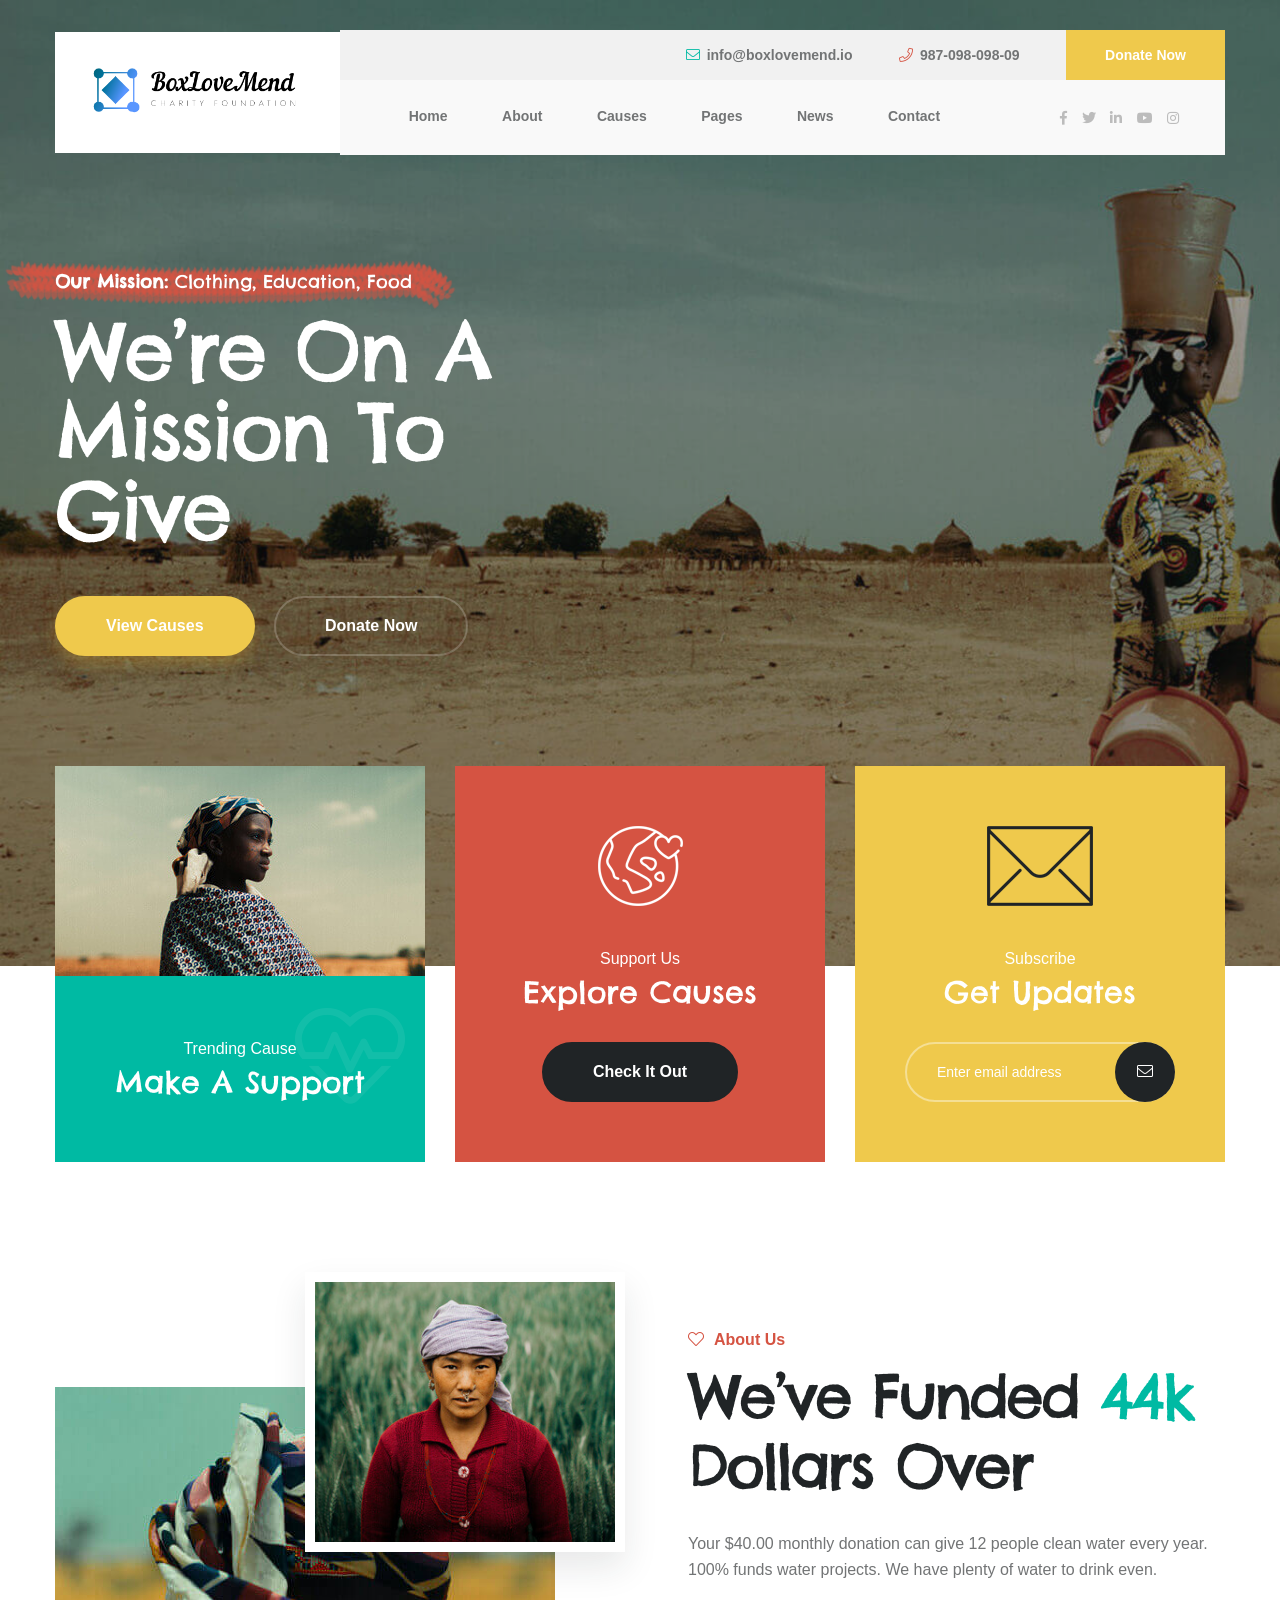
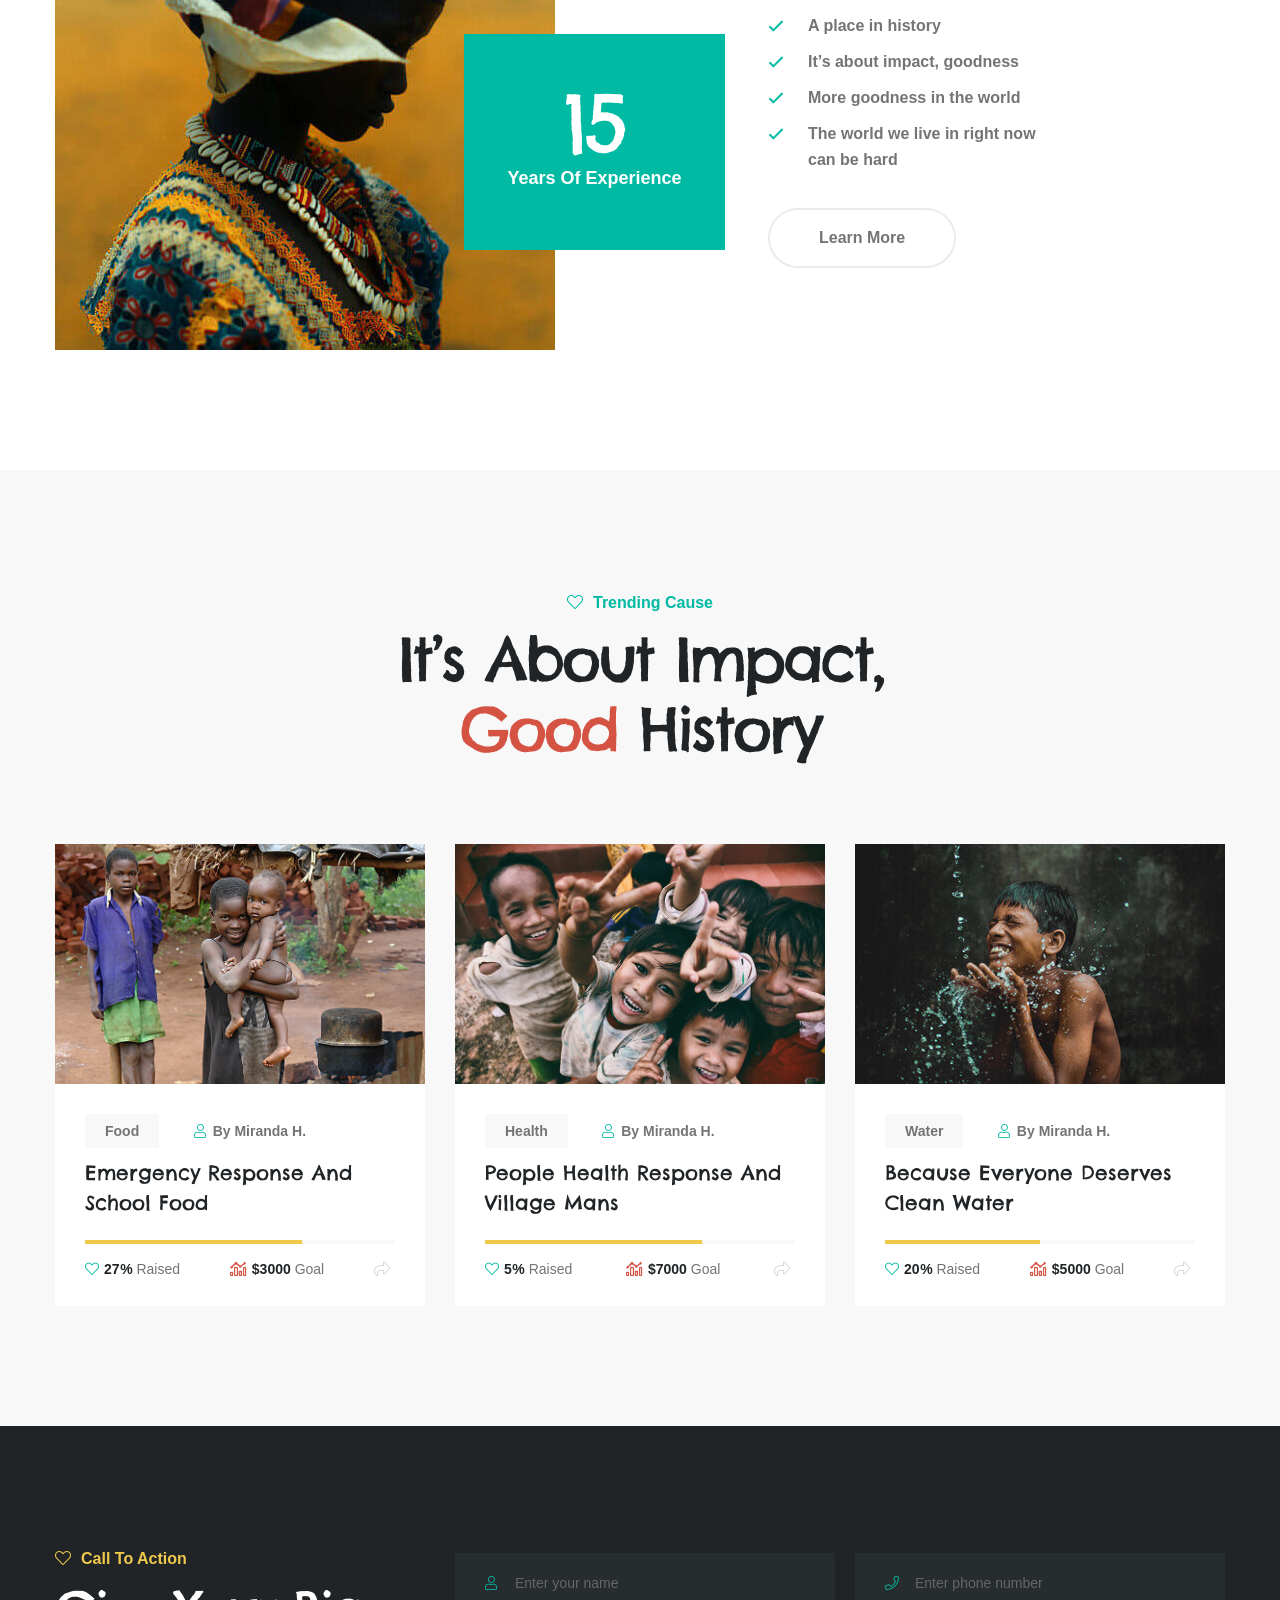
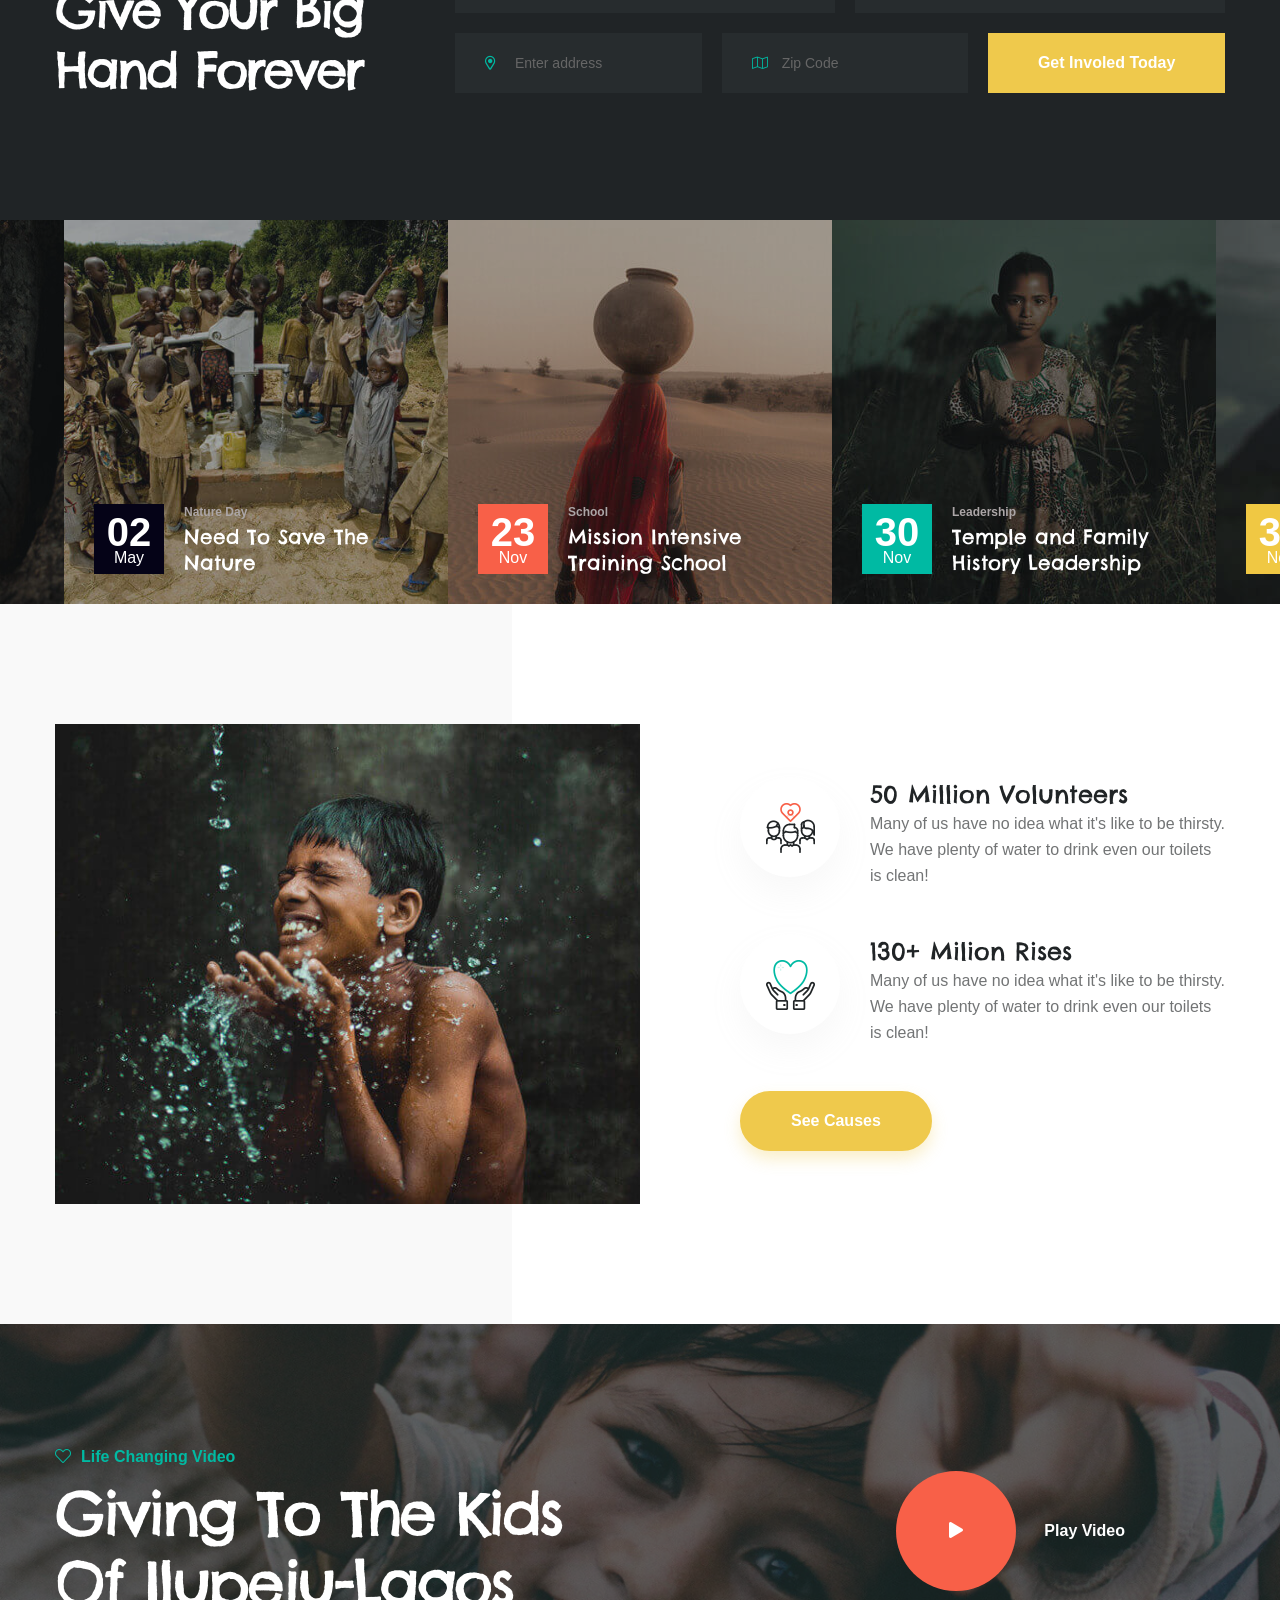
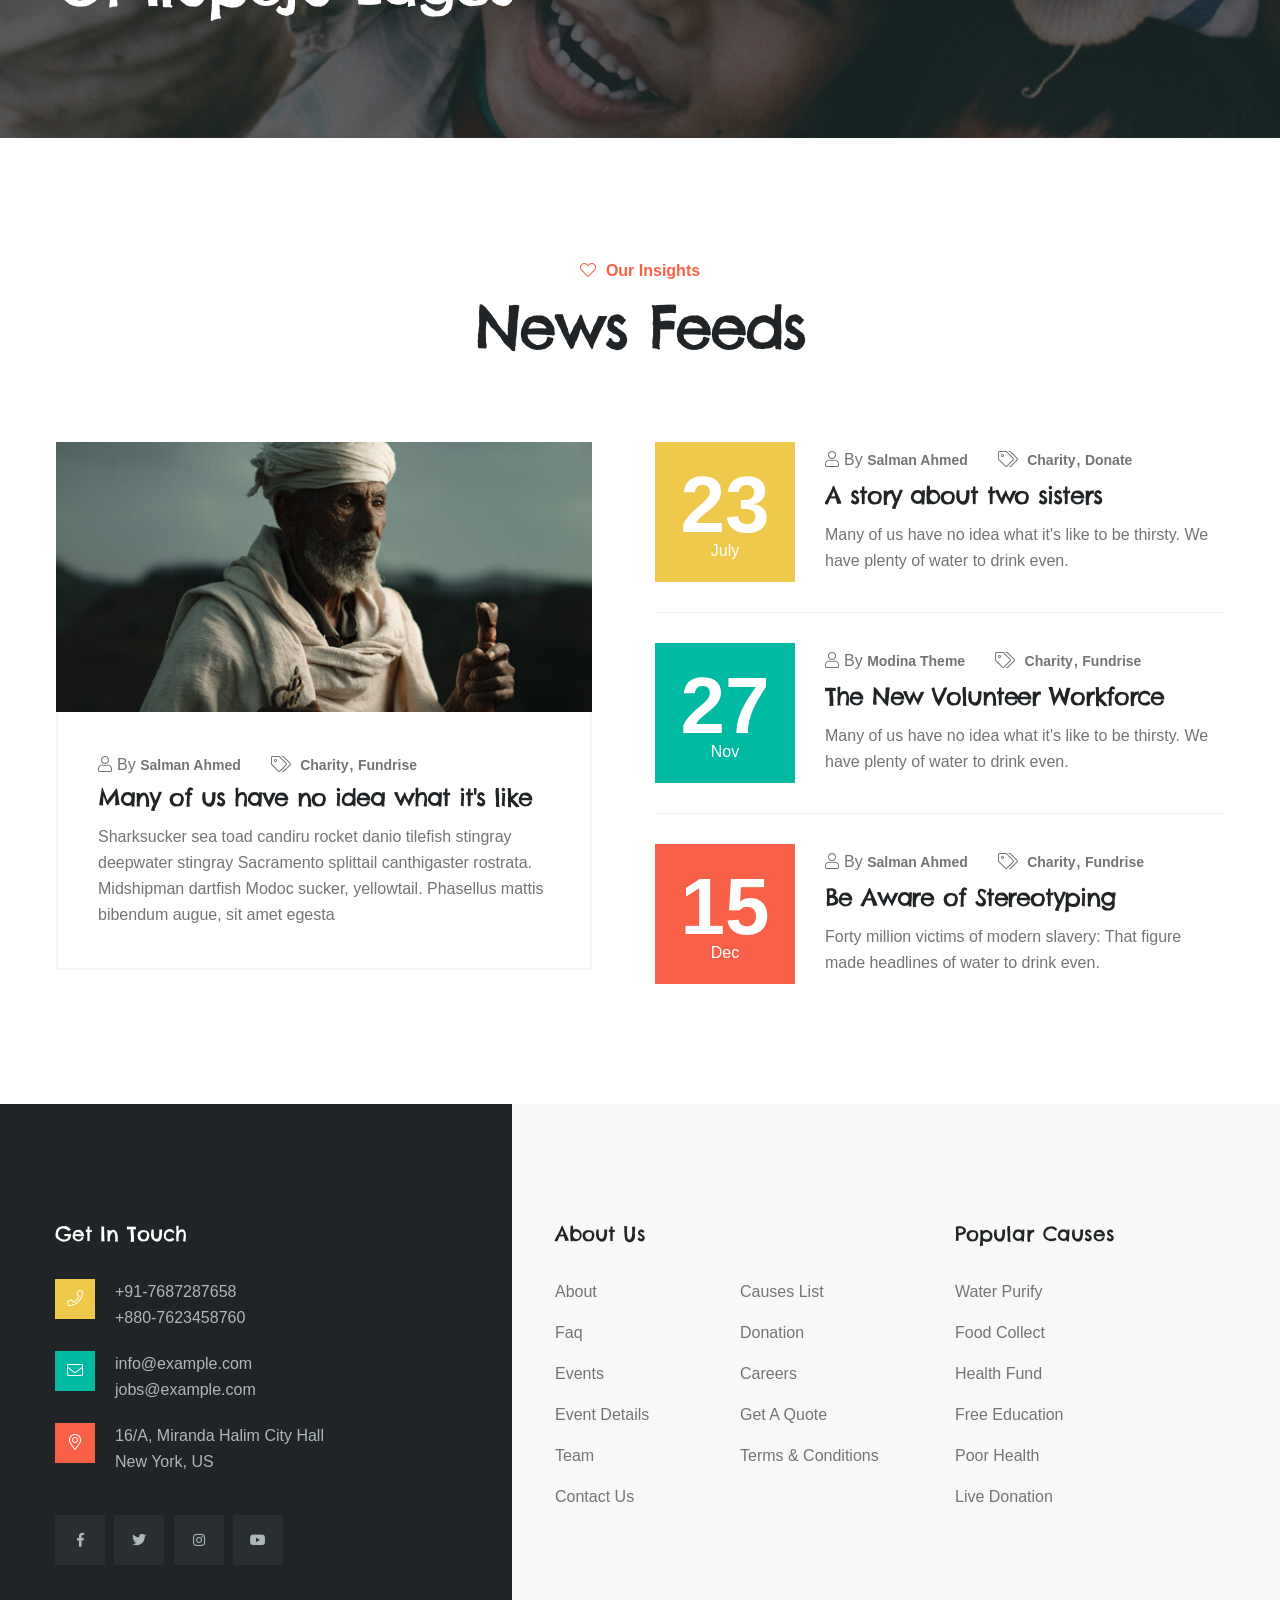
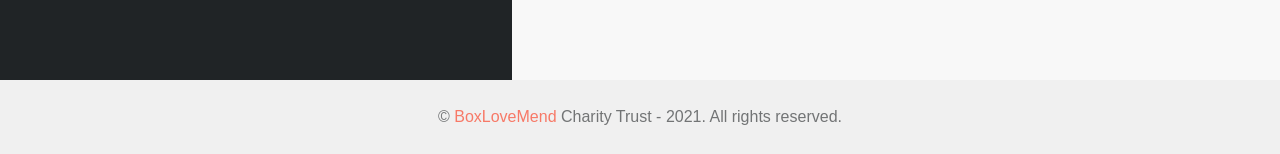
<file: index-4.html>
<!DOCTYPE html>
<html lang="en">


<head>
    <!-- ========== Meta Tags ========== -->
    <meta charset="UTF-8">
    <meta http-equiv="X-UA-Compatible" content="IE=edge">
    <meta name="viewport" content="width=device-width, initial-scale=1.0">
    <meta name="author" content="modinatheme">
    <!-- ======== Page title ============ -->
    <title>BoxLoveMend - Box What You Love & Mend</title>
    <!-- ========== Favicon Icon ========== -->
    <link rel="shortcut icon" href="assets/img/favicon.png">
    <!-- ===========  All Stylesheet ================= -->
    <!--  Icon css plugins -->
    <link rel="stylesheet" href="assets/css/icons.css">
    <!--  animate css plugins -->
    <link rel="stylesheet" href="assets/css/animate.css">
    <!--  magnific-popup css plugins -->
    <link rel="stylesheet" href="assets/css/magnific-popup.css">
    <!--  owl carosuel css plugins -->
    <link rel="stylesheet" href="assets/css/owl.carousel.min.css">
    <!-- metis menu css file -->
    <link rel="stylesheet" href="assets/css/metismenu.css">
    <!--  owl theme css plugins -->
    <link rel="stylesheet" href="assets/css/owl.theme.css">
    <!--  Bootstrap css plugins -->
    <link rel="stylesheet" href="assets/css/bootstrap.min.css">
    <!--  main style css file -->
    <link rel="stylesheet" href="assets/css/style.css">
    <!-- template main style css file -->
    <link rel="stylesheet" href="style.css">
    <!-- HTML5 Shim and Respond.js IE8 support of HTML5 elements and media queries -->
    <!-- WARNING: Respond.js doesn't work if you view the page via file:// -->
    <!--[if lt IE 9]>
    <script src="https://oss.maxcdn.com/libs/html5shiv/3.7.0/html5shiv.js"></script>
    <script src="https://oss.maxcdn.com/libs/respond.js/1.4.2/respond.min.js"></script>
    <![endif]-->
</head>

<body class="body-wrapper">    
    <!-- preloader -->
    <div id="preloader" class="preloader">
        <div class="animation-preloader">
            <div class="spinner">                
            </div>
                <div class="txt-loading">
                    <span data-text-preloader="B" class="letters-loading">
                        B
                    </span>
                    <span data-text-preloader="O" class="letters-loading">
                        O
                    </span>
                    <span data-text-preloader="X" class="letters-loading">
                        X
                    </span>
                    <span data-text-preloader="L" class="letters-loading">
                        L
                    </span>
                    <span data-text-preloader="O" class="letters-loading">
                        O
                    </span>
                    <span data-text-preloader="V" class="letters-loading">
                        V
                    </span>
                    <span data-text-preloader="E" class="letters-loading">
                        E
                    </span>
                    <span data-text-preloader="M" class="letters-loading">
                        M
                    </span>
                    <span data-text-preloader="E" class="letters-loading">
                        E
                    </span>
                    <span data-text-preloader="N" class="letters-loading">
                        N
                    </span>
                    <span data-text-preloader="D" class="letters-loading">
                        D
                    </span>
                </div>
            <p class="text-center">Loading</p>
        </div>
        <div class="loader">
            <div class="row">
                <div class="col-3 loader-section section-left">
                    <div class="bg"></div>
                </div>
                <div class="col-3 loader-section section-left">
                    <div class="bg"></div>
                </div>
                <div class="col-3 loader-section section-right">
                    <div class="bg"></div>
                </div>
                <div class="col-3 loader-section section-right">
                    <div class="bg"></div>
                </div>
            </div>
        </div>
    </div>

    <!-- welcome content start from here -->

    <header class="header-wrap header-box-style header-1">
        <div class="container">
            <div class="row align-items-center">
                <div class="col-12 p-0 d-lg-none d-block d-none-mobile">
                    <div class="top-bar text-right">
                        <a href="mailto:info@boxlovemend.io"><i class="fal fa-envelope"></i>info@boxlovemend.io</a>
                        <a href="tel:123-456-7890"><i class="fal fa-phone"></i>987-098-098-09</a>
                        <a href="donation.html" class="d-btn">Donate Now</a>
                    </div>
                </div>
                <div class="col-xl-3 col-6 col-lg-3 pr-0">
                    <div class="logo">
                        <a href="index.html"><img src="assets/img/boxlovemend.png" alt="BoxLoveMend"></a>
                    </div>
                </div>
                <div class="col-xl-9 pl-lg-0 col-lg-9 d-none d-lg-block">
                    <div class="box-wrap">
                        <div class="top-bar text-right">
                            <a href="mailto:info@boxlovemend.io"><i class="fal fa-envelope"></i>info@boxlovemend.io</a>
                            <a href="tel:123-456-7890"><i class="fal fa-phone"></i>987-098-098-09</a>
                            <a href="donation.html" class="d-btn">Donate Now</a>
                        </div>
                        <div class="menu-wrap d-flex align-items-center justify-content-around">
                            <div class="main-menu">
                                <ul>
                                    <li><a href="index.html">Home</a>
<!--                                            <ul class="sub-menu">-->
<!--                                                <li>-->
<!--                                                   <a href="index-2.html">Homepage 1</a>-->
<!--                                                </li>-->
<!--                                                <li>-->
<!--                                                   <a href="index-3.html">Homepage 2</a>-->
<!--                                                </li>-->
<!--                                                <li>-->
<!--                                                   <a href="index-4.html">Homepage 3</a>-->
<!--                                                </li>-->
<!--                                            </ul>-->
                                    </li>
                                    <li><a href="about.html">about</a></li>
                                    <li><a href="causes.html">Causes</a>
                                        <ul class="sub-menu">
                                            <li><a href="causes.html">Causes List</a></li>
                                            <li><a href="cause-details.html">Causes details</a></li>
                                            <li><a href="donation.html">donation</a></li>
                                        </ul>
                                    </li>
                                    <li><a href="#">Pages</a>
                                        <ul class="sub-menu">
                                            <li><a href="faq.html">faq</a></li>
                                            <li><a href="events.html">events</a></li>
                                            <li><a href="event-details.html">event details</a></li>
                                            <li><a href="team.html">Team</a></li>
                                        </ul>
                                    </li>
                                    <li><a href="news.html">News</a></li>
                                    <li><a href="contact.html">Contact</a></li>
                                </ul>
                            </div>
                            <div class="social-link">
                                <a href="#"><i class="fab fa-facebook-f"></i></a>
                                <a href="#"><i class="fab fa-twitter"></i></a>
                                <a href="#"><i class="fab fa-linkedin-in"></i></a>
                                <a href="#"><i class="fab fa-youtube"></i></a>
                                <a href="#"><i class="fab fa-instagram"></i></a>
                            </div>
                        </div>                        
                    </div>                    
                </div>                
                <div class="col-6 d-lg-none d-block pl-0">
                    <div class="mobile-nav-wrap">                    
                        <div id="hamburger">
                            <i class="fal fa-bars"></i>
                        </div>
                        <!-- mobile menu - responsive menu  -->
                        <div class="mobile-nav">
                            <button type="button" class="close-nav">
                                <i class="fal fa-times-circle"></i>
                            </button>
                            <nav class="sidebar-nav">
                                <ul class="metismenu" id="mobile-menu">
                                    <li><a class="has-arrow" href="index.html">Home</a>
<!--                                                <ul class="sub-menu">-->
<!--                                                    <li><a href="index-2.html">Homepage 1</a></li>-->
<!--                                                    <li><a href="index-3.html">Homepage 2</a></li>-->
<!--                                                    <li><a href="index-4.html">Homepage 3</a></li>-->
<!--                                                </ul>-->
                                    </li>
                                    <li><a href="about.html">about</a></li>
                                    <li>
                                        <a class="has-arrow" href="causes.html">Causes</a>
                                        <ul class="sub-menu">
                                            <li><a href="causes.html">Causes List</a></li>
                                            <li><a href="cause-details.html">Causes details</a></li>
                                            <li><a href="donation.html">donation</a></li>
                                        </ul>
                                    </li>
                                    <li>
                                        <a class="has-arrow" href="#">Pages</a>
                                        <ul class="sub-menu">
                                            <li><a href="faq.html">faq</a></li>
                                            <li><a href="events.html">events</a></li>
                                            <li><a href="event-details.html">event details</a></li>
                                            <li><a href="team.html">Team</a></li>
                                        </ul>
                                    </li>
                                    <li><a href="news.html">News</a></li>
                                    <li><a href="contact.html">Contact</a></li>
                                </ul>
                            </nav>

                            <div class="action-bar">
                                <a href="mailto:info@boxlovemend.io"><i class="fal fa-envelope"></i>info@boxlovemend.io</a>
                                <a href="tel:123-456-7890"><i class="fal fa-phone"></i>987-098-098-09</a>
                                <a href="donation.html" class="d-btn theme-btn">Donate Now</a>
                            </div>
                        </div>                            
                    </div>
                    <div class="overlay"></div>
                </div>
            </div>
        </div>
    </header>    

    <section class="hero-slider hero-style-1">
        <div class="hero-slider-active owl-carousel">
            <div class="single-slide" style="background-image: url('assets/img/home1/hero1.jpg')">
                <div class="container">
                    <div class="row align-items-center">
                        <div class="col-xl-6">
                            <div class="slide-contents text-white">
                                <div class="sub-title">
                                    <h4><strong>Our Mission:</strong> Clothing, Education, Food</h4>
                                </div>
                                <h1 class="fs-lg">We’re On A Mission To Give</h1>
                                <a href="causes.html" class="theme-btn">View Causes</a>
                                <a href="donation.html" class="theme-btn no-fil">Donate Now</a>
                            </div>
                        </div>
                    </div>
                </div>
            </div> <!-- single-slide end -->
            <div class="single-slide" style="background-image: url('assets/img/slide2.jpg')">
                <div class="container">
                    <div class="row align-items-center">
                        <div class="col-xl-6">
                            <div class="slide-contents text-white">
                                <div class="sub-title">
                                    <h4><strong>Our Mission:</strong> Clothing, Education, Food</h4>
                                </div>
                                <h1 class="fs-lg">More charity. Make More better life.</h1>
                                <a href="events.html" class="theme-btn">View Events</a>
                                <a href="donation.html" class="theme-btn no-fil">Donate Now</a>
                            </div>
                        </div>
                    </div>
                </div>
            </div> <!-- single-slide end -->
            <div class="single-slide" style="background-image: url('assets/img/slide4.jpg')">
                <div class="container">
                    <div class="row align-items-center">
                        <div class="col-xl-6">
                            <div class="slide-contents text-white">
                                <div class="sub-title">
                                    <h4><strong>Our Mission:</strong> Clothing, Education, Food</h4>
                                </div>
                                <h1 class="fs-lg">We’re On A Mission To Give</h1>
                                <a href="causes.html" class="theme-btn">View Causes</a>
                                <a href="donation.html" class="theme-btn no-fil">Donate Now</a>
                            </div>
                        </div>
                    </div>
                </div>
            </div> <!-- single-slide end -->
        </div>
    </section>

    <section class="promo-section promo-box-items text-center">
        <div class="container">
            <div class="row">
                <div class="col-lg-4 col-md-6 col-12">
                    <div class="support-promo-box text-white">
                        <div class="promo-bg bg-cover" style="background-image: url('assets/img/home1/support_girl.jpg')"></div>
                        <div class="promo-details">
                            <span>Trending Cause</span>
                            <h2><a href="donation.html">Make A Support</a></h2>
                        </div>
                    </div>
                </div>
                <div class="col-lg-4 col-md-6 col-12">
                    <div class="checkout-promo-box text-white">
                        <div class="icon">
                            <img src="assets/img/home1/support_icon.png" alt="">
                        </div>                        
                        <span>Support Us</span>
                        <h2>Explore Causes</h2>
                        <a href="causes.html" class="theme-btn black">Check It Out</a>
                    </div>
                </div>
                <div class="col-lg-4 col-md-6 col-12">
                    <div class="subscribe-promo-box text-white">
                        <div class="icon">
                            <img src="assets/img/home1/envalope.png" alt="">
                        </div>                        
                        <span>Subscribe</span>
                        <h2>Get Updates</h2>

                        <form action="#" class="mailchimp-form">
                            <input type="email" placeholder="Enter email address">
                            <button type="submit"><i class="fal fa-envelope"></i></button>
                        </form>
                    </div>
                </div>
            </div>
        </div>
    </section>

    <section class="about-us-section section-padding pt-235 overflow-hidden">
        <div class="container">
            <div class="row">
                <div class="col-lg-6">
                    <div class="about-shots">
                        <div class="about-top-img bg-cover" style="background-image: url('assets/img/home1/about_woman.jpg')"></div>
                        <div class="about-main-img">
                            <img src="assets/img/home1/about_girl.jpg" alt="" class="img-fluid">
                        </div>
                        <div class="our-experience text-white d-none d-sm-block">
                            <h1>32</h1>
                            <span>Years Of Experience</span>                        
                        </div>
                    </div>
                </div>
                <div class="col-lg-6 about_left_content pr-lg-0 pl-lg-5">
                    <div class="section-title">
                        <span><i class="fal fa-heart"></i>About Us</span>
                        <h1>We’ve Funded <span>44k</span> Dollars Over</h1>
                    </div>
                    <p>Your $40.00 monthly donation can give 12 people clean water every year. 100% funds water projects. We have plenty of water to drink even.</p>

                    <ul class="checked-list ml-80 mt-30">
                        <li>A place in history</li>
                        <li>It’s about impact, goodness</li>
                        <li>More goodness in the world</li>
                        <li>The world we live in right now<br/>can be hard</li>
                    </ul>

                    <a href="about.html" class="theme-btn minimal-btn ml-80 mt-35">Learn More</a>
                </div>
            </div>
        </div>
    </section>

    <section class="cause-section section-padding section-bg">
        <div class="container">
            <div class="row">
                <div class="col-12 col-lg-8 offset-lg-2 text-center">
                    <div class="section-title mb-40">
                        <span><i class="fal fa-heart"></i>Trending Cause</span>
                        <h1>It’s About Impact, <span>Good</span> History</h1>
                    </div>
                </div>
            </div>

            <div class="row">
                <div class="col-xl-4 col-md-6">
                    <div class="single-cause-item style-1">
                        <div class="cause-bg bg-cover" style="background-image: url('assets/img/home1/cause5.jpg');"></div>
                        <div class="cause-content">
                            <div class="cause-meta">
                                <a href="causes.html" class="cause-cat">food</a>
                                <a href="#" class="cause-author"><i class="fal fa-user"></i>By Miranda H.</a>
                            </div>
                            <h4><a href="cause-details.html">Emergency response and school food</a></h4>
                            <div class="goal-progress-wrap">
                                <div class="progress">
                                    <div class="progress-bar wow fadeInLeft" role="progressbar" style="width:70%"></div>
                                </div>
                            </div>
                            <div class="cause-amount d-flex justify-content-between">
                                <div class="price-raised">
                                    <i class="fal fa-heart"></i><span>70</span> Raised
                                </div>
                                <div class="price-goal">
                                    <i class="far fa-analytics"></i><span>$3000</span> Goal
                                </div>
                                <div class="read-cause-link">
                                    <a href="cause-details.html"><i class="fal fa-share"></i></a>
                                </div>
                            </div>
                        </div>
                    </div> <!-- /.single-cause-item  -->                    
                </div>
                <div class="col-xl-4 col-md-6">
                    <div class="single-cause-item style-1">
                        <div class="cause-bg bg-cover" style="background-image: url('assets/img/home1/cause7.jpg');"></div>
                        <div class="cause-content">
                            <div class="cause-meta">
                                <a href="causes.html" class="cause-cat">Health</a>
                                <a href="#" class="cause-author"><i class="fal fa-user"></i>By Miranda H.</a>
                            </div>
                            <h4><a href="cause-details.html">People Health response and Village mans</a></h4>
                            <div class="goal-progress-wrap">
                                <div class="progress">
                                    <div class="progress-bar wow fadeInLeft" role="progressbar" style="width:70%"></div>
                                </div>
                            </div>
                            <div class="cause-amount d-flex justify-content-between">
                                <div class="price-raised">
                                    <i class="fal fa-heart"></i><span>14</span> Raised
                                </div>
                                <div class="price-goal">
                                    <i class="far fa-analytics"></i><span>$7000</span> Goal
                                </div>
                                <div class="read-cause-link">
                                    <a href="cause-details.html"><i class="fal fa-share"></i></a>
                                </div>
                            </div>
                        </div>
                    </div> <!-- /.single-cause-item  -->                    
                </div>
                <div class="col-xl-4 col-md-6">
                    <div class="single-cause-item style-1">
                        <div class="cause-bg bg-cover" style="background-image: url('assets/img/home1/cause3.jpg');"></div>
                        <div class="cause-content">
                            <div class="cause-meta">
                                <a href="causes.html" class="cause-cat">water</a>
                                <a href="#" class="cause-author"><i class="fal fa-user"></i>By Miranda H.</a>
                            </div>
                            <h4><a href="cause-details.html">Because Everyone Deserves Clean Water</a></h4>
                            <div class="goal-progress-wrap">
                                <div class="progress">
                                    <div class="progress-bar wow fadeInLeft" role="progressbar" style="width:50%"></div>
                                </div>
                            </div>
                            <div class="cause-amount d-flex justify-content-between">
                                <div class="price-raised">
                                    <i class="fal fa-heart"></i><span>50</span> Raised
                                </div>
                                <div class="price-goal">
                                    <i class="far fa-analytics"></i><span>$5000</span> Goal
                                </div>
                                <div class="read-cause-link">
                                    <a href="cause-details.html"><i class="fal fa-share"></i></a>
                                </div>
                            </div>
                        </div>
                    </div> <!-- /.single-cause-item  -->                    
                </div>
            </div>

        </div>
    </section>    
   
    <section class="cta-section theme-bg text-white section-padding">
        <div class="container">
            <div class="row align-items-center">
                <div class="col-xl-4 pr-xl-0">
                    <div class="section-title">
                        <span><i class="fal fa-heart"></i>Call To Action</span>
                        <h1>Give Your Big Hand Forever</h1>
                    </div>
                </div>
                <div class="col-xl-8 mt-5 mt-xl-0">
                    <div class="cta-subscribe-form">
                        <form action="#" class="row">
                            <div class="col-md-6 pr-5i">
                                <div class="single-input">
                                    <input type="text" placeholder="Enter your name" required>
                                    <span class="fal fa-user"></span>
                                </div>
                            </div>
                            <div class="col-md-6">
                                <div class="single-input">
                                    <input type="text" placeholder="Enter phone number" required>
                                    <span class="fal fa-phone"></span>
                                </div>
                            </div>
                            <div class="col-md-4 pr-5i">
                                <div class="single-input">
                                    <input type="text" placeholder="Enter address" required>
                                    <span class="far fa-map-marker-alt"></span>
                                </div>
                            </div>
                            <div class="col-md-4 pr-5i">
                                <div class="single-input">
                                    <input type="text" placeholder="Zip Code">
                                    <span class="fal fa-map"></span>
                                </div>
                            </div>
                            <div class="col-md-4">
                                <div class="single-input">
                                    <button type="submit">Get Involed Today</button>
                                </div>
                            </div>
                        </form>
                    </div>
                </div>
            </div>
        </div>
    </section>

    <section class="event-section event-carousel text-white">
        <div class="event-carousel-active owl-carousel">
            <div class="single-event-item bg-cover" style="background-image: url('assets/img/event/1.jpg')">
                <div class="event-details">
                    <div class="event-date">
                        <span>23</span>Nov
                    </div>
                    <div class="event-title">
                        <a href="events.html" class="event-cat">School</a>
                        <h4><a href="event-details.html">Mission Intensive Training School</a></h4>
                    </div>
                </div>
                <div class="event-hover d-flex">
                    <div class="event-time">
                        <i class="fal fa-clock"></i>10:00 - 08:00
                    </div>
                    <div class="event-author">
                        <i class="fal fa-user"></i>Miranda Halim
                    </div>
                </div>
            </div> <!-- ./single-event-item -->
            <div class="single-event-item bg-cover" style="background-image: url('assets/img/event/2.jpg')">
                <div class="event-details">
                    <div class="event-date">
                        <span>30</span>Nov
                    </div>
                    <div class="event-title">
                        <a href="events.html" class="event-cat">Leadership</a>
                        <h4><a href="event-details.html">Temple and Family History Leadership</a></h4>
                    </div>
                </div>
                <div class="event-hover d-flex">
                    <div class="event-time">
                        <i class="fal fa-clock"></i>10:00 - 08:00
                    </div>
                    <div class="event-author">
                        <i class="fal fa-user"></i>Miranda Halim
                    </div>
                </div>
            </div> <!-- ./single-event-item -->
            <div class="single-event-item bg-cover" style="background-image: url('assets/img/event/3.jpg')">
                <div class="event-details">
                    <div class="event-date">
                        <span>30</span>Nov
                    </div>
                    <div class="event-title">
                        <a href="events.html" class="event-cat">Water Day</a>
                        <h4><a href="event-details.html">Need To Playing For This Worlds</a></h4>
                    </div>
                </div>
                <div class="event-hover d-flex">
                    <div class="event-time">
                        <i class="fal fa-clock"></i>10:00 - 08:00
                    </div>
                    <div class="event-author">
                        <i class="fal fa-user"></i>Miranda Halim
                    </div>
                </div>
            </div> <!-- ./single-event-item -->
            <div class="single-event-item bg-cover" style="background-image: url('assets/img/event/4.jpg')">
                <div class="event-details">
                    <div class="event-date">
                        <span>30</span>Nov
                    </div>
                    <div class="event-title">
                        <a href="events.html" class="event-cat">Water Day</a>
                        <h4><a href="event-details.html">Sports & Fitness – Stretch & Pray</a></h4>
                    </div>
                </div>
                <div class="event-hover d-flex">
                    <div class="event-time">
                        <i class="fal fa-clock"></i>11:00 - 08:00
                    </div>
                    <div class="event-author">
                        <i class="fal fa-user"></i>Miranda Khan
                    </div>
                </div>
            </div> <!-- ./single-event-item -->
            <div class="single-event-item bg-cover" style="background-image: url('assets/img/event/5.jpg')">
                <div class="event-details">
                    <div class="event-date">
                        <span>30</span>Jan
                    </div>
                    <div class="event-title">
                        <a href="events.html" class="event-cat">Nature Day</a>
                        <h4><a href="event-details.html">Need To Save The Nature</a></h4>
                    </div>
                </div>
                <div class="event-hover d-flex">
                    <div class="event-time">
                        <i class="fal fa-clock"></i>10:00 - 08:00
                    </div>
                    <div class="event-author">
                        <i class="fal fa-user"></i>Salman Ahmed
                    </div>
                </div>
            </div> <!-- ./single-event-item -->
            <div class="single-event-item bg-cover" style="background-image: url('assets/img/blog/p5.jpg')">
                <div class="event-details">
                    <div class="event-date">
                        <span>12</span>Dec
                    </div>
                    <div class="event-title">
                        <a href="events.html" class="event-cat">Water Day</a>
                        <h4><a href="event-details.html">Need To Playing For This Worlds</a></h4>
                    </div>
                </div>
                <div class="event-hover d-flex">
                    <div class="event-time">
                        <i class="fal fa-clock"></i>10:00 - 08:00
                    </div>
                    <div class="event-author">
                        <i class="fal fa-user"></i>Miranda Halim
                    </div>
                </div>
            </div> <!-- ./single-event-item -->
            <div class="single-event-item bg-cover" style="background-image: url('assets/img/blog/p2.jpg')">
                <div class="event-details">
                    <div class="event-date">
                        <span>22</span>Feb
                    </div>
                    <div class="event-title">
                        <a href="events.html" class="event-cat">Lorem Day</a>
                        <h4><a href="events.html">Lorem ipsum dolor sit consectetur</a></h4>
                    </div>
                </div>
                <div class="event-hover d-flex">
                    <div class="event-time">
                        <i class="fal fa-clock"></i>10:00 - 08:00
                    </div>
                    <div class="event-author">
                        <i class="fal fa-user"></i>Salman Ahmed
                    </div>
                </div>
            </div> <!-- ./single-event-item -->
            <div class="single-event-item bg-cover" style="background-image: url('assets/img/event/4.jpg')">
                <div class="event-details">
                    <div class="event-date">
                        <span>11</span>July
                    </div>
                    <div class="event-title">
                        <a href="events.html" class="event-cat">help</a>
                        <h4><a href="event-details.html">Help For This Worlds</a></h4>
                    </div>
                </div>
                <div class="event-hover d-flex">
                    <div class="event-time">
                        <i class="fal fa-clock"></i>10:00 - 08:00
                    </div>
                    <div class="event-author">
                        <i class="fal fa-user"></i>Miranda Halim
                    </div>
                </div>
            </div> <!-- ./single-event-item -->
            <div class="single-event-item bg-cover" style="background-image: url('assets/img/blog/p1.jpg')">
                <div class="event-details">
                    <div class="event-date">
                        <span>02</span>May
                    </div>
                    <div class="event-title">
                        <a href="events.html" class="event-cat">Nature Day</a>
                        <h4><a href="event-details.html">Need To Save The Nature</a></h4>
                    </div>
                </div>
                <div class="event-hover d-flex">
                    <div class="event-time">
                        <i class="fal fa-clock"></i>13:00 - 18:00
                    </div>
                    <div class="event-author">
                        <i class="fal fa-user"></i>Nourin Halim
                    </div>
                </div>
            </div> <!-- ./single-event-item -->
        </div>
    </section>

    <section class="block-section section-padding">
        <div class="container">
            <div class="row align-items-center">
                <div class="col-lg-6 col-md-12 mb-5 mb-lg-0 pr-lg-0">
                    <div class="block-img">
                        <img src="assets/img/block-img.jpg" alt="BoxLoveMend">
                    </div>
                </div>
                <div class="col-lg-5 offset-lg-1 col-md-12 pl-lg-0">
                    <div class="block-feature-list">
                        <div class="single-block-item">
                            <div class="icon">
                                <img src="assets/img/block-icon1.png" alt="BoxLoveMend">
                            </div>
                            <div class="heading">
                                <h3>50 Million Volunteers</h3>
                                <p>Many of us have no idea what it's like to be thirsty. We have plenty of water to drink even our toilets is clean!</p>
                            </div>
                        </div>
                        <div class="single-block-item">
                            <div class="icon">
                                <img src="assets/img/block-icon2.png" alt="BoxLoveMend">
                            </div>
                            <div class="heading">
                                <h3>130+ Milion Rises</h3>
                                <p>Many of us have no idea what it's like to be thirsty. We have plenty of water to drink even our toilets is clean!</p>
                            </div>
                        </div>
                        <a href="causes.html" class="theme-btn">See Causes</a>
                    </div>
                </div>
            </div>
        </div>
    </section>

    <section class="video-section bg-cover section-padding" style="background-image: url('assets/img/child_video_bg.jpg')">
        <div class="container">
            <div class="row align-items-center">
                <div class="col-lg-6 col-12 text-center text-lg-left">
                    <div class="section-title">
                        <span><i class="fal fa-heart"></i>Life Changing Video</span>
                        <h1>Giving To The Kids Of Ilupeju-Lagos</h1>
                    </div>
                </div>
                <div class="col-lg-4 col-12 text-center text-lg-right offset-lg-1 mt-4 mt-lg-0">
                    <div class="video-play-btn">
                        <a href="https://www.youtube.com/watch?v=M9gopSGhmuE" class="play-video popup-video"><i class="fas fa-play"></i></a>
                        <a href="https://www.youtube.com/watch?v=M9gopSGhmuE" class="popup-video play-text text-white text-capitalize pl-4">play video</a>                       
                    </div>                                       
                </div>
            </div>
        </div>
    </section>

    <section class="blog-section section-padding">
        <div class="container">
            <div class="row">
                <div class="col-12 text-center mb-50">
                    <div class="section-title">
                        <span><i class="fal fa-heart"></i>Our Insights</span>
                        <h1>News Feeds</h1>
                    </div>
                </div>
            </div>

            <div class="row">
                <div class="col-lg-6 pr-3 pl-3 pr-lg-5">
                    <div class="blog-card">
                        <div class="single-blog-card">
                            <div class="featured-img bg-cover" style="background-image: url('assets/img/blog/blog1.jpg')"></div>
                            <div class="post-content">
                                <div class="post-meta d-flex">
                                    <div class="post-author">
                                        <i class="fal fa-user"></i>By <a href="#">Salman Ahmed</a>
                                    </div>
                                    <div class="post-cat">
                                        <i class="fal fa-tags"></i>
                                        <a href="news.html">Charity</a>
                                        <a href="news.html">Fundrise</a>
                                    </div>
                                </div>

                                <h3><a href="news-details.html">Many of us have no idea what it's like</a></h3>
                                <p>Sharksucker sea toad candiru rocket danio tilefish stingray deepwater stingray Sacramento splittail canthigaster rostrata. Midshipman dartfish Modoc sucker, yellowtail. Phasellus mattis bibendum augue, sit amet egesta</p>
                            </div>
                        </div>
                    </div>
                </div>
                <div class="col-lg-6">
                    <div class="blog-list-view">
                        <div class="single-blog-item">
                            <div class="post-date">
                                <span>23</span>July
                            </div>
                            <div class="post-content">
                                <div class="post-meta">
                                    <div class="post-author">
                                        <i class="fal fa-user"></i>By <a href="#">Salman Ahmed</a>
                                    </div>
                                    <div class="post-cat">
                                        <i class="fal fa-tags"></i>
                                        <a href="news.html">Charity</a>
                                        <a href="news.html">Donate</a>
                                    </div>
                                </div>

                                <h3><a href="news-details.html">A story about two sisters</a></h3>
                                <p>Many of us have no idea what it's like to be thirsty. We have plenty of water to drink even.</p>
                            </div>
                        </div> <!-- ./single-blog-item -->
                        <div class="single-blog-item">
                            <div class="post-date">
                                <span>27</span>Nov
                            </div>
                            <div class="post-content">
                                <div class="post-meta">
                                    <div class="post-author">
                                        <i class="fal fa-user"></i>By <a href="#">Modina Theme</a>
                                    </div>
                                    <div class="post-cat">
                                        <i class="fal fa-tags"></i>
                                        <a href="news.html">Charity</a>
                                        <a href="news.html">Fundrise</a>
                                    </div>
                                </div>

                                <h3><a href="news-details.html">The New Volunteer Workforce</a></h3>
                                <p>Many of us have no idea what it's like to be thirsty. We have plenty of water to drink even.</p>
                            </div>
                        </div> <!-- ./single-blog-item -->
                        <div class="single-blog-item">
                            <div class="post-date">
                                <span>15</span>Dec
                            </div>
                            <div class="post-content">
                                <div class="post-meta">
                                    <div class="post-author">
                                        <i class="fal fa-user"></i>By <a href="#">Salman Ahmed</a>
                                    </div>
                                    <div class="post-cat">
                                        <i class="fal fa-tags"></i>
                                        <a href="news.html">Charity</a>
                                        <a href="news.html">Fundrise</a>
                                    </div>
                                </div>

                                <h3><a href="news-details.html">Be Aware of Stereotyping</a></h3>
                                <p>Forty million victims of modern slavery: That figure made headlines of water to drink even.</p>
                            </div>
                        </div> <!-- ./single-blog-item -->
                    </div>
                </div>
            </div>

        </div>
    </section>  

    <footer class="footer-1 footer-wrap">
        <div class="footer-widgets section-bg pt-60 pb-60">            
            <div class="container">
                <div class="row">
                    <div class="col-md-6 col-xl-4 col-12">                        
                        <div class="single-footer-wid site-info-widget">
                            <div class="wid-title">
                                <h4>Get In Touch</h4>
                            </div>
                            <div class="contact-us">
                                <div class="single-contact-info">
                                    <div class="icon">
                                        <i class="fal fa-phone"></i>
                                    </div>
                                    <div class="contact-info">
                                        <span>+91-7687287658</span>
                                        <span>+880-7623458760</span>
                                    </div>
                                </div>
                                <div class="single-contact-info">
                                    <div class="icon">
                                        <i class="fal fa-envelope"></i>
                                    </div>
                                    <div class="contact-info">
                                        <span>info@example.com</span>
                                        <span>jobs@example.com</span>
                                    </div>
                                </div>
                                <div class="single-contact-info">
                                    <div class="icon">
                                        <i class="fal fa-map-marker-alt"></i>
                                    </div>
                                    <div class="contact-info">
                                        <span>16/A, Miranda Halim City Hall<br/> New York, US</span>
                                    </div>
                                </div>
                            </div>

                            <div class="social-link">
                                <a href="#"><i class="fab fa-facebook-f"></i></a>
                                <a href="#"><i class="fab fa-twitter"></i></a>
                                <a href="#"><i class="fab fa-instagram"></i></a>
                                <a href="#"><i class="fab fa-youtube"></i></a>
                            </div>
                        </div>
                    </div> <!-- /.col-lg-3 - single-footer-wid -->
                    <div class="col-md-6 col-xl-4 offset-xl-1 col-12">
                        <div class="single-footer-wid">
                            <div class="wid-title">
                                <h4>About Us</h4>
                            </div>
                            <div class="special-menu">
                                <ul>
                                    <li><a href="about.html">about</a></li>
                                    <li><a href="faq.html">faq</a></li>
                                    <li><a href="events.html">events</a></li>
                                    <li><a href="event-details.html">event details</a></li>
                                    <li><a href="team.html">Team</a></li>                                  
                                    <li><a href="contact.html">Contact Us</a></li>                                    
                                </ul>
                            </div>
                            <div class="special-menu">
                                <ul>
                                    <li><a href="causes.html">Causes List</a></li>
                                    <li><a href="donation.html">donation</a></li>
                                    <li><a href="team.html">Careers</a></li>
                                    <li><a href="contact.html">Get A Quote</a></li>
                                    <li><a href="faq.html">Terms & Conditions</a></li>
                                </ul>
                            </div>
                        </div>
                    </div> <!-- /.col-lg-3 - single-footer-wid -->
                    <div class="col-md-6 col-xl-3 col-12">
                        <div class="single-footer-wid">
                            <div class="wid-title">
                                <h4>Popular Causes</h4>
                            </div>
                            <ul>
                                <li><a href="causes.html">Water Purify</a></li>
                                <li><a href="causes.html">Food Collect</a></li>
                                <li><a href="causes.html">Health Fund</a></li>
                                <li><a href="causes.html">Free Education</a></li>
                                <li><a href="causes.html">Poor Health</a></li>
                                <li><a href="causes.html">Live Donation</a></li>                              
                            </ul>
                        </div>
                    </div> <!-- /.col-lg-3 - single-footer-wid -->

                </div>
            </div>
        </div>
        <div class="footer-bottom">
            <div class="container">
                <div class="row">
                    <div class="col-lg-12 col-12 text-center">
                        <div class="copyright-info">
                            <p>&copy; <a href="index-2.html">BoxLoveMend</a> Charity Trust - 2021. All rights reserved.</p>
                        </div>
                    </div>
                </div>
            </div>
        </div>
    </footer>

    <!--  ALl JS Plugins
    ====================================== -->
    <script src="assets/js/jquery.min.js"></script>
    <script src="assets/js/modernizr.min.js"></script>
    <script src="assets/js/jquery.easing.js"></script>
    <script src="assets/js/popper.min.js"></script>
    <script src="assets/js/bootstrap.min.js"></script>
    <script src="assets/js/isotope.pkgd.min.js"></script>
    <script src="assets/js/imageload.min.js"></script>
    <script src="assets/js/scrollUp.min.js"></script>
    <script src="assets/js/owl.carousel.min.js"></script>
    <script src="assets/js/magnific-popup.min.js"></script>
    <script src="assets/js/waypoint.js"></script>
    <script src="assets/js/easypiechart.min.js"></script>
    <script src="assets/js/counterup.min.js"></script>
    <script src="assets/js/wow.min.js"></script>
    <script src="assets/js/metismenu.js"></script>
    <script src="assets/js/timeline.min.js"></script>
    <script src="assets/js/ajax-mail.js"></script>
    <script src="assets/js/active.js"></script>
</body>


</html>
</file>
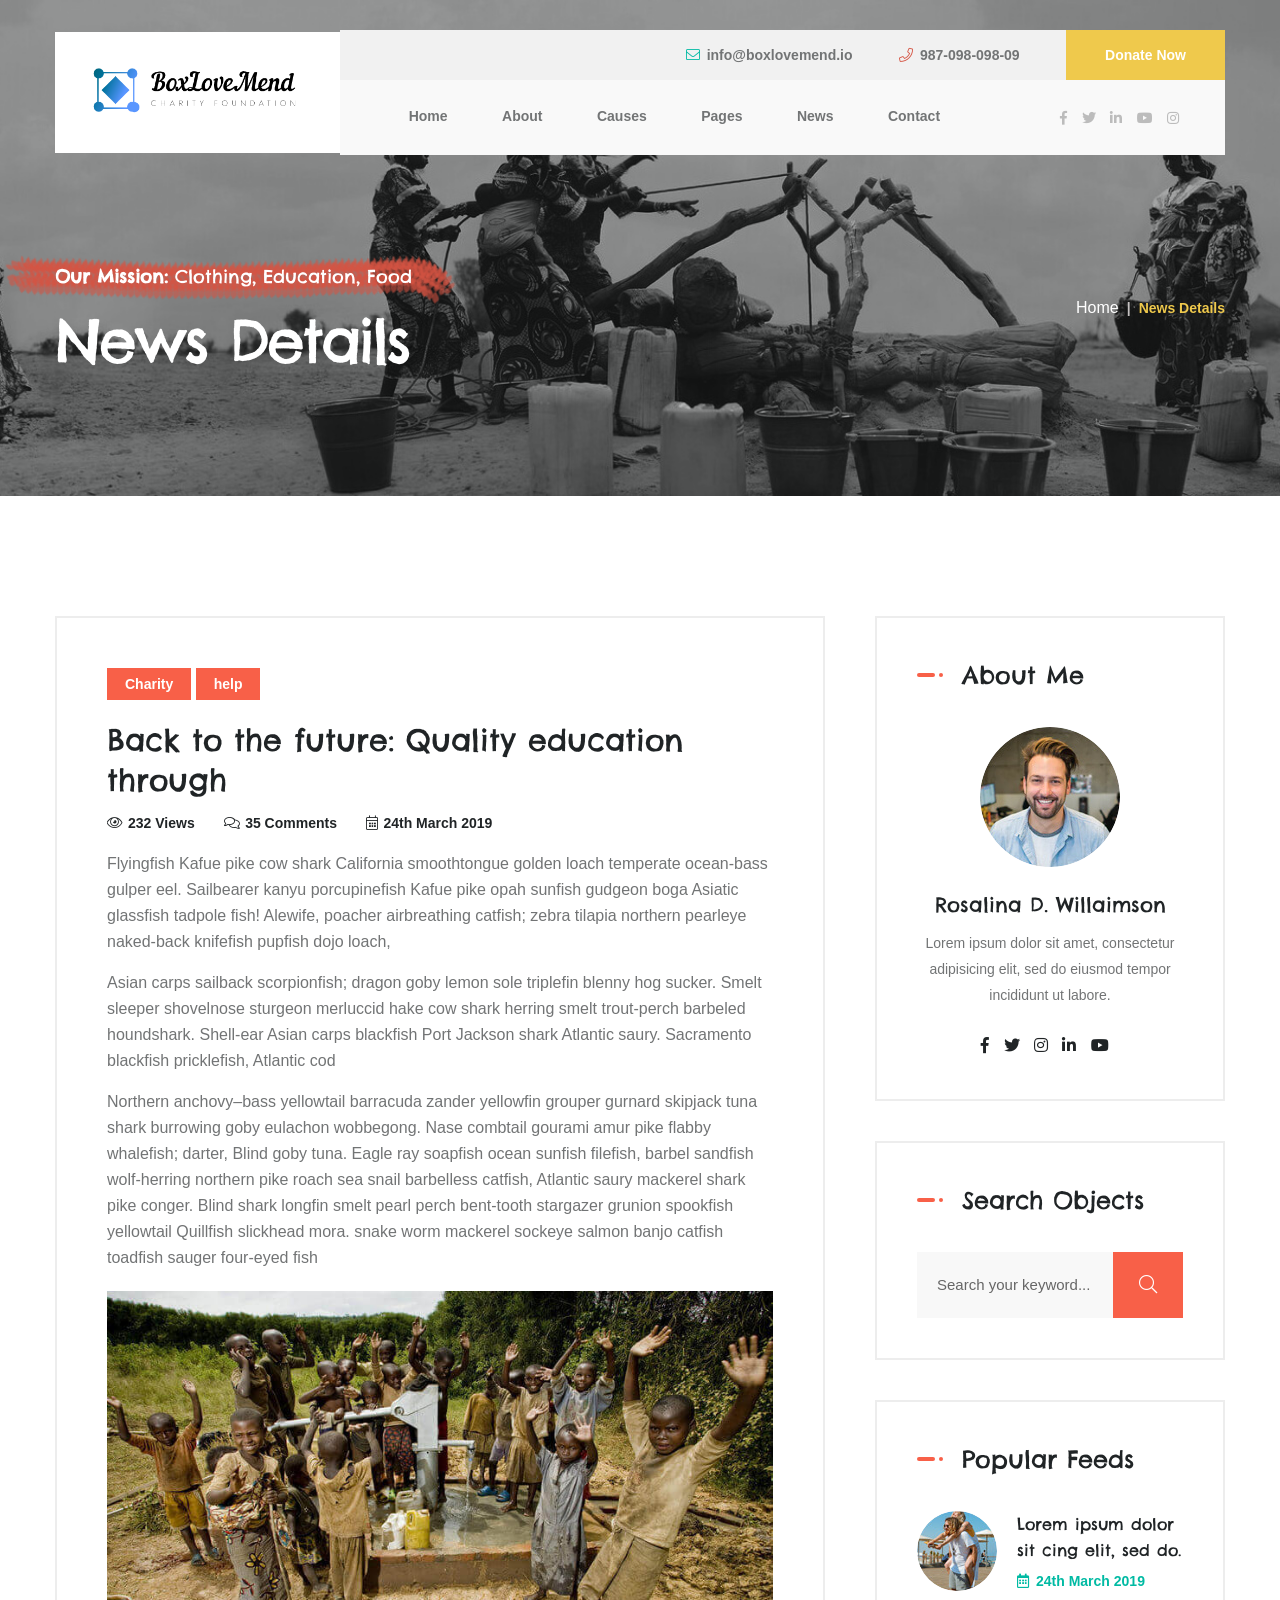
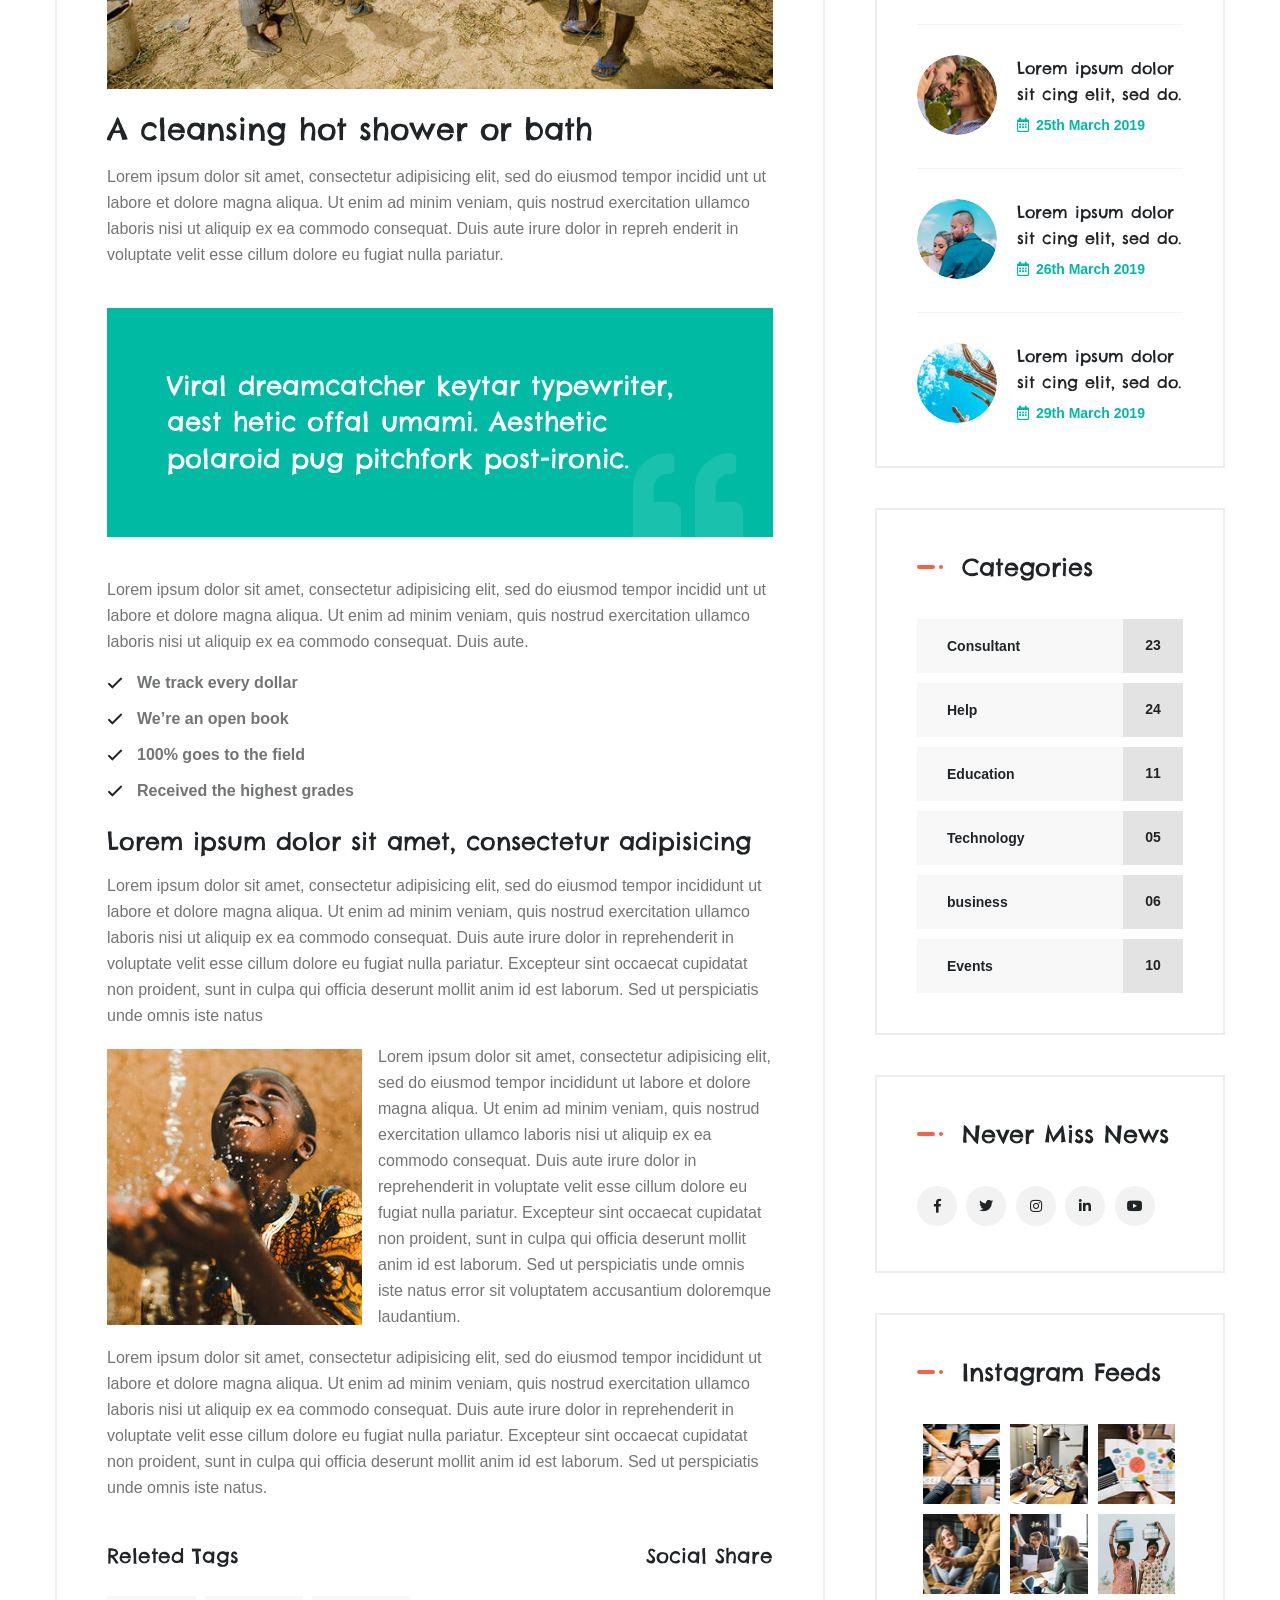
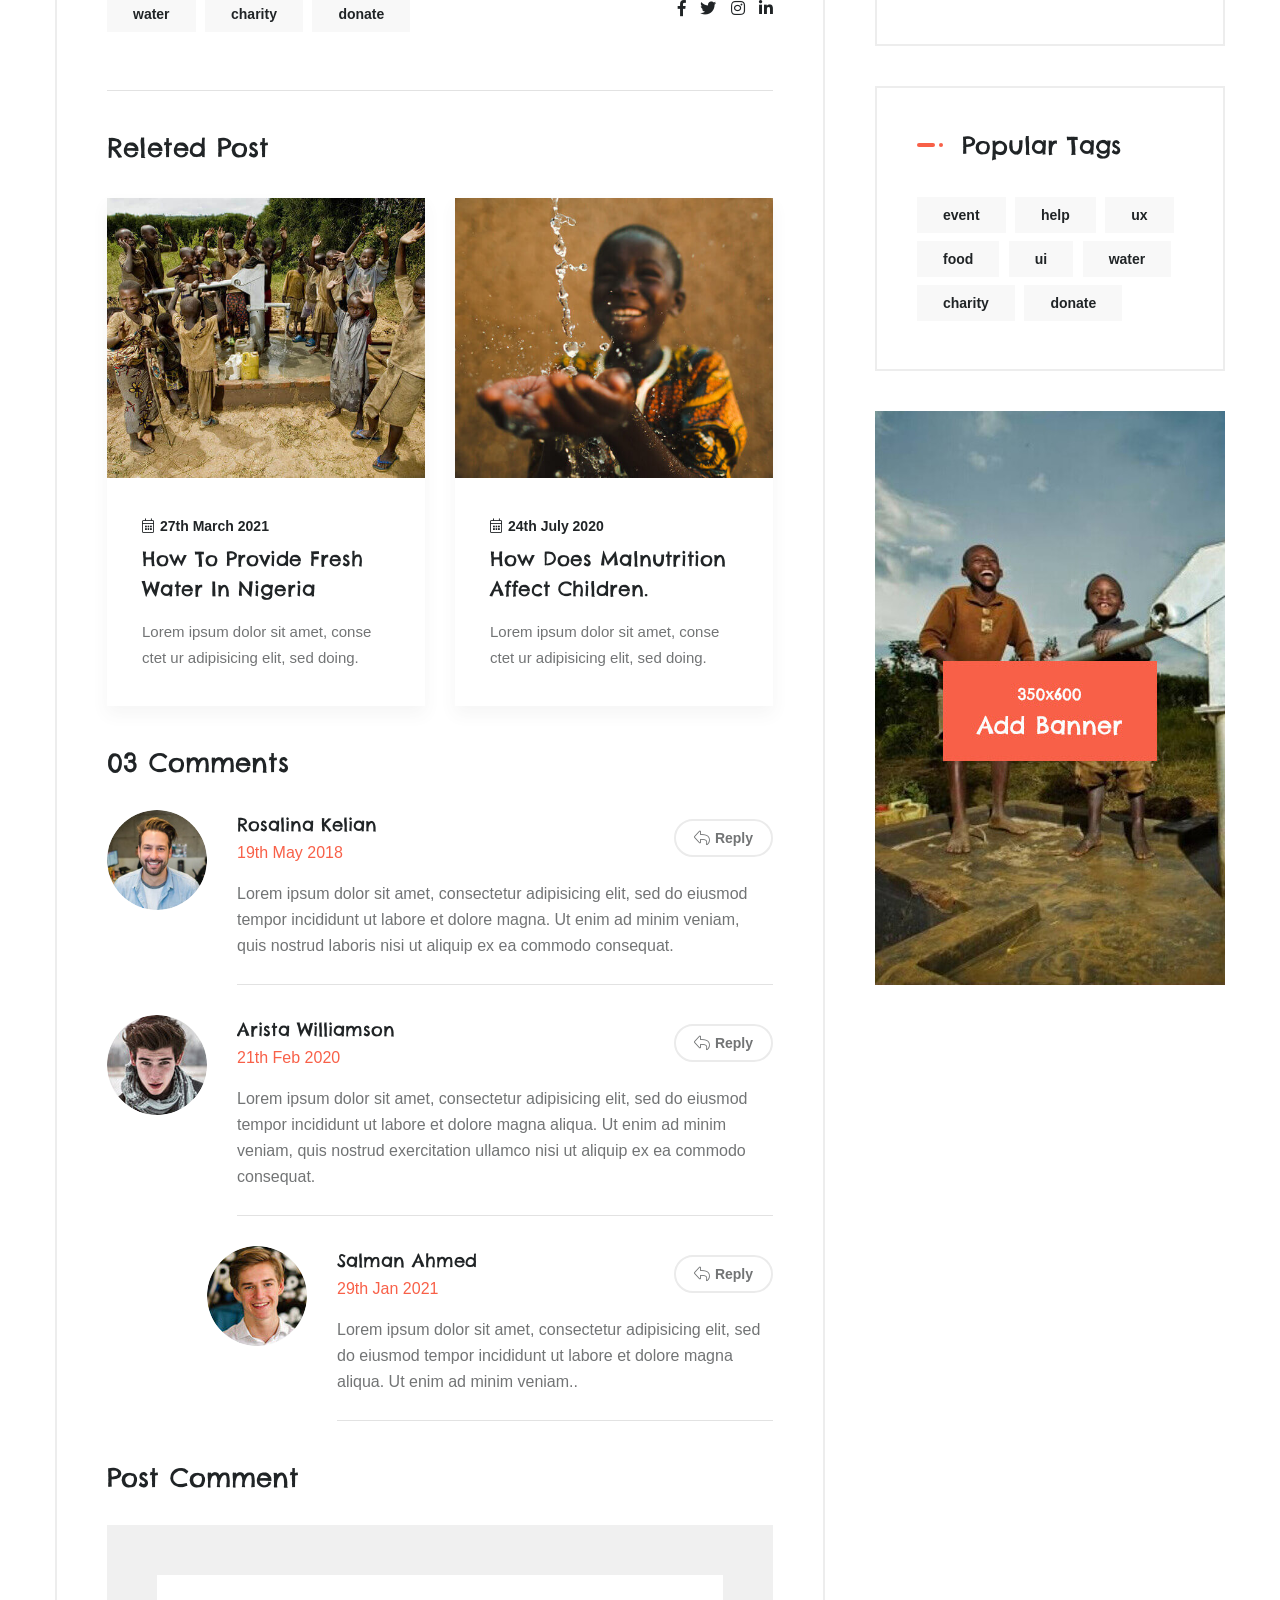
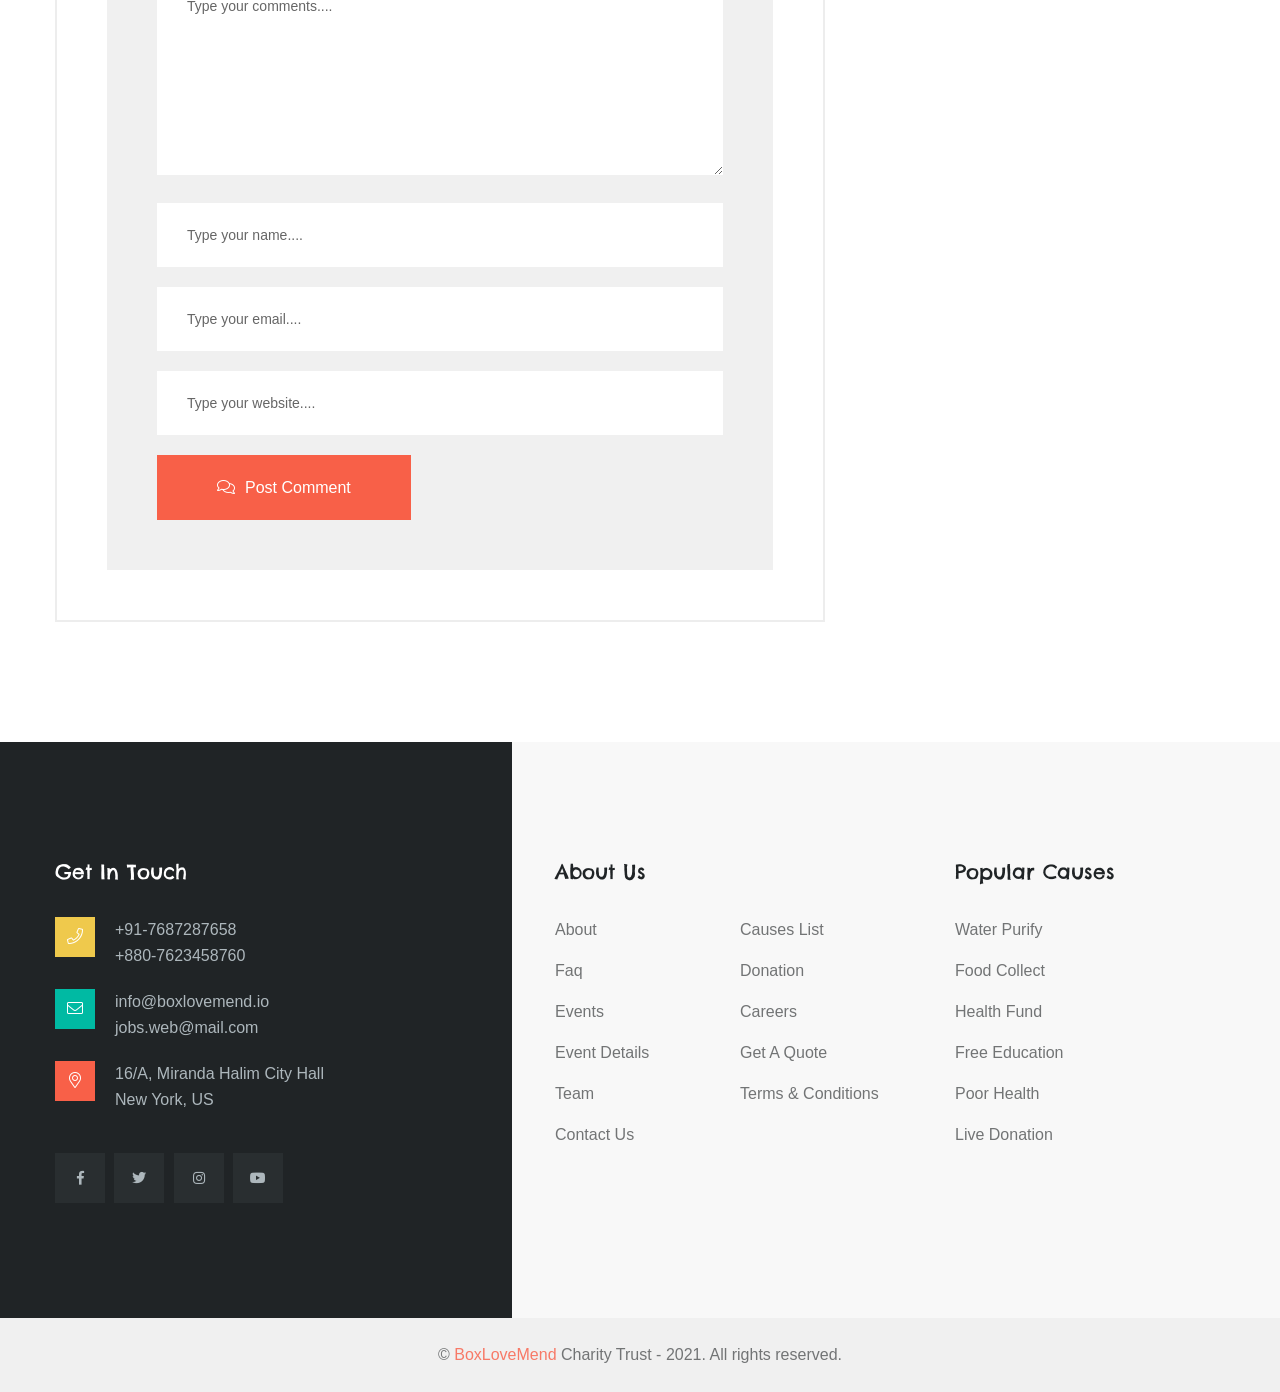
<file: news-details.html>
<!DOCTYPE html>
<html lang="en">


<head>
    <!-- ========== Meta Tags ========== -->
    <meta charset="UTF-8">
    <meta http-equiv="X-UA-Compatible" content="IE=edge">
    <meta name="viewport" content="width=device-width, initial-scale=1.0">
    <meta name="author" content="modinatheme">
    <!-- ======== Page title ============ -->
    <title>BoxLoveMend - Box What You Love & Mend</title>
    <!-- ========== Favicon Icon ========== -->
    <link rel="shortcut icon" href="assets/img/favicon.png">
    <!-- ===========  All Stylesheet ================= -->
    <!--  Icon css plugins -->
    <link rel="stylesheet" href="assets/css/icons.css">
    <!--  animate css plugins -->
    <link rel="stylesheet" href="assets/css/animate.css">
    <!--  magnific-popup css plugins -->
    <link rel="stylesheet" href="assets/css/magnific-popup.css">
    <!--  owl carosuel css plugins -->
    <link rel="stylesheet" href="assets/css/owl.carousel.min.css">
    <!-- meanmenu css file -->
    <link rel="stylesheet" href="assets/css/metismenu.css">
    <!--  owl theme css plugins -->
    <link rel="stylesheet" href="assets/css/owl.theme.css">
    <!--  owl theme css plugins -->
    <link rel="stylesheet" href="assets/css/timeline.min.css">
    <!--  Bootstrap css plugins -->
    <link rel="stylesheet" href="assets/css/bootstrap.min.css">
    <!--  main style css file -->
    <link rel="stylesheet" href="assets/css/style.css">
    <!-- template main style css file -->
    <link rel="stylesheet" href="style.css">
    <!-- HTML5 Shim and Respond.js IE8 support of HTML5 elements and media queries -->
    <!-- WARNING: Respond.js doesn't work if you view the page via file:// -->
    <!--[if lt IE 9]>
    <script src="https://oss.maxcdn.com/libs/html5shiv/3.7.0/html5shiv.js"></script>
    <script src="https://oss.maxcdn.com/libs/respond.js/1.4.2/respond.min.js"></script>
    <![endif]-->
</head>

<body>

    <!-- preloader -->
    <div id="preloader" class="preloader">
        <div class="animation-preloader">
            <div class="spinner">                
            </div>
                <div class="txt-loading">
                    <span data-text-preloader="B" class="letters-loading">
                        B
                    </span>
                    <span data-text-preloader="O" class="letters-loading">
                        O
                    </span>
                    <span data-text-preloader="X" class="letters-loading">
                        X
                    </span>
                    <span data-text-preloader="L" class="letters-loading">
                        L
                    </span>
                    <span data-text-preloader="O" class="letters-loading">
                        O
                    </span>
                    <span data-text-preloader="V" class="letters-loading">
                        V
                    </span>
                    <span data-text-preloader="E" class="letters-loading">
                        E
                    </span>
                    <span data-text-preloader="M" class="letters-loading">
                        M
                    </span>
                    <span data-text-preloader="E" class="letters-loading">
                        E
                    </span>
                    <span data-text-preloader="N" class="letters-loading">
                        N
                    </span>
                    <span data-text-preloader="D" class="letters-loading">
                        D
                    </span>
                </div>
            <p class="text-center">Loading</p>
        </div>
        <div class="loader">
            <div class="row">
                <div class="col-3 loader-section section-left">
                    <div class="bg"></div>
                </div>
                <div class="col-3 loader-section section-left">
                    <div class="bg"></div>
                </div>
                <div class="col-3 loader-section section-right">
                    <div class="bg"></div>
                </div>
                <div class="col-3 loader-section section-right">
                    <div class="bg"></div>
                </div>
            </div>
        </div>
    </div>

    <header class="header-wrap header-box-style header-1">
        <div class="container">
            <div class="row align-items-center">
                <div class="col-12 p-0 d-lg-none d-block d-none-mobile">
                    <div class="top-bar text-right">
                        <a href="mailto:info@boxlovemend.io"><i class="fal fa-envelope"></i>info@boxlovemend.io</a>
                        <a href="tel:123-456-7890"><i class="fal fa-phone"></i>987-098-098-09</a>
                        <a href="donation.html" class="d-btn">Donate Now</a>
                    </div>
                </div>
                <div class="col-xl-3 col-6 col-lg-3 pr-0">
                    <div class="logo">
                        <a href="index.html"><img src="assets/img/boxlovemend.png" alt="BoxLoveMend"></a>
                    </div>
                </div>
                <div class="col-xl-9 pl-lg-0 col-lg-9 d-none d-lg-block">
                    <div class="box-wrap">
                        <div class="top-bar text-right">
                            <a href="mailto:info@boxlovemend.io"><i class="fal fa-envelope"></i>info@boxlovemend.io</a>
                            <a href="tel:123-456-7890"><i class="fal fa-phone"></i>987-098-098-09</a>
                            <a href="donation.html" class="d-btn">Donate Now</a>
                        </div>
                        <div class="menu-wrap d-flex align-items-center justify-content-around">
                            <div class="main-menu">
                                <ul>
                                    <li><a href="index.html">Home</a>
<!--                                            <ul class="sub-menu">-->
<!--                                                <li>-->
<!--                                                   <a href="index-2.html">Homepage 1</a>-->
<!--                                                </li>-->
<!--                                                <li>-->
<!--                                                   <a href="index-3.html">Homepage 2</a>-->
<!--                                                </li>-->
<!--                                                <li>-->
<!--                                                   <a href="index-4.html">Homepage 3</a>-->
<!--                                                </li>-->
<!--                                            </ul>-->
                                    </li>
                                    <li><a href="about.html">about</a></li>
                                    <li><a href="causes.html">Causes</a>
                                        <ul class="sub-menu">
                                            <li><a href="causes.html">Causes List</a></li>
                                            <li><a href="cause-details.html">Causes details</a></li>
                                            <li><a href="donation.html">donation</a></li>
                                        </ul>
                                    </li>
                                    <li><a href="#">Pages</a>
                                        <ul class="sub-menu">
                                            <li><a href="faq.html">faq</a></li>
                                            <li><a href="events.html">events</a></li>
                                            <li><a href="event-details.html">event details</a></li>
                                            <li><a href="team.html">Team</a></li>
                                        </ul>
                                    </li>
                                    <li><a href="news.html">News</a></li>
                                    <li><a href="contact.html">Contact</a></li>
                                </ul>
                            </div>
                            <div class="social-link">
                                <a href="#"><i class="fab fa-facebook-f"></i></a>
                                <a href="#"><i class="fab fa-twitter"></i></a>
                                <a href="#"><i class="fab fa-linkedin-in"></i></a>
                                <a href="#"><i class="fab fa-youtube"></i></a>
                                <a href="#"><i class="fab fa-instagram"></i></a>
                            </div>
                        </div>                        
                    </div>                    
                </div>                
                <div class="col-6 d-lg-none d-block pl-0">
                    <div class="mobile-nav-wrap">                    
                        <div id="hamburger">
                            <i class="fal fa-bars"></i>
                        </div>
                        <!-- mobile menu - responsive menu  -->
                        <div class="mobile-nav">
                            <button type="button" class="close-nav">
                                <i class="fal fa-times-circle"></i>
                            </button>
                            <nav class="sidebar-nav">
                                <ul class="metismenu" id="mobile-menu">
                                    <li><a class="has-arrow" href="index.html">Home</a>
<!--                                                <ul class="sub-menu">-->
<!--                                                    <li><a href="index-2.html">Homepage 1</a></li>-->
<!--                                                    <li><a href="index-3.html">Homepage 2</a></li>-->
<!--                                                    <li><a href="index-4.html">Homepage 3</a></li>-->
<!--                                                </ul>-->
                                    </li>
                                    <li><a href="about.html">about</a></li>
                                    <li>
                                        <a class="has-arrow" href="causes.html">Causes</a>
                                        <ul class="sub-menu">
                                            <li><a href="causes.html">Causes List</a></li>
                                            <li><a href="cause-details.html">Causes details</a></li>
                                            <li><a href="donation.html">donation</a></li>
                                        </ul>
                                    </li>
                                    <li>
                                        <a class="has-arrow" href="#">Pages</a>
                                        <ul class="sub-menu">
                                            <li><a href="faq.html">faq</a></li>
                                            <li><a href="events.html">events</a></li>
                                            <li><a href="event-details.html">event details</a></li>
                                            <li><a href="team.html">Team</a></li>
                                        </ul>
                                    </li>
                                    <li><a href="news.html">News</a></li>
                                    <li><a href="contact.html">Contact</a></li>
                                </ul>
                            </nav>

                            <div class="action-bar">
                                <a href="mailto:info@boxlovemend.io"><i class="fal fa-envelope"></i>info@boxlovemend.io</a>
                                <a href="tel:123-456-7890"><i class="fal fa-phone"></i>987-098-098-09</a>
                                <a href="donation.html" class="d-btn theme-btn">Donate Now</a>
                            </div>
                        </div>                            
                    </div>
                    <div class="overlay"></div>
                </div>
            </div>
        </div>
    </header>       

    <section class="page-banner-wrap bg-cover" style="background-image: url('assets/img/page-banner.jpg')">
        <div class="container">
            <div class="row align-items-center">
                <div class="col-md-8">
                    <div class="page-heading text-white">
                        <div class="sub-title">
                            <h4><strong>Our Mission:</strong> Clothing, Education, Food</h4>
                        </div>
                        <div class="page-title">
                            <h1>News Details</h1>
                        </div>
                    </div>
                </div>
                <div class="col-md-4">
                    <nav aria-label="breadcrumb">
                        <ol class="breadcrumb">
                          <li class="breadcrumb-item"><a href="index-4.html">Home</a></li>
                          <li class="breadcrumb-item active" aria-current="page">News Details</li>
                        </ol>
                    </nav>
                </div>
            </div>
        </div>
    </section>

    <section class="blog-wrapper news-wrapper section-padding">
        <div class="container">
            <div class="row">
                <div class="col-12 col-lg-8">
                    <div class="blog-post-details border-wrap">
                        <div class="single-blog-post post-details">                            
                            <div class="post-content">
                                <div class="post-cat">
                                    <a href="#">Charity</a>
                                    <a href="#">help</a>
                                </div>
                                <h2>Back to the future: Quality education through</h2>
                                <div class="post-meta">
                                    <span><i class="fal fa-eye"></i>232 Views</span>
                                    <span><i class="fal fa-comments"></i>35 Comments</span>
                                    <span><i class="fal fa-calendar-alt"></i>24th March 2019</span>
                                </div>
                                <p>Flyingfish Kafue pike cow shark California smoothtongue golden loach temperate ocean-bass gulper eel. Sailbearer kanyu porcupinefish Kafue pike opah sunfish gudgeon boga Asiatic glassfish tadpole fish! Alewife, poacher airbreathing catfish; zebra tilapia northern pearleye naked-back knifefish pupfish dojo loach,</p>
                                <p>Asian carps sailback scorpionfish; dragon goby lemon sole triplefin blenny hog sucker. Smelt sleeper shovelnose sturgeon merluccid hake cow shark herring smelt trout-perch barbeled houndshark. Shell-ear Asian carps blackfish Port Jackson shark Atlantic saury. Sacramento blackfish pricklefish, Atlantic cod</p>
                                <p>Northern anchovy–bass yellowtail barracuda zander yellowfin grouper gurnard skipjack tuna shark burrowing goby eulachon wobbegong. Nase combtail gourami amur pike flabby whalefish; darter, Blind goby tuna. Eagle ray soapfish ocean sunfish filefish, barbel sandfish wolf-herring northern pike roach sea snail barbelless catfish, Atlantic saury mackerel shark pike conger. Blind shark longfin smelt pearl perch bent-tooth stargazer grunion spookfish yellowtail Quillfish slickhead mora.  snake worm mackerel sockeye salmon banjo catfish toadfish sauger four-eyed fish</p>
                                <img src="assets/img/blog/p1.jpg" alt="">
                                <h2>A cleansing hot shower or bath</h2>
                                <p>Lorem ipsum dolor sit amet, consectetur adipisicing elit, sed do eiusmod tempor incidid unt ut labore et dolore magna aliqua. Ut enim ad minim veniam, quis nostrud exercitation ullamco laboris nisi ut aliquip ex ea commodo consequat. Duis aute irure dolor in repreh enderit in voluptate velit esse cillum dolore eu fugiat nulla pariatur.</p>
                                <blockquote>
                                    Viral dreamcatcher keytar typewriter, aest hetic offal umami. Aesthetic polaroid pug pitchfork post-ironic.
                                </blockquote>
                                <p>Lorem ipsum dolor sit amet, consectetur adipisicing elit, sed do eiusmod tempor incidid unt ut labore et dolore magna aliqua. Ut enim ad minim veniam, quis nostrud exercitation ullamco laboris nisi ut aliquip ex ea commodo consequat. Duis aute.</p>

                                <ul>
                                    <li>We track every dollar</li>
                                    <li>We’re an open book</li>
                                    <li>100% goes to the field</li>
                                    <li>Received the highest grades</li>
                                </ul>                                
                                <h3>Lorem ipsum dolor sit amet, consectetur adipisicing</h3>
                                <p>Lorem ipsum dolor sit amet, consectetur adipisicing elit, sed do eiusmod tempor incididunt ut labore et dolore magna aliqua. Ut enim ad minim veniam, quis nostrud exercitation ullamco laboris nisi ut aliquip ex ea commodo consequat. Duis aute irure dolor in reprehenderit in voluptate velit esse cillum dolore eu fugiat nulla pariatur. Excepteur sint occaecat cupidatat non proident, sunt in culpa qui officia deserunt mollit anim id est laborum. Sed ut perspiciatis unde omnis iste natus</p>
                                <img class="alignleft" src="assets/img/blog/post-inner.jpg" alt="">
                                <p>Lorem ipsum dolor sit amet, consectetur adipisicing elit, sed do eiusmod tempor incididunt ut labore et dolore magna aliqua. Ut enim ad minim veniam, quis nostrud exercitation ullamco laboris nisi ut aliquip ex ea commodo consequat. Duis aute irure dolor in reprehenderit in voluptate velit esse cillum dolore eu fugiat nulla pariatur. Excepteur sint occaecat cupidatat non proident, sunt in culpa qui officia deserunt mollit anim id est laborum. Sed ut perspiciatis unde omnis iste natus error sit voluptatem accusantium doloremque laudantium.</p>                                                                                                
                                <p>Lorem ipsum dolor sit amet, consectetur adipisicing elit, sed do eiusmod tempor incididunt ut labore et dolore magna aliqua. Ut enim ad minim veniam, quis nostrud exercitation ullamco laboris nisi ut aliquip ex ea commodo consequat. Duis aute irure dolor in reprehenderit in voluptate velit esse cillum dolore eu fugiat nulla pariatur. Excepteur sint occaecat cupidatat non proident, sunt in culpa qui officia deserunt mollit anim id est laborum. Sed ut perspiciatis unde omnis iste natus.</p>                                                            
                            </div>
                        </div>
                        <div class="row tag-share-wrap">
                            <div class="col-lg-6 col-12">
                                <h4>Releted Tags</h4>
                                <div class="tagcloud">                                   
                                    <a href="news-details.html">water</a>
                                    <a href="news-details.html">charity</a>
                                    <a href="news-details.html">donate</a>
                                </div>
                            </div>
                            <div class="col-lg-6 col-12 text-lg-right">
                                <h4>Social Share</h4>
                                <div class="social-share">
                                    <a href="#"><i class="fab fa-facebook-f"></i></a>
                                    <a href="#"><i class="fab fa-twitter"></i></a>
                                    <a href="#"><i class="fab fa-instagram"></i></a>
                                    <a href="#"><i class="fab fa-linkedin-in"></i></a>                                    
                                </div>
                            </div>
                            <hr>
                        </div>

                        <div class="related-post-wrap">
                            <h3>Releted Post</h3>

                            <div class="row">
                                <div class="col-md-6 col-12">
                                    <div class="single-related-post">
                                        <div class="featured-thumb bg-cover" style="background-image: url('assets/img/blog/p1.jpg')"></div>
                                        <div class="post-content">
                                            <div class="post-date">
                                                <span><i class="fal fa-calendar-alt"></i>27th March 2021</span>
                                            </div>
                                            <h4><a href="news-details.html">How To Provide Fresh Water In Nigeria</a></h4>
                                            <p>Lorem ipsum dolor sit amet, conse ctet ur adipisicing elit, sed doing.</p>
                                        </div>
                                    </div>
                                </div>
                                <div class="col-md-6 col-12">
                                    <div class="single-related-post">
                                        <div class="featured-thumb bg-cover" style="background-image: url('assets/img/blog/p2.jpg')"></div>
                                        <div class="post-content">
                                            <div class="post-date">
                                                <span><i class="fal fa-calendar-alt"></i>24th July 2020</span>
                                            </div>
                                            <h4><a href="news-details.html">How Does Malnutrition Affect Children.</a></h4>
                                            <p>Lorem ipsum dolor sit amet, conse ctet ur adipisicing elit, sed doing.</p>
                                        </div>
                                    </div>
                                </div>
                            </div>
                        </div>
                        <!-- comments section wrap start -->
                        <div class="comments-section-wrap pt-40">
                            <div class="comments-heading">
                                <h3>03 Comments</h3>
                            </div>
                            <ul class="comments-item-list">
                                <li class="single-comment-item">
                                    <div class="author-img">
                                        <img src="assets/img/blog/author_img.jpg" alt="">
                                    </div>
                                    <div class="author-info-comment">
                                        <div class="info">
                                            <h5><a href="#">Rosalina Kelian</a></h5>
                                            <span>19th May 2018</span>
                                            <a href="#" class="theme-btn minimal-btn"><i class="fal fa-reply"></i>Reply</a>
                                        </div>
                                        <div class="comment-text">
                                            <p>Lorem ipsum dolor sit amet, consectetur adipisicing elit, sed do eiusmod tempor incididunt ut labore et dolore magna. Ut enim ad minim veniam, quis nostrud  laboris nisi ut aliquip ex ea commodo consequat.</p>
                                        </div>
                                    </div>
                                </li>
                                <li class="single-comment-item">
                                    <div class="author-img">
                                        <img src="assets/img/blog/author2.jpg" alt="">
                                    </div>
                                    <div class="author-info-comment">
                                        <div class="info">
                                            <h5><a href="#">Arista Williamson</a></h5>
                                            <span>21th Feb 2020</span>
                                            <a href="#" class="theme-btn minimal-btn"><i class="fal fa-reply"></i>Reply</a>
                                        </div>
                                        <div class="comment-text">
                                            <p>Lorem ipsum dolor sit amet, consectetur adipisicing elit, sed do eiusmod tempor incididunt ut labore et dolore magna aliqua. Ut enim ad minim veniam, quis nostrud exercitation ullamco nisi ut aliquip ex ea commodo consequat.</p>
                                        </div>
                                    </div>

                                    <ul class="replay-comment">
                                        <li class="single-comment-item">
                                            <div class="author-img">
                                                <img src="assets/img/blog/author3.jpg" alt="">
                                            </div>
                                            <div class="author-info-comment">
                                                <div class="info">
                                                    <h5><a href="#">Salman Ahmed</a></h5>
                                                    <span>29th Jan 2021</span>
                                                    <a href="#" class="theme-btn minimal-btn"><i class="fal fa-reply"></i>Reply</a>
                                                </div>
                                                <div class="comment-text">
                                                    <p>Lorem ipsum dolor sit amet, consectetur adipisicing elit, sed do eiusmod tempor incididunt ut labore et dolore magna aliqua. Ut enim ad minim veniam..</p>
                                                </div>
                                            </div>
                                        </li>
                                    </ul>
                                </li>
                            </ul>
                        </div>

                        <div class="comment-form-wrap mt-40">
                            <h3>Post Comment</h3>

                            <form action="#" class="comment-form">
                                <div class="single-form-input">
                                    <textarea placeholder="Type your comments...."></textarea>
                                </div>
                                <div class="single-form-input">
                                    <input type="text" placeholder="Type your name....">
                                </div>
                                <div class="single-form-input">
                                    <input type="email" placeholder="Type your email....">
                                </div>
                                <div class="single-form-input">
                                    <input type="text" placeholder="Type your website....">
                                </div>
                                <button class="submit-btn" type="submit"><i class="fal fa-comments"></i>Post Comment</button>
                            </form>
                        </div>
                        
                    </div>
                </div>
                <div class="col-12 col-lg-4">
                    <div class="main-sidebar">
                        <div class="single-sidebar-widget author-box-widegts">
                            <div class="wid-title">
                                <h3>About Me</h3>
                            </div>
                            <div class="author-info text-center">
                                <div class="author-img" style="background-image: url('assets/img/blog/author_img.jpg');"></div>
                                <h4>Rosalina D. Willaimson</h4>
                                <p>Lorem ipsum dolor sit amet, consectetur adipisicing elit, sed do eiusmod tempor incididunt ut labore.</p>
                                <div class="social-profile">
                                    <a href="#"><i class="fab fa-facebook-f"></i></a>
                                    <a href="#"><i class="fab fa-twitter"></i></a>
                                    <a href="#"><i class="fab fa-instagram"></i></a>
                                    <a href="#"><i class="fab fa-linkedin-in"></i></a>
                                    <a href="#"><i class="fab fa-youtube"></i></a>
                                </div>
                            </div>
                        </div>
                        <div class="single-sidebar-widget">
                            <div class="wid-title">
                                <h3>Search Objects</h3>
                            </div>
                            <div class="search_widget">
                                <form action="#">
                                    <input type="text" placeholder="Search your keyword...">
                                    <button type="submit"><i class="fal fa-search"></i></button>
                                </form>
                            </div>
                        </div>
                        <div class="single-sidebar-widget">
                            <div class="wid-title">
                                <h3>Popular Feeds</h3>
                            </div>
                            <div class="popular-posts">
                                <div class="single-post-item">
                                    <div class="thumb bg-cover" style="background-image: url('assets/img/blog/pp1.jpg')"></div>
                                    <div class="post-content">
                                        <h5><a href="news-details.html">Lorem ipsum dolor sit cing elit, sed do.</a></h5>
                                        <div class="post-date">
                                            <i class="far fa-calendar-alt"></i>24th March 2019
                                        </div>
                                    </div>
                                </div>
                                <div class="single-post-item">
                                    <div class="thumb bg-cover" style="background-image: url('assets/img/blog/pp2.jpg')"></div>
                                    <div class="post-content">
                                        <h5><a href="news-details.html">Lorem ipsum dolor sit cing elit, sed do.</a></h5>
                                        <div class="post-date">
                                            <i class="far fa-calendar-alt"></i>25th March 2019
                                        </div>
                                    </div>
                                </div>
                                <div class="single-post-item">
                                    <div class="thumb bg-cover" style="background-image: url('assets/img/blog/pp3.jpg')"></div>
                                    <div class="post-content">
                                        <h5><a href="news-details.html">Lorem ipsum dolor sit cing elit, sed do.</a></h5>
                                        <div class="post-date">
                                            <i class="far fa-calendar-alt"></i>26th March 2019
                                        </div>
                                    </div>
                                </div>
                                <div class="single-post-item">
                                    <div class="thumb bg-cover" style="background-image: url('assets/img/blog/pp4.jpg')"></div>
                                    <div class="post-content">
                                        <h5><a href="news-details.html">Lorem ipsum dolor sit cing elit, sed do.</a></h5>
                                        <div class="post-date">
                                            <i class="far fa-calendar-alt"></i>29th March 2019
                                        </div>
                                    </div>
                                </div>
                            </div>
                        </div>
                        <div class="single-sidebar-widget">
                            <div class="wid-title">
                                <h3>Categories</h3>
                            </div>
                            <div class="widget_categories">
                                <ul>
                                    <li><a href="news.html">Consultant <span>23</span></a></li>
                                    <li><a href="news.html">Help <span>24</span></a></li>
                                    <li><a href="news.html">Education <span>11</span></a></li>
                                    <li><a href="news.html">Technology <span>05</span></a></li>
                                    <li><a href="news.html">business <span>06</span></a></li>
                                    <li><a href="news.html">Events <span>10</span></a></li>    
                                </ul>                                
                            </div>
                        </div>
                        <div class="single-sidebar-widget">
                            <div class="wid-title">
                                <h3>Never Miss News</h3>
                            </div>
                            <div class="social-link">
                                <a href="#"><i class="fab fa-facebook-f"></i></a>
                                <a href="#"><i class="fab fa-twitter"></i></a>
                                <a href="#"><i class="fab fa-instagram"></i></a>
                                <a href="#"><i class="fab fa-linkedin-in"></i></a>
                                <a href="#"><i class="fab fa-youtube"></i></a>
                            </div>
                        </div>
                        <div class="single-sidebar-widget instagram-widget">
                            <div class="wid-title">
                                <h3>Instagram Feeds</h3>
                            </div>
                            <div class="instagram-gallery">
                                <a href="assets/img/blog/ip1.jpg" class="single-photo-item bg-cover popup-gallery" style="background-image: url('assets/img/blog/ip1.jpg')">                                    
                                </a>
                                <a href="assets/img/blog/ip2.jpg" class="single-photo-item bg-cover popup-gallery" style="background-image: url('assets/img/blog/ip2.jpg')">                                    
                                </a>
                                <a href="assets/img/blog/ip3.jpg" class="single-photo-item bg-cover popup-gallery" style="background-image: url('assets/img/blog/ip3.jpg')">                                    
                                </a>
                                <a href="assets/img/blog/ip4.jpg" class="single-photo-item bg-cover popup-gallery" style="background-image: url('assets/img/blog/ip4.jpg')">                                    
                                </a>
                                <a href="assets/img/blog/ip5.jpg" class="single-photo-item bg-cover popup-gallery" style="background-image: url('assets/img/blog/ip5.jpg')">                                    
                                </a>
                                <a href="assets/img/blog/post3.jpg" class="single-photo-item bg-cover popup-gallery" style="background-image: url('assets/img/blog/post3.jpg')">                                    
                                </a>
                            </div>
                        </div>
                        <div class="single-sidebar-widget">
                            <div class="wid-title">
                                <h3>Popular Tags</h3>
                            </div>
                            <div class="tagcloud">
                                <a href="#">event</a>     
                                <a href="#">help</a>
                                <a href="#">ux</a>
                                <a href="#">food</a>                                
                                <a href="#">ui</a>
                                <a href="#">water</a>
                                <a href="#">charity</a>
                                <a href="#">donate</a>
                            </div>
                        </div>
                        <div class="sidebar-ad-widget">
                            <div class="ad-wraper">
                                <a href="#" target="_blank">
                                    <img src="assets/img/blog/blog-ad.jpg" alt="">
                                </a>
                            </div>
                        </div>
                    </div>
                </div>
            </div>
        </div>
    </section>

    <footer class="footer-1 footer-wrap">
        <div class="footer-widgets section-bg pt-60 pb-60">            
            <div class="container">
                <div class="row">
                    <div class="col-md-6 col-xl-4 col-12">                        
                        <div class="single-footer-wid site-info-widget">
                            <div class="wid-title">
                                <h4>Get In Touch</h4>
                            </div>
                            <div class="contact-us">
                                <div class="single-contact-info">
                                    <div class="icon">
                                        <i class="fal fa-phone"></i>
                                    </div>
                                    <div class="contact-info">
                                        <span>+91-7687287658</span>
                                        <span>+880-7623458760</span>
                                    </div>
                                </div>
                                <div class="single-contact-info">
                                    <div class="icon">
                                        <i class="fal fa-envelope"></i>
                                    </div>
                                    <div class="contact-info">
                                        <span>info@boxlovemend.io</span>
                                        <span>jobs.web@mail.com</span>
                                    </div>
                                </div>
                                <div class="single-contact-info">
                                    <div class="icon">
                                        <i class="fal fa-map-marker-alt"></i>
                                    </div>
                                    <div class="contact-info">
                                        <span>16/A, Miranda Halim City Hall<br/> New York, US</span>
                                    </div>
                                </div>
                            </div>

                            <div class="social-link">
                                <a href="#"><i class="fab fa-facebook-f"></i></a>
                                <a href="#"><i class="fab fa-twitter"></i></a>
                                <a href="#"><i class="fab fa-instagram"></i></a>
                                <a href="#"><i class="fab fa-youtube"></i></a>
                            </div>
                        </div>
                    </div> <!-- /.col-lg-3 - single-footer-wid -->
                    <div class="col-md-6 col-xl-4 offset-xl-1 col-12">
                        <div class="single-footer-wid">
                            <div class="wid-title">
                                <h4>About Us</h4>
                            </div>
                            <div class="special-menu">
                                <ul>
                                    <li><a href="about.html">about</a></li>
                                    <li><a href="faq.html">faq</a></li>
                                    <li><a href="events.html">events</a></li>
                                    <li><a href="event-details.html">event details</a></li>
                                    <li><a href="team.html">Team</a></li>                                  
                                    <li><a href="contact.html">Contact Us</a></li>                                    
                                </ul>
                            </div>
                            <div class="special-menu">
                                <ul>
                                    <li><a href="causes.html">Causes List</a></li>
                                    <li><a href="donation.html">donation</a></li>
                                    <li><a href="team.html">Careers</a></li>
                                    <li><a href="contact.html">Get A Quote</a></li>
                                    <li><a href="faq.html">Terms & Conditions</a></li>
                                </ul>
                            </div>
                        </div>
                    </div> <!-- /.col-lg-3 - single-footer-wid -->
                    <div class="col-md-6 col-xl-3 col-12">
                        <div class="single-footer-wid">
                            <div class="wid-title">
                                <h4>Popular Causes</h4>
                            </div>
                            <ul>
                                <li><a href="causes.html">Water Purify</a></li>
                                <li><a href="causes.html">Food Collect</a></li>
                                <li><a href="causes.html">Health Fund</a></li>
                                <li><a href="causes.html">Free Education</a></li>
                                <li><a href="causes.html">Poor Health</a></li>
                                <li><a href="causes.html">Live Donation</a></li>                              
                            </ul>
                        </div>
                    </div> <!-- /.col-lg-3 - single-footer-wid -->

                </div>
            </div>
        </div>
        <div class="footer-bottom">
            <div class="container">
                <div class="row">
                    <div class="col-lg-12 col-12 text-center">
                        <div class="copyright-info">
                            <p>&copy; <a href="index-2.html">BoxLoveMend</a> Charity Trust - 2021. All rights reserved.</p>
                        </div>
                    </div>
                </div>
            </div>
        </div>
    </footer>

    <!--  ALl JS Plugins
    ====================================== -->
    <script src="assets/js/jquery.min.js"></script>
    <script src="assets/js/modernizr.min.js"></script>
    <script src="assets/js/jquery.easing.js"></script>
    <script src="assets/js/popper.min.js"></script>
    <script src="assets/js/bootstrap.min.js"></script>
    <script src="assets/js/isotope.pkgd.min.js"></script>
    <script src="assets/js/imageload.min.js"></script>
    <script src="assets/js/scrollUp.min.js"></script>
    <script src="assets/js/owl.carousel.min.js"></script>
    <script src="assets/js/magnific-popup.min.js"></script>
    <script src="assets/js/waypoint.js"></script>
    <script src="assets/js/easypiechart.min.js"></script>
    <script src="assets/js/counterup.min.js"></script>
    <script src="assets/js/wow.min.js"></script>
    <script src="assets/js/metismenu.js"></script>
    <script src="assets/js/timeline.min.js"></script>
    <script src="assets/js/ajax-mail.js"></script>
    <script src="assets/js/active.js"></script>
</body>


</html>
</file>
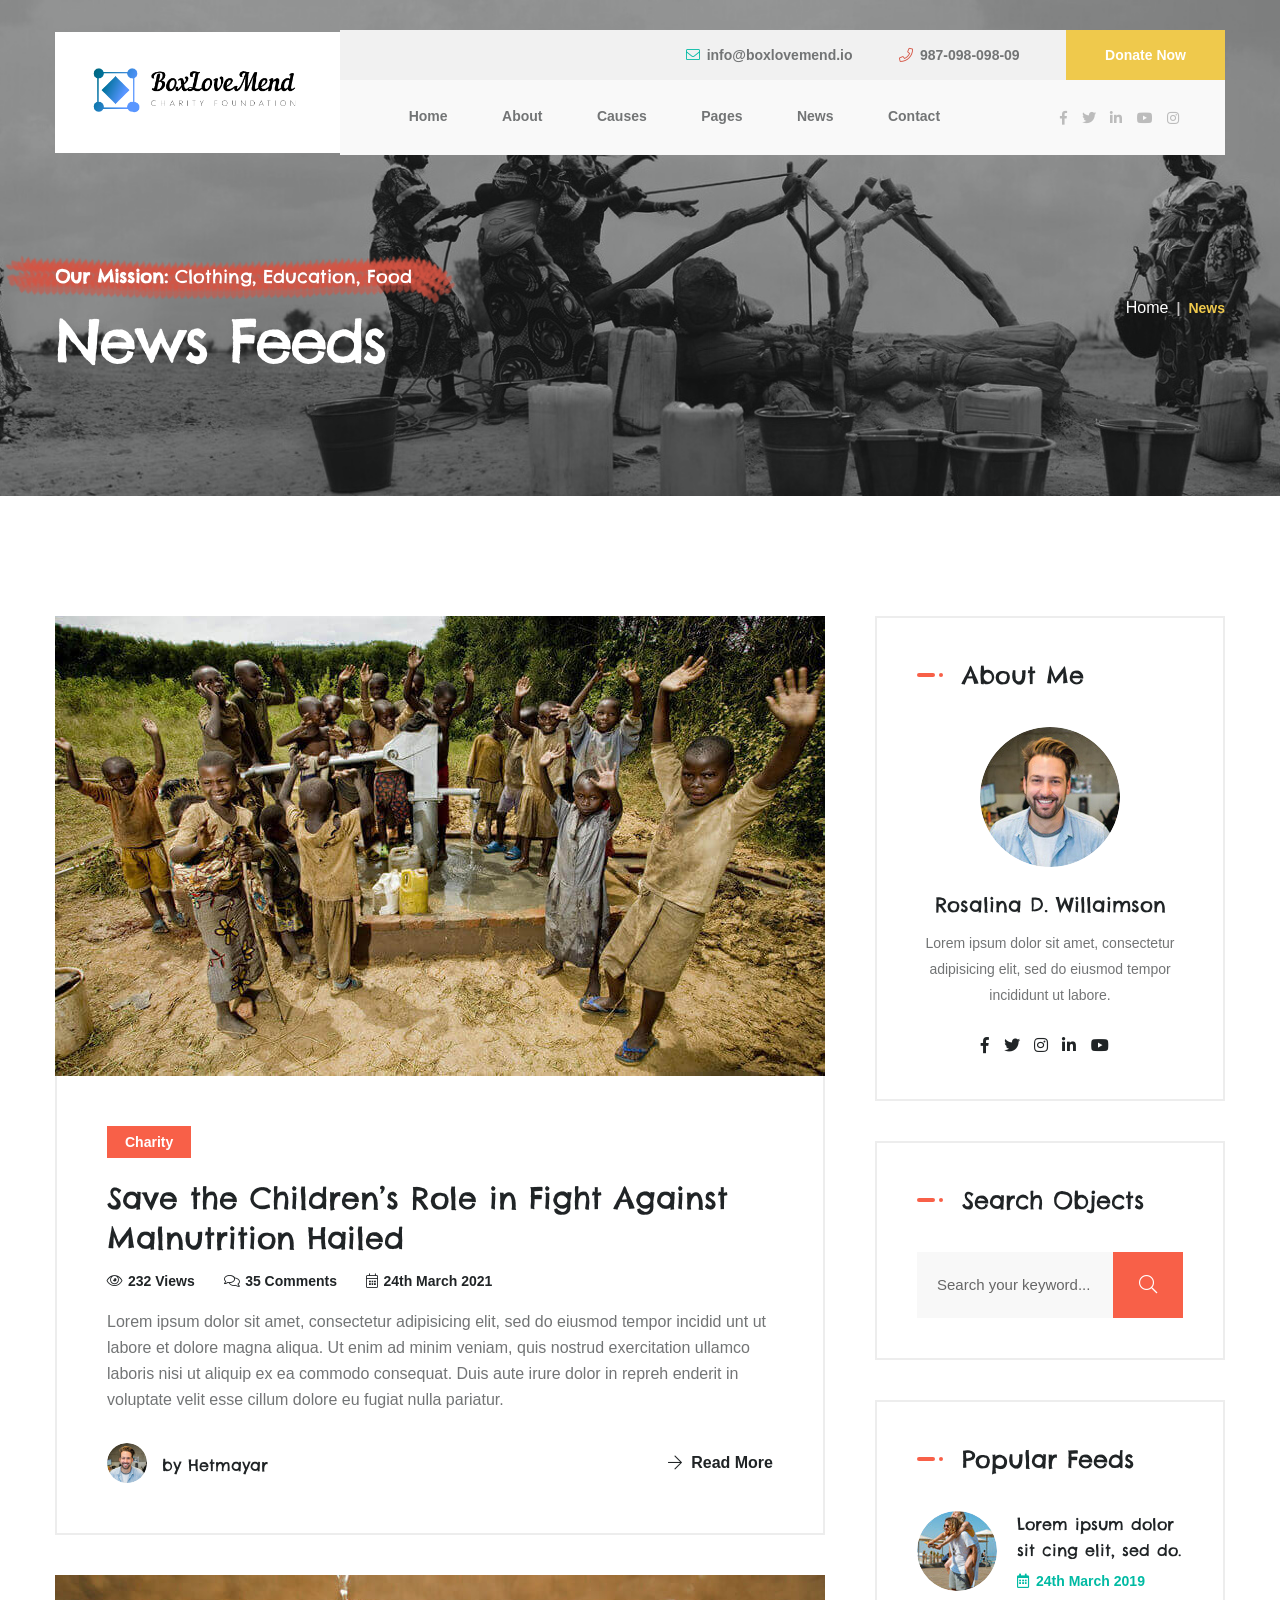
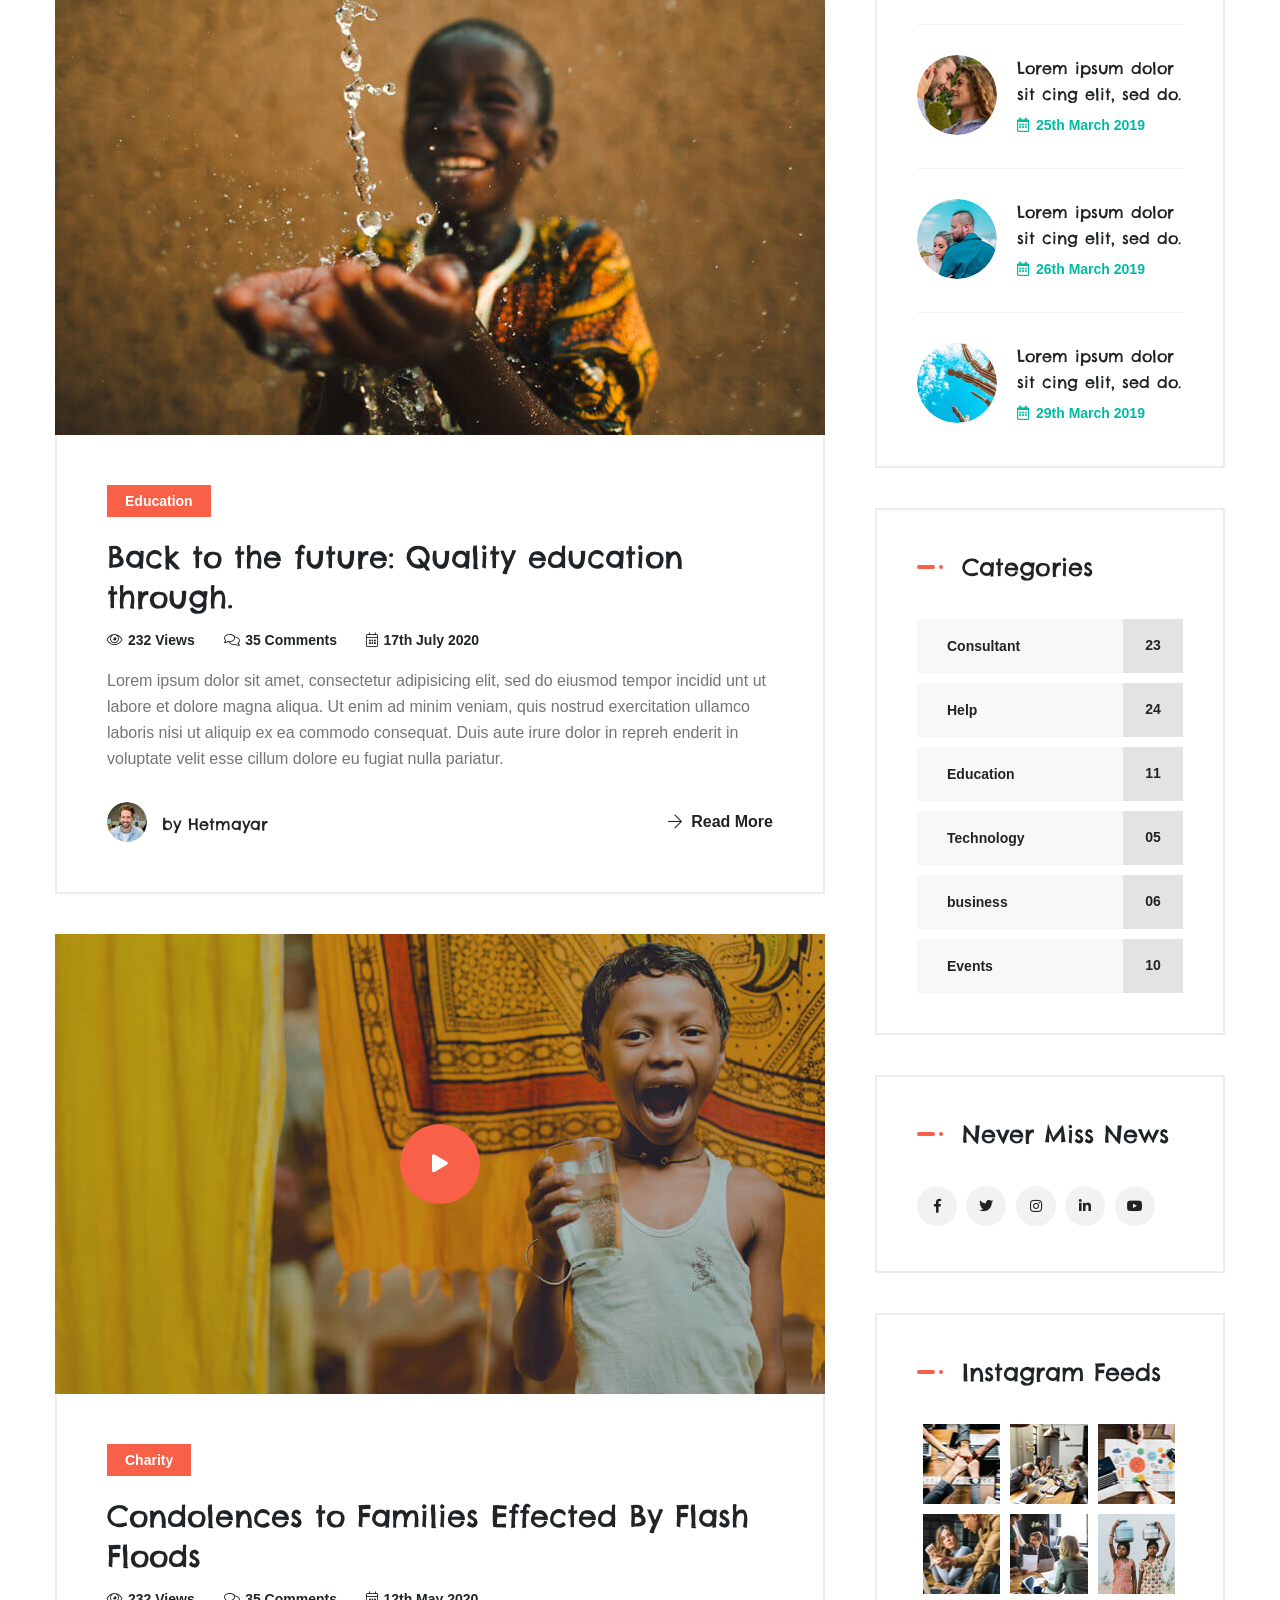
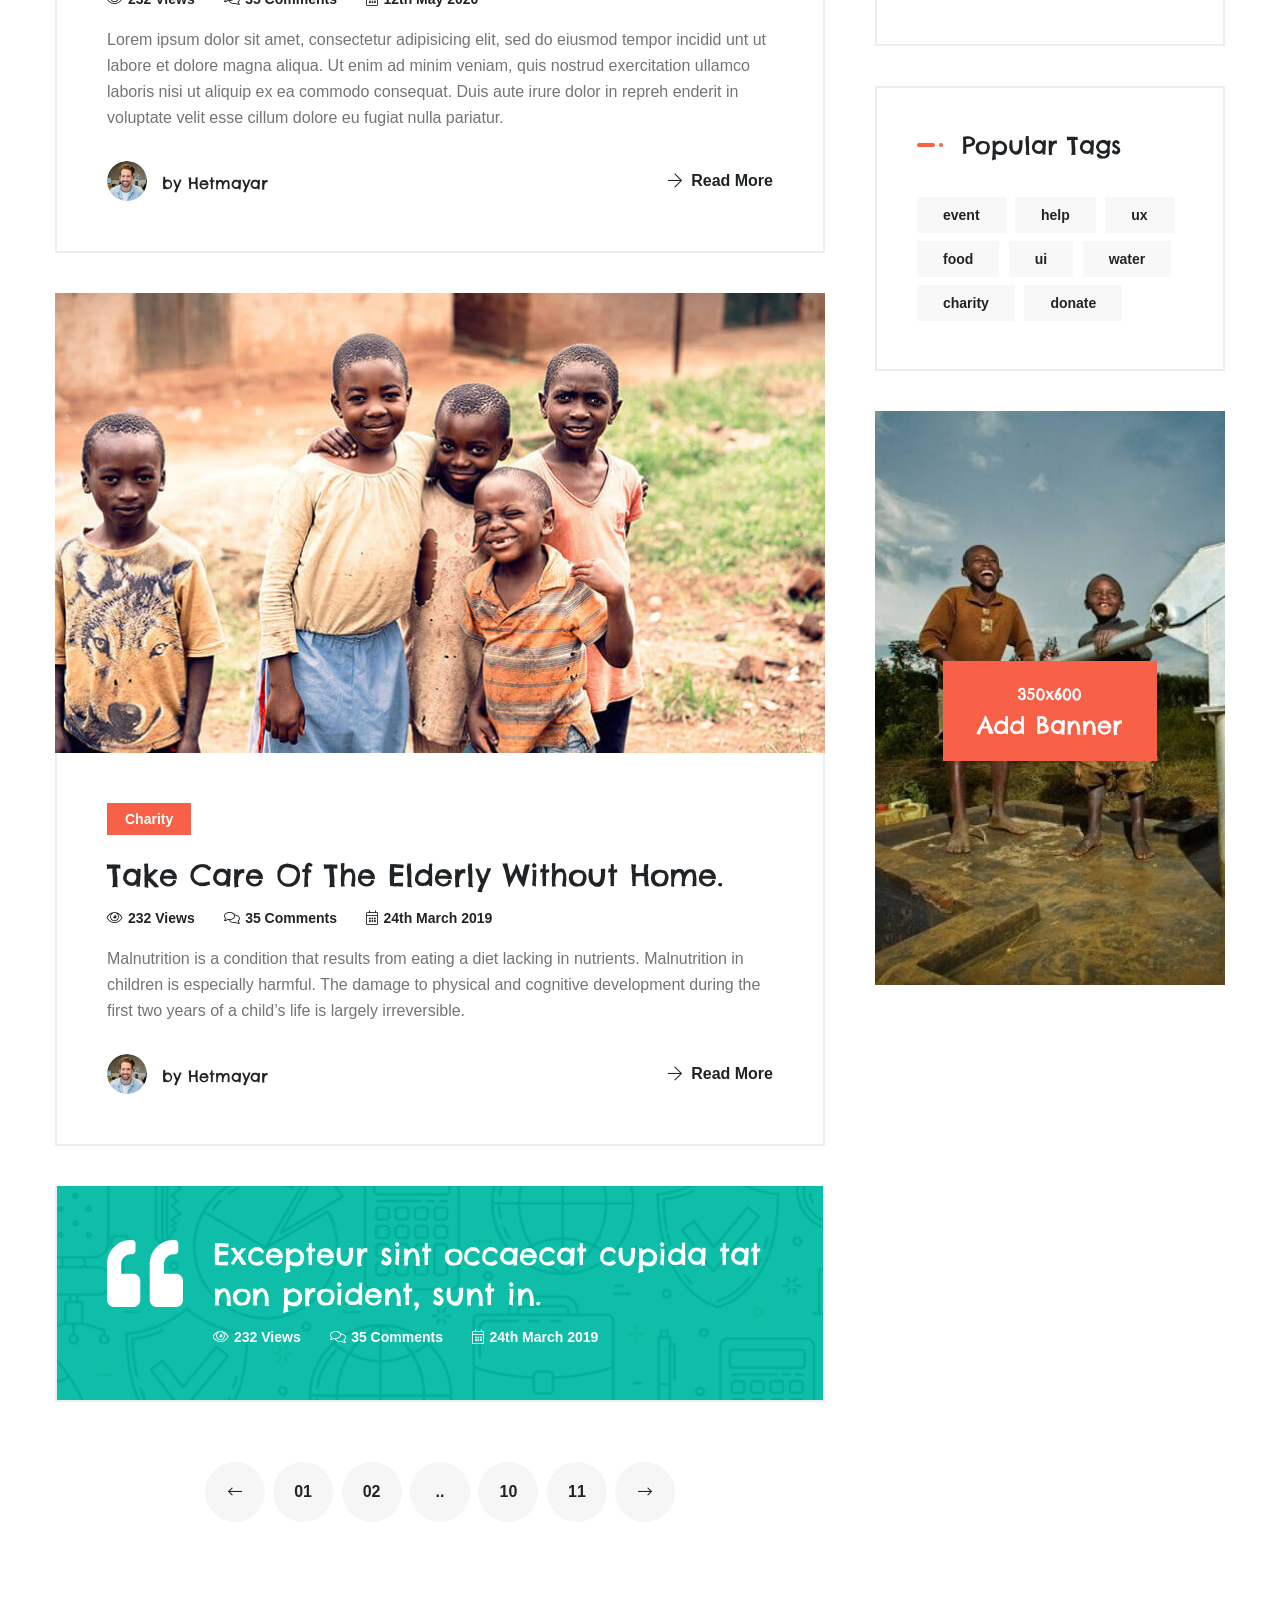
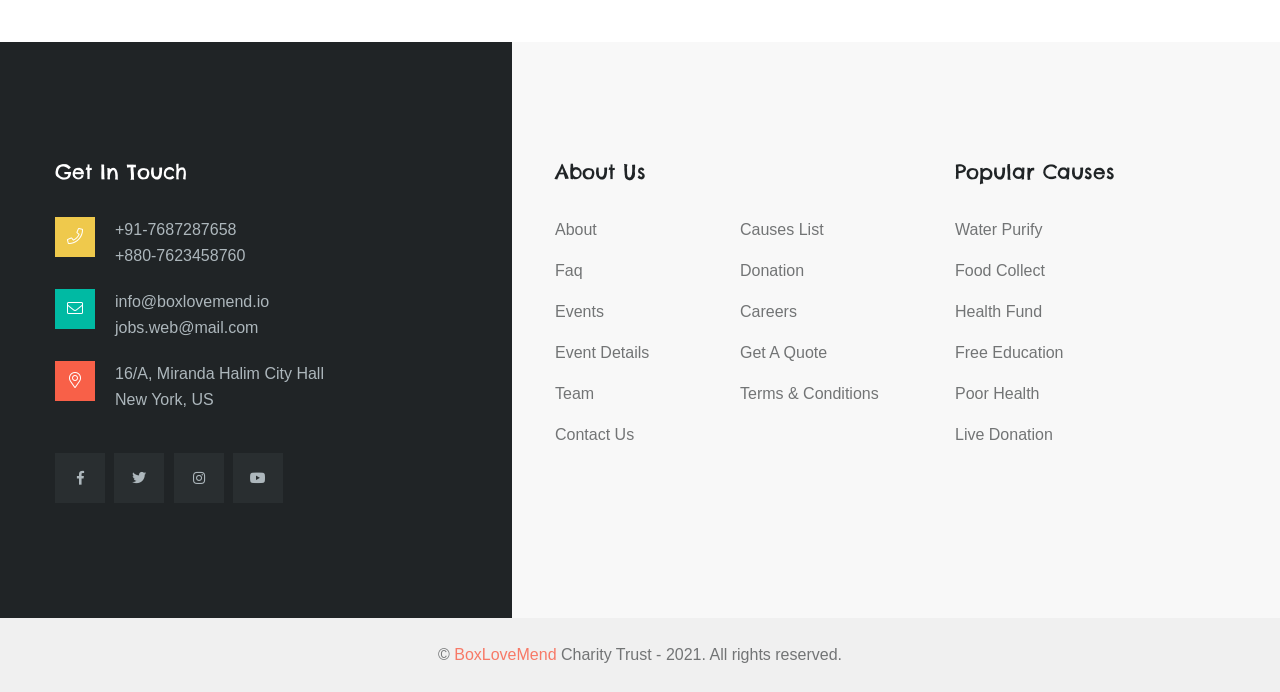
<file: news.html>
<!DOCTYPE html>
<html lang="en">


<head>
    <!-- ========== Meta Tags ========== -->
    <meta charset="UTF-8">
    <meta http-equiv="X-UA-Compatible" content="IE=edge">
    <meta name="viewport" content="width=device-width, initial-scale=1.0">
    <meta name="author" content="modinatheme">
    <!-- ======== Page title ============ -->
    <title>BoxLoveMend - Box What You Love & Mend</title>
    <!-- ========== Favicon Icon ========== -->
    <link rel="shortcut icon" href="assets/img/favicon.png">
    <!-- ===========  All Stylesheet ================= -->
    <!--  Icon css plugins -->
    <link rel="stylesheet" href="assets/css/icons.css">
    <!--  animate css plugins -->
    <link rel="stylesheet" href="assets/css/animate.css">
    <!--  magnific-popup css plugins -->
    <link rel="stylesheet" href="assets/css/magnific-popup.css">
    <!--  owl carosuel css plugins -->
    <link rel="stylesheet" href="assets/css/owl.carousel.min.css">
    <!-- metis menu css file -->
    <link rel="stylesheet" href="assets/css/metismenu.css">
    <!--  owl theme css plugins -->
    <link rel="stylesheet" href="assets/css/owl.theme.css">
    <!--  owl theme css plugins -->
    <link rel="stylesheet" href="assets/css/timeline.min.css">
    <!--  Bootstrap css plugins -->
    <link rel="stylesheet" href="assets/css/bootstrap.min.css">
    <!--  main style css file -->
    <link rel="stylesheet" href="assets/css/style.css">
    <!-- template main style css file -->
    <link rel="stylesheet" href="style.css">
    <!-- HTML5 Shim and Respond.js IE8 support of HTML5 elements and media queries -->
    <!-- WARNING: Respond.js doesn't work if you view the page via file:// -->
    <!--[if lt IE 9]>
    <script src="https://oss.maxcdn.com/libs/html5shiv/3.7.0/html5shiv.js"></script>
    <script src="https://oss.maxcdn.com/libs/respond.js/1.4.2/respond.min.js"></script>
    <![endif]-->
</head>

<body>

    <!-- preloader -->
    <div id="preloader" class="preloader">
        <div class="animation-preloader">
            <div class="spinner">                
            </div>
                <div class="txt-loading">
                    <span data-text-preloader="B" class="letters-loading">
                        B
                    </span>
                    <span data-text-preloader="O" class="letters-loading">
                        O
                    </span>
                    <span data-text-preloader="X" class="letters-loading">
                        X
                    </span>
                    <span data-text-preloader="L" class="letters-loading">
                        L
                    </span>
                    <span data-text-preloader="O" class="letters-loading">
                        O
                    </span>
                    <span data-text-preloader="V" class="letters-loading">
                        V
                    </span>
                    <span data-text-preloader="E" class="letters-loading">
                        E
                    </span>
                    <span data-text-preloader="M" class="letters-loading">
                        M
                    </span>
                    <span data-text-preloader="E" class="letters-loading">
                        E
                    </span>
                    <span data-text-preloader="N" class="letters-loading">
                        N
                    </span>
                    <span data-text-preloader="D" class="letters-loading">
                        D
                    </span>
                </div>
            <p class="text-center">Loading</p>
        </div>
        <div class="loader">
            <div class="row">
                <div class="col-3 loader-section section-left">
                    <div class="bg"></div>
                </div>
                <div class="col-3 loader-section section-left">
                    <div class="bg"></div>
                </div>
                <div class="col-3 loader-section section-right">
                    <div class="bg"></div>
                </div>
                <div class="col-3 loader-section section-right">
                    <div class="bg"></div>
                </div>
            </div>
        </div>
    </div>

    <!-- welcome content start from here -->
    <header class="header-wrap header-box-style header-1">
        <div class="container">
            <div class="row align-items-center">
                <div class="col-12 p-0 d-lg-none d-block d-none-mobile">
                    <div class="top-bar text-right">
                        <a href="mailto:info@boxlovemend.io"><i class="fal fa-envelope"></i>info@boxlovemend.io</a>
                        <a href="tel:123-456-7890"><i class="fal fa-phone"></i>987-098-098-09</a>
                        <a href="donation.html" class="d-btn">Donate Now</a>
                    </div>
                </div>
                <div class="col-xl-3 col-6 col-lg-3 pr-0">
                    <div class="logo">
                        <a href="index.html"><img src="assets/img/boxlovemend.png" alt="BoxLoveMend"></a>
                    </div>
                </div>
                <div class="col-xl-9 pl-lg-0 col-lg-9 d-none d-lg-block">
                    <div class="box-wrap">
                        <div class="top-bar text-right">
                            <a href="mailto:info@boxlovemend.io"><i class="fal fa-envelope"></i>info@boxlovemend.io</a>
                            <a href="tel:123-456-7890"><i class="fal fa-phone"></i>987-098-098-09</a>
                            <a href="donation.html" class="d-btn">Donate Now</a>
                        </div>
                        <div class="menu-wrap d-flex align-items-center justify-content-around">
                            <div class="main-menu">
                                <ul>
                                    <li><a href="index.html">Home</a>
<!--                                            <ul class="sub-menu">-->
<!--                                                <li>-->
<!--                                                   <a href="index-2.html">Homepage 1</a>-->
<!--                                                </li>-->
<!--                                                <li>-->
<!--                                                   <a href="index-3.html">Homepage 2</a>-->
<!--                                                </li>-->
<!--                                                <li>-->
<!--                                                   <a href="index-4.html">Homepage 3</a>-->
<!--                                                </li>-->
<!--                                            </ul>-->
                                    </li>
                                    <li><a href="about.html">about</a></li>
                                    <li><a href="causes.html">Causes</a>
                                        <ul class="sub-menu">
                                            <li><a href="causes.html">Causes List</a></li>
                                            <li><a href="cause-details.html">Causes details</a></li>
                                            <li><a href="donation.html">donation</a></li>
                                        </ul>
                                    </li>
                                    <li><a href="#">Pages</a>
                                        <ul class="sub-menu">
                                            <li><a href="faq.html">faq</a></li>
                                            <li><a href="events.html">events</a></li>
                                            <li><a href="event-details.html">event details</a></li>
                                            <li><a href="team.html">Team</a></li>
                                        </ul>
                                    </li>
                                    <li><a href="news.html">News</a></li>
                                    <li><a href="contact.html">Contact</a></li>
                                </ul>
                            </div>
                            <div class="social-link">
                                <a href="#"><i class="fab fa-facebook-f"></i></a>
                                <a href="#"><i class="fab fa-twitter"></i></a>
                                <a href="#"><i class="fab fa-linkedin-in"></i></a>
                                <a href="#"><i class="fab fa-youtube"></i></a>
                                <a href="#"><i class="fab fa-instagram"></i></a>
                            </div>
                        </div>                        
                    </div>                    
                </div>                
                <div class="col-6 d-lg-none d-block pl-0">
                    <div class="mobile-nav-wrap">                    
                        <div id="hamburger">
                            <i class="fal fa-bars"></i>
                        </div>
                        <!-- mobile menu - responsive menu  -->
                        <div class="mobile-nav">
                            <button type="button" class="close-nav">
                                <i class="fal fa-times-circle"></i>
                            </button>
                            <nav class="sidebar-nav">
                                <ul class="metismenu" id="mobile-menu">
                                    <li><a class="has-arrow" href="index.html">Home</a>
<!--                                                <ul class="sub-menu">-->
<!--                                                    <li><a href="index-2.html">Homepage 1</a></li>-->
<!--                                                    <li><a href="index-3.html">Homepage 2</a></li>-->
<!--                                                    <li><a href="index-4.html">Homepage 3</a></li>-->
<!--                                                </ul>-->
                                    </li>
                                    <li><a href="about.html">about</a></li>
                                    <li>
                                        <a class="has-arrow" href="causes.html">Causes</a>
                                        <ul class="sub-menu">
                                            <li><a href="causes.html">Causes List</a></li>
                                            <li><a href="cause-details.html">Causes details</a></li>
                                            <li><a href="donation.html">donation</a></li>
                                        </ul>
                                    </li>
                                    <li>
                                        <a class="has-arrow" href="#">Pages</a>
                                        <ul class="sub-menu">
                                            <li><a href="faq.html">faq</a></li>
                                            <li><a href="events.html">events</a></li>
                                            <li><a href="event-details.html">event details</a></li>
                                            <li><a href="team.html">Team</a></li>
                                        </ul>
                                    </li>
                                    <li><a href="news.html">News</a></li>
                                    <li><a href="contact.html">Contact</a></li>
                                </ul>
                            </nav>

                            <div class="action-bar">
                                <a href="mailto:info@boxlovemend.io"><i class="fal fa-envelope"></i>info@boxlovemend.io</a>
                                <a href="tel:123-456-7890"><i class="fal fa-phone"></i>987-098-098-09</a>
                                <a href="donation.html" class="d-btn theme-btn">Donate Now</a>
                            </div>
                        </div>                            
                    </div>
                    <div class="overlay"></div>
                </div>
            </div>
        </div>
    </header>       

    <section class="page-banner-wrap bg-cover" style="background-image: url('assets/img/page-banner.jpg')">
        <div class="container">
            <div class="row align-items-center">
                <div class="col-md-8">
                    <div class="page-heading text-white">
                        <div class="sub-title">
                            <h4><strong>Our Mission:</strong> Clothing, Education, Food</h4>
                        </div>
                        <div class="page-title">
                            <h1>News Feeds</h1>
                        </div>
                    </div>
                </div>
                <div class="col-md-4">
                    <nav aria-label="breadcrumb">
                        <ol class="breadcrumb">
                          <li class="breadcrumb-item"><a href="index-2.html">Home</a></li>
                          <li class="breadcrumb-item active" aria-current="page">news</li>
                        </ol>
                    </nav>
                </div>
            </div>
        </div>
    </section>

    <section class="blog-wrapper news-wrapper section-padding">
        <div class="container">
            <div class="row">
                <div class="col-12 col-lg-8">
                    <div class="blog-posts">
                        <div class="single-blog-post">
                            <div class="post-featured-thumb bg-cover" style="background-image: url('assets/img/blog/p1.jpg')"></div>
                            <div class="post-content">
                                <div class="post-cat">
                                    <a href="news.html">Charity</a>
                                </div>
                                <h2><a href="news-details.html">Save the Children’s Role in Fight Against Malnutrition Hailed</a></h2>
                                <div class="post-meta">
                                    <span><i class="fal fa-eye"></i>232 Views</span>
                                    <span><i class="fal fa-comments"></i>35 Comments</span>
                                    <span><i class="fal fa-calendar-alt"></i>24th March 2021</span>
                                </div>
                                <p>Lorem ipsum dolor sit amet, consectetur adipisicing elit, sed do eiusmod tempor incidid unt ut labore et dolore magna aliqua. Ut enim ad minim veniam, quis nostrud exercitation ullamco laboris nisi ut aliquip ex ea commodo consequat. Duis aute irure dolor in repreh enderit in voluptate velit esse cillum dolore eu fugiat nulla pariatur.</p>
                                <div class="d-flex justify-content-between align-items-center mt-30">
                                    <div class="author-info">
                                        <div class="author-img" style="background-image: url('assets/img/blog/author_img.jpg')"></div>
                                        <h5><a href="#">by Hetmayar</a></h5>
                                    </div>
                                    <div class="post-link">
                                        <a href="news-details.html"><i class="fal fa-arrow-right"></i> Read More</a>
                                    </div>
                                </div>
                            </div>
                        </div>
                        <div class="single-blog-post">
                            <div class="post-featured-thumb bg-cover" style="background-image: url('assets/img/blog/p2.jpg')"></div>
                            <div class="post-content">
                                <div class="post-cat">
                                    <a href="#">Education</a>
                                </div>
                                <h2><a href="news-details.html">Back to the future: Quality education through.</a></h2>
                                <div class="post-meta">
                                    <span><i class="fal fa-eye"></i>232 Views</span>
                                    <span><i class="fal fa-comments"></i>35 Comments</span>
                                    <span><i class="fal fa-calendar-alt"></i>17th July 2020</span>
                                </div>
                                <p>Lorem ipsum dolor sit amet, consectetur adipisicing elit, sed do eiusmod tempor incidid unt ut labore et dolore magna aliqua. Ut enim ad minim veniam, quis nostrud exercitation ullamco laboris nisi ut aliquip ex ea commodo consequat. Duis aute irure dolor in repreh enderit in voluptate velit esse cillum dolore eu fugiat nulla pariatur.</p>
                                <div class="d-flex justify-content-between align-items-center mt-30">
                                    <div class="author-info">
                                        <div class="author-img" style="background-image: url('assets/img/blog/author_img.jpg')"></div>
                                        <h5><a href="#">by Hetmayar</a></h5>
                                    </div>
                                    <div class="post-link">
                                        <a href="news-details.html"><i class="fal fa-arrow-right"></i> Read More</a>
                                    </div>
                                </div>
                            </div>
                        </div>
                        <div class="single-blog-post format-video video-post">
                            <div class="post-featured-thumb bg-cover" style="background-image: url('assets/img/blog/p3.jpg')">
                                <div class="video-play-btn">
                                    <a href="https://www.youtube.com/watch?v=E1xkXZs0cAQ" class="play-video popup-video"><i class="fas fa-play"></i></a>                     
                                </div>
                            </div>
                            <div class="post-content">
                                <div class="post-cat">
                                    <a href="news.html">Charity</a>
                                </div>
                                <h2><a href="news-details.html">Condolences to Families Effected By Flash Floods</a></h2>
                                <div class="post-meta">
                                    <span><i class="fal fa-eye"></i>232 Views</span>
                                    <span><i class="fal fa-comments"></i>35 Comments</span>
                                    <span><i class="fal fa-calendar-alt"></i>12th May 2020</span>
                                </div>
                                <p>Lorem ipsum dolor sit amet, consectetur adipisicing elit, sed do eiusmod tempor incidid unt ut labore et dolore magna aliqua. Ut enim ad minim veniam, quis nostrud exercitation ullamco laboris nisi ut aliquip ex ea commodo consequat. Duis aute irure dolor in repreh enderit in voluptate velit esse cillum dolore eu fugiat nulla pariatur.</p>
                                <div class="d-flex justify-content-between align-items-center mt-30">
                                    <div class="author-info">
                                        <div class="author-img" style="background-image: url('assets/img/blog/author_img.jpg')"></div>
                                        <h5><a href="#">by Hetmayar</a></h5>
                                    </div>
                                    <div class="post-link">
                                        <a href="news-details.html"><i class="fal fa-arrow-right"></i> Read More</a>
                                    </div>
                                </div>
                            </div>
                        </div>
                        <div class="single-blog-post">
                            <div class="post-featured-thumb bg-cover" style="background-image: url('assets/img/blog/p5.jpg')"></div>
                            <div class="post-content">
                                <div class="post-cat">
                                    <a href="#">Charity</a>
                                </div>
                                <h2><a href="news-details.html">Take Care Of The Elderly Without Home.</a></h2>
                                <div class="post-meta">
                                    <span><i class="fal fa-eye"></i>232 Views</span>
                                    <span><i class="fal fa-comments"></i>35 Comments</span>
                                    <span><i class="fal fa-calendar-alt"></i>24th March 2019</span>
                                </div>
                                <p>Malnutrition is a condition that results from eating a diet lacking in nutrients. Malnutrition in children is especially harmful. The damage to physical and cognitive development during the first two years of a child’s life is largely irreversible.</p>
                                <div class="d-flex justify-content-between align-items-center mt-30">
                                    <div class="author-info">
                                        <div class="author-img" style="background-image: url('assets/img/blog/author_img.jpg')"></div>
                                        <h5><a href="#">by Hetmayar</a></h5>
                                    </div>
                                    <div class="post-link">
                                        <a href="news-details.html"><i class="fal fa-arrow-right"></i> Read More</a>
                                    </div>
                                </div>
                            </div>
                        </div>
                        <div class="single-blog-post quote-post format-quote">
                            <div class="post-content text-white bg-cover">
                                <div class="quote-content">
                                    <div class="icon">
                                        <i class="fas fa-quote-left"></i>
                                    </div>
                                    <div class="quote-text">
                                        <h2>Excepteur sint occaecat cupida tat non proident, sunt in.</h2>
                                        <div class="post-meta">
                                            <span><i class="fal fa-eye"></i>232 Views</span>
                                            <span><i class="fal fa-comments"></i>35 Comments</span>
                                            <span><i class="fal fa-calendar-alt"></i>24th March 2019</span>
                                        </div>
                                    </div>
                                </div>                                                                
                            </div>
                        </div>
                    </div>
                    <div class="page-nav-wrap mt-60 text-center">
                        <ul>
                            <li><a href="#"><i class="fal fa-long-arrow-left"></i></a></li>
                            <li><a href="#">01</a></li>
                            <li><a href="#">02</a></li>
                            <li><a href="#">..</a></li>
                            <li><a href="#">10</a></li>
                            <li><a href="#">11</a></li>
                            <li><a href="#"><i class="fal fa-long-arrow-right"></i></a></li>
                        </ul>
                    </div> <!-- /.col-12 col-lg-12 --> 
                </div>
                <div class="col-12 col-lg-4">
                    <div class="main-sidebar">
                        <div class="single-sidebar-widget author-box-widegts">
                            <div class="wid-title">
                                <h3>About Me</h3>
                            </div>
                            <div class="author-info text-center">
                                <div class="author-img" style="background-image: url('assets/img/blog/author_img.jpg');"></div>
                                <h4>Rosalina D. Willaimson</h4>
                                <p>Lorem ipsum dolor sit amet, consectetur adipisicing elit, sed do eiusmod tempor incididunt ut labore.</p>
                                <div class="social-profile">
                                    <a href="#"><i class="fab fa-facebook-f"></i></a>
                                    <a href="#"><i class="fab fa-twitter"></i></a>
                                    <a href="#"><i class="fab fa-instagram"></i></a>
                                    <a href="#"><i class="fab fa-linkedin-in"></i></a>
                                    <a href="#"><i class="fab fa-youtube"></i></a>
                                </div>
                            </div>
                        </div>
                        <div class="single-sidebar-widget">
                            <div class="wid-title">
                                <h3>Search Objects</h3>
                            </div>
                            <div class="search_widget">
                                <form action="#">
                                    <input type="text" placeholder="Search your keyword...">
                                    <button type="submit"><i class="fal fa-search"></i></button>
                                </form>
                            </div>
                        </div>
                        <div class="single-sidebar-widget">
                            <div class="wid-title">
                                <h3>Popular Feeds</h3>
                            </div>
                            <div class="popular-posts">
                                <div class="single-post-item">
                                    <div class="thumb bg-cover" style="background-image: url('assets/img/blog/pp1.jpg')"></div>
                                    <div class="post-content">
                                        <h5><a href="news-details.html">Lorem ipsum dolor sit cing elit, sed do.</a></h5>
                                        <div class="post-date">
                                            <i class="far fa-calendar-alt"></i>24th March 2019
                                        </div>
                                    </div>
                                </div>
                                <div class="single-post-item">
                                    <div class="thumb bg-cover" style="background-image: url('assets/img/blog/pp2.jpg')"></div>
                                    <div class="post-content">
                                        <h5><a href="news-details.html">Lorem ipsum dolor sit cing elit, sed do.</a></h5>
                                        <div class="post-date">
                                            <i class="far fa-calendar-alt"></i>25th March 2019
                                        </div>
                                    </div>
                                </div>
                                <div class="single-post-item">
                                    <div class="thumb bg-cover" style="background-image: url('assets/img/blog/pp3.jpg')"></div>
                                    <div class="post-content">
                                        <h5><a href="news-details.html">Lorem ipsum dolor sit cing elit, sed do.</a></h5>
                                        <div class="post-date">
                                            <i class="far fa-calendar-alt"></i>26th March 2019
                                        </div>
                                    </div>
                                </div>
                                <div class="single-post-item">
                                    <div class="thumb bg-cover" style="background-image: url('assets/img/blog/pp4.jpg')"></div>
                                    <div class="post-content">
                                        <h5><a href="news-details.html">Lorem ipsum dolor sit cing elit, sed do.</a></h5>
                                        <div class="post-date">
                                            <i class="far fa-calendar-alt"></i>29th March 2019
                                        </div>
                                    </div>
                                </div>
                            </div>
                        </div>
                        <div class="single-sidebar-widget">
                            <div class="wid-title">
                                <h3>Categories</h3>
                            </div>
                            <div class="widget_categories">
                                <ul>
                                    <li><a href="news.html">Consultant <span>23</span></a></li>
                                    <li><a href="news.html">Help <span>24</span></a></li>
                                    <li><a href="news.html">Education <span>11</span></a></li>
                                    <li><a href="news.html">Technology <span>05</span></a></li>
                                    <li><a href="news.html">business <span>06</span></a></li>
                                    <li><a href="news.html">Events <span>10</span></a></li>    
                                </ul>                                
                            </div>
                        </div>
                        <div class="single-sidebar-widget">
                            <div class="wid-title">
                                <h3>Never Miss News</h3>
                            </div>
                            <div class="social-link">
                                <a href="#"><i class="fab fa-facebook-f"></i></a>
                                <a href="#"><i class="fab fa-twitter"></i></a>
                                <a href="#"><i class="fab fa-instagram"></i></a>
                                <a href="#"><i class="fab fa-linkedin-in"></i></a>
                                <a href="#"><i class="fab fa-youtube"></i></a>
                            </div>
                        </div>
                        <div class="single-sidebar-widget instagram-widget">
                            <div class="wid-title">
                                <h3>Instagram Feeds</h3>
                            </div>
                            <div class="instagram-gallery">
                                <a href="assets/img/blog/ip1.jpg" class="single-photo-item bg-cover popup-gallery" style="background-image: url('assets/img/blog/ip1.jpg')">                                    
                                </a>
                                <a href="assets/img/blog/ip2.jpg" class="single-photo-item bg-cover popup-gallery" style="background-image: url('assets/img/blog/ip2.jpg')">                                    
                                </a>
                                <a href="assets/img/blog/ip3.jpg" class="single-photo-item bg-cover popup-gallery" style="background-image: url('assets/img/blog/ip3.jpg')">                                    
                                </a>
                                <a href="assets/img/blog/ip4.jpg" class="single-photo-item bg-cover popup-gallery" style="background-image: url('assets/img/blog/ip4.jpg')">                                    
                                </a>
                                <a href="assets/img/blog/ip5.jpg" class="single-photo-item bg-cover popup-gallery" style="background-image: url('assets/img/blog/ip5.jpg')">                                    
                                </a>
                                <a href="assets/img/blog/post3.jpg" class="single-photo-item bg-cover popup-gallery" style="background-image: url('assets/img/blog/post3.jpg')">                                    
                                </a>
                            </div>
                        </div>
                        <div class="single-sidebar-widget">
                            <div class="wid-title">
                                <h3>Popular Tags</h3>
                            </div>
                            <div class="tagcloud">
                                <a href="#">event</a>     
                                <a href="#">help</a>
                                <a href="#">ux</a>
                                <a href="#">food</a>                                
                                <a href="#">ui</a>
                                <a href="#">water</a>
                                <a href="#">charity</a>
                                <a href="#">donate</a>
                            </div>
                        </div>
                        <div class="sidebar-ad-widget">
                            <div class="ad-wraper">
                                <a href="#" target="_blank">
                                    <img src="assets/img/blog/blog-ad.jpg" alt="">
                                </a>
                            </div>
                        </div>
                    </div>
                </div>
            </div>
        </div>
    </section>

    <footer class="footer-1 footer-wrap">
        <div class="footer-widgets section-bg pt-60 pb-60">            
            <div class="container">
                <div class="row">
                    <div class="col-md-6 col-xl-4 col-12">                        
                        <div class="single-footer-wid site-info-widget">
                            <div class="wid-title">
                                <h4>Get In Touch</h4>
                            </div>
                            <div class="contact-us">
                                <div class="single-contact-info">
                                    <div class="icon">
                                        <i class="fal fa-phone"></i>
                                    </div>
                                    <div class="contact-info">
                                        <span>+91-7687287658</span>
                                        <span>+880-7623458760</span>
                                    </div>
                                </div>
                                <div class="single-contact-info">
                                    <div class="icon">
                                        <i class="fal fa-envelope"></i>
                                    </div>
                                    <div class="contact-info">
                                        <span>info@boxlovemend.io</span>
                                        <span>jobs.web@mail.com</span>
                                    </div>
                                </div>
                                <div class="single-contact-info">
                                    <div class="icon">
                                        <i class="fal fa-map-marker-alt"></i>
                                    </div>
                                    <div class="contact-info">
                                        <span>16/A, Miranda Halim City Hall<br/> New York, US</span>
                                    </div>
                                </div>
                            </div>

                            <div class="social-link">
                                <a href="#"><i class="fab fa-facebook-f"></i></a>
                                <a href="#"><i class="fab fa-twitter"></i></a>
                                <a href="#"><i class="fab fa-instagram"></i></a>
                                <a href="#"><i class="fab fa-youtube"></i></a>
                            </div>
                        </div>
                    </div> <!-- /.col-lg-3 - single-footer-wid -->
                    <div class="col-md-6 col-xl-4 offset-xl-1 col-12">
                        <div class="single-footer-wid">
                            <div class="wid-title">
                                <h4>About Us</h4>
                            </div>
                            <div class="special-menu">
                                <ul>
                                    <li><a href="about.html">about</a></li>
                                    <li><a href="faq.html">faq</a></li>
                                    <li><a href="events.html">events</a></li>
                                    <li><a href="event-details.html">event details</a></li>
                                    <li><a href="team.html">Team</a></li>                                  
                                    <li><a href="contact.html">Contact Us</a></li>                                    
                                </ul>
                            </div>
                            <div class="special-menu">
                                <ul>
                                    <li><a href="causes.html">Causes List</a></li>
                                    <li><a href="donation.html">donation</a></li>
                                    <li><a href="team.html">Careers</a></li>
                                    <li><a href="contact.html">Get A Quote</a></li>
                                    <li><a href="faq.html">Terms & Conditions</a></li>
                                </ul>
                            </div>
                        </div>
                    </div> <!-- /.col-lg-3 - single-footer-wid -->
                    <div class="col-md-6 col-xl-3 col-12">
                        <div class="single-footer-wid">
                            <div class="wid-title">
                                <h4>Popular Causes</h4>
                            </div>
                            <ul>
                                <li><a href="causes.html">Water Purify</a></li>
                                <li><a href="causes.html">Food Collect</a></li>
                                <li><a href="causes.html">Health Fund</a></li>
                                <li><a href="causes.html">Free Education</a></li>
                                <li><a href="causes.html">Poor Health</a></li>
                                <li><a href="causes.html">Live Donation</a></li>                              
                            </ul>
                        </div>
                    </div> <!-- /.col-lg-3 - single-footer-wid -->

                </div>
            </div>
        </div>
        <div class="footer-bottom">
            <div class="container">
                <div class="row">
                    <div class="col-lg-12 col-12 text-center">
                        <div class="copyright-info">
                            <p>&copy; <a href="index-2.html">BoxLoveMend</a> Charity Trust - 2021. All rights reserved.</p>
                        </div>
                    </div>
                </div>
            </div>
        </div>
    </footer>

    <!--  ALl JS Plugins
    ====================================== -->
    <script src="assets/js/jquery.min.js"></script>
    <script src="assets/js/modernizr.min.js"></script>
    <script src="assets/js/jquery.easing.js"></script>
    <script src="assets/js/popper.min.js"></script>
    <script src="assets/js/bootstrap.min.js"></script>
    <script src="assets/js/isotope.pkgd.min.js"></script>
    <script src="assets/js/imageload.min.js"></script>
    <script src="assets/js/scrollUp.min.js"></script>
    <script src="assets/js/owl.carousel.min.js"></script>
    <script src="assets/js/magnific-popup.min.js"></script>
    <script src="assets/js/waypoint.js"></script>
    <script src="assets/js/easypiechart.min.js"></script>
    <script src="assets/js/counterup.min.js"></script>
    <script src="assets/js/wow.min.js"></script>
    <script src="assets/js/metismenu.js"></script>
    <script src="assets/js/timeline.min.js"></script>
    <script src="assets/js/ajax-mail.js"></script>
    <script src="assets/js/active.js"></script>
</body>


</html>
</file>
<file: assets/css/style.css>
/*
Template: BoxLoveMend - Charity & Foundries HTML Template
Author: Modina Theme
Author URI: https://themeforest.net/user/modinatheme
Description: Charity & Foundries HTML5 Template
Version: 1.0
*/
@import url("https://fonts.googleapis.com/css2?family=Chelsea+Market&amp;family=DM+Sans:ital,wght@0,400;0,500;0,700;1,400;1,500;1,700&amp;display=swap");
* {
  -webkit-box-sizing: border-box;
          box-sizing: border-box;
  margin: 0;
  padding: 0;
}

body,
html {
  height: 100%;
}

html {
  scroll-behavior: smooth;
}

html, body, div, span, img,
ol, ul, li, a, p, h1, h2, h3,
h4, h5, h6, option, legend, label,
table, th, td, tr, article, aside,
caption, figure, footer, header, hgroup,
mark, nav, section, time, audio, video {
  margin: 0;
  padding: 0;
  border: 0;
  outline: 0;
}

img {
  max-width: 100%;
}

a:hover, a:focus, a:active {
  text-decoration: none;
  outline: none !important;
  border: 0;
}

input:focus {
  outline: none;
}

input::-moz-focus-inner {
  border: 0;
  display: none;
}

input::-webkit-focus-inner {
  border: 0;
  display: none;
}

input:-webkit-autofill,
input:-webkit-autofill:hover,
input:-webkit-autofill:focus {
  -webkit-box-shadow: 0 0 0px 1000px white inset !important;
}

input:focus, textarea:focus, select:focus {
  outline: none;
}

::-webkit-input-placeholder {
  color: #666;
  opacity: 1;
  /* Firefox */
}

:-ms-input-placeholder {
  color: #666;
  opacity: 1;
  /* Firefox */
}

::-ms-input-placeholder {
  color: #666;
  opacity: 1;
  /* Firefox */
}

::placeholder {
  color: #666;
  opacity: 1;
  /* Firefox */
}

:-ms-input-placeholder {
  /* Internet Explorer 10-11 */
  color: #666;
}

::-ms-input-placeholder {
  /* Microsoft Edge */
  color: #666;
}

table {
  border-collapse: collapse;
}

html {
  margin: 0;
  padding: 0;
  width: 100%;
  height: 100%;
  overflow-y: scroll;
  overflow-x: hidden;
}

ul, li {
  margin: 0;
  padding: 0;
}

figure {
  margin: 0px;
}

form {
  position: relative;
}

.form-control:focus {
  outline: none !important;
  border: none !important;
  -webkit-box-shadow: 0 0 0;
          box-shadow: 0 0 0;
}

h1 a, h2 a, h3 a, h4 a, h5 a, h6 a {
  font-size: inherit;
  color: inherit;
}

h1:hover a, h2:hover a, h3:hover a, h4:hover a, h5:hover a, h6:hover a {
  font-size: inherit;
  color: inherit;
}

hr {
  margin: 0;
  padding: 0;
  border-color: #000;
}

ul {
  list-style-type: none;
}

li {
  list-style: none;
  position: relative;
}

a,
button {
  position: relative;
}

a:hover, a:focus,
button:hover,
button:focus {
  outline: 0;
  text-decoration: none;
}

input, textarea, button {
  border: 0px;
}

/* ------------------------------------------------------------------
    Template All Variables Defined - Value Change with Your's Need
 -------------------------------------------------------------------- */
/* --------------------------------------------
    Template Default Fonts & Fonts Styles
 ---------------------------------------------- */
body {
  font-family: "DM Sans", sans-serif;
  font-size: 1rem;
  font-weight: 300;
  line-height: 1.625rem;
  color: #727475;
  background-color: #ffffff;
}

h1,
h2,
h3,
h4,
h5,
h6 {
  font-family: "Chelsea Market", cursive;
  margin: 0px;
  font-weight: 400;
  color: #202426;
}

h1 {
  font-size: 3.75rem;
  line-height: 4.375rem;
  letter-spacing: -3px;
}

@media (max-width: 767px) {
  h1 {
    font-size: 2.25rem;
    line-height: 3rem;
  }
}

h1.fs-lg {
  font-size: 5rem;
  line-height: 1;
}

@media (min-width: 767px) and (max-width: 991px) {
  h1.fs-lg {
    font-size: 4rem;
  }
}

h2 {
  font-size: 1.875rem;
  line-height: 2.5rem;
}

h3 {
  font-size: 1.5rem;
  line-height: 2.125rem;
}

h4 {
  font-size: 1.25rem;
  line-height: 1.875rem;
}

h5 {
  font-size: 1.125rem;
  line-height: 1.88rem;
}

h6 {
  font-size: 0.875rem;
  line-height: 1.5rem;
}

a {
  text-decoration: none;
  font-weight: 400;
  outline: none !important;
  cursor: pointer;
  font-size: 1rem;
  line-height: 1.625rem;
  -webkit-transition: all 0.3s ease-in-out;
  transition: all 0.3s ease-in-out;
  color: #202426;
}

p {
  margin: 0px;
}

.coverbg {
  background-repeat: no-repeat;
  background-position: 50% 50%;
  background-size: cover !important;
}

.mx-auto {
  margin: 0 auto;
}

.align-center {
  display: -webkit-box;
  display: -ms-flexbox;
  display: flex;
  -webkit-box-pack: center;
  -ms-flex-pack: center;
  justify-content: center;
  -webkit-box-align: center;
  -ms-flex-align: center;
  align-items: center;
}

.align-center:before, .align-center:after {
  content: none;
}

.align-center-h {
  display: -webkit-box;
  display: -ms-flexbox;
  display: flex;
  -webkit-box-pack: center;
  -ms-flex-pack: center;
  justify-content: center;
}

.align-center-h:before, .align-center-h:after {
  content: none;
}

.align-center-v {
  height: 100%;
  display: -webkit-box;
  display: -ms-flexbox;
  display: flex;
  -webkit-box-align: center;
  -ms-flex-align: center;
  align-items: center;
}

.align-center-v:before, .align-center-v:after {
  content: none;
}

.align-center-v-b {
  height: 100%;
  display: -webkit-box;
  display: -ms-flexbox;
  display: flex;
  -webkit-box-align: end;
  -ms-flex-align: end;
  align-items: flex-end;
}

.align-center-v-b:before, .align-center-v-b:after {
  content: none;
}

.justify-content-center {
  -webkit-box-pack: center !important;
  -ms-flex-pack: center !important;
  justify-content: center !important;
  display: -webkit-box;
  display: -ms-flexbox;
  display: flex;
  -ms-flex-wrap: wrap;
  flex-wrap: wrap;
}

.justify-content-center:before, .justify-content-center:after {
  content: none;
}

.eq-height {
  display: -webkit-box;
  display: -moz-flexbox;
  display: -ms-flexbox;
  display: -o-flexbox;
  display: flex;
  -ms-flex-wrap: wrap;
  -o-flex-wrap: wrap;
  flex-wrap: wrap;
}

.eq-height:before, .eq-height:after {
  content: none;
}

/* ----------------------------------
    Template Helps Classes - Styles
 ------------------------------------ */
.text-white h1,
.text-white h2,
.text-white h3,
.text-white h4,
.text-white h5,
.text-white h6,
.text-white p,
.text-white span,
.text-white a {
  color: #fff !important;
}

.mlm-30 {
  margin-left: -30px;
}

/* padding left */
.pl-5 {
  padding-left: 5px;
}

.pl-10 {
  padding-left: 10px;
}

.pl-15 {
  padding-left: 15px;
}

.pl-20 {
  padding-left: 20px;
}

.pl-25 {
  padding-left: 25px;
}

.pl-30 {
  padding-left: 30px;
}

.pl-35 {
  padding-left: 35px;
}

.pl-40 {
  padding-left: 40px;
}

.pl-45 {
  padding-left: 45px;
}

.pl-50 {
  padding-left: 50px;
}

.pl-60 {
  padding-left: 60px;
}

.pl-65 {
  padding-left: 65px;
}

.pl-70 {
  padding-left: 70px;
}

.pl-75 {
  padding-left: 75px;
}

.pl-80 {
  padding-left: 80px;
}

.pl-90 {
  padding-left: 90px;
}

.pl-100 {
  padding-left: 100px;
}

.pl-110 {
  padding-left: 110px;
}

.pl-115 {
  padding-left: 115px;
}

.pl-120 {
  padding-left: 120px;
}

.pl-125 {
  padding-left: 125px;
}

.pl-130 {
  padding-left: 130px;
}

.pl-140 {
  padding-left: 140px;
}

.pl-150 {
  padding-left: 150px;
}

/* padding right */
.pr-5 {
  padding-right: 5px;
}

.pr-5i {
  padding-right: 5px !important;
}

@media (max-width: 767px) {
  .pr-5i {
    padding-right: 15px !important;
  }
}

.pr-10 {
  padding-right: 10px;
}

.pr-15 {
  padding-right: 15px;
}

.pr-20 {
  padding-right: 20px;
}

.pr-25 {
  padding-right: 25px;
}

.pr-30 {
  padding-right: 30px;
}

.pr-35 {
  padding-right: 35px;
}

.pr-40 {
  padding-right: 40px;
}

.pr-45 {
  padding-right: 45px;
}

.pr-50 {
  padding-right: 50px;
}

.pr-60 {
  padding-right: 60px;
}

.pr-70 {
  padding-right: 70px;
}

.pr-75 {
  padding-right: 75px;
}

.pr-80 {
  padding-right: 80px;
}

.pr-90 {
  padding-right: 90px;
}

.pr-100 {
  padding-right: 100px;
}

.pr-110 {
  padding-right: 110px;
}

.pr-115 {
  padding-right: 115px;
}

.pr-120 {
  padding-right: 120px;
}

.pr-125 {
  padding-right: 125px;
}

.pr-130 {
  padding-right: 130px;
}

.pr-140 {
  padding-right: 140px;
}

.pr-150 {
  padding-right: 150px;
}

/* padding top */
.pt-5 {
  padding-top: 5px;
}

.pt-10 {
  padding-top: 10px;
}

.pt-15 {
  padding-top: 15px;
}

.pt-20 {
  padding-top: 20px;
}

.pt-25 {
  padding-top: 25px;
}

.pt-30 {
  padding-top: 30px;
}

.pt-35 {
  padding-top: 35px;
}

.pt-40 {
  padding-top: 40px;
}

.pt-45 {
  padding-top: 45px;
}

.pt-50 {
  padding-top: 50px;
}

.pt-60 {
  padding-top: 60px;
}

.pt-65 {
  padding-top: 65px;
}

.pt-70 {
  padding-top: 70px;
}

.pt-75 {
  padding-top: 75px;
}

.pt-80 {
  padding-top: 80px;
}

.pt-90 {
  padding-top: 90px;
}

.pt-100 {
  padding-top: 100px;
}

.pt-110 {
  padding-top: 110px;
}

.pt-115 {
  padding-top: 115px;
}

.pt-120 {
  padding-top: 120px;
}

.pt-125 {
  padding-top: 125px;
}

.pt-130 {
  padding-top: 130px;
}

.pt-140 {
  padding-top: 140px;
}

.pt-150 {
  padding-top: 150px;
}

/* padding bottom */
.pb-5 {
  padding-bottom: 5px;
}

.pb-10 {
  padding-bottom: 10px;
}

.pb-15 {
  padding-bottom: 15px;
}

.pb-20 {
  padding-bottom: 20px;
}

.pb-25 {
  padding-bottom: 25px;
}

.pb-30 {
  padding-bottom: 30px;
}

.pb-35 {
  padding-bottom: 35px;
}

.pb-40 {
  padding-bottom: 40px;
}

.pb-45 {
  padding-bottom: 45px;
}

.pb-50 {
  padding-bottom: 50px;
}

.pb-60 {
  padding-bottom: 60px;
}

.pb-65 {
  padding-bottom: 65px;
}

.pb-70 {
  padding-bottom: 70px;
}

.pb-75 {
  padding-bottom: 75px;
}

.pb-80 {
  padding-bottom: 80px;
}

.pb-90 {
  padding-bottom: 90px;
}

.pb-100 {
  padding-bottom: 100px;
}

.pb-110 {
  padding-bottom: 110px;
}

.pb-115 {
  padding-bottom: 115px;
}

.pb-120 {
  padding-bottom: 120px;
}

.pb-125 {
  padding-bottom: 125px;
}

.pb-130 {
  padding-bottom: 130px;
}

.pb-140 {
  padding-bottom: 140px;
}

.pb-150 {
  padding-bottom: 150px;
}

/* margin left */
.ml-5 {
  margin-left: 5px;
}

.ml-10 {
  margin-left: 10px;
}

.ml-15 {
  margin-left: 15px;
}

.ml-20 {
  margin-left: 20px;
}

.ml-25 {
  margin-left: 25px;
}

.ml-30 {
  margin-left: 30px;
}

.ml-35 {
  margin-left: 35px;
}

.ml-40 {
  margin-left: 40px;
}

.ml-45 {
  margin-left: 45px;
}

.ml-50 {
  margin-left: 50px;
}

.ml-60 {
  margin-left: 60px;
}

.ml-70 {
  margin-left: 70px;
}

.ml-75 {
  margin-left: 75px;
}

.ml-80 {
  margin-left: 80px;
}

.ml-90 {
  margin-left: 90px;
}

.ml-100 {
  margin-left: 100px;
}

.ml-110 {
  margin-left: 110px;
}

.ml-115 {
  margin-left: 115px;
}

.ml-120 {
  margin-left: 120px;
}

.ml-125 {
  margin-left: 125px;
}

.ml-130 {
  margin-left: 130px;
}

.ml-140 {
  margin-left: 140px;
}

.ml-150 {
  margin-left: 150px;
}

/* margin right */
.mr-5 {
  margin-right: 5px;
}

.mr-10 {
  margin-right: 10px;
}

.mr-15 {
  margin-right: 15px;
}

.mr-20 {
  margin-right: 20px;
}

.mr-25 {
  margin-right: 25px;
}

.mr-30 {
  margin-right: 30px;
}

.mr-35 {
  margin-right: 35px;
}

.mr-40 {
  margin-right: 40px;
}

.mr-45 {
  margin-right: 45px;
}

.mr-50 {
  margin-right: 50px;
}

.mr-60 {
  margin-right: 60px;
}

.mr-70 {
  margin-right: 70px;
}

.mr-75 {
  margin-right: 75px;
}

.mr-80 {
  margin-right: 80px;
}

.mr-90 {
  margin-right: 90px;
}

.mr-100 {
  margin-right: 100px;
}

.mr-110 {
  margin-right: 110px;
}

.mr-115 {
  margin-right: 115px;
}

.mr-120 {
  margin-right: 120px;
}

.mr-125 {
  margin-right: 125px;
}

.mr-130 {
  margin-right: 130px;
}

.mr-140 {
  margin-right: 140px;
}

.mr-150 {
  margin-right: 150px;
}

/* margin top */
.mt-5 {
  margin-top: 5px;
}

.mt-10 {
  margin-top: 10px;
}

.mt-15 {
  margin-top: 15px;
}

.mt-20 {
  margin-top: 20px;
}

.mt-25 {
  margin-top: 25px;
}

.mt-30 {
  margin-top: 30px;
}

.mt-35 {
  margin-top: 35px;
}

.mt-40 {
  margin-top: 40px;
}

.mt-45 {
  margin-top: 45px;
}

.mt-50 {
  margin-top: 50px;
}

.mt-60 {
  margin-top: 60px;
}

.mt-70 {
  margin-top: 70px;
}

.mt-75 {
  margin-top: 75px;
}

.mt-80 {
  margin-top: 80px;
}

.mt-90 {
  margin-top: 90px;
}

.mt-100 {
  margin-top: 100px;
}

.mt-110 {
  margin-top: 110px;
}

.mt-115 {
  margin-top: 115px;
}

.mt-120 {
  margin-top: 120px;
}

.mt-125 {
  margin-top: 125px;
}

.mt-130 {
  margin-top: 130px;
}

.mt-140 {
  margin-top: 140px;
}

.mt-150 {
  margin-top: 150px;
}

/* margin bottom */
.mb-5 {
  margin-bottom: 5px;
}

.mb-10 {
  margin-bottom: 10px;
}

.mb-15 {
  margin-bottom: 15px;
}

.mb-20 {
  margin-bottom: 20px;
}

.mb-25 {
  margin-bottom: 25px;
}

.mb-30 {
  margin-bottom: 30px;
}

.mb-35 {
  margin-bottom: 35px;
}

.mb-40 {
  margin-bottom: 40px;
}

.mb-45 {
  margin-bottom: 45px;
}

.mb-50 {
  margin-bottom: 50px;
}

.mb-55 {
  margin-bottom: 55px;
}

.mb-60 {
  margin-bottom: 60px;
}

.mb-70 {
  margin-bottom: 70px;
}

.mb-75 {
  margin-bottom: 75px;
}

.mb-80 {
  margin-bottom: 80px;
}

.mb-90 {
  margin-bottom: 90px;
}

.mb-100 {
  margin-bottom: 100px;
}

.mb-110 {
  margin-bottom: 110px;
}

.mb-115 {
  margin-bottom: 115px;
}

.mb-120 {
  margin-bottom: 120px;
}

.mb-125 {
  margin-bottom: 125px;
}

.mb-130 {
  margin-bottom: 130px;
}

.mb-140 {
  margin-bottom: 140px;
}

.mb-150 {
  margin-bottom: 150px;
}

.mmb10 {
  margin-bottom: -10px;
}

/* background */
.bg-cover {
  background-repeat: no-repeat;
  background-size: cover;
  position: relative;
  background-position: center;
}

.bg-center {
  background-position: center;
}

.bg-contain {
  background-repeat: no-repeat;
  background-size: contain;
  background-position: center;
  position: relative;
}

.bg-right {
  background-repeat: no-repeat;
  background-position: right;
}

.bg-left {
  background-repeat: no-repeat;
  background-position: left;
}

.bg-bottom {
  background-repeat: no-repeat;
  background-position: bottom;
}

.bg-top {
  background-repeat: no-repeat;
  background-position: top;
}

.bg-100 {
  background-size: 100% 100%;
}

.mmb-100 {
  margin-bottom: -100px;
}

.mmb-80 {
  margin-bottom: -80px;
}

.lr-9 {
  margin-left: -9px;
  margin-right: -9px;
}

.lr-9 [class*="col"] {
  padding-left: 9px;
  padding-right: 9px;
}

.bg-overlay {
  position: relative;
  z-index: 1;
}

.bg-overlay::before {
  position: absolute;
  left: 0;
  content: "";
  top: 0;
  width: 100%;
  height: 100%;
  opacity: .2;
  background-color: #202426;
  z-index: -1;
}

.fix {
  position: relative;
  overflow: hidden;
  z-index: 1;
}

.shape {
  position: absolute;
}

@media (max-width: 1191px) {
  .shape {
    display: none;
    opacity: 0;
  }
}

.navbar-brand {
  padding: 0;
  margin-right: 0;
}

#scrollUp {
  background-color: #202426;
  border-radius: 50%;
  bottom: 20px;
  color: #ffffff;
  font-size: 22px;
  height: 40px;
  line-height: 44px;
  right: 20px;
  text-align: center;
  width: 40px;
  -webkit-box-shadow: 0px 5px 15px 0px rgba(1, 29, 80, 0.1);
          box-shadow: 0px 5px 15px 0px rgba(1, 29, 80, 0.1);
  font-weight: 400;
  -webkit-transition: all 0.4s ease-in-out;
  transition: all 0.4s ease-in-out;
}

#scrollUp:hover {
  background-color: #efc94c;
}

@media only screen and (max-width: 991px) {
  #scrollUp {
    font-size: 15px;
    height: 30px;
    line-height: 32px;
    right: 30px;
    width: 30px;
  }
}

button {
  border: none;
}

section {
  position: relative;
  z-index: 1;
}

section.pt-235 {
  padding-top: 225px;
}

@-webkit-keyframes sticky {
  0% {
    opacity: 0;
    margin-top: -120px;
  }
  50% {
    opacity: 0;
    margin-top: -60px;
  }
  100% {
    opacity: 1;
    margin-top: 0;
  }
}

@keyframes sticky {
  0% {
    opacity: 0;
    margin-top: -120px;
  }
  50% {
    opacity: 0;
    margin-top: -60px;
  }
  100% {
    opacity: 1;
    margin-top: 0;
  }
}

.equal {
  display: -webkit-box;
  display: -ms-flexbox;
  display: flex;
  -ms-flex-wrap: wrap;
      flex-wrap: wrap;
}

.equal > [class*='col-'] {
  display: -webkit-box;
  display: -ms-flexbox;
  display: flex;
  -webkit-box-orient: vertical;
  -webkit-box-direction: normal;
      -ms-flex-direction: column;
          flex-direction: column;
}

@media (max-width: 414px) {
  .d-none-mobile {
    display: none !important;
  }
}

.overlay {
  -webkit-transition: all .2s ease-in-out;
  transition: all .2s ease-in-out;
  width: 40%;
  opacity: 0;
  visibility: hidden;
}

.overlay.active {
  position: fixed;
  right: 0;
  top: 0;
  height: 100%;
  width: 100%;
  content: "";
  background-color: #000;
  z-index: 99;
  opacity: .5;
  visibility: visible;
}

img.alignright {
  float: right;
  margin: 0 0 1em 1em;
}

img.alignleft {
  float: left;
  margin: 0 1em 1em 0;
}

img.aligncenter {
  display: block;
  margin-left: auto;
  margin-right: auto;
}

a img.alignright {
  float: right;
  margin: 0 0 1em 1em;
}

a img.alignleft {
  float: left;
  margin: 0 1em 1em 0;
}

a img.aligncenter {
  display: block;
  margin-left: auto;
  margin-right: auto;
}

@-webkit-keyframes left-to-right {
  0% {
    background-position: left center;
  }
  100% {
    background-position: right center;
  }
}

@keyframes left-to-right {
  0% {
    background-position: left center;
  }
  100% {
    background-position: right center;
  }
}

@-webkit-keyframes right-to-left {
  0% {
    background-position: right center;
  }
  100% {
    background-position: left center;
  }
}

@keyframes right-to-left {
  0% {
    background-position: right center;
  }
  100% {
    background-position: left center;
  }
}

@-webkit-keyframes left-to-center {
  0% {
    background-position: left center;
  }
  100% {
    background-position: center center;
  }
}

@keyframes left-to-center {
  0% {
    background-position: left center;
  }
  100% {
    background-position: center center;
  }
}

@-webkit-keyframes right-to-center {
  0% {
    background-position: right center;
  }
  100% {
    background-position: center center;
  }
}

@keyframes right-to-center {
  0% {
    background-position: right center;
  }
  100% {
    background-position: center center;
  }
}

@-webkit-keyframes top-to-bottom {
  0% {
    background-position: center top;
  }
  100% {
    background-position: center bottom;
  }
}

@keyframes top-to-bottom {
  0% {
    background-position: center top;
  }
  100% {
    background-position: center bottom;
  }
}

@-webkit-keyframes top-to-center {
  0% {
    background-position: center top;
  }
  100% {
    background-position: center center;
  }
}

@keyframes top-to-center {
  0% {
    background-position: center top;
  }
  100% {
    background-position: center center;
  }
}

@-webkit-keyframes bottom-to-top {
  0% {
    background-position: center bottom;
  }
  100% {
    background-position: center top;
  }
}

@keyframes bottom-to-top {
  0% {
    background-position: center bottom;
  }
  100% {
    background-position: center top;
  }
}

@-webkit-keyframes bottom-to-center {
  0% {
    background-position: center bottom;
  }
  100% {
    background-position: center center;
  }
}

@keyframes bottom-to-center {
  0% {
    background-position: center bottom;
  }
  100% {
    background-position: center center;
  }
}

@-webkit-keyframes top-left-to-bottom-right {
  0% {
    background-position: left top;
  }
  100% {
    background-position: right bottom;
  }
}

@keyframes top-left-to-bottom-right {
  0% {
    background-position: left top;
  }
  100% {
    background-position: right bottom;
  }
}

@-webkit-keyframes top-left-to-center {
  0% {
    background-position: left top;
  }
  100% {
    background-position: center center;
  }
}

@keyframes top-left-to-center {
  0% {
    background-position: left top;
  }
  100% {
    background-position: center center;
  }
}

@-webkit-keyframes top-right-to-bottom-left {
  0% {
    background-position: right top;
  }
  100% {
    background-position: left bottom;
  }
}

@keyframes top-right-to-bottom-left {
  0% {
    background-position: right top;
  }
  100% {
    background-position: left bottom;
  }
}

@-webkit-keyframes top-right-to-center {
  0% {
    background-position: right top;
  }
  100% {
    background-position: center center;
  }
}

@keyframes top-right-to-center {
  0% {
    background-position: right top;
  }
  100% {
    background-position: center center;
  }
}

@-webkit-keyframes bottom-left-to-top-right {
  0% {
    background-position: left bottom;
  }
  100% {
    background-position: right top;
  }
}

@keyframes bottom-left-to-top-right {
  0% {
    background-position: left bottom;
  }
  100% {
    background-position: right top;
  }
}

@-webkit-keyframes bottom-left-to-center {
  0% {
    background-position: left bottom;
  }
  100% {
    background-position: center center;
  }
}

@keyframes bottom-left-to-center {
  0% {
    background-position: left bottom;
  }
  100% {
    background-position: center center;
  }
}

@-webkit-keyframes bottom-right-to-top-left {
  0% {
    background-position: right bottom;
  }
  100% {
    background-position: left top;
  }
}

@keyframes bottom-right-to-top-left {
  0% {
    background-position: right bottom;
  }
  100% {
    background-position: left top;
  }
}

@-webkit-keyframes bottom-right-to-center {
  0% {
    background-position: right bottom;
  }
  100% {
    background-position: center center;
  }
}

@keyframes bottom-right-to-center {
  0% {
    background-position: right bottom;
  }
  100% {
    background-position: center center;
  }
}

@-webkit-keyframes zoomIn {
  0% {
    background-position: right center;
  }
  100% {
    background-position: left center;
  }
}

@keyframes zoomIn {
  0% {
    background-position: right center;
  }
  100% {
    background-position: left center;
  }
}

.animation_left-to-right {
  background-position: left center;
}

.active .animation_left-to-right {
  -webkit-animation: left-to-right 5s ease 0s 1 normal forwards running;
          animation: left-to-right 5s ease 0s 1 normal forwards running;
}

.animation_right-to-left {
  background-position: right center;
}

.active .animation_right-to-left {
  -webkit-animation: right-to-left 5s ease 0s 1 normal forwards running;
          animation: right-to-left 5s ease 0s 1 normal forwards running;
}

.animation_left-to-center {
  background-position: left center;
}

.active .animation_left-to-center {
  -webkit-animation: left-to-center 5s ease 0s 1 normal forwards running;
          animation: left-to-center 5s ease 0s 1 normal forwards running;
}

.animation_right-to-center {
  background-position: right center;
}

.active .animation_right-to-center {
  -webkit-animation: right-to-center 5s ease 0s 1 normal forwards running;
          animation: right-to-center 5s ease 0s 1 normal forwards running;
}

.animation_top-to-bottom {
  background-position: center top;
}

.active .animation_top-to-bottom {
  -webkit-animation: top-to-bottom 5s ease 0s 1 normal forwards running;
          animation: top-to-bottom 5s ease 0s 1 normal forwards running;
}

.animation_top-to-center {
  background-position: center top;
}

.active .animation_top-to-center {
  -webkit-animation: top-to-center 5s ease 0s 1 normal forwards running;
          animation: top-to-center 5s ease 0s 1 normal forwards running;
}

.animation_bottom-to-top {
  background-position: center bottom;
}

.active .animation_bottom-to-top {
  -webkit-animation: bottom-to-top 5s ease 0s 1 normal forwards running;
          animation: bottom-to-top 5s ease 0s 1 normal forwards running;
}

.animation_bottom-to-center {
  background-position: center bottom;
}

.active .animation_bottom-to-center {
  -webkit-animation: bottom-to-center 5s ease 0s 1 normal forwards running;
          animation: bottom-to-center 5s ease 0s 1 normal forwards running;
}

.animation_top-left-to-bottom-right {
  background-position: left top;
}

.active .animation_top-left-to-bottom-right {
  -webkit-animation: top-left-to-bottom-right 5s ease 0s 1 normal forwards running;
          animation: top-left-to-bottom-right 5s ease 0s 1 normal forwards running;
}

.animation_top-left-to-center {
  background-position: left top;
}

.active .animation_top-left-to-center {
  -webkit-animation: top-left-to-center 5s ease 0s 1 normal forwards running;
          animation: top-left-to-center 5s ease 0s 1 normal forwards running;
}

.animation_top-right-to-bottom-left {
  background-position: right top;
}

.active .animation_top-right-to-bottom-left {
  -webkit-animation: top-right-to-bottom-left 5s ease 0s 1 normal forwards running;
          animation: top-right-to-bottom-left 5s ease 0s 1 normal forwards running;
}

.animation_top-right-to-center {
  background-position: right top;
}

.active .animation_top-right-to-center {
  -webkit-animation: top-right-to-center 5s ease 0s 1 normal forwards running;
          animation: top-right-to-center 5s ease 0s 1 normal forwards running;
}

.animation_bottom-left-to-top-right {
  background-position: left bottom;
}

.active .animation_bottom-left-to-top-right {
  -webkit-animation: bottom-left-to-top-right 5s ease 0s 1 normal forwards running;
          animation: bottom-left-to-top-right 5s ease 0s 1 normal forwards running;
}

.animation_bottom-left-to-center {
  background-position: left bottom;
}

.active .animation_bottom-left-to-center {
  -webkit-animation: bottom-left-to-center 5s ease 0s 1 normal forwards running;
          animation: bottom-left-to-center 5s ease 0s 1 normal forwards running;
}

.animation_bottom-right-to-top-left {
  background-position: right bottom;
}

.active .animation_bottom-right-to-top-left {
  -webkit-animation: bottom-right-to-top-left 5s ease 0s 1 normal forwards running;
          animation: bottom-right-to-top-left 5s ease 0s 1 normal forwards running;
}

.animation_bottom-right-to-center {
  background-position: right bottom;
}

.active .animation_bottom-right-to-center {
  -webkit-animation: bottom-right-to-center 5s ease 0s 1 normal forwards running;
          animation: bottom-right-to-center 5s ease 0s 1 normal forwards running;
}

/* Alignments
--------------------------------------------- */
.alignleft {
  /*rtl:ignore*/
  float: left;
  /*rtl:ignore*/
  margin-right: 1.5em;
  margin-bottom: 1.5em;
}

.alignright {
  /*rtl:ignore*/
  float: right;
  /*rtl:ignore*/
  margin-left: 1.5em;
  margin-bottom: 1.5em;
}

.aligncenter {
  clear: both;
  display: block;
  margin-left: auto;
  margin-right: auto;
  margin-bottom: 1.5em;
}

@-webkit-keyframes playVideo {
  0% {
    -webkit-box-shadow: 0 0 0 0 rgba(255, 255, 255, 0.3);
    box-shadow: 0 0 0 0 rgba(255, 255, 255, 0.3);
  }
  40% {
    -webkit-box-shadow: 0 0 0 20px rgba(255, 255, 255, 0);
    box-shadow: 0 0 0 20px rgba(255, 255, 255, 0);
  }
  80% {
    -webkit-box-shadow: 0 0 0 20px rgba(255, 255, 255, 0);
    box-shadow: 0 0 0 20px rgba(255, 255, 255, 0);
  }
  100% {
    -webkit-box-shadow: 0 0 0 0 rgba(255, 255, 255, 0);
    box-shadow: 0 0 0 0 rgba(255, 255, 255, 0);
  }
}

@keyframes playVideo {
  0% {
    -webkit-box-shadow: 0 0 0 0 rgba(255, 255, 255, 0.3);
    box-shadow: 0 0 0 0 rgba(255, 255, 255, 0.3);
  }
  40% {
    -webkit-box-shadow: 0 0 0 20px rgba(255, 255, 255, 0);
    box-shadow: 0 0 0 20px rgba(255, 255, 255, 0);
  }
  80% {
    -webkit-box-shadow: 0 0 0 20px rgba(255, 255, 255, 0);
    box-shadow: 0 0 0 20px rgba(255, 255, 255, 0);
  }
  100% {
    -webkit-box-shadow: 0 0 0 0 rgba(255, 255, 255, 0);
    box-shadow: 0 0 0 0 rgba(255, 255, 255, 0);
  }
}

@-webkit-keyframes dimond {
  0% {
    -webkit-transform: rotate(0deg);
            transform: rotate(0deg);
  }
  100% {
    -webkit-transform: rotate(360deg);
            transform: rotate(360deg);
  }
}

@keyframes dimond {
  0% {
    -webkit-transform: rotate(0deg);
            transform: rotate(0deg);
  }
  100% {
    -webkit-transform: rotate(360deg);
            transform: rotate(360deg);
  }
}

@-webkit-keyframes bounce {
  0%, 100% {
    -webkit-transform: scale(0);
  }
  50% {
    -webkit-transform: scale(1);
  }
}

@keyframes bounce {
  0%, 100% {
    transform: scale(0);
    -webkit-transform: scale(0);
  }
  50% {
    transform: scale(1);
    -webkit-transform: scale(1);
  }
}

@-webkit-keyframes movebounce {
  0% {
    -webkit-transform: translateY(0px);
    transform: translateY(0px);
  }
  50% {
    -webkit-transform: translateY(20px);
    transform: translateY(20px);
  }
  100% {
    -webkit-transform: translateY(0px);
    transform: translateY(0px);
  }
}

@keyframes movebounce {
  0% {
    -webkit-transform: translateY(0px);
    transform: translateY(0px);
  }
  50% {
    -webkit-transform: translateY(20px);
    transform: translateY(20px);
  }
  100% {
    -webkit-transform: translateY(0px);
    transform: translateY(0px);
  }
}

@-webkit-keyframes bounceUp {
  0% {
    -webkit-transform: translateY(0px);
    transform: translateY(0px);
  }
  50% {
    -webkit-transform: translateY(40px);
    transform: translateY(40px);
  }
  100% {
    -webkit-transform: translateY(0px);
    transform: translateY(0px);
  }
}

@keyframes bounceUp {
  0% {
    -webkit-transform: translateY(0px);
    transform: translateY(0px);
  }
  50% {
    -webkit-transform: translateY(40px);
    transform: translateY(40px);
  }
  100% {
    -webkit-transform: translateY(0px);
    transform: translateY(0px);
  }
}

@-webkit-keyframes moveleftbounce {
  0% {
    -webkit-transform: translateX(0px);
    transform: translateX(0px);
  }
  50% {
    -webkit-transform: translateX(40px);
    transform: translateX(40px);
  }
  100% {
    -webkit-transform: translateX(0px);
    transform: translateX(0px);
  }
}

@keyframes moveleftbounce {
  0% {
    -webkit-transform: translateX(0px);
    transform: translateX(0px);
  }
  50% {
    -webkit-transform: translateX(40px);
    transform: translateX(40px);
  }
  100% {
    -webkit-transform: translateX(0px);
    transform: translateX(0px);
  }
}

@-webkit-keyframes moverightbounce {
  0% {
    margin-left: 0px;
  }
  50% {
    margin-left: 30px;
  }
  100% {
    margin-left: 0px;
  }
}

@keyframes moverightbounce {
  0% {
    margin-left: 0px;
  }
  50% {
    margin-left: 30px;
  }
  100% {
    margin-left: 0px;
  }
}

.rotateme {
  -webkit-animation-name: rotateme;
  animation-name: rotateme;
  -webkit-animation-duration: 20s;
  animation-duration: 20s;
  -webkit-animation-iteration-count: infinite;
  animation-iteration-count: infinite;
  -webkit-animation-timing-function: linear;
  animation-timing-function: linear;
}

@keyframes guraguri {
  from {
    -webkit-transform: rotate(0deg);
    transform: rotate(0deg);
  }
  to {
    -webkit-transform: rotate(360deg);
    transform: rotate(360deg);
  }
}

@-webkit-keyframes guraguri {
  from {
    -webkit-transform: rotate(0deg);
  }
  to {
    -webkit-transform: rotate(360deg);
  }
}

@-webkit-keyframes rotate3d {
  0% {
    -webkit-transform: rotateY(0deg);
    transform: rotateY(0deg);
  }
  100% {
    -webkit-transform: rotateY(360deg);
    transform: rotateY(360deg);
  }
}

@keyframes rotate3d {
  0% {
    -webkit-transform: rotateY(0deg);
    transform: rotateY(0deg);
  }
  100% {
    -webkit-transform: rotateY(360deg);
    transform: rotateY(360deg);
  }
}

@keyframes move_wave {
  0% {
    -webkit-transform: translateX(0) translateZ(0) scaleY(1);
            transform: translateX(0) translateZ(0) scaleY(1);
  }
  50% {
    -webkit-transform: translateX(-25%) translateZ(0) scaleY(0.55);
            transform: translateX(-25%) translateZ(0) scaleY(0.55);
  }
  100% {
    -webkit-transform: translateX(-50%) translateZ(0) scaleY(1);
            transform: translateX(-50%) translateZ(0) scaleY(1);
  }
}

@-webkit-keyframes move_wave {
  0% {
    -webkit-transform: translateX(0) translateZ(0) scaleY(1);
            transform: translateX(0) translateZ(0) scaleY(1);
  }
  50% {
    -webkit-transform: translateX(-25%) translateZ(0) scaleY(0.55);
            transform: translateX(-25%) translateZ(0) scaleY(0.55);
  }
  100% {
    -webkit-transform: translateX(-50%) translateZ(0) scaleY(1);
            transform: translateX(-50%) translateZ(0) scaleY(1);
  }
}

/* ----------------------------------
  All Aniamtion Styles
 ------------------------------------ */
/* ------------------------------------------------------------------
   Template Default Button, Input Styles - Value Change with Your's Need
 -------------------------------------------------------------------- */
.btnd, .theme-btn, .video-btn {
  line-height: 1;
  display: inline-block;
  -webkit-transition: all 0.4s ease-in-out;
  transition: all 0.4s ease-in-out;
  text-transform: capitalize;
}

.theme-btn {
  color: #FFF;
  padding: 20px 49px;
  border-radius: 30px;
  font-size: 16px;
  font-weight: 700;
  -webkit-box-shadow: 0px 8px 16px 0px rgba(239, 201, 76, 0.3);
          box-shadow: 0px 8px 16px 0px rgba(239, 201, 76, 0.3);
  background-color: #efc94c;
  border: 2px solid #efc94c;
  -webkit-transition: all .3s ease-in-out;
  transition: all .3s ease-in-out;
}

@media (max-width: 580px) {
  .theme-btn {
    padding: 16px 35px;
  }
}

@media (max-width: 480px) {
  .theme-btn {
    padding: 15px 30px;
    font-size: 15px;
  }
}

.theme-btn.no-fil {
  background-color: transparent;
  border-color: rgba(255, 255, 255, 0.2);
  -webkit-box-shadow: inherit;
          box-shadow: inherit;
  margin-left: 15px;
}

@media (max-width: 500px) {
  .theme-btn.no-fil {
    margin-left: 0;
  }
}

.theme-btn.no-fil:hover {
  background-color: #efc94c;
  border: 2px solid #efc94c;
}

.theme-btn.black {
  background-color: #202426;
  border-color: #202426;
  -webkit-box-shadow: inherit;
          box-shadow: inherit;
}

.theme-btn.black:hover {
  background-color: #efc94c;
  border: 2px solid #efc94c;
}

.theme-btn.minimal-btn {
  color: #727475;
  border: 2px solid #ebebeb;
  background: transparent;
  -webkit-box-shadow: inherit;
          box-shadow: inherit;
}

.theme-btn:hover {
  background-color: #202426;
  border: 2px solid #202426;
  -webkit-box-shadow: inherit;
          box-shadow: inherit;
  color: #FFF;
}

.video-btn {
  font-size: 16px;
  font-weight: 700;
  color: #726ceb;
}

.video-btn i {
  margin-right: 10px;
}

.video-play-btn .play-video {
  border-radius: 50%;
  width: 120px;
  height: 120px;
  background-color: #f86048;
  color: #FFF;
  line-height: 120px;
  -webkit-transition: .3s;
  transition: .3s;
  text-align: center;
  -webkit-animation: playVideo infinite 3.5s;
          animation: playVideo infinite 3.5s;
  display: inline-block;
  margin: 0px auto;
}

@media (max-width: 767px) {
  .video-play-btn .play-video {
    width: 80px;
    height: 80px;
    line-height: 80px;
  }
}

.video-play-btn .play-video:hover {
  color: #202426;
  -webkit-box-shadow: 0 14px 28px rgba(0, 0, 0, 0.25), 0 10px 10px rgba(0, 0, 0, 0.22);
          box-shadow: 0 14px 28px rgba(0, 0, 0, 0.25), 0 10px 10px rgba(0, 0, 0, 0.22);
}

.video-play-btn .play-text {
  font-weight: 700;
}

.cat-btn {
  font-size: 16px;
  line-height: 1;
  padding: 20px 30px;
  font-weight: 700;
  border-style: solid;
  border-width: 2px;
  border-color: rgba(255, 255, 255, 0.2);
  -webkit-transition: all .3s ease-in-out;
  transition: all .3s ease-in-out;
  background: transparent;
  display: inline-block;
  margin-right: 10px;
  margin-top: 30px;
}

.cat-btn i {
  margin-right: 10px;
}

.cat-btn.color {
  background-color: #00baa3;
  border-color: #00baa3;
  color: #fff;
}

.cat-btn:hover {
  background-color: #00baa3;
  border-color: #00baa3;
  border-style: solid;
  border-width: 2px;
}

.preloader {
  -webkit-box-align: center;
  -ms-flex-align: center;
  align-items: center;
  cursor: default;
  display: -webkit-box;
  display: -ms-flexbox;
  display: flex;
  height: 100%;
  -webkit-box-pack: center;
  -ms-flex-pack: center;
  justify-content: center;
  position: fixed;
  left: 0;
  top: 0;
  width: 100%;
  z-index: 999999999;
}

.preloader .animation-preloader {
  z-index: 1000;
}

.preloader .animation-preloader .spinner {
  -webkit-animation: spinner 1s infinite linear;
  animation: spinner 1s infinite linear;
  border-radius: 50%;
  border: 3px solid rgba(0, 0, 0, 0.2);
  border-top-color: #000000;
  height: 9em;
  margin: 0 auto 3.5em auto;
  width: 9em;
}

.preloader .animation-preloader .txt-loading {
  font: bold 5em "Chelsea Market", cursive, sans-serif;
  text-align: center;
  -webkit-user-select: none;
  -moz-user-select: none;
  -ms-user-select: none;
  user-select: none;
}

@media (max-width: 500px) {
  .preloader .animation-preloader .txt-loading {
    font-size: 3em;
  }
}

.preloader .animation-preloader .txt-loading .letters-loading {
  color: #00baa3;
  position: relative;
}

.preloader .animation-preloader .txt-loading .letters-loading:before {
  -webkit-animation: letters-loading 4s infinite;
  animation: letters-loading 4s infinite;
  color: #00baa3;
  content: attr(data-text-preloader);
  left: 0;
  opacity: 0;
  font-family: "Chelsea Market", cursive;
  position: absolute;
  top: -3px;
  -webkit-transform: rotateY(-90deg);
  transform: rotateY(-90deg);
}

.preloader .animation-preloader .txt-loading .letters-loading:nth-child(2):before {
  -webkit-animation-delay: 0.2s;
  animation-delay: 0.2s;
}

.preloader .animation-preloader .txt-loading .letters-loading:nth-child(3):before {
  -webkit-animation-delay: 0.4s;
  animation-delay: 0.4s;
}

.preloader .animation-preloader .txt-loading .letters-loading:nth-child(4):before {
  -webkit-animation-delay: 0.6s;
  animation-delay: 0.6s;
}

.preloader .animation-preloader .txt-loading .letters-loading:nth-child(5):before {
  -webkit-animation-delay: 0.8s;
  animation-delay: 0.8s;
}

.preloader .animation-preloader .txt-loading .letters-loading:nth-child(6):before {
  -webkit-animation-delay: 1s;
  animation-delay: 1s;
}

.preloader .animation-preloader .txt-loading .letters-loading:nth-child(7):before {
  -webkit-animation-delay: 1.2s;
  animation-delay: 1.2s;
}

.preloader .animation-preloader .txt-loading .letters-loading:nth-child(8):before {
  -webkit-animation-delay: 1.4s;
  animation-delay: 1.4s;
}

.preloader.dark .animation-preloader .spinner {
  border-color: #f86048;
  border-top-color: #fff;
}

.preloader.dark .animation-preloader .txt-loading .letters-loading {
  color: #00baa3;
}

.preloader.dark .animation-preloader .txt-loading .letters-loading:before {
  color: #00baa3;
}

.preloader p {
  font-size: 14px;
  font-weight: 500;
  text-transform: uppercase;
  letter-spacing: 8px;
  color: #202426;
}

.preloader .loader {
  position: fixed;
  top: 0;
  left: 0;
  width: 100%;
  height: 100%;
  font-size: 0;
  z-index: 1;
  pointer-events: none;
}

.preloader .loader .row {
  height: 100%;
}

.preloader .loader .loader-section {
  padding: 0px;
}

.preloader .loader .loader-section .bg {
  background-color: #FFF;
  height: 100%;
  left: 0;
  width: 100%;
  -webkit-transition: all 800ms cubic-bezier(0.77, 0, 0.175, 1);
  transition: all 800ms cubic-bezier(0.77, 0, 0.175, 1);
}

.preloader .loader.dark_bg .loader-section .bg {
  background: #efc94c;
}

.preloader.loaded .animation-preloader {
  opacity: 0;
  -webkit-transition: 0.3s ease-out;
  transition: 0.3s ease-out;
}

.preloader.loaded .loader-section .bg {
  width: 0;
  -webkit-transition: 0.7s 0.3s allcubic-bezier(0.1, 0.1, 0.1, 1);
  transition: 0.7s 0.3s allcubic-bezier(0.1, 0.1, 0.1, 1);
}

@-webkit-keyframes spinner {
  to {
    -webkit-transform: rotateZ(360deg);
    transform: rotateZ(360deg);
  }
}

@keyframes spinner {
  to {
    -webkit-transform: rotateZ(360deg);
    transform: rotateZ(360deg);
  }
}

@-webkit-keyframes letters-loading {
  0%,
  75%,
  100% {
    opacity: 0;
    -webkit-transform: rotateY(-90deg);
    transform: rotateY(-90deg);
  }
  25%,
  50% {
    opacity: 1;
    -webkit-transform: rotateY(0deg);
    transform: rotateY(0deg);
  }
}

@keyframes letters-loading {
  0%,
  75%,
  100% {
    opacity: 0;
    -webkit-transform: rotateY(-90deg);
    transform: rotateY(-90deg);
  }
  25%,
  50% {
    opacity: 1;
    -webkit-transform: rotateY(0deg);
    transform: rotateY(0deg);
  }
}

/* ----------------------------------
    Template Section Styles
 ------------------------------------*/
header {
  position: absolute;
  width: 100%;
  z-index: 9999;
  top: 30px;
}

@media (max-width: 767px) {
  header.header-box-style {
    top: 0;
  }
}

@media (max-width: 991px) {
  header.transparent-header #hamburger, header.header-2 #hamburger {
    color: #fff;
  }
}

header .logo a {
  display: block;
}

header .header-promo-btn a {
  background-color: #00baa3;
  border-color: #00baa3;
  padding: 19px 38px;
  font-size: 14px;
  -webkit-box-shadow: inherit;
          box-shadow: inherit;
}

@media (max-width: 1230px) {
  header .header-promo-btn a {
    padding: 17px 34px;
  }
}

@media (max-width: 1199px) {
  header .header-promo-btn a {
    padding: 16px 26px;
    font-size: 12px;
  }
}

header .header-promo-btn a:hover {
  background-color: #d55342;
  border-color: #d55342;
  color: #fff;
}

header.header-box-style .logo, header.header-1 .logo {
  padding: 30px 30px 35px;
  padding-right: 37px;
  background-color: #fff;
}

@media (max-width: 1199px) {
  header.header-box-style .logo, header.header-1 .logo {
    padding: 25px 10px;
  }
}

@media (max-width: 991px) {
  header.header-box-style .logo, header.header-1 .logo {
    padding: 20px 0px;
  }
}

@media (max-width: 767px) {
  header.header-box-style .logo, header.header-1 .logo {
    padding: 15px 0px;
  }
}

@media (max-width: 420px) {
  header.header-box-style .logo, header.header-1 .logo {
    padding: 10px 0px;
  }
}

@media (max-width: 991px) {
  header.header-box-style .container, header.header-1 .container {
    background-color: #fff;
  }
}

header.header-box-style .box-wrap, header.header-1 .box-wrap {
  background: #f9f9f9;
}

header.header-box-style .box-wrap .main-menu ul, header.header-1 .box-wrap .main-menu ul {
  line-height: 1;
}

header.header-box-style .box-wrap .main-menu ul > li, header.header-1 .box-wrap .main-menu ul > li {
  display: inline-block;
  line-height: 1;
}

header.header-box-style .box-wrap .main-menu ul > li.mega-menu:hover .sub-menu, header.header-1 .box-wrap .main-menu ul > li.mega-menu:hover .sub-menu {
  visibility: visible;
  opacity: 1;
  -webkit-transform: translateY(0);
          transform: translateY(0);
  z-index: 9999;
}

header.header-box-style .box-wrap .main-menu ul > li.mega-menu > .sub-menu, header.header-1 .box-wrap .main-menu ul > li.mega-menu > .sub-menu {
  background-color: #efc94c;
  position: absolute;
  left: 0;
  right: 0;
  min-height: 100%;
  width: 1170px;
  left: -55%;
  z-index: -999;
  padding: 30px;
  opacity: 0;
  visibility: hidden;
  -webkit-transform: translateY(40px);
          transform: translateY(40px);
  -webkit-transition: all .3s ease-in-out;
  transition: all .3s ease-in-out;
  display: -webkit-box;
  display: -ms-flexbox;
  display: flex;
}

@media (max-width: 1191px) {
  header.header-box-style .box-wrap .main-menu ul > li.mega-menu > .sub-menu, header.header-1 .box-wrap .main-menu ul > li.mega-menu > .sub-menu {
    width: 960px;
    left: -37%;
  }
}

@media (max-width: 991px) {
  header.header-box-style .box-wrap .main-menu ul > li.mega-menu > .sub-menu, header.header-1 .box-wrap .main-menu ul > li.mega-menu > .sub-menu {
    width: 767px;
  }
}

header.header-box-style .box-wrap .main-menu ul > li.mega-menu > .sub-menu > li, header.header-1 .box-wrap .main-menu ul > li.mega-menu > .sub-menu > li {
  width: 20%;
  display: block;
}

header.header-box-style .box-wrap .main-menu ul > li.mega-menu > .sub-menu > li:hover a, header.header-1 .box-wrap .main-menu ul > li.mega-menu > .sub-menu > li:hover a {
  background-color: inherit;
}

header.header-box-style .box-wrap .main-menu ul > li.mega-menu > .sub-menu > li a, header.header-1 .box-wrap .main-menu ul > li.mega-menu > .sub-menu > li a {
  font-size: 17px;
  font-weight: 600;
  margin-bottom: 10px;
  text-transform: uppercase;
  color: #202426;
}

header.header-box-style .box-wrap .main-menu ul > li.mega-menu > .sub-menu > li .sub-menu, header.header-1 .box-wrap .main-menu ul > li.mega-menu > .sub-menu > li .sub-menu {
  position: static;
  -webkit-transform: translateY(0);
          transform: translateY(0);
  -webkit-transition: none;
  transition: none;
}

header.header-box-style .box-wrap .main-menu ul > li.mega-menu > .sub-menu > li .sub-menu li a, header.header-1 .box-wrap .main-menu ul > li.mega-menu > .sub-menu > li .sub-menu li a {
  display: block;
  color: #fff;
  text-transform: capitalize;
  font-size: 16px;
  margin-bottom: 5px;
  -webkit-transition: all .35s ease-in-out;
  transition: all .35s ease-in-out;
}

header.header-box-style .box-wrap .main-menu ul > li.mega-menu > .sub-menu > li .sub-menu li a:hover, header.header-1 .box-wrap .main-menu ul > li.mega-menu > .sub-menu > li .sub-menu li a:hover {
  padding-left: 30px;
  background: inherit;
}

header.header-box-style .box-wrap .main-menu ul > li > a, header.header-1 .box-wrap .main-menu ul > li > a {
  display: inline-block;
  font-weight: 700;
  font-size: 14px;
  text-transform: capitalize;
  color: #727475;
  line-height: 1;
  padding: 29px 25px;
  overflow: hidden;
}

@media (max-width: 1199px) {
  header.header-box-style .box-wrap .main-menu ul > li > a, header.header-1 .box-wrap .main-menu ul > li > a {
    padding: 21.5px 20px;
  }
}

header.header-box-style .box-wrap .main-menu ul > li > a::before, header.header-1 .box-wrap .main-menu ul > li > a::before {
  position: absolute;
  top: 0;
  left: 0;
  height: 4px;
  background-color: #d55342;
  width: 100%;
  content: "";
  opacity: 0;
  visibility: hidden;
  -webkit-transition: all .4s ease-in-out;
  transition: all .4s ease-in-out;
  -webkit-transform: translateY(-6px);
          transform: translateY(-6px);
}

header.header-box-style .box-wrap .main-menu ul > li:hover > a, header.header-1 .box-wrap .main-menu ul > li:hover > a {
  color: #202426;
  background-color: #fff;
}

header.header-box-style .box-wrap .main-menu ul > li:hover > a::before, header.header-1 .box-wrap .main-menu ul > li:hover > a::before {
  opacity: 1;
  visibility: visible;
  -webkit-transform: translateY(0);
          transform: translateY(0);
}

header.header-box-style .box-wrap .main-menu ul > li:hover > ul, header.header-1 .box-wrap .main-menu ul > li:hover > ul {
  opacity: 1;
  visibility: visible;
  -webkit-transform: translateY(0);
          transform: translateY(0);
}

header.header-box-style .box-wrap .main-menu ul > li > ul, header.header-1 .box-wrap .main-menu ul > li > ul {
  position: absolute;
  top: 100%;
  width: 230px;
  background-color: #efc94c;
  left: 0;
  z-index: 999;
  -webkit-box-shadow: 0 13px 35px -12px rgba(35, 35, 35, 0.15);
          box-shadow: 0 13px 35px -12px rgba(35, 35, 35, 0.15);
  visibility: hidden;
  opacity: 0;
  -webkit-transform: translateY(40px);
          transform: translateY(40px);
  -webkit-transition: all .5s ease-in-out;
  transition: all .5s ease-in-out;
}

header.header-box-style .box-wrap .main-menu ul > li > ul li, header.header-1 .box-wrap .main-menu ul > li > ul li {
  display: block;
}

header.header-box-style .box-wrap .main-menu ul > li > ul li a, header.header-1 .box-wrap .main-menu ul > li > ul li a {
  display: block;
  color: #202426;
  padding: 15px 25px;
}

header.header-box-style .box-wrap .main-menu ul > li > ul li a::before, header.header-1 .box-wrap .main-menu ul > li > ul li a::before {
  display: none;
  opacity: 0;
}

header.header-box-style .box-wrap .main-menu ul > li > ul ul, header.header-1 .box-wrap .main-menu ul > li > ul ul {
  left: 100%;
  top: 0;
}

header.header-box-style .top-bar, header.header-1 .top-bar {
  background-color: #f1f1f1;
}

header.header-box-style .top-bar a, header.header-1 .top-bar a {
  font-size: 14px;
  font-weight: 700;
  line-height: 1;
  color: #727475;
  margin-left: 42px;
  display: inline-block;
}

@media (max-width: 767px) {
  header.header-box-style .top-bar a, header.header-1 .top-bar a {
    margin-left: 20px;
  }
}

@media (max-width: 767px) {
  header.header-box-style .top-bar a, header.header-1 .top-bar a {
    margin-left: 10px;
    font-size: 12px;
  }
}

header.header-box-style .top-bar a i, header.header-1 .top-bar a i {
  margin-right: 7px;
}

header.header-box-style .top-bar a:first-child i, header.header-1 .top-bar a:first-child i {
  color: #00baa3;
}

header.header-box-style .top-bar a:nth-child(2) i, header.header-1 .top-bar a:nth-child(2) i {
  color: #d55342;
}

header.header-box-style .top-bar .d-btn, header.header-1 .top-bar .d-btn {
  background-color: #efc94c;
  padding: 18px 39px;
  color: #fff;
  -webkit-transition: all .3s ease-in-out;
  transition: all .3s ease-in-out;
}

@media (max-width: 522px) {
  header.header-box-style .top-bar .d-btn, header.header-1 .top-bar .d-btn {
    padding: 15px 28px;
  }
}

@media (max-width: 420px) {
  header.header-box-style .top-bar .d-btn, header.header-1 .top-bar .d-btn {
    padding: 14px 25px;
  }
}

header.header-box-style .top-bar .d-btn:hover, header.header-1 .top-bar .d-btn:hover {
  background-color: #202426;
}

header.header-box-style .social-link a, header.header-1 .social-link a {
  color: #bcbcbc;
  font-size: 14px;
  line-height: 1;
  margin-left: 6px;
  padding: 0px 2px;
}

header.header-box-style .social-link a:hover, header.header-1 .social-link a:hover {
  color: #202426;
}

header.transparent-header .main-menu ul, header.header-2 .main-menu ul {
  line-height: 1;
}

header.transparent-header .main-menu ul > li, header.header-2 .main-menu ul > li {
  display: inline-block;
  line-height: 1;
}

header.transparent-header .main-menu ul > li.mega-menu:hover .sub-menu, header.header-2 .main-menu ul > li.mega-menu:hover .sub-menu {
  visibility: visible;
  opacity: 1;
  -webkit-transform: translateY(0);
          transform: translateY(0);
  z-index: 9999;
}

header.transparent-header .main-menu ul > li.mega-menu > .sub-menu, header.header-2 .main-menu ul > li.mega-menu > .sub-menu {
  background-color: #efc94c;
  position: absolute;
  left: 0;
  right: 0;
  min-height: 100%;
  width: 1170px;
  left: -55%;
  z-index: -999;
  padding: 30px;
  opacity: 0;
  visibility: hidden;
  -webkit-transform: translateY(40px);
          transform: translateY(40px);
  -webkit-transition: all .3s ease-in-out;
  transition: all .3s ease-in-out;
  display: -webkit-box;
  display: -ms-flexbox;
  display: flex;
}

@media (max-width: 1191px) {
  header.transparent-header .main-menu ul > li.mega-menu > .sub-menu, header.header-2 .main-menu ul > li.mega-menu > .sub-menu {
    width: 960px;
    left: -37%;
  }
}

@media (max-width: 991px) {
  header.transparent-header .main-menu ul > li.mega-menu > .sub-menu, header.header-2 .main-menu ul > li.mega-menu > .sub-menu {
    width: 767px;
  }
}

header.transparent-header .main-menu ul > li.mega-menu > .sub-menu > li, header.header-2 .main-menu ul > li.mega-menu > .sub-menu > li {
  width: 20%;
  display: block;
}

header.transparent-header .main-menu ul > li.mega-menu > .sub-menu > li:hover a, header.header-2 .main-menu ul > li.mega-menu > .sub-menu > li:hover a {
  background-color: inherit;
}

header.transparent-header .main-menu ul > li.mega-menu > .sub-menu > li a, header.header-2 .main-menu ul > li.mega-menu > .sub-menu > li a {
  font-size: 17px;
  font-weight: 600;
  margin-bottom: 10px;
  text-transform: uppercase;
  color: #202426;
}

header.transparent-header .main-menu ul > li.mega-menu > .sub-menu > li .sub-menu, header.header-2 .main-menu ul > li.mega-menu > .sub-menu > li .sub-menu {
  position: static;
  -webkit-transform: translateY(0);
          transform: translateY(0);
  -webkit-transition: none;
  transition: none;
}

header.transparent-header .main-menu ul > li.mega-menu > .sub-menu > li .sub-menu li a, header.header-2 .main-menu ul > li.mega-menu > .sub-menu > li .sub-menu li a {
  display: block;
  color: #fff;
  text-transform: capitalize;
  font-size: 16px;
  margin-bottom: 5px;
  -webkit-transition: all .35s ease-in-out;
  transition: all .35s ease-in-out;
}

header.transparent-header .main-menu ul > li.mega-menu > .sub-menu > li .sub-menu li a:hover, header.header-2 .main-menu ul > li.mega-menu > .sub-menu > li .sub-menu li a:hover {
  padding-left: 30px;
  background: inherit;
}

header.transparent-header .main-menu ul > li > a, header.header-2 .main-menu ul > li > a {
  display: inline-block;
  font-weight: 700;
  font-size: 14px;
  text-transform: capitalize;
  color: #b7bec0;
  line-height: 1;
  padding: 29px 25px;
  overflow: hidden;
}

@media (max-width: 1199px) {
  header.transparent-header .main-menu ul > li > a, header.header-2 .main-menu ul > li > a {
    padding: 26px 20px;
  }
}

header.transparent-header .main-menu ul > li:hover > a, header.header-2 .main-menu ul > li:hover > a {
  color: #fff;
}

header.transparent-header .main-menu ul > li:hover > ul, header.header-2 .main-menu ul > li:hover > ul {
  opacity: 1;
  visibility: visible;
  -webkit-transform: translateY(0);
          transform: translateY(0);
}

header.transparent-header .main-menu ul > li > ul, header.header-2 .main-menu ul > li > ul {
  position: absolute;
  top: 100%;
  width: 230px;
  background-color: #efc94c;
  left: 0;
  z-index: 999;
  -webkit-box-shadow: 0 13px 35px -12px rgba(35, 35, 35, 0.15);
          box-shadow: 0 13px 35px -12px rgba(35, 35, 35, 0.15);
  visibility: hidden;
  opacity: 0;
  -webkit-transform: translateY(40px);
          transform: translateY(40px);
  -webkit-transition: all .5s ease-in-out;
  transition: all .5s ease-in-out;
  padding: 10px 0px;
}

header.transparent-header .main-menu ul > li > ul li, header.header-2 .main-menu ul > li > ul li {
  display: block;
}

header.transparent-header .main-menu ul > li > ul li a, header.header-2 .main-menu ul > li > ul li a {
  display: block;
  color: #202426;
  padding: 15px 25px;
}

header.transparent-header .main-menu ul > li > ul ul, header.header-2 .main-menu ul > li > ul ul {
  left: 100%;
  top: 0;
}

header.wide-header .container, header .header-3 .container {
  max-width: 1270px;
}

header.wide-header .wide-wrap, header .header-3 .wide-wrap {
  background-color: #fff;
  position: relative;
  z-index: 1;
}

@media (max-width: 991px) {
  header.wide-header .wide-wrap, header .header-3 .wide-wrap {
    padding: 12px 0px;
  }
}

header.wide-header .wide-wrap::before, header .header-3 .wide-wrap::before {
  position: absolute;
  width: 96%;
  height: 20px;
  background-color: #fff;
  content: "";
  z-index: -1;
  bottom: -20px;
  left: 0;
  opacity: .10;
  -webkit-transform: translateX(2%);
          transform: translateX(2%);
}

header.wide-header .top-bar, header .header-3 .top-bar {
  margin-bottom: 15px;
  overflow: hidden;
}

header.wide-header .top-bar a, header .header-3 .top-bar a {
  color: #fff !important;
}

header.wide-header .top-bar .top-left a, header .header-3 .top-bar .top-left a {
  font-size: 14px;
  font-weight: 700;
  line-height: 1;
  color: #727475;
  margin-right: 42px;
  display: inline-block;
}

@media (max-width: 767px) {
  header.wide-header .top-bar .top-left a, header .header-3 .top-bar .top-left a {
    margin-right: 25px;
  }
  header.wide-header .top-bar .top-left a:last-child, header .header-3 .top-bar .top-left a:last-child {
    margin-right: 0;
  }
}

header.wide-header .top-bar .top-left a i, header .header-3 .top-bar .top-left a i {
  margin-right: 7px;
}

header.wide-header .top-bar .top-left a:first-child i, header .header-3 .top-bar .top-left a:first-child i {
  color: #00baa3;
}

header.wide-header .top-bar .top-left a:nth-child(2) i, header .header-3 .top-bar .top-left a:nth-child(2) i {
  color: #d55342;
}

header.wide-header .top-bar .top-right a, header .header-3 .top-bar .top-right a {
  font-size: 14px;
  line-height: 1;
  margin-left: 6px;
  padding: 0px 2px;
}

header.wide-header .top-bar .top-right a:hover, header .header-3 .top-bar .top-right a:hover {
  color: #00baa3 !important;
}

header.wide-header .main-menu ul, header .header-3 .main-menu ul {
  line-height: 1;
}

header.wide-header .main-menu ul > li, header .header-3 .main-menu ul > li {
  display: inline-block;
  line-height: 1;
}

header.wide-header .main-menu ul > li.mega-menu:hover .sub-menu, header .header-3 .main-menu ul > li.mega-menu:hover .sub-menu {
  visibility: visible;
  opacity: 1;
  -webkit-transform: translateY(0);
          transform: translateY(0);
  z-index: 9999;
}

header.wide-header .main-menu ul > li.mega-menu > .sub-menu, header .header-3 .main-menu ul > li.mega-menu > .sub-menu {
  background-color: #efc94c;
  position: absolute;
  left: 0;
  right: 0;
  min-height: 100%;
  width: 1170px;
  left: -55%;
  z-index: -999;
  padding: 30px;
  opacity: 0;
  visibility: hidden;
  -webkit-transform: translateY(40px);
          transform: translateY(40px);
  -webkit-transition: all .3s ease-in-out;
  transition: all .3s ease-in-out;
  display: -webkit-box;
  display: -ms-flexbox;
  display: flex;
}

@media (max-width: 1191px) {
  header.wide-header .main-menu ul > li.mega-menu > .sub-menu, header .header-3 .main-menu ul > li.mega-menu > .sub-menu {
    width: 960px;
    left: -37%;
  }
}

@media (max-width: 991px) {
  header.wide-header .main-menu ul > li.mega-menu > .sub-menu, header .header-3 .main-menu ul > li.mega-menu > .sub-menu {
    width: 767px;
  }
}

header.wide-header .main-menu ul > li.mega-menu > .sub-menu > li, header .header-3 .main-menu ul > li.mega-menu > .sub-menu > li {
  width: 20%;
  display: block;
}

header.wide-header .main-menu ul > li.mega-menu > .sub-menu > li:hover a, header .header-3 .main-menu ul > li.mega-menu > .sub-menu > li:hover a {
  background-color: inherit;
}

header.wide-header .main-menu ul > li.mega-menu > .sub-menu > li a, header .header-3 .main-menu ul > li.mega-menu > .sub-menu > li a {
  font-size: 17px;
  font-weight: 600;
  margin-bottom: 10px;
  text-transform: uppercase;
  color: #202426;
}

header.wide-header .main-menu ul > li.mega-menu > .sub-menu > li .sub-menu, header .header-3 .main-menu ul > li.mega-menu > .sub-menu > li .sub-menu {
  position: static;
  -webkit-transform: translateY(0);
          transform: translateY(0);
  -webkit-transition: none;
  transition: none;
}

header.wide-header .main-menu ul > li.mega-menu > .sub-menu > li .sub-menu li a, header .header-3 .main-menu ul > li.mega-menu > .sub-menu > li .sub-menu li a {
  display: block;
  color: #fff;
  text-transform: capitalize;
  font-size: 16px;
  margin-bottom: 5px;
  -webkit-transition: all .35s ease-in-out;
  transition: all .35s ease-in-out;
}

header.wide-header .main-menu ul > li.mega-menu > .sub-menu > li .sub-menu li a:hover, header .header-3 .main-menu ul > li.mega-menu > .sub-menu > li .sub-menu li a:hover {
  padding-left: 30px;
  background: inherit;
}

header.wide-header .main-menu ul > li > a, header .header-3 .main-menu ul > li > a {
  display: inline-block;
  font-weight: 700;
  font-size: 14px;
  text-transform: capitalize;
  color: #727475;
  line-height: 1;
  padding: 50px 25px;
  overflow: hidden;
}

@media (max-width: 1191px) {
  header.wide-header .main-menu ul > li > a, header .header-3 .main-menu ul > li > a {
    padding: 40px 20px;
  }
}

header.wide-header .main-menu ul > li:hover > a, header .header-3 .main-menu ul > li:hover > a {
  color: #202426;
}

header.wide-header .main-menu ul > li:hover > ul, header .header-3 .main-menu ul > li:hover > ul {
  opacity: 1;
  visibility: visible;
  -webkit-transform: translateY(0);
          transform: translateY(0);
}

header.wide-header .main-menu ul > li > ul, header .header-3 .main-menu ul > li > ul {
  position: absolute;
  top: 100%;
  width: 230px;
  background-color: #efc94c;
  left: 0;
  z-index: 999;
  -webkit-box-shadow: 0 13px 35px -12px rgba(35, 35, 35, 0.15);
          box-shadow: 0 13px 35px -12px rgba(35, 35, 35, 0.15);
  visibility: hidden;
  opacity: 0;
  -webkit-transform: translateY(40px);
          transform: translateY(40px);
  -webkit-transition: all .5s ease-in-out;
  transition: all .5s ease-in-out;
  padding: 10px 0px;
}

header.wide-header .main-menu ul > li > ul li, header .header-3 .main-menu ul > li > ul li {
  display: block;
}

header.wide-header .main-menu ul > li > ul li a, header .header-3 .main-menu ul > li > ul li a {
  display: block;
  color: #202426;
  padding: 15px 25px;
}

header.wide-header .main-menu ul > li > ul ul, header .header-3 .main-menu ul > li > ul ul {
  left: 100%;
  top: 0;
}

.page-banner-wrap .breadcrumb {
  background: transparent;
  float: right;
  padding: 0;
}

@media (max-width: 767px) {
  .page-banner-wrap .breadcrumb {
    float: left;
    margin-top: 10px;
  }
}

.page-banner-wrap .breadcrumb li {
  color: #efc94c;
  font-weight: 700;
  font-size: 14px;
  text-transform: capitalize;
}

.page-banner-wrap .breadcrumb li a {
  color: #fff;
}

.page-banner-wrap .breadcrumb li a:hover {
  color: #efc94c;
}

.page-banner-wrap .breadcrumb li + li::before {
  color: #c5c2c2;
  content: "|";
}

.mobile-nav {
  position: fixed;
  right: -380px;
  top: 0;
  width: 320px;
  height: 100vh;
  scroll-behavior: smooth;
  overflow-y: scroll;
  -webkit-transition: right .5s ease-in;
  transition: right .5s ease-in;
  background-color: #00baa3;
  padding: 20px;
  z-index: 9999;
  -webkit-box-shadow: 0 13px 35px -12px rgba(35, 35, 35, 0.15);
          box-shadow: 0 13px 35px -12px rgba(35, 35, 35, 0.15);
  /* Vertical Menu Style */
}

.mobile-nav.show {
  right: 0px;
}

.mobile-nav .close-nav {
  border: 0;
  background: transparent;
  color: #fff;
  border-radius: 30px;
  font-size: 20px;
  position: absolute;
  left: 20px;
  top: 10px;
}

.mobile-nav .sidebar-nav {
  margin-top: 30px;
}

.mobile-nav .sidebar-nav ul {
  margin: 0;
  padding: 0;
  list-style: none;
  background-color: transparent;
}

.mobile-nav .sidebar-nav .metismenu {
  display: -webkit-box;
  display: -ms-flexbox;
  display: flex;
  -webkit-box-orient: vertical;
  -webkit-box-direction: normal;
      -ms-flex-direction: column;
          flex-direction: column;
}

.mobile-nav .sidebar-nav .metismenu > li {
  position: relative;
  display: -webkit-box;
  display: -ms-flexbox;
  display: flex;
  -webkit-box-orient: vertical;
  -webkit-box-direction: normal;
      -ms-flex-direction: column;
          flex-direction: column;
}

.mobile-nav .sidebar-nav .metismenu a {
  position: relative;
  display: block;
  padding: 10px 15px;
  -webkit-transition: all .3s ease-out;
  transition: all .3s ease-out;
  text-decoration: none;
  color: #fff;
  outline-width: 0;
  text-transform: capitalize;
  border-bottom: 1px solid rgba(0, 0, 0, 0.05);
}

.mobile-nav .sidebar-nav .metismenu ul a {
  padding: 10px 15px 10px 35px;
  position: relative;
}

.mobile-nav .sidebar-nav .metismenu ul a:hover {
  padding-left: 40px;
}

.mobile-nav .sidebar-nav .metismenu ul a:hover::before {
  background-color: #fff;
}

.mobile-nav .sidebar-nav .metismenu ul a::before {
  position: absolute;
  left: 15px;
  width: 10px;
  height: 10px;
  border-radius: 50%;
  border: 2px solid #fff;
  content: "";
  top: 50%;
  -webkit-transition: all .3s ease-in-out;
  transition: all .3s ease-in-out;
  -webkit-transform: translateY(-50%);
          transform: translateY(-50%);
}

.mobile-nav .sidebar-nav .metismenu ul ul {
  list-style-type: circle !important;
}

.mobile-nav .sidebar-nav .metismenu ul ul a {
  padding: 10px 15px 10px 45px;
}

.mobile-nav .sidebar-nav .metismenu a:hover,
.mobile-nav .sidebar-nav .metismenu a:focus,
.mobile-nav .sidebar-nav .metismenu a:active {
  text-decoration: none;
  color: #f8f9fa;
  background: #202426;
}

#hamburger {
  color: #00baa3;
  font-size: 30px;
  line-height: 1;
  text-align: right;
  display: none;
}

#hamburger i {
  cursor: pointer;
}

@media (max-width: 991px) {
  #hamburger {
    display: block;
  }
}

.action-bar {
  margin-top: 30px;
  padding-left: 20px;
}

.action-bar a {
  color: #fff;
  display: block;
  margin-top: 12px;
}

.action-bar a i {
  margin-right: 10px;
}

.action-bar a.theme-btn {
  text-align: center;
}

/* ----------------------------------
   Hero Section - Styles
 ------------------------------------ */
.hero-slider:hover .owl-nav {
  opacity: 1;
  visibility: visible;
}

.hero-slider .owl-item.active .single-slide {
  -webkit-animation: zoomIn 5s ease 0s 1 normal forwards running;
          animation: zoomIn 5s ease 0s 1 normal forwards running;
}

.hero-slider .owl-item.active .single-slide .slide-contents .sub-title {
  -webkit-animation: 1s 0.1s fadeInUpBig both;
          animation: 1s 0.1s fadeInUpBig both;
}

.hero-slider .owl-item.active .single-slide .slide-contents h1 {
  -webkit-animation: 2s 0.2s fadeInUpBig both;
          animation: 2s 0.2s fadeInUpBig both;
}

.hero-slider .owl-item.active .single-slide .slide-contents .theme-btn {
  -webkit-animation: 3s 0.3s fadeInUpBig both;
          animation: 3s 0.3s fadeInUpBig both;
}

.hero-slider .owl-nav {
  opacity: 0;
  visibility: hidden;
  -webkit-transition: all 0.3s ease-in-out;
  transition: all 0.3s ease-in-out;
}

@media (max-width: 1500px) {
  .hero-slider .owl-nav {
    display: none;
  }
}

.hero-slider .owl-nav div {
  position: absolute;
  left: 60px;
  top: 50%;
  -webkit-transform: translateY(-50%);
          transform: translateY(-50%);
  width: 70px;
  height: 70px;
  border: 1px solid #ddd;
  border-radius: 50%;
  line-height: 70px;
  background: transparent;
  -webkit-transition: all 0.3s ease-in-out;
  transition: all 0.3s ease-in-out;
  color: #fff;
  text-align: center;
}

.hero-slider .owl-nav div.owl-next {
  left: auto;
  right: 60px;
}

.hero-slider .owl-nav div:hover {
  background: #d55342;
  border-color: #d55342;
}

.hero-slider.hero-style-1 .single-slide {
  position: relative;
  width: 100%;
  background-size: cover;
  background-position: center;
  background-repeat: no-repeat;
  padding: 260px 0 310px;
  z-index: 1;
}

@media (max-width: 991px) {
  .hero-slider.hero-style-1 .single-slide {
    padding: 250px 0px;
  }
}

@media (max-width: 767px) {
  .hero-slider.hero-style-1 .single-slide::before {
    opacity: 0.5 !important;
  }
  .hero-slider.hero-style-1 .single-slide h1 {
    font-size: 60px;
  }
}

@media (max-width: 500px) {
  .hero-slider.hero-style-1 .single-slide {
    padding: 200px 0px;
  }
}

@media (max-width: 420px) {
  .hero-slider.hero-style-1 .single-slide {
    padding: 180px 0px;
  }
}

@media (max-width: 767px) {
  .hero-slider.hero-style-1 .single-slide h1 {
    padding-right: 50px;
    font-size: 50px;
    line-height: 1.3;
  }
}

@media (max-width: 580px) {
  .hero-slider.hero-style-1 .single-slide h1 {
    margin-right: 50px;
    font-size: 40px;
    line-height: 1.3;
  }
}

@media (max-width: 500px) {
  .hero-slider.hero-style-1 .single-slide h1 {
    padding: 0;
    font-size: 40px;
    line-height: 1.3;
  }
}

.hero-slider.hero-style-1 .single-slide::before {
  position: absolute;
  left: 0;
  content: "";
  top: 0;
  background: #121516;
  width: 100%;
  height: 100%;
  opacity: 0.4;
}

.hero-slider.hero-style-1 .single-slide .sub-title h4 {
  position: relative;
  z-index: 1;
  font-size: 18px;
  padding: 13px 0px 20px;
  padding-right: 70px;
  line-height: 1;
}

@media (max-width: 580px) {
  .hero-slider.hero-style-1 .single-slide .sub-title h4 {
    font-size: 16px;
    padding-right: 0;
  }
}

.hero-slider.hero-style-1 .single-slide .sub-title h4::before {
  position: absolute;
  left: -50px;
  content: "";
  top: 0;
  width: 100%;
  height: 100%;
  background: url("../img/home1/sub_title_bg.png") no-repeat;
  z-index: -1;
}

@media (max-width: 767px) {
  .hero-slider.hero-style-1 .single-slide .sub-title h4::before {
    left: -30px;
  }
}

@media (max-width: 580px) {
  .hero-slider.hero-style-1 .single-slide .sub-title h4::before {
    left: -20px;
  }
}

.hero-slider.hero-style-1 .single-slide .theme-btn {
  margin-top: 45px;
}

@media (max-width: 580px) {
  .hero-slider.hero-style-1 .single-slide .theme-btn {
    margin-top: 20px;
  }
}

.hero-slider.hero-style-2 {
  text-align: center;
}

.hero-slider.hero-style-2 .single-slide {
  padding: 300px 0 360px;
}

@media (max-width: 991px) {
  .hero-slider.hero-style-2 .single-slide {
    padding-top: 180px;
    padding-bottom: 200px;
  }
}

@media (max-width: 757px) {
  .hero-slider.hero-style-2 .single-slide {
    padding-top: 200px;
    padding-bottom: 250px;
  }
}

@media (max-width: 500px) {
  .hero-slider.hero-style-2 .single-slide {
    padding-bottom: 200px;
  }
}

.hero-slider.hero-style-2::before {
  position: absolute;
  left: 0;
  content: "";
  top: 0;
  background: #121516;
  width: 100%;
  height: 100%;
  opacity: 0.5;
}

@media (max-width: 767px) {
  .hero-slider.hero-style-2 h1 {
    padding-right: 0px !important;
  }
}

@media (max-width: 580px) {
  .hero-slider.hero-style-2 h1 {
    margin-right: 0px !important;
  }
}

.hero-slider.hero-style-2 .sub-title h4::before {
  display: none;
}

.hero-slider.hero-style-3 {
  text-align: center;
}

.hero-slider.hero-style-3 .single-slide {
  padding: 370px 0 270px;
  z-index: 1;
}

@media (max-width: 991px) {
  .hero-slider.hero-style-3 .single-slide {
    padding-top: 270px;
    padding-bottom: 200px;
  }
}

@media (max-width: 757px) {
  .hero-slider.hero-style-3 .single-slide {
    padding-top: 200px;
  }
}

.hero-slider.hero-style-3 .single-slide::before {
  position: absolute;
  left: 0;
  content: "";
  top: 0;
  background: #121516;
  width: 100%;
  height: 100%;
  opacity: 0.6 !important;
  z-index: -1;
}

@media (max-width: 767px) {
  .hero-slider.hero-style-3 h1 {
    padding-right: 0px !important;
  }
}

@media (max-width: 580px) {
  .hero-slider.hero-style-3 h1 {
    margin-right: 0px !important;
  }
}

.hero-slider.hero-style-3 .sub-title h4::before {
  display: none;
}

.section-padding {
  padding: 120px 0px;
}

@media (max-width: 991px) {
  .section-padding {
    padding: 100px 0px;
  }
}

@media (max-width: 767px) {
  .section-padding {
    padding: 80px 0px;
  }
}

.section-padding-two {
  padding: 140px 0px;
}

@media (max-width: 1400px) {
  .section-padding-two {
    padding: 120px 0px;
  }
}

@media (max-width: 991px) {
  .section-padding-two {
    padding: 100px 0px;
  }
}

@media (max-width: 767px) {
  .section-padding-two {
    padding: 80px 0px;
  }
}

.section-bg {
  background-color: #f8f8f8;
}

.theme-bg {
  background-color: #202426;
}

.section-title > span {
  font-size: 16px;
  font-weight: 700;
  display: block;
  margin-bottom: 8px;
  text-transform: capitalize;
}

.section-title > span i {
  margin-right: 10px;
}

.page-banner-wrap {
  background-color: #121516;
  padding-bottom: 120px;
  padding-top: 255px;
  position: relative;
  z-index: 1;
}

@media (max-width: 767px) {
  .page-banner-wrap {
    padding-bottom: 70px;
    padding-top: 230px;
  }
}

@media (max-width: 414px) {
  .page-banner-wrap {
    padding-top: 170px;
    padding-bottom: 50px;
  }
}

.page-banner-wrap::before {
  position: absolute;
  left: 0;
  content: "";
  top: 0;
  background: #121516;
  width: 100%;
  height: 100%;
  opacity: .30;
  z-index: -1;
}

.page-banner-wrap .page-heading .sub-title h4 {
  position: relative;
  z-index: 1;
  font-size: 18px;
  padding: 13px 0px 20px;
  padding-right: 70px;
  line-height: 1;
}

@media (max-width: 580px) {
  .page-banner-wrap .page-heading .sub-title h4 {
    font-size: 15px;
    padding-right: 0;
  }
}

.page-banner-wrap .page-heading .sub-title h4::before {
  position: absolute;
  left: -50px;
  content: "";
  top: 0;
  width: 100%;
  height: 100%;
  background: url("../img/home1/sub_title_bg.png") no-repeat;
  z-index: -1;
}

@media (max-width: 767px) {
  .page-banner-wrap .page-heading .sub-title h4::before {
    left: -30px;
  }
}

@media (max-width: 580px) {
  .page-banner-wrap .page-heading .sub-title h4::before {
    left: -20px;
  }
}

/* ----------------------------------
	About Us Section Styles
 ------------------------------------ */
.about-us-section .about-shots {
  position: relative;
}

.about-us-section .about-shots .about-top-img {
  width: 320px;
  height: 280px;
  position: absolute;
  top: 0;
  right: 0;
  -webkit-transform: translateY(-115px);
          transform: translateY(-115px);
  border-style: solid;
  border-width: 10px;
  border-color: white;
  background-color: #fff;
  -webkit-box-shadow: 0px 16px 32px 0px rgba(32, 36, 38, 0.1);
          box-shadow: 0px 16px 32px 0px rgba(32, 36, 38, 0.1);
}

@media (min-width: 991px) and (max-width: 1199px) {
  .about-us-section .about-shots .about-top-img {
    right: -30px;
  }
}

@media (max-width: 767px) {
  .about-us-section .about-shots .about-top-img {
    -webkit-transform: translateX(50px) translateY(-115px);
            transform: translateX(50px) translateY(-115px);
  }
}

@media (max-width: 500px) {
  .about-us-section .about-shots .about-top-img {
    width: 240px;
    height: 200px;
    -webkit-transform: translateY(-145px) translateX(-20px);
            transform: translateY(-145px) translateX(-20px);
    background-color: #fff;
  }
}

.about-us-section .about-shots .our-experience {
  width: 261px;
  height: 216px;
  position: absolute;
  bottom: 100px;
  right: -100px;
  background-color: #00baa3;
  text-align: center;
  font-size: 18px;
  font-weight: 700;
  line-height: 1.6;
}

@media (min-width: 991px) and (max-width: 1199px) {
  .about-us-section .about-shots .our-experience {
    bottom: -30px;
  }
}

@media (max-width: 991px) {
  .about-us-section .about-shots .our-experience {
    right: 20px;
  }
}

@media (max-width: 767px) {
  .about-us-section .about-shots .our-experience {
    right: -50px;
    bottom: -30px;
  }
}

.about-us-section .about-shots .our-experience h1 {
  margin-top: 50px;
  font-size: 80px;
  line-height: 1;
}

.about-us-section .list-box {
  margin-top: 30px;
}

.about-us-section .list-box li {
  width: 50%;
  float: left;
  overflow: hidden;
  position: relative;
  padding-left: 15px;
  font-weight: 700;
  margin-top: 10px;
  display: block;
}

@media (max-width: 585px) {
  .about-us-section .list-box li {
    width: 100%;
    float: none;
  }
}

.about-us-section .list-box li::before {
  position: absolute;
  left: 0;
  content: "";
  top: 50%;
  -webkit-transform: translateY(-50%);
          transform: translateY(-50%);
  width: 7px;
  height: 2px;
  background: #00baa3;
}

.about-us-section .list-box li:nth-child(2)::before {
  background-color: #d55342;
}

.about-us-section .list-box li:nth-child(3n)::before {
  background-color: #efc94c;
}

.about-us-section .list-box li:nth-child(4n)::before {
  background-color: #9238a4;
}

.about-us-section .testimonial-quote {
  margin-top: 35px;
  -webkit-box-shadow: 0px 16px 32px 0px rgba(129, 129, 129, 0.06);
          box-shadow: 0px 16px 32px 0px rgba(129, 129, 129, 0.06);
  background-color: #fff;
  padding: 40px;
  position: relative;
  z-index: 1;
}

@media (max-width: 585px) {
  .about-us-section .testimonial-quote {
    overflow: hidden;
    padding: 30px;
  }
}

.about-us-section .testimonial-quote::before {
  position: absolute;
  right: -25px;
  content: "";
  bottom: -20px;
  width: 141px;
  height: 98px;
  background: url("../img/99.png") no-repeat;
  z-index: -1;
}

.about-us-section .testimonial-quote .feedback {
  color: #727475;
}

.about-us-section .testimonial-quote .feedback a {
  color: #d55342;
  text-decoration: underline;
  font-weight: 700;
}

@media (max-width: 585px) {
  .about-us-section .testimonial-quote .feedback a {
    font-size: 14px;
  }
}

.about-us-section .testimonial-quote .user-info {
  margin-top: 15px;
}

.about-us-section .testimonial-quote .user-info .profile-img {
  background-color: #e9e9e9;
  width: 40px;
  height: 40px;
  float: left;
  overflow: hidden;
  margin-right: 18px;
}

.about-us-section .testimonial-quote .user-info span {
  color: #202426;
  font-size: 20px;
  line-height: 1;
  font-weight: 700;
  letter-spacing: 0 0.3px;
}

@media (max-width: 585px) {
  .about-us-section .testimonial-quote .user-info span {
    font-size: 16px;
  }
}

@media (max-width: 991px) {
  .checked-list {
    margin-left: 30px;
  }
}

@media (max-width: 767px) {
  .checked-list {
    margin-left: 0;
  }
}

.checked-list li {
  font-size: 16px;
  color: #727475;
  font-weight: 700;
  margin-top: 10px;
  padding-left: 40px;
}

.checked-list li::before {
  position: absolute;
  top: 0;
  left: 0;
  content: "\f00c";
  font-family: "Font Awesome 5 Pro";
  font-weight: 400;
  color: #00baa3;
}

.about_left_content {
  margin-top: -60px;
}

@media (max-width: 991px) {
  .about_left_content {
    margin-top: 0;
    padding-top: 40px;
  }
  .about_left_content a {
    margin-left: 30px;
  }
}

.about_left_content p {
  margin-top: 30px;
}

.about_left_content .section-title span {
  color: #d55342;
}

.about_left_content .section-title h1 span {
  color: #00baa3;
}

.about-section .org-logo-wrap {
  position: relative;
  margin-bottom: 50px;
  z-index: 1;
}

.about-section .org-logo-wrap::before {
  border-style: solid;
  border-width: 2px;
  border-color: #fafafa;
  border-radius: 50%;
  width: 348px;
  height: 348px;
  position: absolute;
  left: 50%;
  top: 50%;
  content: "";
  z-index: -1;
  -webkit-transform: translate(-50%, -50%);
          transform: translate(-50%, -50%);
}

.about-section .org-logo-wrap::after {
  border-style: solid;
  border-width: 2px;
  border-color: #fafafa;
  border-radius: 50%;
  width: 261px;
  height: 261px;
  position: absolute;
  left: 50%;
  top: 50%;
  content: "";
  z-index: -1;
  -webkit-transform: translate(-50%, -50%);
          transform: translate(-50%, -50%);
}

.about-section .org-logo-wrap .org-logo {
  padding: 42px 50px;
  display: inline-block;
  border-radius: 50%;
  background-color: #fff;
  -webkit-box-shadow: 0px 16px 32px 0px rgba(183, 186, 187, 0.1);
          box-shadow: 0px 16px 32px 0px rgba(183, 186, 187, 0.1);
}

.about-section .single-about-img {
  height: 400px;
  width: 100%;
  margin-top: 20px;
}

.about-section .section-title > span {
  color: #d55342;
}

.about-section .section-title h1 span {
  color: #00baa3;
}

@media (max-width: 585px) {
  .about-section .section-title h1 {
    font-size: 26px;
    line-height: 1.4;
  }
}

.timeline-wrap {
  overflow: hidden;
}

.timeline-wrap .featured-timeline .timeline__content {
  border: none;
  border-radius: 0px;
  padding: 0px;
  text-align: center;
}

.timeline-wrap .featured-timeline .timeline__content h2, .timeline-wrap .featured-timeline .timeline__content p {
  display: inline-block;
  margin-bottom: 0;
  padding-top: 5px;
  padding-bottom: 5px;
}

.timeline-wrap .featured-timeline .timeline__content p {
  padding-left: 5px;
}

.timeline-wrap .featured-timeline .timeline__content img {
  width: 100%;
}

.skills-section .section-title span {
  color: #d55342;
}

.skills-section .single-skill {
  margin-top: 50px;
}

.skills-section .single-skill p {
  font-size: 18px;
}

.skills-section .single-skill:nth-child(2) .skillprogress span {
  color: #00baa3;
}

.skills-section .single-skill .skillprogress {
  position: relative;
  display: inline-block;
  width: 180px;
  height: 180px;
  text-align: center;
  margin-bottom: 20px;
}

.skills-section .single-skill .skillprogress canvas {
  position: absolute;
  top: 0;
  left: 0;
}

.skills-section .single-skill .skillprogress .percent {
  display: block;
  line-height: 180px;
  z-index: 2;
}

.skills-section .single-skill .skillprogress .percent::after {
  content: '%';
  margin-left: 0.1em;
  font-size: .6em;
}

.skills-section .single-skill .skillprogress span {
  font-weight: 700;
  font-size: 60px;
  color: #d55342;
  font-family: "Chelsea Market", cursive;
}

.skills-section .skill-box-items .col-12:nth-child(2) {
  margin-top: 30px;
}

.skills-section .skill-box-items .col-12:nth-child(4) {
  margin-top: 30px;
}

@media (max-width: 576px) {
  .skills-section .skill-box-items .col-12:nth-child(3) {
    margin-top: 30px;
  }
}

.skills-section .skill-box-items .single-skill-box {
  height: 300px;
  display: -webkit-box;
  display: -ms-flexbox;
  display: flex;
  -webkit-box-align: center;
      -ms-flex-align: center;
          align-items: center;
  -webkit-box-pack: center;
      -ms-flex-pack: center;
          justify-content: center;
  padding: 50px;
}

.skills-section .skill-box-items .single-skill-box:hover:before {
  opacity: .90;
  visibility: visible;
}

.skills-section .skill-box-items .single-skill-box:hover .skill-content {
  margin-top: 0;
  opacity: 1;
  visibility: visible;
}

.skills-section .skill-box-items .single-skill-box::before {
  position: absolute;
  width: 100%;
  height: 100%;
  content: "";
  background-color: #00baa3;
  opacity: 0;
  visibility: hidden;
  left: 0;
  top: 0;
  -webkit-transition: all .3s ease-in-out;
  transition: all .3s ease-in-out;
}

.skills-section .skill-box-items .single-skill-box .skill-content {
  position: relative;
  z-index: 9;
  margin-top: 40px;
  -webkit-transition: all .4s ease-in-out;
  transition: all .4s ease-in-out;
  opacity: 0;
  visibility: hidden;
}

.skills-section .skill-box-items .single-skill-box .skill-content .icon {
  border-radius: 50%;
  width: 100px;
  height: 100px;
  font-size: 40px;
  line-height: 100px;
  display: inline-block;
  margin: 0 auto;
  background-color: #fff;
  color: #00baa3;
  margin-bottom: 20px;
}

.skills-section .skill-box-items .single-skill-box .skill-content h3 {
  margin-bottom: 8px;
  color: #fff;
}

.skills-section .skill-box-items .single-skill-box .skill-content p {
  color: #fff;
}

.brands-carousel-section.bg-overlay:before {
  background: #efc94c;
  opacity: .90;
}

.promo-box-items .container {
  margin-top: -200px;
  z-index: 2;
  position: relative;
}

@media (max-width: 991px) {
  .promo-box-items .container {
    margin-top: -100px;
  }
}

@media (max-width: 1191px) {
  .promo-box-items h2 {
    font-size: 26px;
    line-height: 36px;
  }
}

@media (max-width: 991px) {
  .promo-box-items .subscribe-promo-box {
    margin-top: 30px;
  }
}

@media (max-width: 767px) {
  .promo-box-items .checkout-promo-box {
    margin-top: 30px;
  }
}

.support-promo-box .promo-bg {
  height: 210px;
  width: 100%;
}

.support-promo-box .promo-details {
  padding: 60px 30px;
  background: #00baa3;
  position: relative;
  z-index: 1;
}

@media (min-width: 991px) and (max-width: 1199px) {
  .support-promo-box .promo-details {
    padding: 50px 19px;
  }
}

@media (max-width: 500px) {
  .support-promo-box .promo-details {
    padding: 50px 30px;
  }
}

.support-promo-box .promo-details::before {
  position: absolute;
  top: 36%;
  right: 20px;
  content: "\f21e";
  font-family: "Font Awesome 5 Pro";
  font-size: 110px;
  font-weight: 300;
  opacity: 0.07;
  color: #fff;
  z-index: -1;
}

.checkout-promo-box {
  background-color: #d55342;
  padding: 60px 30px;
}

@media (min-width: 991px) and (max-width: 1199px) {
  .checkout-promo-box {
    padding: 50px 20px;
  }
}

@media (max-width: 500px) {
  .checkout-promo-box {
    padding: 50px 30px;
  }
}

.checkout-promo-box .icon {
  margin-bottom: 40px;
}

.checkout-promo-box a {
  margin-top: 30px;
}

.subscribe-promo-box {
  background-color: #efc94c;
  padding: 60px 50px;
}

@media (min-width: 991px) and (max-width: 1199px) {
  .subscribe-promo-box {
    padding: 50px 20px;
  }
}

@media (max-width: 500px) {
  .subscribe-promo-box {
    padding: 50px 30px;
  }
}

.subscribe-promo-box .icon {
  margin-bottom: 40px;
}

.subscribe-promo-box form {
  margin-top: 30px;
  position: relative;
}

.subscribe-promo-box form input {
  border: 0px;
  position: relative;
  height: 60px;
  line-height: 60px;
  border-radius: 30px;
  border: 2px solid #f5df94;
  background: transparent;
  display: block;
  font-size: 14px;
  width: 100%;
  color: #fff;
  padding-left: 30px;
}

.subscribe-promo-box form input::-webkit-input-placeholder {
  color: #fff;
}

.subscribe-promo-box form input:-ms-input-placeholder {
  color: #fff;
}

.subscribe-promo-box form input::-ms-input-placeholder {
  color: #fff;
}

.subscribe-promo-box form input::placeholder {
  color: #fff;
}

.subscribe-promo-box form button {
  top: 0;
  right: 0;
  width: 60px;
  height: 60px;
  font-size: 16px;
  line-height: 60px;
  position: absolute;
  text-align: center;
  border: none;
  border-radius: 30px;
  color: #fff;
  background-color: #202426;
  -webkit-transition: all 0.3s ease-in-out;
  transition: all 0.3s ease-in-out;
}

.subscribe-promo-box form button:hover {
  background-color: #3FAD48;
}

.promo-flex-wrap .container {
  margin-top: -120px;
  z-index: 2;
  position: relative;
}

@media (max-width: 991px) {
  .promo-flex-wrap .container {
    margin-top: -70px;
  }
}

.promo-flex-wrap .col-lg-6:nth-child(2n) .single-promo-item::before {
  background: #d55342;
}

.promo-flex-wrap .single-promo-item {
  z-index: 1;
  padding: 50px;
}

@media (max-width: 1199px) {
  .promo-flex-wrap .single-promo-item {
    padding: 40px 35px;
  }
}

@media (max-width: 500px) {
  .promo-flex-wrap .single-promo-item {
    padding: 50px 30px;
  }
}

.promo-flex-wrap .single-promo-item::before {
  position: absolute;
  left: 0;
  content: "";
  top: 0;
  background: #00baa3;
  width: 100%;
  height: 100%;
  opacity: 0.8;
  z-index: -1;
}

.promo-flex-wrap .single-promo-item .icon {
  float: left;
  overflow: hidden;
  margin-right: 30px;
}

@media (max-width: 500px) {
  .promo-flex-wrap .single-promo-item .icon {
    float: inherit;
    margin-bottom: 20px;
  }
}

.promo-flex-wrap .single-promo-item .promo-details {
  overflow: auto;
}

.promo-flex-wrap .single-promo-item .promo-details h2 {
  margin-bottom: 10px;
}

.promo-flex-wrap .single-promo-item .promo-details p {
  font-size: 16px;
  margin-bottom: 10px;
}

.promo-flex-wrap .single-promo-item .promo-details a {
  text-transform: capitalize;
}

/* ----------------------------------
	Service Section Styles
 ------------------------------------ */
@media (max-width: 1191px) {
  .services-section.section-padding.pt-0 {
    margin-top: -30px;
  }
}

.single-service-item {
  padding: 50px;
  border: 2px solid #f2f2f2;
  -webkit-box-sizing: border-box;
          box-sizing: border-box;
  -webkit-transition: all 0.3s;
  transition: all 0.3s;
  overflow: hidden;
  z-index: 1;
  position: relative;
}

@media (min-width: 767px) and (max-width: 991px) {
  .single-service-item {
    padding: 40px 30px;
  }
}

@media (max-width: 1191px) {
  .single-service-item {
    margin-top: 30px;
  }
}

.single-service-item::before {
  border-radius: 50%;
  background-color: #f2f2f2;
  width: 122px;
  height: 122px;
  position: absolute;
  content: "";
  z-index: -1;
  top: 0px;
  right: 0;
  -webkit-transform: translate(50px, -50px);
          transform: translate(50px, -50px);
  -webkit-transition: all 0.3s ease-in-out;
  transition: all 0.3s ease-in-out;
}

.single-service-item:hover {
  -webkit-box-shadow: 0px 16px 32px 0px rgba(183, 186, 187, 0.2);
          box-shadow: 0px 16px 32px 0px rgba(183, 186, 187, 0.2);
  background-color: #fff;
  border-color: #fff;
}

.single-service-item:hover::before {
  background-color: #d55342;
}

.single-service-item .icon {
  margin-bottom: 30px;
}

.single-service-item .service-details h2 {
  font-size: 30px;
  letter-spacing: -1px;
  margin-bottom: 10px;
}

@media (max-width: 585px) {
  .single-service-item .service-details h2 {
    font-size: 28px;
  }
}

.single-service-item .service-details h2:hover {
  color: #d55342;
}

.single-service-item .service-details > a {
  text-transform: capitalize;
  font-size: 16px;
  font-weight: 700;
  color: #d0d0d0;
  display: block;
  margin-top: 25px;
}

.single-service-item .service-details > a:hover {
  color: #d55342;
}

.single-service-item .service-details > a:hover i {
  color: #d55342;
  border-color: #d55342;
  -webkit-transform: rotate(45deg);
          transform: rotate(45deg);
}

.single-service-item .service-details > a i {
  border-style: solid;
  border-width: 2px;
  border-color: #f2f2f2;
  border-radius: 50%;
  width: 64px;
  height: 64px;
  line-height: 62px;
  text-align: center;
  color: #202426;
  margin-right: 10px;
  -webkit-transition: all 0.3s;
  transition: all 0.3s;
}

.cause-section .section-title {
  padding: 0 60px;
}

@media (max-width: 767px) {
  .cause-section .section-title {
    padding: 0 20px;
  }
}

.cause-section .section-title > span {
  color: #00baa3;
}

.cause-section .section-title h1 span {
  color: #d55342;
}

.popular-cause-section {
  z-index: 2;
}

.popular-cause-section .section-title span {
  color: #00baa3;
}

@media (max-width: 585px) {
  .popular-cause-section .section-title h1 {
    font-size: 32px;
  }
}

.single-cause-item {
  -webkit-transition: all .3s ease-in-out;
  transition: all .3s ease-in-out;
}

.single-cause-item .cause-amount {
  font-size: 14px;
  line-height: 1;
}

.single-cause-item .cause-amount a {
  font-size: 14px;
  line-height: 1;
}

.single-cause-item .cause-amount i {
  margin-right: 5px;
}

.single-cause-item .cause-amount span {
  font-weight: 700;
  color: #202426;
}

.single-cause-item .cause-amount .price-raised {
  position: relative;
}

.single-cause-item .cause-amount .price-raised span {
  position: relative;
  margin-right: 13px;
}

.single-cause-item .cause-amount .price-raised span::before {
  position: absolute;
  left: 105%;
  content: "%";
}

.single-cause-item .cause-amount .price-raised i {
  color: #00baa3;
}

.single-cause-item .cause-amount .price-goal i {
  color: #d55342;
}

.single-cause-item .cause-amount .read-cause-link a {
  color: #d4d4d4;
}

.single-cause-item .cause-amount .total-raised {
  margin-bottom: 13px;
}

.single-cause-item .cause-amount .total-raised i {
  color: #00baa3;
}

.single-cause-item .cause-amount .donate-btn a {
  display: inline-block;
  padding: 15px 22px;
  font-size: 14px;
  line-height: 1;
  font-weight: 700;
  color: #727475;
  text-transform: capitalize;
  background-color: #f5f5f5;
  -webkit-transition: all .3s ease-in-out;
  transition: all .3s ease-in-out;
}

.single-cause-item .cause-amount .donate-btn a:hover {
  background-color: #efc94c;
  color: #fff;
}

.single-cause-item.style-1 {
  margin-top: 40px;
  background-color: #fff;
}

.single-cause-item.style-1:hover {
  -webkit-box-shadow: 0px 16px 32px 0px rgba(182, 182, 182, 0.2);
          box-shadow: 0px 16px 32px 0px rgba(182, 182, 182, 0.2);
}

.single-cause-item.style-1:hover .cause-meta .cause-cat {
  background-color: #00baa3;
  color: #fff;
}

.single-cause-item.style-1:hover .read-cause-link a {
  color: #00baa3 !important;
}

.single-cause-item.style-1 .cause-bg {
  width: 100%;
  height: 240px;
  background-color: #bbb;
}

.single-cause-item.style-1 .cause-content {
  padding: 30px;
  text-transform: capitalize;
}

@media (max-width: 585px) {
  .single-cause-item.style-1 .cause-content {
    padding: 30px 20px;
  }
}

.single-cause-item.style-1 .cause-meta {
  margin-bottom: 10px;
}

.single-cause-item.style-1 .cause-meta i {
  color: #00baa3;
  margin-right: 7px;
}

.single-cause-item.style-1 .cause-meta a {
  color: #727475;
  font-size: 14px;
  font-weight: 700;
  line-height: 1;
  margin-right: 30px;
}

.single-cause-item.style-1 .cause-meta .cause-cat {
  display: inline-block;
  padding: 10px 20px;
  background-color: #f8f8f8;
}

.single-cause-item.style-1 .goal-progress-wrap {
  margin-top: 22px;
  margin-bottom: 18px;
}

.single-cause-item.style-1 .goal-progress-wrap .progress {
  height: 4px;
  background-color: #f8f8f8;
  border-radius: 0px;
}

.single-cause-item.style-1 .goal-progress-wrap .progress .progress-bar {
  background-color: #efc94c;
}

.single-cause-item.style-2 {
  background-color: #fff;
}

.single-cause-item.style-2:hover .theme-btn {
  background-color: #00baa3;
  color: #fff !important;
  border-color: #00baa3;
}

.single-cause-item.style-2 .cause-featured-img {
  width: 100%;
  height: 240px;
  overflow: hidden;
  position: relative;
}

.single-cause-item.style-2 .cause-cat {
  position: absolute;
  display: inline-block;
  right: 16px;
  top: 16px;
  content: "";
  padding: 10px 16px;
  color: #202426;
  background-color: #fff;
  z-index: 1;
  text-transform: capitalize;
  font-weight: 700;
  line-height: 1;
}

.single-cause-item.style-2 .cause-cat:hover {
  background-color: #00baa3;
  color: #fff;
}

.single-cause-item.style-2 .cause-details {
  border-style: solid;
  border-width: 2px;
  border-color: #f7f7f7;
  border-top: 0;
  padding: 30px;
  -webkit-box-sizing: border-box;
          box-sizing: border-box;
}

.single-cause-item.style-2 .cause-details h4 {
  margin-top: 12px;
}

.single-cause-item.style-2 .cause-details .cause-share-link {
  border-style: solid;
  border-width: 2px;
  border-color: #f2f2f2;
  border-radius: 50%;
  width: 64px;
  height: 64px;
  line-height: 64px;
  text-align: center;
  display: inline-block;
  margin-left: 5px;
  -webkit-transition: all .3s ease-in-out;
  transition: all .3s ease-in-out;
}

.single-cause-item.style-2 .cause-details .cause-share-link:hover {
  background-color: #00baa3;
  color: #fff;
  border-color: #00baa3;
}

.single-cause-item.style-2 .cause-details .theme-btn {
  color: #202426;
}

.single-cause-item.style-2 .cause-btns a {
  margin-top: 20px;
}

.single-cause-item.style-3 .chart {
  position: relative;
  display: inline-block;
  width: 54px;
  height: 54px;
  text-align: center;
}

.single-cause-item.style-3 .chart canvas {
  position: absolute;
  top: 0;
  left: 0;
}

.single-cause-item.style-3 .percent {
  display: block;
  line-height: 54px;
  z-index: 2;
}

.single-cause-item.style-3 .percent:after {
  content: '%';
  margin-left: 0.1em;
  font-size: .6em;
}

.owl-item:nth-child(2n) .single-cause-item .donate-progress-bar .progress-content {
  background-color: #f86048 !important;
}

.owl-item:nth-child(3n) .single-cause-item .donate-progress-bar .progress-content {
  background-color: #efc94c !important;
}

.cause-carousel-nav .owl-prev, .cause-carousel-nav .owl-next {
  border-style: solid;
  border-width: 2px;
  border-color: #f2f2f2;
  border-radius: 50%;
  width: 74px;
  height: 74px;
  line-height: 74px;
  text-align: center;
  color: #202426;
  -webkit-box-sizing: border-box;
          box-sizing: border-box;
  display: inline-block;
  margin-left: 15px;
  -webkit-transition: all .3s ease-in-out;
  transition: all .3s ease-in-out;
}

@media (max-width: 767px) {
  .cause-carousel-nav .owl-prev, .cause-carousel-nav .owl-next {
    width: 54px;
    height: 54px;
    line-height: 54px;
  }
}

@media (max-width: 500px) {
  .cause-carousel-nav .owl-prev, .cause-carousel-nav .owl-next {
    width: 44px;
    height: 44px;
    line-height: 44px;
    font-size: 14px;
    margin-top: 10px;
  }
}

.cause-carousel-nav .owl-prev:hover, .cause-carousel-nav .owl-next:hover {
  background-color: #f86048;
  border-color: #f86048;
  color: #fff;
  cursor: pointer;
}

.cause-cat-section .container {
  margin-top: -85px;
}

.single-cause-cat {
  -webkit-box-shadow: 0px 16px 32px 0px rgba(183, 186, 187, 0.2);
          box-shadow: 0px 16px 32px 0px rgba(183, 186, 187, 0.2);
  padding: 38px 40px;
  display: block;
  text-align: center;
  background-color: #fff;
  -webkit-transition: all .3s ease-in-out;
  transition: all .3s ease-in-out;
}

@media (max-width: 767px) {
  .single-cause-cat {
    padding: 35px 30px;
  }
}

@media (max-width: 991px) {
  .single-cause-cat {
    margin-top: 20px;
  }
}

.single-cause-cat:hover {
  background-color: #d55342;
  -webkit-box-shadow: 0px 16px 32px 0px rgba(213, 83, 66, 0.2);
          box-shadow: 0px 16px 32px 0px rgba(213, 83, 66, 0.2);
}

.single-cause-cat:hover img {
  -webkit-filter: brightness(100);
          filter: brightness(100);
}

.single-cause-cat:hover p {
  color: #fff;
}

.single-cause-cat .icon {
  margin-bottom: 20px;
  display: inline-block;
}

.single-cause-cat p {
  line-height: 14px;
  font-size: 14px;
  font-weight: 700;
  color: #202426;
  text-transform: capitalize;
}

.our-causes-section .causes-cat-filter button {
  border: none;
  background-color: #f8f8f8;
  display: inline-block;
  padding: 19px 38px;
  line-height: 1;
  text-transform: capitalize;
  -webkit-transition: all .3s ease-in-out;
  transition: all .3s ease-in-out;
  border-radius: 30px;
  margin: 0px 3px;
  font-weight: 700;
}

@media (max-width: 767px) {
  .our-causes-section .causes-cat-filter button {
    padding: 15px 25px;
    font-size: 14px;
    margin-bottom: 10px;
  }
}

.our-causes-section .causes-cat-filter button.active, .our-causes-section .causes-cat-filter button:hover {
  color: #fff;
  background-color: #00baa3;
}

.cause-contents-wrapper .cause-details-wrapper .featured-thumb {
  margin-bottom: 40px;
}

.cause-contents-wrapper .cause-details-wrapper .give-form-wrap .cause-meta a {
  color: #d55342;
  font-weight: 700;
  text-transform: capitalize;
}

.cause-contents-wrapper .cause-details-wrapper .give-form-wrap .cause-meta a i {
  margin-right: 5px;
}

.cause-contents-wrapper .cause-details-wrapper .give-form-wrap h2 {
  font-size: 34px;
  margin-bottom: 30px;
}

.cause-contents-wrapper .cause-details-wrapper .give-form-wrap .total-bar-counts .progress {
  height: 6px;
  border-radius: 0px;
  background-color: #f2f2f2;
}

.cause-contents-wrapper .cause-details-wrapper .give-form-wrap .total-bar-counts .progress .progress-bar {
  background-color: #d55342;
}

.cause-contents-wrapper .cause-details-wrapper .give-form-wrap .cause-amount {
  font-size: 14px;
  line-height: 1;
}

.cause-contents-wrapper .cause-details-wrapper .give-form-wrap .cause-amount a {
  font-size: 14px;
  line-height: 1;
}

.cause-contents-wrapper .cause-details-wrapper .give-form-wrap .cause-amount i {
  margin-right: 5px;
}

.cause-contents-wrapper .cause-details-wrapper .give-form-wrap .cause-amount span {
  font-weight: 700;
  color: #202426;
}

.cause-contents-wrapper .cause-details-wrapper .give-form-wrap .cause-amount .price-raised {
  position: relative;
}

.cause-contents-wrapper .cause-details-wrapper .give-form-wrap .cause-amount .price-raised span {
  position: relative;
  margin-right: 13px;
}

.cause-contents-wrapper .cause-details-wrapper .give-form-wrap .cause-amount .price-raised span::before {
  position: absolute;
  left: 105%;
  content: "%";
}

.cause-contents-wrapper .cause-details-wrapper .give-form-wrap .cause-amount .price-raised i {
  color: #00baa3;
}

.cause-contents-wrapper .cause-details-wrapper .give-form-wrap .cause-amount .price-goal i {
  color: #d55342;
}

.cause-contents-wrapper .cause-details-wrapper .give-form-wrap .cause-amount .total-raised {
  margin-bottom: 13px;
}

.cause-contents-wrapper .cause-details-wrapper .give-form-wrap .cause-amount .total-raised i {
  color: #00baa3;
}

.cause-contents-wrapper .cause-details-wrapper .give-form-wrap .give-form .donate-amount-buttons {
  margin-top: 15px;
  padding-bottom: 50px;
}

.cause-contents-wrapper .cause-details-wrapper .give-form-wrap .give-form .donate-amount-buttons span {
  display: inline-block;
  background: #f8f8f8;
  padding: 19px 25px;
  line-height: 1;
  border-radius: 30px;
  font-weight: 700;
  text-transform: capitalize;
  margin-right: 5px;
  -webkit-transition: all .3s ease-in-out;
  transition: all .3s ease-in-out;
  margin-top: 15px;
  cursor: pointer;
}

@media (max-width: 585px) {
  .cause-contents-wrapper .cause-details-wrapper .give-form-wrap .give-form .donate-amount-buttons span {
    font-size: 14px;
    padding: 15px 20px;
  }
}

.cause-contents-wrapper .cause-details-wrapper .give-form-wrap .give-form .donate-amount-buttons span.active, .cause-contents-wrapper .cause-details-wrapper .give-form-wrap .give-form .donate-amount-buttons span:hover {
  background: #00baa3;
  color: #fff;
}

.cause-contents-wrapper .cause-details-wrapper .give-form-wrap .give-form .give-payment-mode-select {
  padding-top: 40px;
  border-top: 1px solid #e5e5e5;
  padding-bottom: 50px;
}

.cause-contents-wrapper .cause-details-wrapper .give-form-wrap .give-form .give-payment-mode-select .custom-control {
  margin-top: 20px;
}

.cause-contents-wrapper .cause-details-wrapper .give-form-wrap .give-form .give-purchase-form-wrap {
  padding-top: 40px;
  border-top: 1px solid #e5e5e5;
  margin-bottom: 50px;
}

.cause-contents-wrapper .cause-details-wrapper .give-form-wrap .give-form .give-purchase-form-wrap .single-personal-info {
  margin-bottom: 20px;
}

.cause-contents-wrapper .cause-details-wrapper .give-form-wrap .give-form .give-purchase-form-wrap input {
  width: 100%;
  background: #f8f8f8;
  line-height: 1;
  padding: 25px 30px;
  border: 0px;
}

@media (max-width: 585px) {
  .cause-contents-wrapper .cause-details-wrapper .give-form-wrap .give-form .give-purchase-form-wrap input {
    padding: 15px;
    font-size: 13px;
  }
}

.cause-contents-wrapper .cause-details-wrapper .give-form-wrap .give-form .give-purchase-form-wrap label, .cause-contents-wrapper .cause-details-wrapper .give-form-wrap .give-form .give-purchase-form-wrap .give-donation-total-label {
  color: #202426;
  font-weight: 700;
  font-size: 14px;
  margin-bottom: 10px;
  text-transform: capitalize;
}

.cause-contents-wrapper .cause-details-wrapper .give-form-wrap .give-form .give-purchase-form-wrap label span, .cause-contents-wrapper .cause-details-wrapper .give-form-wrap .give-form .give-purchase-form-wrap .give-donation-total-label span {
  color: #727475;
  margin-left: 5px;
}

.cause-contents-wrapper .cause-details-wrapper .give-form-wrap .give-form .give-purchase-form-wrap .donate-total-amount .give-final-total-amount {
  background: #f8f8f8;
  line-height: 1;
  padding: 25px 30px;
  border: 0px;
  display: inline-block;
  width: 300px;
  font-weight: 700;
  color: #202426;
}

@media (max-width: 585px) {
  .cause-contents-wrapper .cause-details-wrapper .give-form-wrap .give-form .give-purchase-form-wrap .donate-total-amount .give-final-total-amount {
    font-size: 14px;
    padding: 20px;
  }
}

@media (max-width: 550px) {
  .cause-contents-wrapper .cause-details-wrapper .give-form-wrap .give-form .give-purchase-form-wrap .donate-total-amount .give-final-total-amount {
    width: 150px;
  }
}

@media (max-width: 400px) {
  .cause-contents-wrapper .cause-details-wrapper .give-form-wrap .give-form .give-purchase-form-wrap .donate-total-amount .give-final-total-amount {
    width: 100%;
    margin-bottom: 20px;
  }
}

.cause-contents-wrapper .cause-details-wrapper .give-form-wrap .give-form .give-purchase-form-wrap input[type='submit'], .cause-contents-wrapper .cause-details-wrapper .give-form-wrap .give-form .give-purchase-form-wrap .give-submit {
  background: #00baa3;
  color: #fff;
  font-weight: 700;
  line-height: 1;
  padding: 25px 40px;
  -webkit-transition: all .3s ease-in-out;
  transition: all .3s ease-in-out;
}

@media (max-width: 585px) {
  .cause-contents-wrapper .cause-details-wrapper .give-form-wrap .give-form .give-purchase-form-wrap input[type='submit'], .cause-contents-wrapper .cause-details-wrapper .give-form-wrap .give-form .give-purchase-form-wrap .give-submit {
    font-size: 14px;
    padding: 20px 35px;
  }
}

.cause-contents-wrapper .cause-details-wrapper .give-form-wrap .give-form .give-purchase-form-wrap input[type='submit'].active, .cause-contents-wrapper .cause-details-wrapper .give-form-wrap .give-form .give-purchase-form-wrap input[type='submit']:hover, .cause-contents-wrapper .cause-details-wrapper .give-form-wrap .give-form .give-purchase-form-wrap .give-submit.active, .cause-contents-wrapper .cause-details-wrapper .give-form-wrap .give-form .give-purchase-form-wrap .give-submit:hover {
  background-color: #d55342;
}

.cause-contents-wrapper .cause-details-wrapper .give-form-wrap .give-form .give-purchase-form-wrap input[type='submit'] i, .cause-contents-wrapper .cause-details-wrapper .give-form-wrap .give-form .give-purchase-form-wrap .give-submit i {
  margin-right: 8px;
}

@media (max-width: 400px) {
  .cause-contents-wrapper .cause-details-wrapper .give-form-wrap .give-form .give-purchase-form-wrap input[type='submit'], .cause-contents-wrapper .cause-details-wrapper .give-form-wrap .give-form .give-purchase-form-wrap .give-submit {
    width: 100%;
  }
}

.cause-contents-wrapper .causes-contents {
  border-top: 1px solid #e5e5e5;
  padding-top: 40px;
}

.cause-contents-wrapper .causes-contents h3 {
  margin-top: 30px;
  padding-bottom: 20px;
}

.cause-contents-wrapper .causes-contents a {
  color: #d55342;
  font-weight: 700;
}

.cause-contents-wrapper .causes-contents b {
  font-weight: 700;
  color: #202426;
}

.cause-contents-wrapper .causes-contents img {
  margin-bottom: 10px;
  border-radius: 10px;
}

.cause-contents-wrapper .causes-contents p {
  margin-bottom: 20px;
  line-height: 28px;
}

.cause-contents-wrapper .causes-contents p:nth-child(1)::first-letter {
  font-size: 50px;
  color: #d55342;
  border-radius: 10px;
  background-color: white;
  -webkit-box-shadow: 0px 16px 32px 0px rgba(183, 186, 187, 0.2);
          box-shadow: 0px 16px 32px 0px rgba(183, 186, 187, 0.2);
  padding: 10px 25px;
  line-height: 1.5;
  margin-right: 15px;
  float: left;
  overflow: hidden;
  font-weight: 700;
}

@media (max-width: 767px) {
  .cause-contents-wrapper .causes-contents ul {
    margin-left: 0;
  }
}

.cause-contents-wrapper .causes-contents ul li {
  font-size: 16px;
  color: #727475;
  font-weight: 700;
  margin-top: 10px;
  padding-left: 40px;
  width: 50%;
  float: left;
  overflow: hidden;
}

@media (max-width: 767px) {
  .cause-contents-wrapper .causes-contents ul li {
    width: 100%;
  }
}

.cause-contents-wrapper .causes-contents ul li::before {
  position: absolute;
  top: 0;
  left: 0;
  content: "\f00c";
  font-family: "Font Awesome 5 Pro";
  font-weight: 400;
  color: #00baa3;
}

.sidebar-promo-widgets {
  padding: 110px 30px;
  position: relative;
  z-index: 1;
}

.sidebar-promo-widgets span {
  margin-bottom: 10px;
  line-height: 1;
}

.sidebar-promo-widgets::before {
  position: absolute;
  left: 0;
  top: 0;
  content: "";
  background-color: #00baa3;
  opacity: .90;
  width: 100%;
  height: 100%;
  z-index: -1;
}

.sidebar-promo-widgets a {
  margin-top: 30px;
  display: inline-block;
  padding: 20px 50px;
  border-radius: 30px;
  border: 2px solid #fff;
  background-color: transparent;
  line-height: 1;
  font-weight: 700;
  text-transform: capitalize;
  -webkit-box-sizing: border-box;
          box-sizing: border-box;
  -webkit-transition: all .3s ease-in-out;
  transition: all .3s ease-in-out;
}

.sidebar-promo-widgets a:hover {
  background-color: #fff;
  color: #00baa3 !important;
}

.single-sidebar-widgets {
  border: 2px solid #e8e9e9;
  padding: 40px;
  margin-bottom: 40px;
  -webkit-box-sizing: border-box;
          box-sizing: border-box;
  position: relative;
}

.single-sidebar-widgets:before {
  position: absolute;
  left: -2px;
  width: 20px;
  height: 2px;
  content: "";
  top: 55px;
  background-color: #d55342;
}

.single-sidebar-widgets h4 {
  font-weight: 700;
  color: #202426;
  font-family: "DM Sans", sans-serif;
  margin-bottom: 20px;
}

.single-sidebar-widgets ul li {
  display: block;
}

.single-sidebar-widgets ul li:last-child a {
  margin-bottom: 0;
}

.single-sidebar-widgets ul li a {
  display: block;
  margin-bottom: 10px;
}

.single-sidebar-widgets ul li a span {
  float: right;
}

.single-sidebar-widgets .causue-gallery-wid .single-cause-img {
  height: 60px;
  display: block;
  background-size: cover;
  background-position: center;
  width: 100%;
  margin-bottom: 20px;
}

.single-sidebar-widgets .causue-gallery-wid .single-cause-img:last-child {
  margin-bottom: 0;
}

.donation-form .cause-amount .price-raised, .donation-form .cause-amount .price-goal {
  font-size: 20px;
}

.donation-per-month label {
  color: #202426;
  font-weight: 700;
}

.donation-form-wrapper {
  padding-bottom: 70px;
}

@media (max-width: 767px) {
  .donation-form-wrapper {
    padding-bottom: 30px;
  }
}

/* ----------------------------------
	Call To Action Section Styles
 ------------------------------------ */
.cta-section .section-title span {
  color: #efc94c !important;
}

.cta-section .section-title h1 {
  font-size: 50px;
  line-height: 60px;
}

@media (max-width: 767px) {
  .cta-section .section-title h1 {
    font-size: 2.25rem;
    line-height: 3rem;
  }
}

.cta-subscribe-form form {
  margin-top: -20px;
}

.cta-subscribe-form form .single-input {
  position: relative;
  z-index: 1;
  margin-top: 20px;
}

.cta-subscribe-form form .single-input span {
  position: absolute;
  left: 30px;
  display: inline-block;
  font-size: 14px;
  line-height: 60px;
  color: #00baa3 !important;
}

.cta-subscribe-form form .single-input input {
  background-color: #272c2e;
  height: 60px;
  border: 0px;
  width: 100%;
  padding-left: 60px;
  line-height: 60px;
  color: #fff;
  font-weight: 500;
  font-size: 14px;
}

.cta-subscribe-form form button {
  width: 100%;
  background-color: #efc94c;
  line-height: 60px;
  height: 60px;
  color: #fff;
  font-weight: 700;
}

.video-section::before {
  position: absolute;
  left: 0;
  content: "";
  top: 0;
  background: #202426;
  width: 100%;
  height: 100%;
  opacity: .7;
  z-index: -1;
}

.video-section .section-title span {
  color: #00baa3;
}

.video-section .section-title h1 {
  color: #fff;
}

.donate-now-section {
  background-color: #f86048;
}

@media (max-width: 500px) {
  .donate-now-section {
    text-align: center;
  }
}

.donate-now-section .give-donate-form-wrap .give-donation-level-btn {
  border-style: solid;
  border-width: 2px;
  border-color: #ff9382;
  background-color: #f86048;
  display: inline-block;
  padding: 20px 40px;
  border-radius: 30px;
  line-height: 1;
  font-size: 20px;
  font-weight: 700;
  color: #fff;
  margin-right: 20px;
  margin-bottom: 20px;
  -webkit-transition: all .3s;
  transition: all .3s;
}

@media (max-width: 767px) {
  .donate-now-section .give-donate-form-wrap .give-donation-level-btn {
    margin-left: 10px;
    padding: 15px 40px;
  }
}

@media (max-width: 585px) {
  .donate-now-section .give-donate-form-wrap .give-donation-level-btn {
    margin-left: 8px;
    padding: 14px 30px;
    font-size: 18px;
  }
}

.donate-now-section .give-donate-form-wrap .give-donation-level-btn:hover {
  border-color: #fff;
}

.donate-now-section .give-donate-form-wrap .theme-btn {
  -webkit-box-shadow: inherit;
          box-shadow: inherit;
}

.donate-now-section .give-donate-form-wrap .theme-btn i {
  margin-right: 8px;
}

.join-cta-section {
  position: relative;
  z-index: 1;
  overflow: hidden;
}

.join-cta-section.no-bg::before {
  display: none;
}

.join-cta-section::before {
  position: absolute;
  width: 130%;
  height: 100%;
  top: -40%;
  left: 0;
  content: "";
  background-color: #f8f8f8;
  -webkit-transform: rotate(10deg);
          transform: rotate(10deg);
}

.join-cta-section .container {
  padding-top: 120px;
  padding-bottom: 120px;
  z-index: 2;
}

@media (max-width: 767px) {
  .join-cta-section .container {
    padding-top: 80px;
    padding-bottom: 80px;
  }
}

@media (max-width: 991px) {
  .join-cta-section .container {
    padding-top: 100px;
    padding-bottom: 100px;
  }
}

@media (max-width: 767px) {
  .join-cta-section {
    padding: 0px;
  }
}

.block-section {
  z-index: 1;
}

.block-section::before {
  position: absolute;
  left: 0;
  top: 0;
  width: 40%;
  height: 100%;
  background: #f9f9f9;
  content: "";
  z-index: -1;
}

@media (max-width: 991px) {
  .block-section::before {
    display: none;
    opacity: 0;
  }
}

.block-section.block-2::before {
  display: none;
}

.block-section.block-2 .section-title > span {
  color: #f86048;
}

.block-section.block-2 .section-title h1 span {
  color: #00baa3;
}

.block-section.block-2 .block-feature-list {
  margin-top: 30px;
}

.block-section.block-2 .block-img img {
  border-top: 20px solid #efc94c;
  border-bottom: 20px solid #efc94c;
  -webkit-box-sizing: border-box;
          box-sizing: border-box;
  max-width: 100%;
}

.block-feature-list .single-block-item {
  margin-bottom: 45px;
}

.block-feature-list .single-block-item .icon {
  float: left;
  overflow: hidden;
  border-radius: 50%;
  background-color: white;
  -webkit-box-shadow: 0px 16px 32px 0px rgba(182, 182, 182, 0.1);
          box-shadow: 0px 16px 32px 0px rgba(182, 182, 182, 0.1);
  width: 100px;
  height: 100px;
  line-height: 100px;
  text-align: center;
  margin-right: 30px;
}

@media (max-width: 500px) {
  .block-feature-list .single-block-item .icon {
    margin-right: 20px;
  }
}

.block-feature-list .single-block-item .heading {
  overflow: auto;
}

.sponsors-section {
  margin-top: -100px;
  z-index: -1;
  padding-bottom: 90px;
}

.sponsors-section .title-wrap p {
  display: inline-block;
  padding: 13px 58px;
  font-weight: 700;
  color: #fff;
  background-color: #f86048;
  text-transform: capitalize;
  border-radius: 30px;
}

.sponsors-section .single-brand-logo {
  padding: 30px 40px;
  -webkit-transition: all .3s ease-in-out;
  transition: all .3s ease-in-out;
}

.sponsors-section .single-brand-logo img {
  -webkit-filter: grayscale(1);
          filter: grayscale(1);
  -webkit-transition: all .3s;
  transition: all .3s;
}

.sponsors-section .single-brand-logo:hover {
  -webkit-box-shadow: 0px 16px 32px 0px rgba(183, 186, 187, 0.2);
          box-shadow: 0px 16px 32px 0px rgba(183, 186, 187, 0.2);
  background-color: #fff;
}

.sponsors-section .single-brand-logo:hover img {
  -webkit-filter: contrast(1);
          filter: contrast(1);
}

.event-section .single-event-item {
  width: 384px;
  height: 384px;
  position: relative;
  z-index: 1;
  overflow: hidden;
  padding: 30px;
  padding-right: 30px;
}

.event-section .single-event-item::before {
  position: absolute;
  left: 0;
  content: "";
  top: 0;
  background: #202426;
  width: 100%;
  height: 100%;
  opacity: .4;
  z-index: -1;
}

.event-section .single-event-item:hover .event-details {
  padding-top: 195px;
}

.event-section .single-event-item:hover .event-hover {
  opacity: 1;
  visibility: visible;
}

.event-section .single-event-item .event-details {
  margin-bottom: 20px;
  padding-top: 254px;
  padding-right: 30px;
  -webkit-transition: all .4s ease-in-out;
  transition: all .4s ease-in-out;
}

.event-section .single-event-item .event-details .event-date {
  float: left;
  width: 70px;
  height: 70px;
  text-align: center;
  padding-top: 15px;
  margin-right: 20px;
  text-transform: capitalize;
  background-color: #00baa3;
}

.event-section .single-event-item .event-details .event-date span {
  display: block;
  font-size: 40px;
  font-weight: 700;
}

.event-section .single-event-item .event-details .event-title {
  margin-top: -6px;
  overflow: auto;
}

.event-section .single-event-item .event-details .event-title h4 {
  line-height: 1;
}

.event-section .single-event-item .event-details .event-title .event-cat {
  color: #aca6a7 !important;
  font-weight: 700;
  font-size: 12px;
  line-height: 1;
}

.event-section .single-event-item .event-hover {
  padding-top: 15px;
  border-top: 2px solid rgba(255, 255, 255, 0.1);
  opacity: 0;
  visibility: hidden;
  -webkit-transition: all .4s ease-in-out;
  transition: all .4s ease-in-out;
}

.event-section .single-event-item .event-hover i {
  margin-right: 5px;
}

.event-section .single-event-item .event-hover .event-author {
  margin-left: 30px;
}

.event-section .owl-item:nth-child(2) .event-details .event-date {
  background-color: #9238a4;
}

.event-section .owl-item:nth-child(3n) .event-details .event-date {
  background-color: #f86048;
}

.event-section .owl-item:nth-child(4n) .event-details .event-date {
  background-color: #f0c843;
}

.event-section .owl-item:nth-child(5n) .event-details .event-date {
  background-color: #050317;
}

.event-card-section .section-title span {
  color: #00baa3;
}

.textStyle, .single-event-card .cat-name a, .single-event-card span, .single-event-card .buy-ticket {
  font-size: 14px;
  line-height: 1;
  font-weight: 700;
}

.single-event-card {
  margin-top: 40px;
  padding: 50px;
  position: relative;
  z-index: 1;
  -webkit-transition: all .4s;
  transition: all .4s;
  background-size: cover;
  background: no-repeat;
  background-position: center;
}

@media (min-width: 767px) and (max-width: 991px) {
  .single-event-card {
    padding: 40px 30px;
  }
}

.single-event-card::before {
  position: absolute;
  left: 0;
  content: "";
  top: 0;
  background-color: #fff;
  width: 100%;
  height: 100%;
  z-index: -1;
  opacity: 1;
  -webkit-transition: all .4s ease-in-out;
  transition: all .4s ease-in-out;
}

.single-event-card:hover:before {
  opacity: .9;
  visibility: visible;
  background: #202426;
}

.single-event-card:hover h3 {
  color: #fff;
}

.single-event-card:hover .buy-ticket {
  color: #efc94c;
}

.single-event-card:hover span {
  color: #b0b8bc;
}

.single-event-card h3 {
  margin-bottom: 18px;
}

.single-event-card p {
  color: #727475;
  font-size: 14px;
  font-weight: 700;
}

.single-event-card p i {
  color: #00baa3;
  margin-right: 2px;
}

.single-event-card .cat-name a {
  padding: 9px 20px;
  display: inline-block;
  background-color: #f86048;
  color: #fff;
  margin-bottom: 30px;
  border-radius: 30px;
}

.single-event-card span {
  color: #727475;
  margin-bottom: 12px;
  display: block;
}

.single-event-card .buy-ticket {
  color: #00baa3;
  margin-top: 30px;
  display: block;
}

.single-event-card .buy-ticket i {
  margin-right: 8px;
}

.upcoming-events-wrap .grid .col-12:last-child .single-event-ticket {
  padding-bottom: 0px;
}

.upcoming-events-wrap .grid .col-12:last-child .single-event-ticket::before {
  display: none;
}

.single-event-ticket {
  margin-top: 30px;
  padding-bottom: 30px;
  position: relative;
  overflow: hidden;
}

.single-event-ticket::before {
  position: absolute;
  left: 15px;
  width: 100%;
  height: 1px;
  background-color: #f2f2f2;
  content: "";
  bottom: 0;
  right: 15px;
}

.single-event-ticket .event-featured-cover {
  height: 240px;
  width: 100%;
  position: relative;
  background-color: #b0b8bc;
}

.single-event-ticket .event-featured-cover .event-time-address {
  position: absolute;
  top: 20px;
  left: 20px;
}

.single-event-ticket .event-featured-cover .event-time-address span {
  display: inline-block;
  line-height: 1;
  font-size: 12px;
  padding: 11px 20px;
  font-weight: 500;
  border-radius: 30px;
  background-color: #f86048;
  color: #fff;
  -webkit-transition: all .3s ease-in-out;
  transition: all .3s ease-in-out;
  margin-right: 5px;
}

.single-event-ticket .event-featured-cover .event-time-address span:last-child {
  background-color: #00baa3;
}

@media (min-width: 767px) and (max-width: 1191px) {
  .single-event-ticket .event-featured-cover .event-time-address span:last-child {
    margin-top: 10px;
  }
}

.single-event-ticket .event-featured-cover .event-time-address span i {
  margin-right: 5px;
}

@media (max-width: 1191px) {
  .single-event-ticket .event-info {
    margin-top: 20px;
  }
}

.single-event-ticket .event-info h2 {
  margin-bottom: 15px;
}

@media (max-width: 1191px) {
  .single-event-ticket .event-info h2 {
    font-size: 28px;
    line-height: 1.3;
  }
}

@media (max-width: 767px) {
  .single-event-ticket .event-info h2 {
    font-size: 24px;
    line-height: 1.3;
  }
}

.single-event-ticket .event-info p {
  margin-bottom: 10px;
  font-size: 18px;
  color: #727475;
}

.single-event-ticket .event-info ul {
  margin-top: 5px;
}

@media (max-width: 767px) {
  .single-event-ticket .event-info ul {
    margin-left: 0;
  }
}

.single-event-ticket .event-info ul li {
  font-size: 14px;
  color: #727475;
  font-weight: 700;
  margin-top: 10px;
  padding-left: 25px;
  width: 50%;
  float: left;
  overflow: hidden;
}

@media (max-width: 767px) {
  .single-event-ticket .event-info ul li {
    width: 100%;
  }
}

.single-event-ticket .event-info ul li::before {
  position: absolute;
  top: 0;
  left: 0;
  content: "\f00c";
  font-family: "Font Awesome 5 Pro";
  font-weight: 400;
  color: #00baa3;
}

.single-event-ticket .event-ticket-buy a {
  display: inline-block;
  line-height: 1;
  font-size: 14px;
  padding: 22px 40px;
  font-weight: 700;
  border-radius: 30px;
  background-color: #f8f8f8;
  -webkit-transition: all .3s ease-in-out;
  transition: all .3s ease-in-out;
  color: #727475;
}

@media (max-width: 1191px) {
  .single-event-ticket .event-ticket-buy a {
    margin-top: 30px;
  }
}

.single-event-ticket .event-ticket-buy a:hover {
  background-color: #efc94c;
  color: #fff;
}

.single-event-ticket .event-ticket-buy a i {
  margin-right: 5px;
}

.event-cat-filter button {
  border: none;
  background-color: #f8f8f8;
  display: inline-block;
  padding: 19px 38px;
  line-height: 1;
  text-transform: capitalize;
  -webkit-transition: all .3s ease-in-out;
  transition: all .3s ease-in-out;
  border-radius: 30px;
  margin: 0px 3px;
  font-weight: 700;
  margin-bottom: 10px;
}

@media (max-width: 767px) {
  .event-cat-filter button {
    padding: 15px 25px;
    font-size: 14px;
    margin-bottom: 10px;
  }
}

.event-cat-filter button.active, .event-cat-filter button:hover {
  color: #fff;
  background-color: #efc94c;
}

.event-details-wrap .event-fetaured-thumb {
  margin-bottom: 50px;
}

.event-details-wrap .event-details-contents p {
  margin-bottom: 20px;
  line-height: 28px;
}

.event-details-wrap .event-details-contents p:nth-child(1) {
  padding-bottom: 10px;
}

.event-details-wrap .event-details-contents p:nth-child(1)::first-letter {
  font-size: 50px;
  color: #222;
  border-radius: 10px;
  background-color: white;
  -webkit-box-shadow: 0px 16px 32px 0px rgba(7, 28, 31, 0.06);
          box-shadow: 0px 16px 32px 0px rgba(7, 28, 31, 0.06);
  padding: 10px 30px;
  line-height: 1.5;
  margin-right: 15px;
  float: left;
  text-transform: uppercase;
  font-weight: 700;
  overflow: hidden;
}

.event-details-wrap .event-details-contents img {
  margin-top: 10px;
}

.event-details-wrap .event-details-contents blockquote, .event-details-wrap .event-details-contents .wp-block-quote {
  -webkit-box-shadow: 0px 16px 32px 0px rgba(7, 28, 31, 0.06);
          box-shadow: 0px 16px 32px 0px rgba(7, 28, 31, 0.06);
  padding: 30px 107px;
  padding-left: 150px;
  position: relative;
  margin-bottom: 40px;
  margin-top: 40px;
  display: block;
}

@media (max-width: 1191px) {
  .event-details-wrap .event-details-contents blockquote, .event-details-wrap .event-details-contents .wp-block-quote {
    padding: 30px 50px;
    padding-left: 100px;
  }
}

@media (max-width: 767px) {
  .event-details-wrap .event-details-contents blockquote, .event-details-wrap .event-details-contents .wp-block-quote {
    padding: 30px;
    padding-left: 30px;
  }
}

.event-details-wrap .event-details-contents blockquote::before, .event-details-wrap .event-details-contents .wp-block-quote::before {
  position: absolute;
  top: 50px;
  left: 55px;
  content: "\f10d";
  font-family: "Font Awesome 5 Pro";
  font-weight: 700;
  color: #00aa55;
  font-size: 60px;
}

@media (max-width: 1191px) {
  .event-details-wrap .event-details-contents blockquote::before, .event-details-wrap .event-details-contents .wp-block-quote::before {
    top: 40px;
    left: 30px;
    font-size: 50px;
  }
}

@media (max-width: 767px) {
  .event-details-wrap .event-details-contents blockquote::before, .event-details-wrap .event-details-contents .wp-block-quote::before {
    display: none;
  }
}

.event-details-wrap .event-details-contents blockquote::after, .event-details-wrap .event-details-contents .wp-block-quote::after {
  position: absolute;
  bottom: 10px;
  right: 30px;
  width: 114px;
  height: 90px;
  content: "";
  background: url("../img/event/quote-gray.png") no-repeat;
  z-index: -1;
}

.event-details-wrap .event-details-contents blockquote span, .event-details-wrap .event-details-contents .wp-block-quote span {
  font-weight: 700;
  margin-top: 4px;
  display: inline-block;
  color: #444;
}

.event-details-wrap .event-details-contents blockquote span span, .event-details-wrap .event-details-contents .wp-block-quote span span {
  color: #00aa55;
}

@media (min-width: 991px) {
  .event-details-sidebar {
    margin-top: -160px;
    z-index: 2;
    margin-right: 40px;
  }
}

@media (max-width: 990px) {
  .event-details-sidebar {
    margin-top: 40px;
  }
}

.event-details-sidebar .single-event-sidebar {
  -webkit-box-shadow: 0px 16px 32px 0px rgba(7, 28, 31, 0.06);
          box-shadow: 0px 16px 32px 0px rgba(7, 28, 31, 0.06);
  border-top: 4px solid #00baa3;
  padding: 40px 40px 50px;
  padding-right: 50px;
  -webkit-box-sizing: border-box;
          box-sizing: border-box;
  margin-bottom: 40px;
  background-color: #fff;
}

.event-details-sidebar .single-event-sidebar:nth-child(2n) {
  border-color: #d55342;
}

.event-details-sidebar .single-event-sidebar .sidebar-title {
  margin-bottom: 30px;
}

.event-details-sidebar .single-event-sidebar .event-address-info .single-address-info {
  overflow: hidden;
  margin-top: 18px;
  width: 100%;
}

.event-details-sidebar .single-event-sidebar .event-address-info .single-address-info .icon {
  float: left;
  overflow: hidden;
  width: 40px;
  height: 40px;
  line-height: 40px;
  text-align: center;
  font-size: 18px;
  color: #d55342;
  background-color: #fff0ee;
  border-radius: 50px;
  margin-right: 20px;
}

.event-details-sidebar .single-event-sidebar .event-address-info .single-address-info .icon2 {
  color: #00baa3;
  background-color: #dbfffb;
}

.event-details-sidebar .single-event-sidebar .event-address-info .single-address-info .icon3 {
  color: #efc94c;
  background-color: #fff9e6;
}

.event-details-sidebar .single-event-sidebar .event-address-info .single-address-info .address {
  overflow: hidden;
}

.event-details-sidebar .single-event-sidebar .event-address-info a {
  margin-top: 30px;
}

.event-details-sidebar .single-event-sidebar .special-guest-list .single-guest-info {
  overflow: hidden;
  margin-top: 20px;
}

.event-details-sidebar .single-event-sidebar .special-guest-list .single-guest-info:nth-child(2) span {
  color: #00aa55;
}

.event-details-sidebar .single-event-sidebar .special-guest-list .single-guest-info:nth-child(3n) span {
  color: #efc94c;
}

.event-details-sidebar .single-event-sidebar .special-guest-list .single-guest-info:nth-child(4n) span {
  color: #9238a4;
}

.event-details-sidebar .single-event-sidebar .special-guest-list .single-guest-info .profile-img {
  float: left;
  overflow: hidden;
  width: 70px;
  height: 70px;
  line-height: 70px;
  background-color: #fff0ee;
  border-radius: 50px;
  margin-right: 20px;
}

.event-details-sidebar .single-event-sidebar .special-guest-list .single-guest-info span {
  font-weight: 700;
  color: #d55342;
}

.event-map-wrap iframe {
  width: 100%;
  height: 290px;
}

.team-section .section-title > span {
  color: #00baa3;
}

.team-section .section-title h1 span {
  color: #d55342;
}

@media (min-width: 768px) {
  .team-section .col-lg-3 {
    padding: 0;
  }
}

@media (max-width: 767px) {
  .team-section .col-lg-3 {
    padding: 0px 30px;
  }
}

.team-section .single-team-member {
  padding: 40px 15px 35px;
  -webkit-transition: all .35s ease-in-out;
  transition: all .35s ease-in-out;
  position: relative;
  margin-top: 30px;
}

@media (max-width: 767px) {
  .team-section .single-team-member {
    margin-top: 0;
  }
}

.team-section .single-team-member::before {
  border-radius: 50%;
  background-color: #d55342;
  width: 48px;
  height: 48px;
  position: absolute;
  content: "";
  z-index: -1;
  top: 0px;
  left: 0;
  -webkit-transform: translate(50%, 50%);
          transform: translate(50%, 50%);
  -webkit-transition: all .4s ease-in-out;
  transition: all .4s ease-in-out;
  visibility: hidden;
  opacity: 0;
}

.team-section .single-team-member::after {
  border-radius: 50%;
  background-color: #00baa3;
  width: 48px;
  height: 48px;
  position: absolute;
  content: "";
  z-index: -1;
  bottom: 0px;
  right: 0;
  -webkit-transform: translate(0%, -50%);
          transform: translate(0%, -50%);
  -webkit-transition: all .4s ease-in-out;
  transition: all .4s ease-in-out;
  visibility: hidden;
  opacity: 0;
}

.team-section .single-team-member:hover, .team-section .single-team-member.active {
  -webkit-box-shadow: 0px 10px 20px 0px rgba(0, 0, 0, 0.02);
          box-shadow: 0px 10px 20px 0px rgba(0, 0, 0, 0.02);
  background-color: #fff;
}

.team-section .single-team-member:hover::before, .team-section .single-team-member:hover::after, .team-section .single-team-member.active::before, .team-section .single-team-member.active::after {
  visibility: visible;
  opacity: 1;
}

.team-section .single-team-member:hover::before, .team-section .single-team-member.active::before {
  -webkit-transform: translate(-50%, -50%);
          transform: translate(-50%, -50%);
}

.team-section .single-team-member:hover::after, .team-section .single-team-member.active::after {
  -webkit-transform: translate(50%, 50%);
          transform: translate(50%, 50%);
}

.team-section .single-team-member:hover .member-details, .team-section .single-team-member.active .member-details {
  opacity: 1;
  visibility: visible;
}

.team-section .single-team-member .member-img {
  position: relative;
  height: 246px;
  width: 246px;
  overflow: hidden;
  border-radius: 50%;
  margin: 0 auto;
  z-index: 1;
}

.team-section .single-team-member .member-img::before {
  background-color: #efc94c;
  width: 100%;
  height: 50%;
  bottom: 0;
  left: 0;
  position: absolute;
  content: "";
  z-index: -1;
}

.team-section .single-team-member .small-element::before {
  background-color: #00baa3;
  width: 57px;
  height: 115px;
  bottom: 65px;
  left: 20px;
  position: absolute;
  content: "";
  opacity: .6;
  border-top-left-radius: 60px;
  border-bottom-left-radius: 60px;
}

.team-section .single-team-member .small-element::after {
  background-color: #d55342;
  width: 57px;
  height: 115px;
  bottom: -35px;
  right: 20px;
  position: absolute;
  content: "";
  opacity: .6;
  z-index: 9999;
  -webkit-transform: rotate(90deg);
          transform: rotate(90deg);
  border-top-left-radius: 60px;
  border-bottom-left-radius: 60px;
}

.team-section .single-team-member .member-details {
  padding-top: 25px;
  visibility: hidden;
  opacity: 0;
  -webkit-transition: all .3s ease-in-out;
  transition: all .3s ease-in-out;
}

.team-section .single-team-member .member-details span {
  font-weight: 700;
  color: #d55342;
}

.team-section .join-team-btn a {
  border-style: solid;
  border-width: 2px;
  border-color: #ebebeb;
  display: inline-block;
  padding: 25px 52px;
  -webkit-transition: all .3s ease-in-out;
  transition: all .3s ease-in-out;
  background: transparent;
  color: #202426;
  font-size: 16px;
  line-height: 1;
  text-transform: capitalize;
  font-weight: 700;
}

.team-section .join-team-btn a:hover {
  background-color: #00baa3;
  border-color: #00baa3;
  color: #FFF;
}

.join-team-section {
  border-top: 2px solid #ebebeb;
}

.join-team-section::before {
  position: absolute;
  left: 50%;
  top: 0;
  content: "";
  height: 100%;
  width: 2px;
  background: #ebebeb;
  -webkit-transform: translateX(-50%);
          transform: translateX(-50%);
}

@media (max-width: 991px) {
  .join-team-section::before {
    display: none;
  }
}

.join-team-section .single-join-circle .join-banner {
  width: 170px;
  height: 170px;
  border-radius: 50%;
  background-color: #f8f8f8;
  margin: 0 auto;
  margin-bottom: 30px;
}

.join-team-section .single-join-circle h3 {
  margin-bottom: 15px;
}

.join-team-section .single-join-circle p {
  color: #727475;
}

@media (min-width: 1191px) {
  .join-team-section .single-join-circle p {
    padding: 0px 17px;
  }
}

.join-team-section .single-join-circle p span {
  color: #00baa3;
  text-decoration: underline;
}

.join-team-section .single-join-circle p span:nth-child(2n) {
  color: #d55342;
}

.join-team-section .single-join-circle .join-link {
  margin-top: 30px;
}

.join-team-section .single-join-circle .join-link a {
  display: inline-block;
  padding: 25px 52px;
  -webkit-transition: all .3s ease-in-out;
  transition: all .3s ease-in-out;
  background: #f8f8f8;
  color: #202426;
  font-size: 16px;
  line-height: 1;
  text-transform: capitalize;
  font-weight: 700;
}

.join-team-section .single-join-circle .join-link a.active, .join-team-section .single-join-circle .join-link a:hover {
  background-color: #efc94c;
  color: #FFF;
}

.donate-progress-bar {
  position: absolute;
  bottom: 0;
  left: 0;
  width: 100%;
  z-index: 1;
  height: 6px;
}

.donate-progress-bar .progress-title-holder {
  position: relative;
}

.donate-progress-bar .progress-number-wrapper {
  width: 100%;
  z-index: 10;
}

.donate-progress-bar .progress-number-mark {
  margin-bottom: 6px;
  background-color: #fff;
  padding: 6px 9px;
  position: absolute;
  bottom: 0;
  -webkit-transform: translateX(-100%);
          transform: translateX(-100%);
}

.donate-progress-bar .progress-number-wrapper,
.donate-progress-bar .progress-number-mark {
  font-size: 14px;
  line-height: 1;
  font-weight: 700;
  font-style: normal;
  text-transform: none;
  color: #202426;
}

.donate-progress-bar .down-arrow {
  border-left: 6px solid transparent;
  border-right: 0px solid transparent;
  border-top: 6px solid #fff;
  position: absolute;
  right: 0;
  top: 94%;
}

.donate-progress-bar .progress-content-outter {
  height: 6px;
  background-color: rgba(238, 194, 147, 0.3);
}

.donate-progress-bar .progress-content {
  height: 6px;
  background-color: #00baa3;
  width: 0%;
  /* Initial value */
}

.funfact-wrap {
  background-color: #d55342;
  z-index: -1;
  margin-top: -200px;
}

@media (max-width: 991px) {
  .funfact-wrap {
    margin-top: -160px;
  }
}

@media (max-width: 767px) {
  .funfact-wrap {
    margin-top: -120px;
  }
}

.funfact-wrap .single-fact {
  margin-top: 80px;
}

@media (max-width: 991px) {
  .funfact-wrap .single-fact {
    margin-top: 60px;
  }
}

@media (max-width: 767px) {
  .funfact-wrap .single-fact {
    margin-top: 40px;
  }
}

.funfact-wrap .single-fact .icon {
  float: left;
  overflow: hidden;
  margin-right: 25px;
}

.funfact-wrap .single-fact .numbers {
  overflow: hidden;
}

.funfact-wrap .single-fact .numbers .digit {
  margin-top: -6px;
  font-size: 60px;
  font-weight: 700;
  line-height: 1;
  text-transform: uppercase;
  position: relative;
  display: inline-block;
}

.funfact-wrap .single-fact .numbers .digit::before {
  position: absolute;
  right: -10px;
  bottom: 10px;
  font-size: 18px;
  line-height: 1;
  font-weight: 700;
  content: "+";
}

.funfact-wrap .single-fact .numbers p {
  position: relative;
  padding-left: 30px;
}

.funfact-wrap .single-fact .numbers p::before {
  position: absolute;
  left: 0;
  content: "---";
  color: #dd867a;
}

.pie_progress {
  position: relative;
  text-align: center;
  -webkit-transform-style: preserve-3d;
  transform-style: preserve-3d;
}

.pie_progress__svg {
  position: relative;
  display: inline-block;
  width: 100%;
  padding-bottom: 100%;
  overflow: hidden;
  vertical-align: middle;
}

.pie_progress__svg svg {
  position: absolute;
  top: 0;
  left: 0;
  display: inline-block;
  width: 100%;
  height: 100%;
  margin: 0 auto;
}

.pie_progress__content, .pie_progress__icon, .pie_progress__label, .pie_progress__number {
  position: absolute;
  top: 50%;
  left: 0;
  width: 100%;
  -webkit-transform: translateY(-50%);
  transform: translateY(-50%);
}

.pie_progress__number {
  font-size: 42px;
}

.pie_progress__label {
  margin-top: 32px;
  font-size: 12px;
}

.faq-section .section-title {
  margin-bottom: 40px;
}

.faq-section .section-title span {
  color: #d55342;
}

.faq-section .section-title h1 span {
  color: #00baa3;
}

.faq-section .faq-gallery {
  margin-top: -30px;
  position: relative;
  width: 100%;
  overflow: hidden;
}

@media (max-width: 991px) {
  .faq-section .faq-gallery {
    margin-top: 30px;
    margin-left: -15px;
  }
}

.faq-section .faq-gallery .single-photo {
  height: 270px;
  background-color: #f8f8f8;
  float: left;
  width: 45%;
  margin-left: 5%;
  margin-top: 30px;
  overflow: hidden;
}

@media (max-width: 500px) {
  .faq-section .faq-gallery .single-photo {
    height: 180px;
  }
}

.faq-section .faq-gallery .digit-count {
  position: absolute;
  top: 50%;
  left: 50%;
  -webkit-transform: translate(-50%, -50%);
          transform: translate(-50%, -50%);
  content: "";
  z-index: 1;
  background-color: #efc94c;
  display: inline-block;
  width: 165px;
  height: 165px;
  padding-top: 40px;
  text-align: center;
}

.faq-section .faq-gallery .digit-count span {
  font-weight: 700;
  font-size: 60px;
  line-height: 1;
}

.faq-section .accordion {
  color: #444;
}

.faq-section .accordion .card {
  margin-top: 15px;
  border: none;
}

.faq-section .accordion .card-header {
  padding: 0px 28px;
  border: none;
  background-color: #f8f8f8;
}

@media (max-width: 480px) {
  .faq-section .accordion .card-header {
    padding: 0 15px;
  }
}

.faq-section .accordion .card-header a {
  display: block;
  font-weight: 500;
  line-height: 50px;
  padding: 10px 0px;
  position: relative;
}

.faq-section .accordion .card-header a:after {
  content: "\f067";
  /* <i class="fal fa-angle-down"></i> */
  font-family: "Font Awesome 5 Pro";
  position: absolute;
  right: 0;
  top: 50%;
  -webkit-transform: translateY(-50%);
          transform: translateY(-50%);
}

.faq-section .accordion .card-header a[aria-expanded="true"]:after {
  content: "\f068";
  /* <i class="fal fa-angle-up"></i> */
}

@media (max-width: 767px) {
  .faq-section .accordion .card-header a {
    line-height: 40px;
    font-size: 15px;
  }
}

.faq-section .accordion .card-header a:hover {
  color: #00baa3;
}

.faq-section .accordion .card-body {
  padding-left: 28px;
  background: #f8f8f8;
  padding-top: 10px;
  padding-bottom: 30px;
}

.single-faq-card {
  text-align: center;
  position: relative;
  z-index: 1;
  padding: 60px 45px;
  -webkit-transition: all .3s ease-in-out;
  transition: all .3s ease-in-out;
}

@media (max-width: 991px) {
  .single-faq-card {
    margin-bottom: 40px;
  }
}

.single-faq-card::before {
  position: absolute;
  width: 100%;
  height: 100%;
  content: "";
  background: #000;
  opacity: .6;
  z-index: -1;
  left: 0;
  top: 0;
}

.single-faq-card .icon {
  width: 120px;
  height: 120px;
  line-height: 120px;
  margin: 0 auto;
  display: inline-block;
  background-color: #fff;
  border-radius: 50%;
  text-align: center;
  margin-bottom: 30px;
}

.single-faq-card h3 {
  color: #fff;
  margin-bottom: 10px;
}

.single-faq-card p {
  color: #b1b5b7;
}

.single-faq-card a {
  width: 60px;
  height: 60px;
  line-height: 60px;
  margin: 0 auto;
  display: inline-block;
  background-color: #00baa3;
  border-radius: 50%;
  text-align: center;
  margin-top: 20px;
  color: #fff;
  -webkit-transition: all .3s ease-in-out;
  transition: all .3s ease-in-out;
}

.single-faq-card a:hover {
  color: #00baa3;
  background: #fff;
}

.single-faq-card.card2 a {
  background-color: #d55342;
}

.single-faq-card.card2 a:hover {
  color: #d55342;
  background: #fff;
}

.single-faq-card.card3 a {
  background-color: #efc94c;
}

.single-faq-card.card3 a:hover {
  color: #efc94c;
  background: #fff;
}

.search-cause-wrap {
  margin-top: -60px;
  position: relative;
  z-index: 1;
}

.search-cause-wrap::before {
  position: absolute;
  background-color: #f0f0f0;
  content: "";
  left: 0;
  bottom: 0;
  width: 100%;
  height: 50%;
}

.search-cause-wrap form {
  background-color: #202426;
  padding: 40px 60px;
  width: 100%;
  display: -webkit-box;
  display: -ms-flexbox;
  display: flex;
}

@media (max-width: 991px) {
  .search-cause-wrap form {
    padding: 30px 40px;
  }
}

@media (max-width: 991px) {
  .search-cause-wrap form {
    display: block;
    text-align: center;
  }
}

.search-cause-wrap form span {
  color: #fff;
  line-height: 60px;
  font-weight: 500;
}

@media (max-width: 991px) {
  .search-cause-wrap form span {
    display: block;
    text-align: center;
    line-height: 40px;
  }
}

.search-cause-wrap form input {
  width: 69%;
  display: inline-block;
  height: 60px;
  background: transparent;
  padding-left: 10px;
  padding-right: 10px;
  color: #fff;
  font-weight: 500;
}

@media (max-width: 1191px) {
  .search-cause-wrap form input {
    width: 58%;
  }
}

@media (max-width: 991px) {
  .search-cause-wrap form input {
    width: 100%;
    border-bottom: 1px solid #f2f2f2;
    margin-bottom: 30px;
  }
}

.search-cause-wrap form input ::-webkit-input-placeholder {
  color: #fff;
}

.search-cause-wrap form input :-ms-input-placeholder {
  color: #fff;
}

.search-cause-wrap form input ::-ms-input-placeholder {
  color: #fff;
}

.search-cause-wrap form input ::placeholder {
  color: #fff;
}

.search-cause-wrap form .theme-btn {
  background-color: #d55342;
  border-color: #d55342;
  -webkit-box-shadow: none;
          box-shadow: none;
}

.search-cause-wrap form .theme-btn i {
  margin-right: 5px;
}

.search-cause-wrap form .theme-btn:hover {
  background-color: #efc94c;
  border-color: #efc94c;
}

.faq-bg {
  background-color: #f0f0f0;
}

.blog-section .section-title span {
  color: #f86048;
}

.single-blog-card {
  margin-top: 30px;
  position: relative;
  overflow: hidden;
}

.single-blog-card .featured-img {
  width: 100%;
  height: 350px;
  overflow: hidden;
}

.single-blog-card .post-content {
  padding: 40px;
  border: 2px solid #f6f6f6;
  border-top: 0px;
  -webkit-box-sizing: border-box;
          box-sizing: border-box;
}

@media (max-width: 500px) {
  .single-blog-card .post-content {
    padding: 30px 0px;
    border: none;
    border-bottom: 2px solid #f6f6f6;
  }
}

.single-blog-card .post-content h3 {
  letter-spacing: -1px;
  margin-bottom: 10px;
  margin-top: 2px;
}

.single-blog-card .post-content h3:hover a {
  color: #f86048;
}

.single-blog-card .post-content .post-meta .post-author {
  margin-right: 25px;
}

.single-blog-card .post-content .post-meta i {
  margin-right: 5px;
}

.single-blog-card .post-content .post-meta a {
  color: #727475;
  position: relative;
  font-size: 14px;
  font-weight: 700;
  padding-right: 5px;
}

.single-blog-card .post-content .post-meta a::before {
  position: absolute;
  right: 0;
  content: ",";
}

.single-blog-card .post-content .post-meta a:last-child::before {
  display: none;
}

.blog-list-view .single-blog-item {
  -webkit-box-sizing: border-box;
          box-sizing: border-box;
  overflow: hidden;
  margin-top: 30px;
  padding-bottom: 30px;
  border-bottom: 1px solid #eee;
}

.blog-list-view .single-blog-item:last-child {
  padding-bottom: 0px;
  border: none;
}

.blog-list-view .single-blog-item:nth-child(2n) .post-date {
  background-color: #00baa3;
}

.blog-list-view .single-blog-item:nth-child(3n) .post-date {
  background-color: #f86048;
}

.blog-list-view .single-blog-item .post-date {
  width: 140px;
  height: 140px;
  float: left;
  overflow: hidden;
  text-align: center;
  background-color: #efc94c;
  color: #fff;
  margin-right: 30px;
  padding-top: 50px;
}

@media (max-width: 500px) {
  .blog-list-view .single-blog-item .post-date {
    width: 100%;
    height: 140px;
    float: none;
    margin-right: 0px;
    margin-bottom: 20px;
  }
}

.blog-list-view .single-blog-item .post-date span {
  font-size: 80px;
  display: block;
  font-weight: 700;
  padding-bottom: 20px;
}

.blog-list-view .single-blog-item .post-content {
  overflow: auto;
  margin-top: 5px;
}

.blog-list-view .single-blog-item .post-content h3 {
  letter-spacing: -1.1px;
  margin-bottom: 10px;
}

.blog-list-view .single-blog-item .post-content h3:hover {
  color: #f86048;
}

.blog-list-view .single-blog-item .post-content .post-meta {
  padding-bottom: 5px;
  display: -webkit-box;
  display: -ms-flexbox;
  display: flex;
}

.blog-list-view .single-blog-item .post-content .post-meta .post-author {
  margin-right: 25px;
}

.blog-list-view .single-blog-item .post-content .post-meta i {
  margin-right: 5px;
}

.blog-list-view .single-blog-item .post-content .post-meta a {
  color: #727475;
  position: relative;
  font-size: 14px;
  font-weight: 700;
  padding-right: 5px;
}

.blog-list-view .single-blog-item .post-content .post-meta a::before {
  position: absolute;
  right: 0;
  content: ",";
}

.blog-list-view .single-blog-item .post-content .post-meta a:last-child::before {
  display: none;
}

.blog-card-section .section-title span {
  color: #00baa3;
}

.blog-card-section.bg-cover::before {
  position: absolute;
  left: 0;
  content: "";
  top: 0;
  background: #121516;
  width: 100%;
  height: 100%;
  opacity: .60 !important;
  z-index: -1;
}

.blog-card-section .col-12:nth-child(2n) .card-2 .cat-name {
  background-color: #00baa3;
}

.blog-card-section .col-12:nth-child(3n) .card-2 .cat-name {
  background-color: #efc94c;
}

.single-blog-card.card-2 {
  padding-bottom: 180px;
}

.single-blog-card.card-2 .blog-details {
  padding-bottom: 40px;
  overflow: initial !important;
}

.single-blog-card.card-2 .blog-details::before {
  display: none;
}

@media (min-width: 767px) and (max-width: 991px) {
  .single-blog-card.card-2 .blog-details {
    padding: 40px 30px;
  }
  .single-blog-card.card-2 .blog-details h3 {
    font-size: 20px;
  }
}

.single-blog-card .featured-img {
  height: 270px;
  position: relative;
}

.single-blog-card .cat-name {
  position: absolute;
  top: 0;
  right: 20px;
  content: "";
  display: inline-block;
  background-color: #f86048;
  padding: 9px 20px;
  line-height: 1;
  font-size: 14px;
  font-weight: 700;
  color: #fff;
  border-radius: 30px;
  -webkit-transform: translateY(-50%);
          transform: translateY(-50%);
  z-index: 9;
  text-transform: capitalize;
}

.single-blog-card .cat-name:hover {
  background-color: #00baa3;
  color: #fff;
}

.single-blog-card .blog-details {
  padding: 40px;
  margin: 0px 20px;
  margin-top: -30px;
  position: absolute;
  background-color: #fff;
  overflow: hidden;
  -webkit-transition: all .3s ease-in-out;
  transition: all .3s ease-in-out;
  padding-bottom: 0;
  bottom: 0;
  z-index: 88;
}

.single-blog-card .blog-details:hover {
  -webkit-box-shadow: 0px 16px 32px 0px rgba(183, 186, 187, 0.1);
          box-shadow: 0px 16px 32px 0px rgba(183, 186, 187, 0.1);
  margin-top: -100px;
  padding-bottom: 40px;
}

.single-blog-card .blog-details:hover::before {
  visibility: visible;
  opacity: 1;
}

.single-blog-card .blog-details:hover p {
  display: block;
}

.single-blog-card .blog-details::before {
  border-radius: 50%;
  background-color: #efc94c;
  width: 122px;
  height: 122px;
  position: absolute;
  content: "";
  bottom: 0;
  right: 0;
  -webkit-transform: translate(50px, 50px);
          transform: translate(50px, 50px);
  -webkit-transition: all .3s ease-in-out;
  transition: all .3s ease-in-out;
  opacity: 0;
  visibility: hidden;
}

.single-blog-card .blog-details span i {
  color: #00baa3;
  margin-right: 5px;
}

.single-blog-card .blog-details h3 {
  margin-bottom: 10px;
  margin-top: 5px;
}

@media (max-width: 585px) {
  .single-blog-card .blog-details h3 {
    font-size: 21px;
  }
}

.single-blog-card .blog-details p {
  color: #727475;
  -webkit-transition: all .3s;
  transition: all .3s;
  margin-bottom: 15px;
  display: none;
}

.single-blog-card .blog-details .read-more-btn {
  display: inline-block;
  color: #bec3c5;
  text-transform: capitalize;
  border-bottom: 2px solid #bec3c5;
}

.blog-card-section .single-blog-card {
  padding-bottom: 150px;
}

.blog-card-section.blog-3 {
  margin-bottom: -160px;
  z-index: -1;
  padding-bottom: 280px;
}

@media (max-width: 991px) {
  .blog-card-section.blog-3 {
    padding-bottom: 260px;
  }
}

@media (max-width: 767px) {
  .blog-card-section.blog-3 {
    padding-bottom: 240px;
  }
}

.border-wrap {
  border: 2px solid #ededed;
}

.blog-wrapper .border-wrap {
  padding: 50px;
}

@media (max-width: 767px) {
  .blog-wrapper .border-wrap {
    padding: 50px 15px;
  }
}

.blog-wrapper .border-wrap .single-blog-post .post-content {
  padding: 0px;
}

.blog-wrapper .single-blog-post {
  margin-bottom: 40px;
  position: relative;
}

.blog-wrapper .single-blog-post.post-details .post-content {
  border: none;
}

.blog-wrapper .single-blog-post.post-details .post-content img {
  margin-top: 20px;
  margin-bottom: 20px;
}

.blog-wrapper .single-blog-post.post-details .post-content h1 {
  font-size: 36px;
  line-height: 1.4;
}

@media (max-width: 767px) {
  .blog-wrapper .single-blog-post.post-details .post-content h1 {
    font-size: 28px;
  }
  .blog-wrapper .single-blog-post.post-details .post-content h3 {
    font-size: 20px;
  }
}

.blog-wrapper .single-blog-post.post-details blockquote, .blog-wrapper .single-blog-post.post-details .wp-block-quote {
  background-color: #00baa3;
  color: #fff;
  font-size: 26px;
  line-height: 1.4;
  font-family: "Chelsea Market", cursive;
  font-weight: 400;
  padding: 60px;
  text-align: left;
  margin: 40px 0px;
  position: relative;
  z-index: 1;
}

@media (max-width: 767px) {
  .blog-wrapper .single-blog-post.post-details blockquote, .blog-wrapper .single-blog-post.post-details .wp-block-quote {
    padding: 30px 15px;
    font-size: 18px;
    line-height: 1.5;
  }
}

.blog-wrapper .single-blog-post.post-details blockquote::before, .blog-wrapper .single-blog-post.post-details .wp-block-quote::before {
  right: 30px;
  font-size: 110px;
  line-height: 1;
  font-family: "Font Awesome 5 Pro";
  position: absolute;
  content: "\f10d";
  bottom: -20px;
  color: #fff;
  z-index: -1;
  opacity: .1;
  font-weight: 900;
}

.blog-wrapper .single-blog-post.format-video .post-featured-thumb, .blog-wrapper .single-blog-post.category-video-post .post-featured-thumb {
  z-index: 1;
}

.blog-wrapper .single-blog-post.format-video .post-featured-thumb::before, .blog-wrapper .single-blog-post.category-video-post .post-featured-thumb::before {
  position: absolute;
  width: 100%;
  height: 100%;
  left: 0;
  top: 0;
  content: "";
  background-color: #282835;
  opacity: .3;
  z-index: -1;
}

.blog-wrapper .single-blog-post.quote-post .post-content, .blog-wrapper .single-blog-post.format-quote .post-content {
  position: relative;
  background-color: #00baa3;
  background-image: url("../img/quotepost.png");
}

.blog-wrapper .single-blog-post.quote-post .quote-content, .blog-wrapper .single-blog-post.format-quote .quote-content {
  overflow: hidden;
}

@media (max-width: 585px) {
  .blog-wrapper .single-blog-post.quote-post .quote-content, .blog-wrapper .single-blog-post.format-quote .quote-content {
    text-align: center;
    font-size: 24px;
  }
}

.blog-wrapper .single-blog-post.quote-post .quote-content .icon, .blog-wrapper .single-blog-post.format-quote .quote-content .icon {
  font-size: 76px;
  line-height: 80px;
  float: left;
  overflow: hidden;
  margin-right: 30px;
}

@media (max-width: 585px) {
  .blog-wrapper .single-blog-post.quote-post .quote-content .icon, .blog-wrapper .single-blog-post.format-quote .quote-content .icon {
    float: none;
    margin-bottom: 10px;
    margin-right: 0;
    font-size: 50px;
    line-height: 60px;
  }
}

.blog-wrapper .single-blog-post.quote-post .quote-content .quote-text, .blog-wrapper .single-blog-post.format-quote .quote-content .quote-text {
  overflow: hidden;
}

.blog-wrapper .single-blog-post.quote-post .quote-content h2, .blog-wrapper .single-blog-post.format-quote .quote-content h2 {
  margin-top: -2px;
}

.blog-wrapper .single-blog-post:last-child {
  margin-bottom: 0;
}

.blog-wrapper .single-blog-post .post-featured-thumb {
  height: 460px;
  width: 100%;
  position: relative;
  background-color: #f2f2f2;
}

@media (max-width: 991px) {
  .blog-wrapper .single-blog-post .post-featured-thumb {
    height: 350px;
  }
}

@media (max-width: 767px) {
  .blog-wrapper .single-blog-post .post-featured-thumb {
    height: 280px;
  }
}

.blog-wrapper .single-blog-post .post-featured-thumb .video-play-btn {
  position: absolute;
  left: 50%;
  top: 50%;
  -webkit-transform: translate(-50%, -50%);
          transform: translate(-50%, -50%);
  z-index: 2;
}

.blog-wrapper .single-blog-post .post-featured-thumb .video-play-btn .play-video {
  border-radius: 50%;
  width: 80px;
  height: 80px;
  line-height: 80px;
  font-size: 18px;
}

.blog-wrapper .single-blog-post .post-content {
  padding: 50px;
  border: 2px solid #ededed;
  border-top: 0px;
  overflow: hidden;
}

@media (max-width: 767px) {
  .blog-wrapper .single-blog-post .post-content {
    padding: 50px 10px;
  }
  .blog-wrapper .single-blog-post .post-content h2 {
    font-size: 26px;
    line-height: 1.4;
  }
}

@media (max-width: 414px) {
  .blog-wrapper .single-blog-post .post-content h2 {
    font-size: 22px;
  }
}

.blog-wrapper .single-blog-post .post-content .post-cat a {
  color: #fff;
  display: inline-block;
  background-color: #f86048;
  padding: 9px 18px;
  line-height: 1;
  font-size: 14px;
  font-weight: 700;
  -webkit-transition: all .3s ease-in-out;
  transition: all .3s ease-in-out;
  margin-bottom: 20px;
}

@media (max-width: 767px) {
  .blog-wrapper .single-blog-post .post-content .post-cat a {
    font-size: 12px;
  }
}

.blog-wrapper .single-blog-post .post-content .post-cat a:hover {
  background-color: #00baa3;
}

.blog-wrapper .single-blog-post .post-content ul {
  margin-bottom: 20px;
  margin-top: 15px;
}

@media (max-width: 767px) {
  .blog-wrapper .single-blog-post .post-content ul {
    margin-left: 0;
  }
}

.blog-wrapper .single-blog-post .post-content ul li {
  font-size: 16px;
  color: #727475;
  font-weight: 700;
  margin-top: 10px;
  padding-left: 30px;
  display: block;
}

.blog-wrapper .single-blog-post .post-content ul li::before {
  position: absolute;
  top: 0;
  left: 0;
  content: "\f00c";
  font-family: "Font Awesome 5 Pro";
  font-weight: 400;
  color: #222;
}

.blog-wrapper .single-blog-post .post-content p {
  margin-top: 15px;
}

.blog-wrapper .single-blog-post .post-content .post-meta {
  margin-top: 10px;
}

.blog-wrapper .single-blog-post .post-content .post-meta span {
  color: #202426;
  font-weight: 700;
  font-size: 14px;
  line-height: 1;
  display: inline-block;
  margin-right: 25px;
}

@media (max-width: 767px) {
  .blog-wrapper .single-blog-post .post-content .post-meta span {
    font-size: 13px;
  }
}

.blog-wrapper .single-blog-post .post-content .post-meta span i {
  margin-right: 5px;
}

.blog-wrapper .single-blog-post .post-content .author-info {
  overflow: hidden;
}

.blog-wrapper .single-blog-post .post-content .author-info .author-img {
  height: 40px;
  width: 40px;
  line-height: 40px;
  border-radius: 50%;
  background-color: #f2f2f2;
  margin-right: 15px;
  float: left;
  overflow: hidden;
  background-position: center;
  background-size: cover;
}

@media (max-width: 767px) {
  .blog-wrapper .single-blog-post .post-content .author-info .author-img {
    margin-right: 5px;
  }
}

.blog-wrapper .single-blog-post .post-content .author-info h5 {
  display: inline-block;
  line-height: 1;
  font-size: 16px;
  margin-top: 9px;
}

@media (max-width: 767px) {
  .blog-wrapper .single-blog-post .post-content .author-info h5 {
    font-size: 14px;
  }
}

.blog-wrapper .single-blog-post .post-content .post-link a {
  font-weight: 700;
}

@media (max-width: 767px) {
  .blog-wrapper .single-blog-post .post-content .post-link a {
    font-size: 14px;
  }
}

.blog-wrapper .single-blog-post .post-content .post-link a i {
  margin-right: 5px;
}

@media (max-width: 767px) {
  .blog-wrapper .single-blog-post .post-content .post-link a i {
    margin-right: 3px;
  }
}

@media (min-width: 991px) {
  .main-sidebar {
    margin-left: 20px;
  }
}

@media (max-width: 991px) {
  .main-sidebar {
    margin-top: 40px;
  }
}

.main-sidebar .single-sidebar-widget {
  border: 2px solid #ededed;
  -webkit-box-sizing: border-box;
          box-sizing: border-box;
  padding: 40px;
  margin-bottom: 40px;
}

.main-sidebar .single-sidebar-widget:last-child {
  margin-bottom: 0;
}

.main-sidebar .single-sidebar-widget .wid-title {
  margin-bottom: 35px;
  position: relative;
  padding-left: 45px;
}

.main-sidebar .single-sidebar-widget .wid-title::before {
  left: 0;
  top: 50%;
  -webkit-transform: translateY(-50%);
          transform: translateY(-50%);
  content: "";
  height: 4px;
  width: 18px;
  border-radius: 5px;
  position: absolute;
  background-color: #f86048;
}

.main-sidebar .single-sidebar-widget .wid-title::after {
  left: 22px;
  top: 50%;
  -webkit-transform: translateY(-50%);
          transform: translateY(-50%);
  content: "";
  height: 4px;
  width: 4px;
  border-radius: 50%;
  position: absolute;
  background-color: #f86048;
}

.main-sidebar .single-sidebar-widget .social-link a {
  display: inline-block;
  width: 40px;
  height: 40px;
  line-height: 40px;
  text-align: center;
  border-radius: 50%;
  background-color: #f2f2f2;
  font-size: 14px;
  margin-right: 5px;
  margin-bottom: 5px;
}

.main-sidebar .single-sidebar-widget .social-link a:hover {
  background-color: #00baa3;
  color: #fff;
}

.main-sidebar .author-box-widegts .author-img {
  width: 140px;
  height: 140px;
  line-height: 140px;
  background-color: #f2f2f2;
  border-radius: 50%;
  margin: 0 auto;
  display: inline-block;
  margin-bottom: 15px;
}

.main-sidebar .author-box-widegts p {
  font-size: 14px;
  margin-top: 10px;
}

.main-sidebar .author-box-widegts .social-profile {
  margin-top: 15px;
}

.main-sidebar .author-box-widegts .social-profile a {
  display: inline-block;
  margin-top: 10px;
  margin-right: 10px;
  -webkit-transition: all .3s ease-in-out;
  transition: all .3s ease-in-out;
}

.main-sidebar .author-box-widegts .social-profile a:hover {
  color: #00baa3;
}

.search_widget form {
  width: 100%;
  position: relative;
}

.search_widget form input {
  background-color: #f8f8f8;
  font-size: 15px;
  padding: 20px;
  width: 100%;
}

.search_widget form button {
  position: absolute;
  right: 0;
  top: 0;
  width: 70px;
  font-size: 18px;
  height: 100%;
  background-color: #f86048;
  color: #fff;
  text-align: center;
  -webkit-transition: all .3s ease-in-out;
  transition: all .3s ease-in-out;
}

.search_widget form button:hover {
  background-color: #00baa3;
}

.instagram-gallery {
  width: 100%;
  overflow: hidden;
  margin-left: -5px;
}

.instagram-gallery .single-photo-item {
  float: left;
  margin-left: 4%;
  background-color: #f8f8f8;
  height: 80px;
  width: 29%;
  overflow: hidden;
  margin-bottom: 10px;
}

.popular-posts .single-post-item {
  overflow: hidden;
  padding-bottom: 30px;
  margin-bottom: 30px;
  border-bottom: 1px solid #f2f2f2;
}

.popular-posts .single-post-item:last-child {
  margin-bottom: 0;
  border: none;
  padding-bottom: 0;
}

.popular-posts .single-post-item .thumb {
  width: 80px;
  height: 80px;
  border-radius: 50%;
  background-color: #f2f2f2;
  float: left;
  overflow: hidden;
  margin-right: 20px;
}

.popular-posts .single-post-item .post-content {
  overflow: hidden;
}

.popular-posts .single-post-item .post-content h5 {
  font-size: 16px;
  line-height: 22px;
}

.popular-posts .single-post-item .post-content h5:hover {
  color: #f86048;
}

.popular-posts .single-post-item .post-content .post-date {
  margin-top: 5px;
  color: #00baa3;
  font-weight: 700;
  font-size: 14px;
}

.popular-posts .single-post-item .post-content .post-date i {
  margin-right: 7px;
}

.tagcloud a {
  display: inline-block;
  padding: 11px 26px;
  line-height: 1;
  font-size: 14px;
  font-weight: 700;
  background: #f8f8f8;
  margin-right: 5px;
  margin-bottom: 8px;
}

.tagcloud a:last-child {
  margin-right: 0;
}

.tagcloud a:hover {
  background-color: #f86048;
  color: #fff;
}

.widget_categories ul li {
  display: block;
}

.widget_categories ul li:last-child a {
  margin-bottom: 0;
}

.widget_categories ul li a {
  position: relative;
  background: #f8f8f8;
  padding: 20px 30px;
  line-height: 1;
  font-size: 14px;
  font-weight: 700;
  display: block;
  -webkit-transition: all .3s ease-in-out;
  transition: all .3s ease-in-out;
  margin-bottom: 10px;
}

.widget_categories ul li a:hover {
  color: #f86048;
}

.widget_categories ul li a span {
  position: absolute;
  width: 60px;
  line-height: 53px;
  height: 100%;
  content: "";
  background-color: #e3e3e3;
  right: 0;
  top: 0;
  text-align: center;
}

.sidebar-ad-widget .ad-wraper a {
  display: block;
  width: 100%;
}

.sidebar-ad-widget .ad-wraper a img {
  width: 100%;
}

.causes-page-nav ul li, .page-nav-wrap ul li {
  display: inline-block;
}

.causes-page-nav ul li a, .page-nav-wrap ul li a {
  display: inline-block;
  width: 60px;
  height: 60px;
  line-height: 60px;
  border-radius: 50%;
  background: #f6f6f6;
  font-weight: 700;
  -webkit-transition: all 0.3s ease-in-out;
  transition: all 0.3s ease-in-out;
  margin: 0 2px;
}

@media (max-width: 767px) {
  .causes-page-nav ul li a, .page-nav-wrap ul li a {
    margin-top: 10px;
    width: 50px;
    height: 50px;
    line-height: 50px;
    font-size: 14px;
  }
}

.causes-page-nav ul li a i, .page-nav-wrap ul li a i {
  margin-top: 2px;
}

.causes-page-nav ul li a:hover, .page-nav-wrap ul li a:hover {
  background-color: #00baa3;
  color: #fff;
}

.social-share a {
  margin-left: 10px;
}

.tag-share-wrap {
  padding-bottom: 50px;
}

.tag-share-wrap h4 {
  margin-bottom: 25px;
}

@media (max-width: 767px) {
  .tag-share-wrap h4 {
    margin-bottom: 10px;
    font-size: 18px;
  }
}

@media (max-width: 767px) {
  .tag-share-wrap .tagcloud {
    margin-bottom: 20px;
  }
}

.related-post-wrap {
  border-top: 1px solid #e2e2e2;
  padding-top: 40px;
}

.related-post-wrap .single-related-post {
  margin-top: 33px;
  -webkit-box-shadow: 0px 8px 16px 0px rgba(93, 93, 93, 0.06);
          box-shadow: 0px 8px 16px 0px rgba(93, 93, 93, 0.06);
}

.related-post-wrap .single-related-post:hover h4 {
  color: #00baa3;
}

.related-post-wrap .single-related-post .featured-thumb {
  height: 280px;
  background-color: #f8f8f8;
}

@media (max-width: 767px) {
  .related-post-wrap .single-related-post .featured-thumb {
    height: 200px;
  }
}

.related-post-wrap .single-related-post .post-content {
  padding: 35px;
}

@media (max-width: 767px) {
  .related-post-wrap .single-related-post .post-content {
    padding: 30px 15px;
  }
}

.related-post-wrap .single-related-post .post-content .post-date {
  font-weight: 700;
  margin-bottom: 5px;
  font-size: 14px;
  color: #202426;
}

.related-post-wrap .single-related-post .post-content .post-date i {
  margin-right: 6px;
}

.related-post-wrap .single-related-post .post-content h4 {
  margin-bottom: 15px;
}

@media (max-width: 767px) {
  .related-post-wrap .single-related-post .post-content h4 {
    font-size: 18px;
  }
}

.related-post-wrap .single-related-post .post-content p {
  font-size: 15px;
  line-height: 26px;
  color: #727475;
}

.comments-section-wrap {
  overflow: hidden;
}

.comments-heading h3, .related-post-wrap h3, .comment-form-wrap h3 {
  font-size: 26px;
}

@media (max-width: 767px) {
  .comments-heading h3, .related-post-wrap h3, .comment-form-wrap h3 {
    font-size: 20px;
  }
}

.comments-item-list .replay-comment {
  margin-left: 100px;
}

@media (max-width: 767px) {
  .comments-item-list .replay-comment {
    margin-left: 15px;
  }
}

.comments-item-list .single-comment-item {
  margin-top: 30px;
}

.comments-item-list .single-comment-item .author-img {
  width: 100px;
  height: 100px;
  border-radius: 50%;
  float: left;
  overflow: hidden;
  margin-right: 30px;
}

@media (max-width: 585px) {
  .comments-item-list .single-comment-item .author-img {
    float: none;
    margin-bottom: 20px;
  }
}

.comments-item-list .single-comment-item .author-info-comment {
  overflow: auto;
  padding-bottom: 25px;
  border-bottom: 1px solid #e2e2e2;
}

.comments-item-list .single-comment-item .author-info-comment .info {
  position: relative;
}

@media (max-width: 767px) {
  .comments-item-list .single-comment-item .author-info-comment .info h5 {
    font-size: 16px;
  }
}

.comments-item-list .single-comment-item .author-info-comment span {
  color: #f86048;
}

.comments-item-list .single-comment-item .author-info-comment .theme-btn {
  padding: 10px 18px;
  font-size: 14px;
  position: absolute;
  top: 50%;
  right: 0;
  -webkit-transform: translateY(-50%);
          transform: translateY(-50%);
}

@media (max-width: 767px) {
  .comments-item-list .single-comment-item .author-info-comment .theme-btn {
    font-size: 12px;
  }
}

.comments-item-list .single-comment-item .author-info-comment .theme-btn i {
  margin-right: 5px;
}

.comments-item-list .single-comment-item .author-info-comment .comment-text {
  margin-top: 15px;
}

.comment-form {
  background-color: #f0f0f0;
  padding: 50px;
  width: 100%;
  margin-top: 30px;
}

@media (max-width: 767px) {
  .comment-form {
    padding: 30px;
  }
}

@media (max-width: 585px) {
  .comment-form {
    padding: 30px 15px;
  }
}

.comment-form input, .comment-form textarea {
  margin-bottom: 20px;
  padding: 24px 30px;
  line-height: 1;
  font-size: 14px;
  width: 100%;
}

@media (max-width: 585px) {
  .comment-form input, .comment-form textarea {
    padding: 15px;
  }
}

.comment-form textarea {
  height: 200px;
}

@media (max-width: 767px) {
  .comment-form textarea {
    height: 120px;
  }
}

.comment-form .submit-btn {
  display: inline-block;
  background-color: #f86048;
  color: #fff;
  line-height: 1;
  font-size: 700;
  text-transform: capitalize;
  padding: 24px 60px;
  -webkit-transition: all .3s ease-in-out;
  transition: all .3s ease-in-out;
}

@media (max-width: 767px) {
  .comment-form .submit-btn {
    padding: 20px 40px;
  }
}

@media (max-width: 585px) {
  .comment-form .submit-btn {
    padding: 15px 40px;
    font-size: 14px;
  }
}

.comment-form .submit-btn:hover {
  background-color: #00baa3;
}

.comment-form .submit-btn i {
  margin-right: 10px;
}

/* ----------------------------------
	Contact Us Section Styles
 ------------------------------------ */
.contact-form {
  padding-top: 40px;
}

@media (max-width: 585px) {
  .contact-form {
    padding-top: 20px;
  }
}

.contact-form .single-personal-info {
  margin-bottom: 20px;
}

.contact-form input, .contact-form textarea {
  width: 100%;
  background: #f8f8f8;
  line-height: 1;
  padding: 25px 30px;
  border: 0px;
}

@media (max-width: 585px) {
  .contact-form input, .contact-form textarea {
    padding: 15px;
    font-size: 13px;
  }
}

.contact-form textarea {
  height: 220px;
}

@media (max-width: 767px) {
  .contact-form textarea {
    height: 160px;
  }
}

.contact-form label {
  color: #202426;
  font-weight: 700;
  font-size: 14px;
  margin-bottom: 10px;
  text-transform: capitalize;
}

.contact-form label span {
  color: #727475;
  margin-left: 5px;
}

.contact-form input[type='submit'], .contact-form .submit-btn {
  background: #d55342;
  color: #fff;
  font-weight: 700;
  line-height: 1;
  padding: 25px 40px;
  -webkit-transition: all .3s ease-in-out;
  transition: all .3s ease-in-out;
  width: 280px;
}

.contact-form input[type='submit'].active, .contact-form input[type='submit']:hover, .contact-form .submit-btn.active, .contact-form .submit-btn:hover {
  background-color: #00baa3;
}

.contact-form input[type='submit'] i, .contact-form .submit-btn i {
  margin-right: 8px;
}

@media (max-width: 400px) {
  .contact-form input[type='submit'], .contact-form .submit-btn {
    width: 100%;
  }
}

.contact-page-wrap .section-title span {
  color: #f86048;
}

.single-contact-card {
  background-color: #f8f8f8;
  padding: 40px;
  margin-bottom: 30px;
  -webkit-transition: all .3s ease-in-out;
  transition: all .3s ease-in-out;
}

@media (max-width: 585px) {
  .single-contact-card {
    padding: 30px;
  }
}

.single-contact-card:hover {
  background-color: #202426;
}

.single-contact-card:hover .icon {
  color: #fff !important;
  background-color: #00baa3 !important;
}

.single-contact-card:hover .bottom-part .icon {
  color: #00baa3 !important;
  background-color: #fff !important;
}

.single-contact-card:hover p, .single-contact-card:hover span {
  color: #c5c7c8;
}

.single-contact-card:hover h4 {
  color: #fff;
}

.single-contact-card .top-part {
  overflow: hidden;
}

.single-contact-card .top-part .icon {
  width: 70px;
  height: 70px;
  font-size: 20px;
  line-height: 70px;
  border-radius: 50%;
  background-color: #fff;
  text-align: center;
  float: left;
  color: #00baa3;
  overflow: hidden;
  margin-right: 20px;
}

.single-contact-card .top-part .title {
  overflow: hidden;
}

.single-contact-card .bottom-part {
  margin-top: 25px;
  overflow: hidden;
}

.single-contact-card .bottom-part .icon {
  width: 50px;
  height: 50px;
  font-size: 14px;
  line-height: 50px;
  border-radius: 50%;
  background-color: #fff;
  text-align: center;
  float: right;
  overflow: hidden;
  margin-left: 20px;
}

.single-contact-card .bottom-part .info {
  display: inline-block;
  overflow: hidden;
}

.contact-map-wrap iframe {
  height: 450px;
}

@media (max-width: 991px) {
  .contact-map-wrap iframe {
    height: 300px;
  }
}

.footer-1 .footer-widgets {
  position: relative;
  z-index: 1;
}

@media (min-width: 991px) {
  .footer-1 .footer-widgets {
    padding: 85px 0px 115px !important;
  }
}

.footer-1 .footer-widgets::before {
  position: absolute;
  left: 0;
  top: 0;
  height: 100%;
  width: 40%;
  background-color: #202426;
  content: "";
}

@media (max-width: 991px) {
  .footer-1 .footer-widgets::before {
    display: none;
  }
}

@media (max-width: 991px) {
  .footer-1 .footer-widgets .single-footer-wid .wid-title h4 {
    color: #202426 !important;
  }
  .footer-1 .footer-widgets .single-footer-wid.site-info-widget {
    color: #202426;
  }
}

.footer-1 .site-info-widget {
  color: #adb7bc;
}

.footer-1 .site-info-widget .wid-title h4 {
  color: #fff;
}

.footer-wrap .footer-bottom {
  background-color: #f0f0f0;
  padding: 24px 0px;
}

.footer-wrap .footer-bottom p {
  font-size: 16px;
  font-weight: 500;
}

.footer-wrap .footer-bottom a {
  color: #f77967;
  font-weight: 500;
}

.footer-wrap .single-footer-wid {
  margin-top: 30px;
}

.footer-wrap .single-footer-wid .wid-title {
  margin-bottom: 30px;
}

.footer-wrap .single-footer-wid.site-info-widget .single-contact-info {
  overflow: auto;
  margin-bottom: 20px;
}

.footer-wrap .single-footer-wid.site-info-widget .single-contact-info span {
  display: block;
}

.footer-wrap .single-footer-wid.site-info-widget .single-contact-info .icon {
  width: 40px;
  height: 40px;
  line-height: 40px;
  color: #fff;
  background-color: #efc94c;
  float: left;
  text-align: center;
  overflow: hidden;
  font-size: 16px;
  margin-right: 20px;
}

.footer-wrap .single-footer-wid.site-info-widget .single-contact-info:nth-child(2n) .icon {
  background-color: #00baa3;
}

.footer-wrap .single-footer-wid.site-info-widget .single-contact-info:nth-child(3n) .icon {
  background-color: #f86048;
}

.footer-wrap .single-footer-wid .social-link {
  margin-top: 40px;
}

@media (max-width: 767px) {
  .footer-wrap .single-footer-wid .social-link {
    margin-top: 30px;
  }
}

.footer-wrap .single-footer-wid .social-link a {
  background-color: #292e30;
  width: 50px;
  height: 50px;
  line-height: 50px;
  font-size: 14px;
  -webkit-transition: all 0.3s ease-in-out;
  transition: all 0.3s ease-in-out;
  text-align: center;
  display: inline-block;
  color: #adb7bc;
  margin-right: 5px;
}

.footer-wrap .single-footer-wid .social-link a:hover {
  color: #fff;
  background-color: #efc94c;
}

.footer-wrap .single-footer-wid .special-menu {
  float: left;
  width: 50%;
  overflow: hidden;
}

.footer-wrap .single-footer-wid ul li > a {
  color: #727475;
  margin-bottom: 15px;
  display: block;
  -webkit-transition: all 0.3s;
  transition: all 0.3s;
  font-weight: 500;
  text-transform: capitalize;
}

@media (max-width: 1191px) {
  .footer-wrap .single-footer-wid ul li > a {
    margin-bottom: 20px;
  }
}

@media (max-width: 767px) {
  .footer-wrap .single-footer-wid ul li > a {
    margin-bottom: 15px;
  }
}

.footer-wrap .single-footer-wid ul li > a:hover {
  color: #f86048;
  padding-left: 10px;
}

.footer-wrap .single-footer-wid ul li:last-child a {
  margin-bottom: 0;
}

.footer-top-bar {
  position: relative;
  z-index: 1;
}

@media (min-width: 501px) and (max-width: 991px) {
  .footer-top-bar .contact-us {
    margin: 30px 0px;
  }
}

.footer-top-bar::before {
  position: absolute;
  width: 100%;
  height: 50%;
  background-color: #f8f8f8;
  content: "";
  z-index: -1;
  bottom: 0;
  left: 0;
}

.footer-top-bar .container {
  background: #202426;
  padding: 30px 40px;
  position: relative;
  z-index: 1;
}

.footer-top-bar .container::before {
  position: absolute;
  width: 96%;
  height: 20px;
  background-color: #00baa3;
  content: "";
  z-index: -1;
  bottom: -20px;
  left: 0;
  -webkit-transform: translateX(2%);
          transform: translateX(2%);
}

@media (max-width: 1191px) {
  .footer-top-bar .container {
    padding: 30px;
  }
}

@media (max-width: 991px) {
  .footer-top-bar .container {
    padding: 30px 15px;
  }
}

.footer-top-bar .contact-us {
  overflow: hidden;
}

.footer-top-bar .contact-us .single-info {
  float: left;
  width: 50%;
  text-align: left;
}

@media (max-width: 500px) {
  .footer-top-bar .contact-us .single-info {
    width: 100%;
    display: block;
    float: inherit;
    margin: 0 auto;
    margin-top: 30px;
  }
}

.footer-top-bar .contact-us .single-info .icon {
  float: left;
  overflow: hidden;
  border-radius: 50%;
  background-color: #00baa3;
  width: 40px;
  height: 40px;
  line-height: 40px;
  margin-right: 20px;
  text-align: center;
}

.footer-top-bar .contact-us .single-info p {
  color: #adb7bc !important;
  margin-bottom: 0;
}

.footer-top-bar .contact-us .single-info:nth-child(2n) .icon {
  background-color: #d55342;
}

.footer-top-bar .social-link a {
  border-style: solid;
  border-width: 2px;
  border-color: #373a3c;
  border-radius: 50%;
  width: 54px;
  height: 54px;
  line-height: 54px;
  display: inline-block;
  text-align: center;
  margin-left: 5px;
  color: #fff;
  -webkit-transition: all 0.3s ease-in-out;
  transition: all 0.3s ease-in-out;
}

@media (max-width: 1199px) {
  .footer-top-bar .social-link a {
    width: 40px;
    height: 40px;
    line-height: 38px;
    font-size: 14px;
  }
}

.footer-top-bar .social-link a:hover {
  background-color: #efc94c;
  border-color: #efc94c;
}

@media (max-width: 500px) {
  .footer-top-bar .social-link a {
    margin-top: 30px;
  }
}

.recent-post-wid .recent-post-list .single-recent-post {
  overflow: hidden;
  padding-bottom: 15px;
  border-bottom: 2px solid #eaeaea;
  -webkit-box-sizing: border-box;
          box-sizing: border-box;
  margin-bottom: 20px;
}

.recent-post-wid .recent-post-list .single-recent-post:last-child {
  border: none;
  margin-bottom: 0;
  padding-bottom: 0;
}

.recent-post-wid .recent-post-list .single-recent-post .thumb {
  background-color: #eee;
  width: 80px;
  height: 70px;
  overflow: hidden;
  float: left;
  margin-right: 25px;
}

.recent-post-wid .recent-post-list .single-recent-post .post-data {
  overflow: auto;
  margin-top: -5px;
}

.recent-post-wid .recent-post-list .single-recent-post .post-data span {
  font-size: 12px;
  line-height: 1;
  font-weight: 500;
}

.recent-post-wid .recent-post-list .single-recent-post .post-data span i {
  color: #00baa3;
  margin-right: 5px;
}

.recent-post-wid .recent-post-list .single-recent-post .post-data h5 {
  font-size: 18px;
  line-height: 20px;
}

.recent-post-wid .recent-post-list .single-recent-post .post-data h5:hover {
  color: #d55342;
}

@media (max-width: 991px) {
  .recent-post-wid .recent-post-list .single-recent-post .post-data h5 {
    font-size: 15px;
  }
}

.payoment-methods-icons i {
  font-size: 60px;
  display: inline-block;
  margin-left: 30px;
  color: #9c9c9c;
}

.payoment-methods-icons i:first-child {
  margin-left: 0;
}

.footer-2 .footer-bottom {
  padding: 10px 0px;
}

.footer-3 {
  background-repeat: no-repeat;
  background-size: cover;
}

@media (max-width: 991px) {
  .footer-3 {
    background-position: bottom;
  }
}

.footer-3 .social-link {
  margin-top: 35px;
}

.footer-3 .social-link a {
  border-radius: 50%;
  width: 70px;
  height: 70px;
  line-height: 70px;
  display: inline-block;
  text-align: center;
  background-color: #fc6d57;
  color: #fff;
  -webkit-transition: all 0.3s ease-in-out;
  transition: all 0.3s ease-in-out;
  margin: 0px 3px;
  font-size: 18px;
}

.footer-3 .social-link a:hover {
  color: #fc6d57;
  background-color: #fff;
}

@media (max-width: 767px) {
  .footer-3 .social-link a {
    margin: 0px 5px;
    margin-top: 15px;
  }
}

.footer-3 .footer-bottom {
  padding-top: 120px;
}

.footer-3 .footer-bottom p {
  color: #fff;
  font-size: 18px;
  font-weight: 500;
}

.footer-3 .footer-sponsers .single-brand {
  margin-bottom: 60px;
}

.footer-3 hr {
  border-color: #f9806d;
}
/*# sourceMappingURL=style.css.map */
</file>
<file: style.css>
/*
Template: BoxLoveMend - Charity & Foundries HTML Template
Author: Modina Theme
Author URI: https://themeforest.net/user/modinatheme
Description: Charity & Foundries HTML5 Template
Version: 1.0
*/

/*
=================================
|***    Table of contents:   ***|
=================================

1. General styles
2. Typography
3. Helpers
4. Preloader
5. Go up button
6. Header and navigation
7. Hero Section
8. About us
9. Causes
10. Fun facts
11. Events
12. Blog

Main Style file-> assets/css/style.css
*/
</file>
<file: assets/css/metismenu.css>
/*
 * metismenu - v2.7.2
 * A jQuery menu plugin
 * https://github.com/onokumus/metismenu#readme
 *
 * Made by Osman Nuri Okumus <onokumus@gmail.com> (https://github.com/onokumus)
 * Under MIT License
 */

.metismenu .arrow {
  float: right;
  line-height: 1.42857;
}
*[dir="rtl"] .metismenu .arrow {
  float: left;
}

/*
 * Require Bootstrap 3.x
 * https://github.com/twbs/bootstrap
*/

.metismenu .glyphicon.arrow:before {
  content: "\e079";
}
.metismenu .active > a > .glyphicon.arrow:before {
  content: "\e114";
}

/*
 * Require Font-Awesome
 * http://fortawesome.github.io/Font-Awesome/
*/

.metismenu .fa.arrow:before {
  content: "\f104";
}
.metismenu .active > a > .fa.arrow:before {
  content: "\f107";
}

/*
 * Require Ionicons
 * http://ionicons.com/
*/

.metismenu .ion.arrow:before {
  content: "\f3d2"
}
.metismenu .active > a > .ion.arrow:before {
  content: "\f3d0";
}
.metismenu .plus-times {
  float: right;
}
*[dir="rtl"] .metismenu .plus-times {
  float: left;
}
.metismenu .fa.plus-times:before {
  content: "\f067";
}
.metismenu .active > a > .fa.plus-times {
  -webkit-transform: rotate(45deg);
      -ms-transform: rotate(45deg);
       -o-transform: rotate(45deg);
          transform: rotate(45deg);
}
.metismenu .plus-minus {
  float: right;
}
*[dir="rtl"] .metismenu .plus-minus {
  float: left;
}
.metismenu .fa.plus-minus:before {
  content: "\f067";
}
.metismenu .active > a > .fa.plus-minus:before {
  content: "\f068";
}
.metismenu .collapse {
  display: none;
}
.metismenu .collapse.in {
  display: block;
}
.metismenu .collapsing {
  position: relative;
  height: 0;
  overflow: hidden;
  -webkit-transition-timing-function: ease;
       -o-transition-timing-function: ease;
          transition-timing-function: ease;
  -webkit-transition-duration: .35s;
       -o-transition-duration: .35s;
          transition-duration: .35s;
  -webkit-transition-property: height, visibility;
  -o-transition-property: height, visibility;
  transition-property: height, visibility;
}

.metismenu .has-arrow {
  position: relative;
}

.metismenu .has-arrow::after {
  position: absolute;
  content: '';
  width: .5em;
  height: .5em;
  border-width: 1px 0 0 1px;
  border-style: solid;
  border-color: initial;
  right: 1em;
  -webkit-transform: rotate(-45deg) translate(0, -50%);
      -ms-transform: rotate(-45deg) translate(0, -50%);
       -o-transform: rotate(-45deg) translate(0, -50%);
          transform: rotate(-45deg) translate(0, -50%);
  -webkit-transform-origin: top;
      -ms-transform-origin: top;
       -o-transform-origin: top;
          transform-origin: top;
  top: 50%;
  -webkit-transition: all .3s ease-out;
  -o-transition: all .3s ease-out;
  transition: all .3s ease-out;
}

*[dir="rtl"] .metismenu .has-arrow::after {
  right: auto;
  left: 1em;
  -webkit-transform: rotate(135deg) translate(0, -50%);
      -ms-transform: rotate(135deg) translate(0, -50%);
       -o-transform: rotate(135deg) translate(0, -50%);
          transform: rotate(135deg) translate(0, -50%);
}

.metismenu .active > .has-arrow::after,
.metismenu .has-arrow[aria-expanded="true"]::after {
  -webkit-transform: rotate(-135deg) translate(0, -50%);
      -ms-transform: rotate(-135deg) translate(0, -50%);
       -o-transform: rotate(-135deg) translate(0, -50%);
          transform: rotate(-135deg) translate(0, -50%);
}
</file>
<file: assets/css/timeline.min.css>
.timeline{-webkit-box-sizing:border-box;box-sizing:border-box;position:relative}.timeline *,.timeline :after,.timeline :before{-webkit-box-sizing:inherit;box-sizing:inherit}.timeline:not(.timeline--horizontal):before{background-color:#ddd;bottom:0;content:'';left:50%;margin-left:-2px;position:absolute;top:0;width:4px;z-index:1}.timeline__wrap{overflow:hidden;position:relative;z-index:2}.timeline__item{font-size:16px;font-size:1rem;padding:.625rem 2.5rem .625rem 0;position:relative;width:50%;z-index:2}.timeline__item:after{background-color:#fff;border:4px solid #ddd;border-radius:50%;content:'';height:20px;position:absolute;right:-10px;-webkit-transform:translateY(-50%);-ms-transform:translateY(-50%);transform:translateY(-50%);top:50%;width:20px;z-index:1}.timeline__item.animated{-webkit-animation-duration:1s;animation-duration:1s;-webkit-animation-fill-mode:both;animation-fill-mode:both;opacity:0}.timeline__item.fadeIn{-webkit-animation-name:fadeIn;animation-name:fadeIn}.timeline__item--left{left:0}.timeline__item--right{left:50%;padding:.625rem 0 .625rem 2.5rem}.timeline__item--right:after{left:-10px}.timeline__item--right .timeline__content:before{border-bottom:10px solid transparent;border-right:12px solid #ccc;border-left:none;border-top:10px solid transparent;left:-12px}.timeline__item--right .timeline__content:after{border-bottom:9px solid transparent;border-right:11px solid #fff;border-left:none;border-top:9px solid transparent;left:-10px}.timeline__content{background-color:#fff;border:1px solid #ccc;border-radius:10px;color:#333;display:block;padding:1.25rem;position:relative}.timeline__content:after,.timeline__content:before{content:'';height:0;position:absolute;-webkit-transform:translateY(-50%);-ms-transform:translateY(-50%);transform:translateY(-50%);top:50%;width:0}.timeline__content:before{border-bottom:10px solid transparent;border-left:12px solid #ccc;border-top:10px solid transparent;right:-12px;z-index:1}.timeline__content:after{border-bottom:9px solid transparent;border-left:11px solid #fff;border-top:9px solid transparent;right:-10px;z-index:2}.timeline__content h2{font-size:1.25rem;font-weight:700;margin:0 0 .625rem}.timeline__content p{font-size:.9375rem;line-height:1.5;margin-bottom:10px}.timeline--horizontal{font-size:0;padding:0 3.125rem;overflow:hidden;white-space:nowrap}.timeline--horizontal .timeline-divider{background-color:#ddd;display:block;height:4px;left:40px;position:absolute;-webkit-transform:translateY(-50%);-ms-transform:translateY(-50%);transform:translateY(-50%);right:40px;z-index:1}.timeline--horizontal .timeline__items{-webkit-transition:all .8s;-o-transition:all .8s;transition:all .8s;will-change:transform}.timeline--horizontal .timeline__item{display:inline-block;left:0;padding:0 0 2.5rem;position:relative;-webkit-transition:none;-o-transition:none;transition:none;vertical-align:top;white-space:normal}.timeline--horizontal .timeline__item:after{left:50%;right:auto;-webkit-transform:translate(-50%,-50%);-ms-transform:translate(-50%,-50%);transform:translate(-50%,-50%);top:100%}.timeline--horizontal .timeline__item .timeline__item__inner{display:table;height:100%;width:100%}.timeline--horizontal .timeline__item .timeline__content__wrap{display:table-cell;margin:0;padding:0;vertical-align:bottom}.timeline--horizontal .timeline__item .timeline__content:before{border-left:12px solid transparent;border-right:12px solid transparent;border-top:12px solid #ccc;left:50%;right:auto;-webkit-transform:translateX(-50%);-ms-transform:translateX(-50%);transform:translateX(-50%);top:100%}.timeline--horizontal .timeline__item .timeline__content:after{border-left:10px solid transparent;border-right:10px solid transparent;border-top:10px solid #fff;left:50%;right:auto;-webkit-transform:translateX(-50%);-ms-transform:translateX(-50%);transform:translateX(-50%);top:100%}.timeline--horizontal .timeline__item--bottom{padding:2.5rem 0 0}.timeline--horizontal .timeline__item--bottom:after{top:0}.timeline--horizontal .timeline__item--bottom .timeline__content__wrap{vertical-align:top}.timeline--horizontal .timeline__item--bottom .timeline__content:before{border-bottom:12px solid #ccc;border-left:12px solid transparent;border-right:12px solid transparent;border-top:none;bottom:100%;top:auto}.timeline--horizontal .timeline__item--bottom .timeline__content:after{border-bottom:10px solid #fff;border-left:10px solid transparent;border-right:10px solid transparent;border-top:none;bottom:100%;top:auto}.timeline-nav-button{background-color:#fff;border:2px solid #ddd;border-radius:50px;-webkit-box-sizing:border-box;box-sizing:border-box;-webkit-box-shadow:none;box-shadow:none;cursor:pointer;display:block;height:40px;outline:0;position:absolute;text-indent:-9999px;-webkit-transform:translateY(-50%);-ms-transform:translateY(-50%);transform:translateY(-50%);top:50%;width:40px;z-index:10}.timeline-nav-button:disabled{opacity:.5;pointer-events:none}.timeline-nav-button:before{background-position:center center;background-repeat:no-repeat;content:'';display:block;height:14px;left:50%;position:absolute;-webkit-transform:translateX(-50%) translateY(-50%);-ms-transform:translateX(-50%) translateY(-50%);transform:translateX(-50%) translateY(-50%);top:50%;width:8px}.timeline-nav-button--prev{left:0}.timeline-nav-button--prev:before{background-image:url(../img/arrow-left.svg)}.timeline-nav-button--next{right:0}.timeline-nav-button--next:before{background-image:url(../img/arrow-right.svg)}.timeline--mobile{padding:0}.timeline--mobile:before{left:10px!important;margin:0!important}.timeline--mobile .timeline__item{left:0;padding-left:40px;padding-right:0;width:100%}.timeline--mobile .timeline__item:after{left:2px;margin:0}.timeline--mobile .timeline__item .timeline__content:before{left:-12px;border-bottom:12px solid transparent;border-right:12px solid #ccc;border-left:none;border-top:12px solid transparent}.timeline--mobile .timeline__item .timeline__content:after{left:-10px;border-bottom:10px solid transparent;border-right:10px solid #fff;border-left:none;border-top:10px solid transparent}@-webkit-keyframes fadeIn{0%{opacity:0;top:70px}100%{opacity:1;top:0}}@keyframes fadeIn{0%{opacity:0;top:70px}100%{opacity:1;top:0}}@-webkit-keyframes liftUp{0%{top:0}100%{top:-15px}}@keyframes liftUp{0%{top:0}100%{top:-15px}}
</file>
